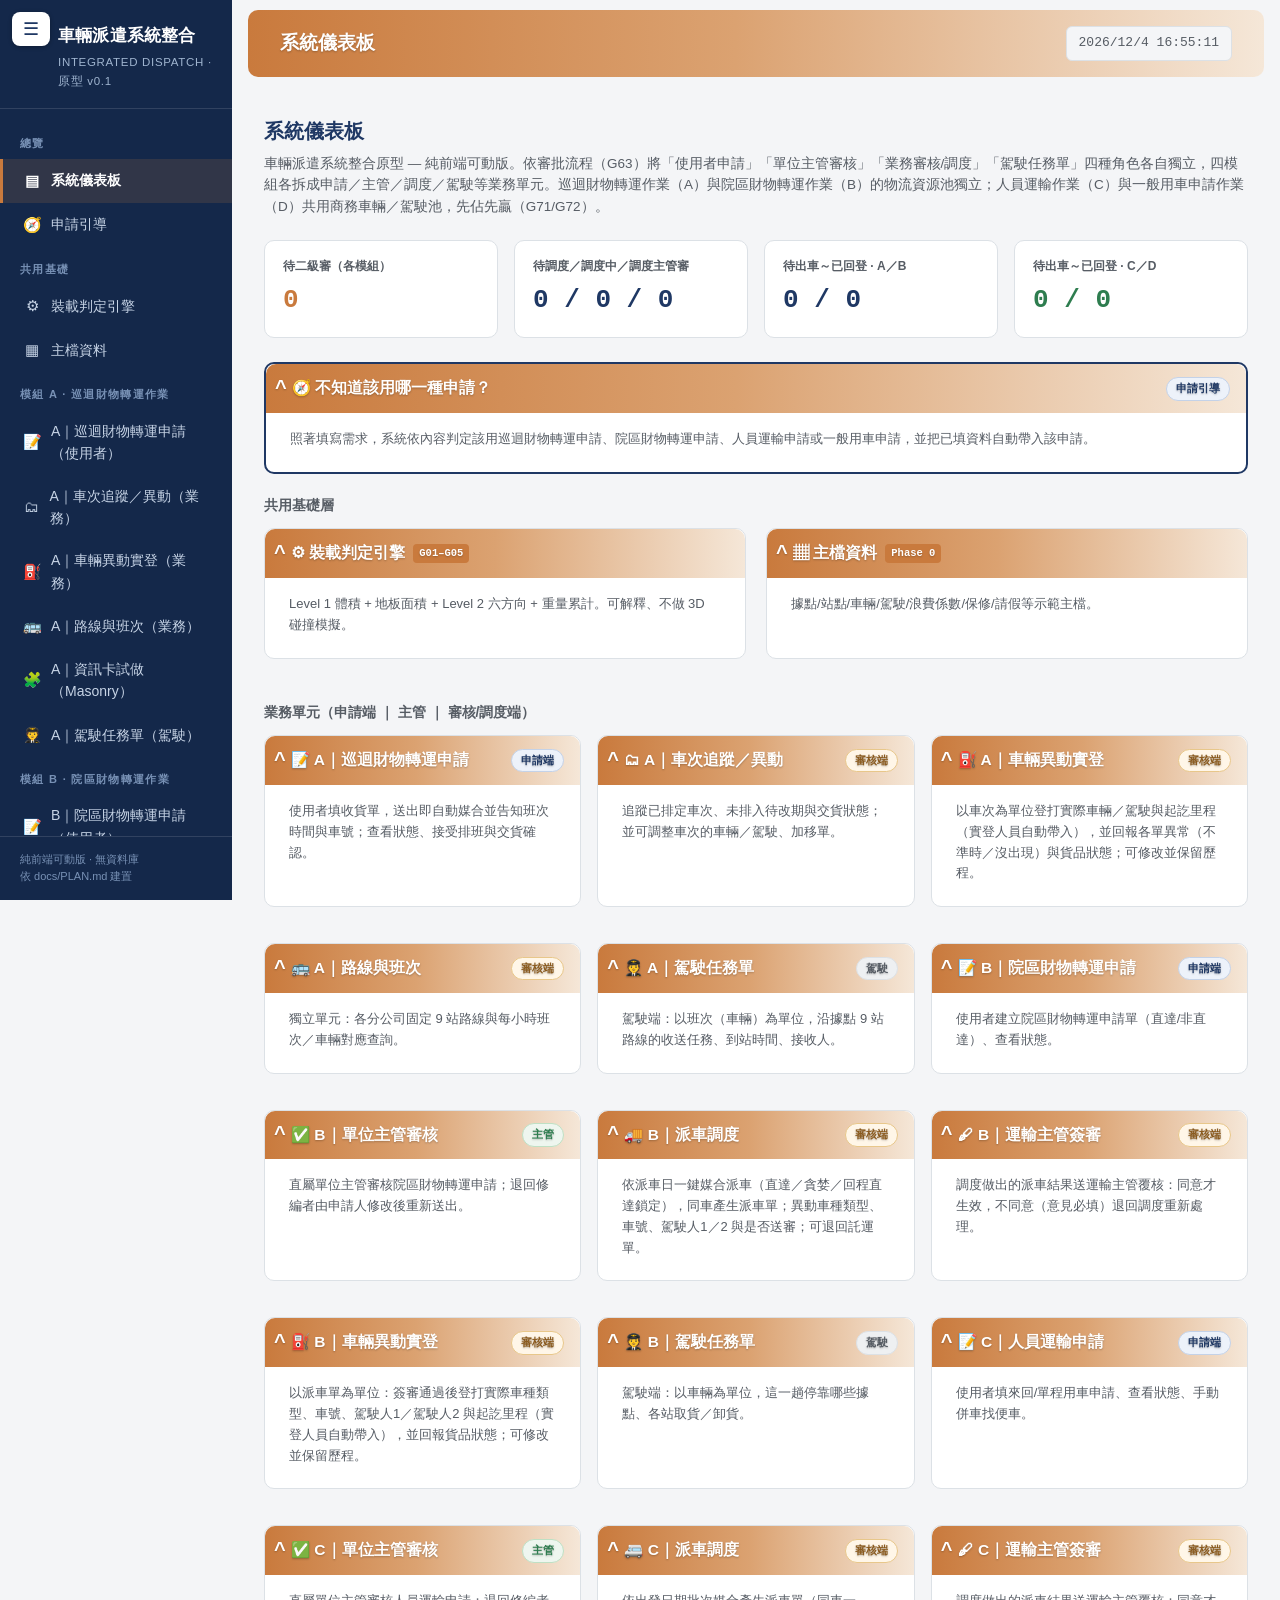
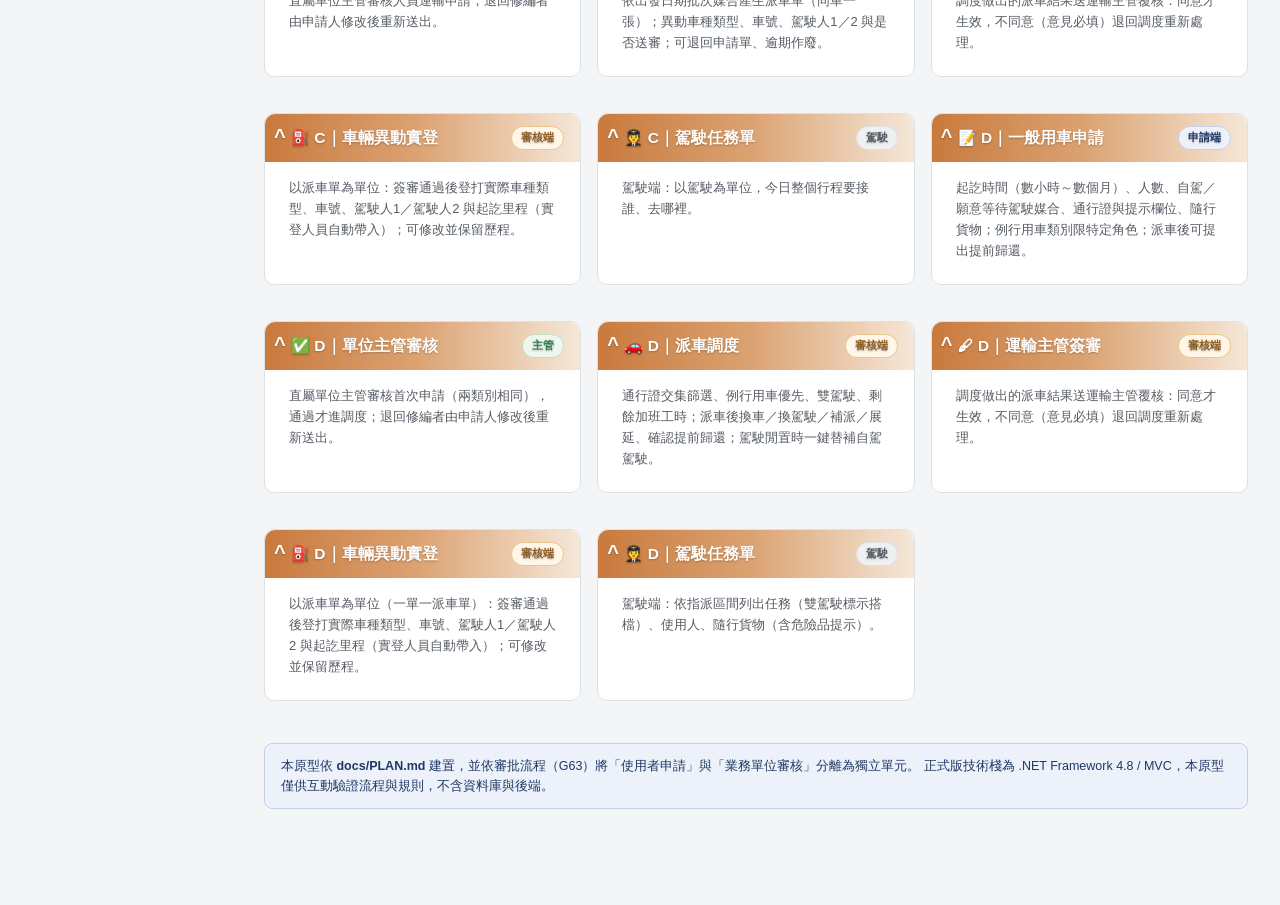
<file: index.html>
<!DOCTYPE html>
<html lang="zh-Hant">
<head>
<meta charset="UTF-8">
<meta name="viewport" content="width=device-width, initial-scale=1.0" id="viewport-meta">
<script>
  /* 手機（螢幕短邊 < 768px）：改用固定桌面寬度，讓整頁「等比縮放」塞進螢幕（像桌面版網站），
     避免固定側欄在窄直向把主內容壓成一行一字。平板／桌機維持原生 device-width 響應。 */
  (function () {
    var shortSide = Math.min(screen.width || 9999, screen.height || 9999);
    if (shortSide < 768) {
      var m = document.getElementById('viewport-meta');
      if (m) m.setAttribute('content', 'width=1100');
    }
  })();
</script>
<title>車輛派遣系統整合 — 原型</title>
<link rel="stylesheet" href="css/styles.css">
</head>
<body>

<!-- 漢堡鈕：固定於畫面左上角，點擊收合／展開左側功能選單 -->
<button id="menu-toggle" class="menu-toggle" aria-label="切換選單">☰</button>

<div class="app">
  <!-- 側邊導覽 -->
  <aside class="sidebar">
    <div class="brand">
      <div class="logo">車輛派遣系統整合</div>
      <div class="sub">INTEGRATED DISPATCH · 原型 v0.1</div>
    </div>
    <nav class="nav" id="nav"></nav>
    <div class="sidebar-foot">
      純前端可動版 · 無資料庫<br>依 docs/PLAN.md 建置
    </div>
  </aside>

  <!-- 主內容 -->
  <main class="main">
    <div class="topbar">
      <div>
        <h1 id="topbar-title">系統儀表板</h1>
        <div class="crumb" id="topbar-crumb"></div>
      </div>
      <div class="clock" id="clock"></div>
    </div>
    <div class="content">
      <div class="page active" id="page-dashboard"></div>
      <div class="page" id="page-guide"></div>
      <div class="page" id="page-engine"></div>
      <div class="page" id="page-master"></div>
      <div class="page" id="page-a_apply"></div>
      <div class="page" id="page-a_dispatch"></div>
      <div class="page" id="page-a_usage"></div>
      <div class="page" id="page-a_route"></div>
      <div class="page" id="page-a_masonry"></div>
      <div class="page" id="page-a_driver"></div>
      <div class="page" id="page-b_apply"></div>
      <div class="page" id="page-b_approve"></div>
      <div class="page" id="page-b_review"></div>
      <div class="page" id="page-b_sign"></div>
      <div class="page" id="page-b_usage"></div>
      <div class="page" id="page-b_driver"></div>
      <div class="page" id="page-c_apply"></div>
      <div class="page" id="page-c_approve"></div>
      <div class="page" id="page-c_review"></div>
      <div class="page" id="page-c_sign"></div>
      <div class="page" id="page-c_usage"></div>
      <div class="page" id="page-c_driver"></div>
      <div class="page" id="page-d_apply"></div>
      <div class="page" id="page-d_approve"></div>
      <div class="page" id="page-d_review"></div>
      <div class="page" id="page-d_sign"></div>
      <div class="page" id="page-d_usage"></div>
      <div class="page" id="page-d_driver"></div>
    </div>
  </main>
</div>

<!-- Toast -->
<div id="toast-wrap"></div>

<!-- Modal -->
<div class="modal-mask" id="modal-mask">
  <div class="modal">
    <button class="close-x" id="modal-close">✕</button>
    <h3 id="modal-title"></h3>
    <div id="modal-body"></div>
  </div>
</div>

<!-- SweetAlert 風格確認視窗（自製、無外部相依） -->
<div class="swal-mask" id="swal-mask">
  <div class="swal-box" role="alertdialog" aria-modal="true" aria-labelledby="swal-title">
    <div class="swal-icon">?</div>
    <h3 class="swal-title" id="swal-title"></h3>
    <div class="swal-text" id="swal-text"></div>
    <div class="swal-actions">
      <button class="btn btn-primary" id="swal-ok">確定</button>
      <button class="btn btn-ghost" id="swal-cancel">取消</button>
    </div>
  </div>
</div>

<!-- Masonry：表單資訊卡自適應排版（試做）。本地 vendor（v4.2.2），載入失敗時 RENDER 會退回一般 grid -->
<script src="js/vendor/masonry.pkgd.min.js"></script>
<script src="js/data.js"></script>
<script src="js/loadengine.js"></script>
<script src="js/signoff.js"></script>
<script src="js/flow.js"></script>
<script src="js/usage.js"></script>
<script src="js/moduleA.js"></script>
<script src="js/moduleB.js"></script>
<script src="js/moduleC.js"></script>
<script src="js/moduleD.js"></script>
<script src="js/guide.js"></script>
<script src="js/app.js"></script>
</body>
</html>
</file>
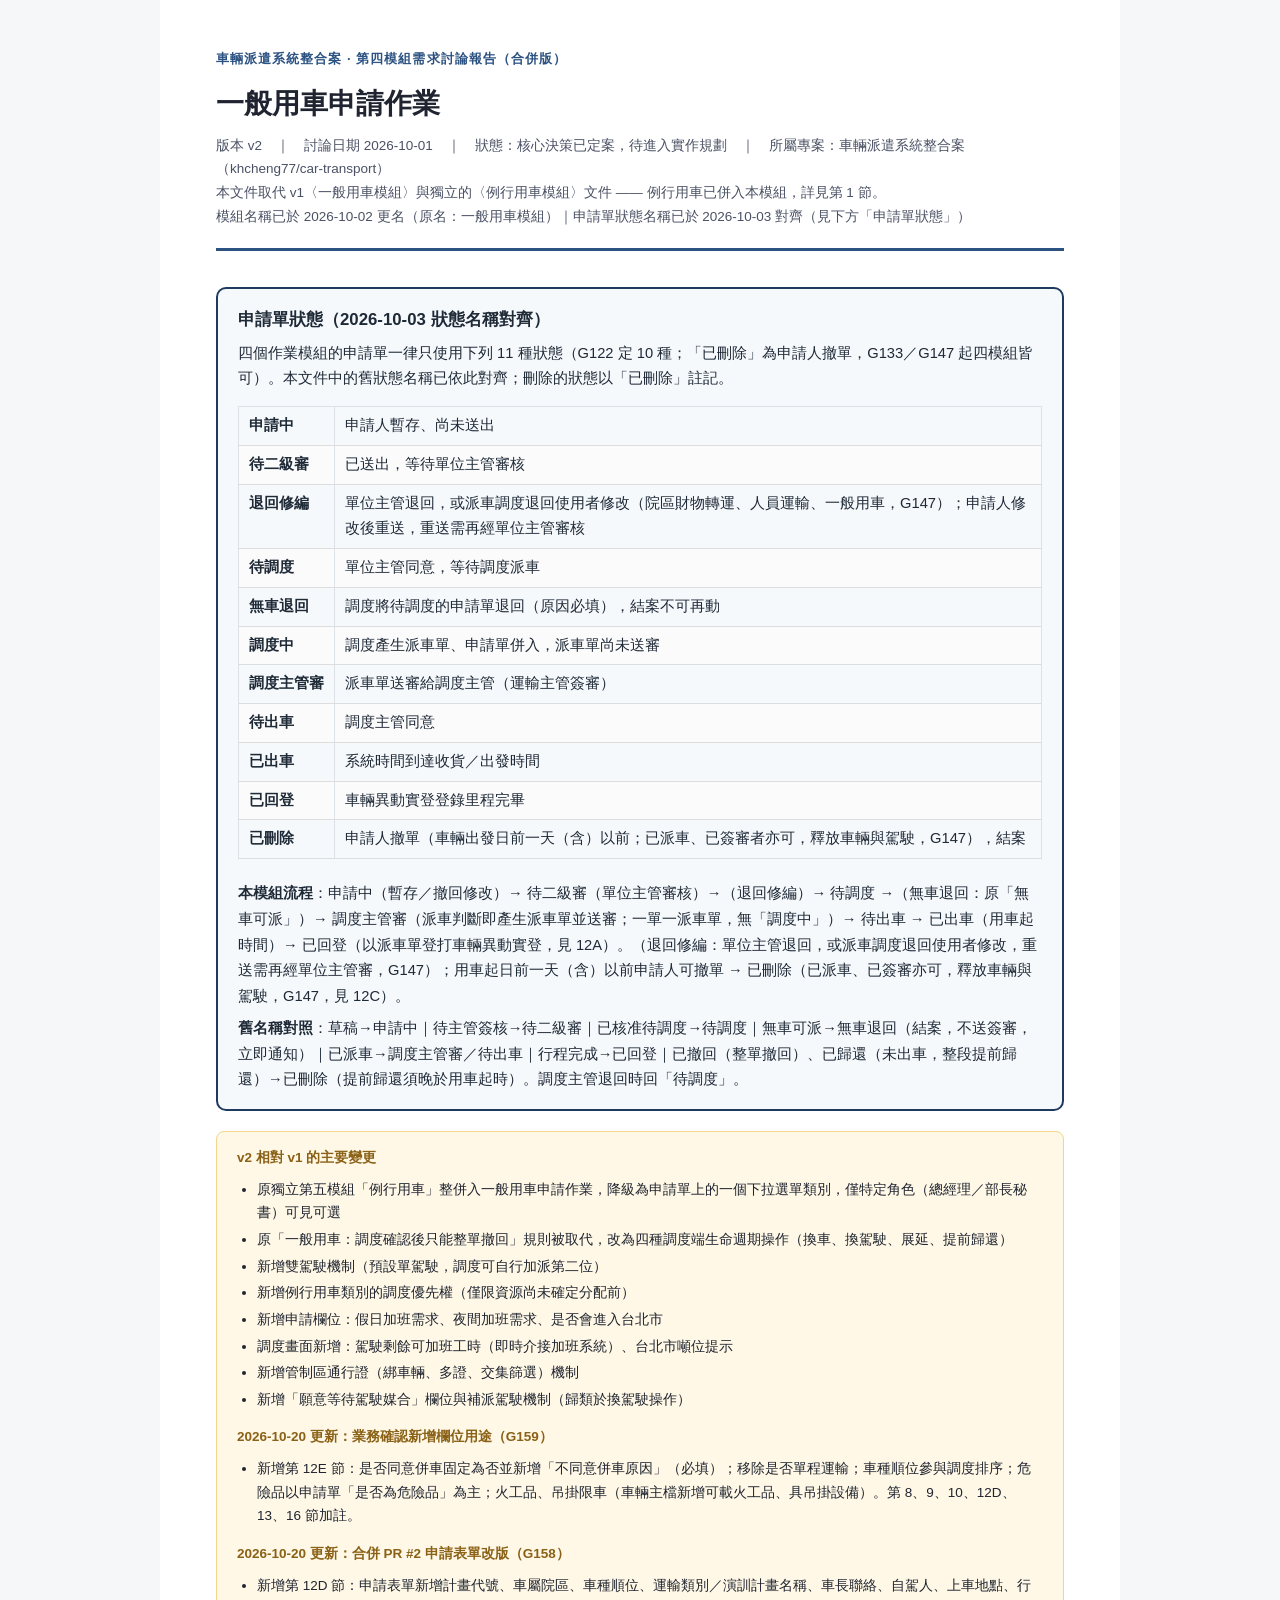
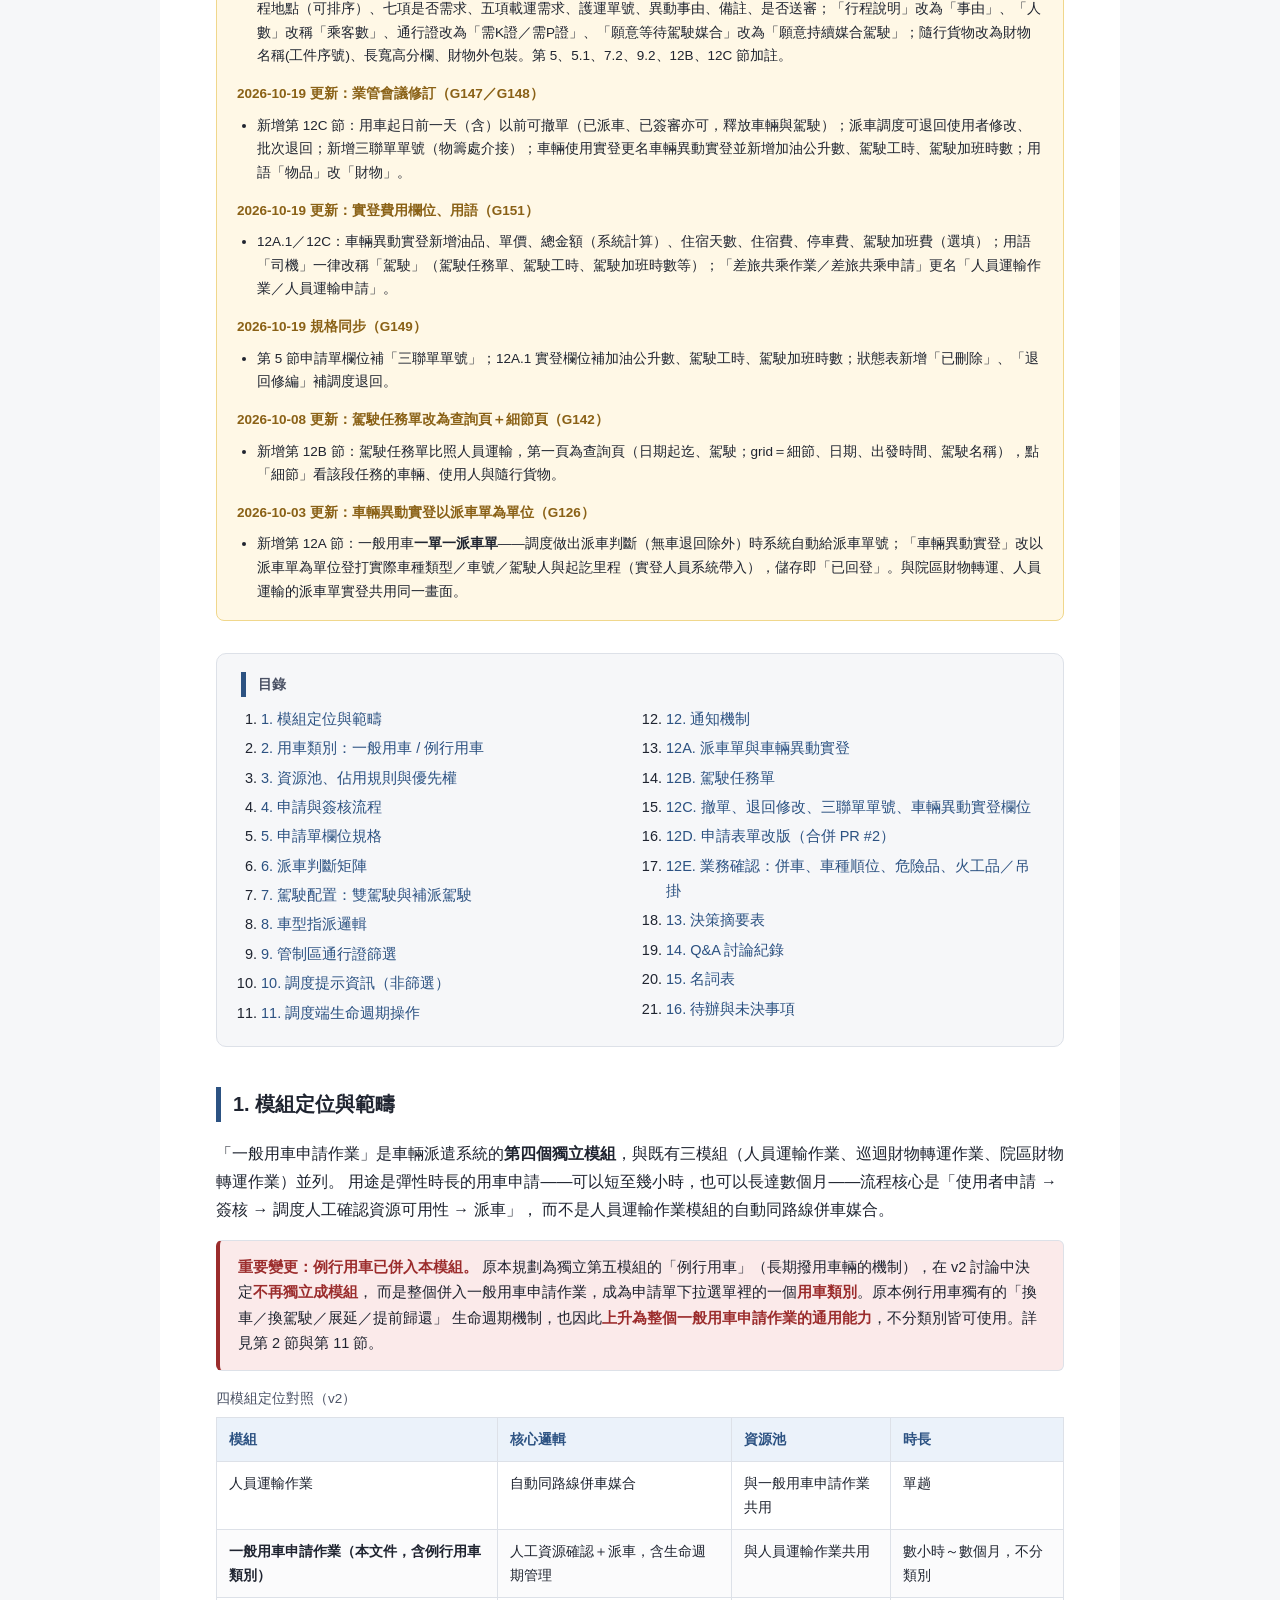
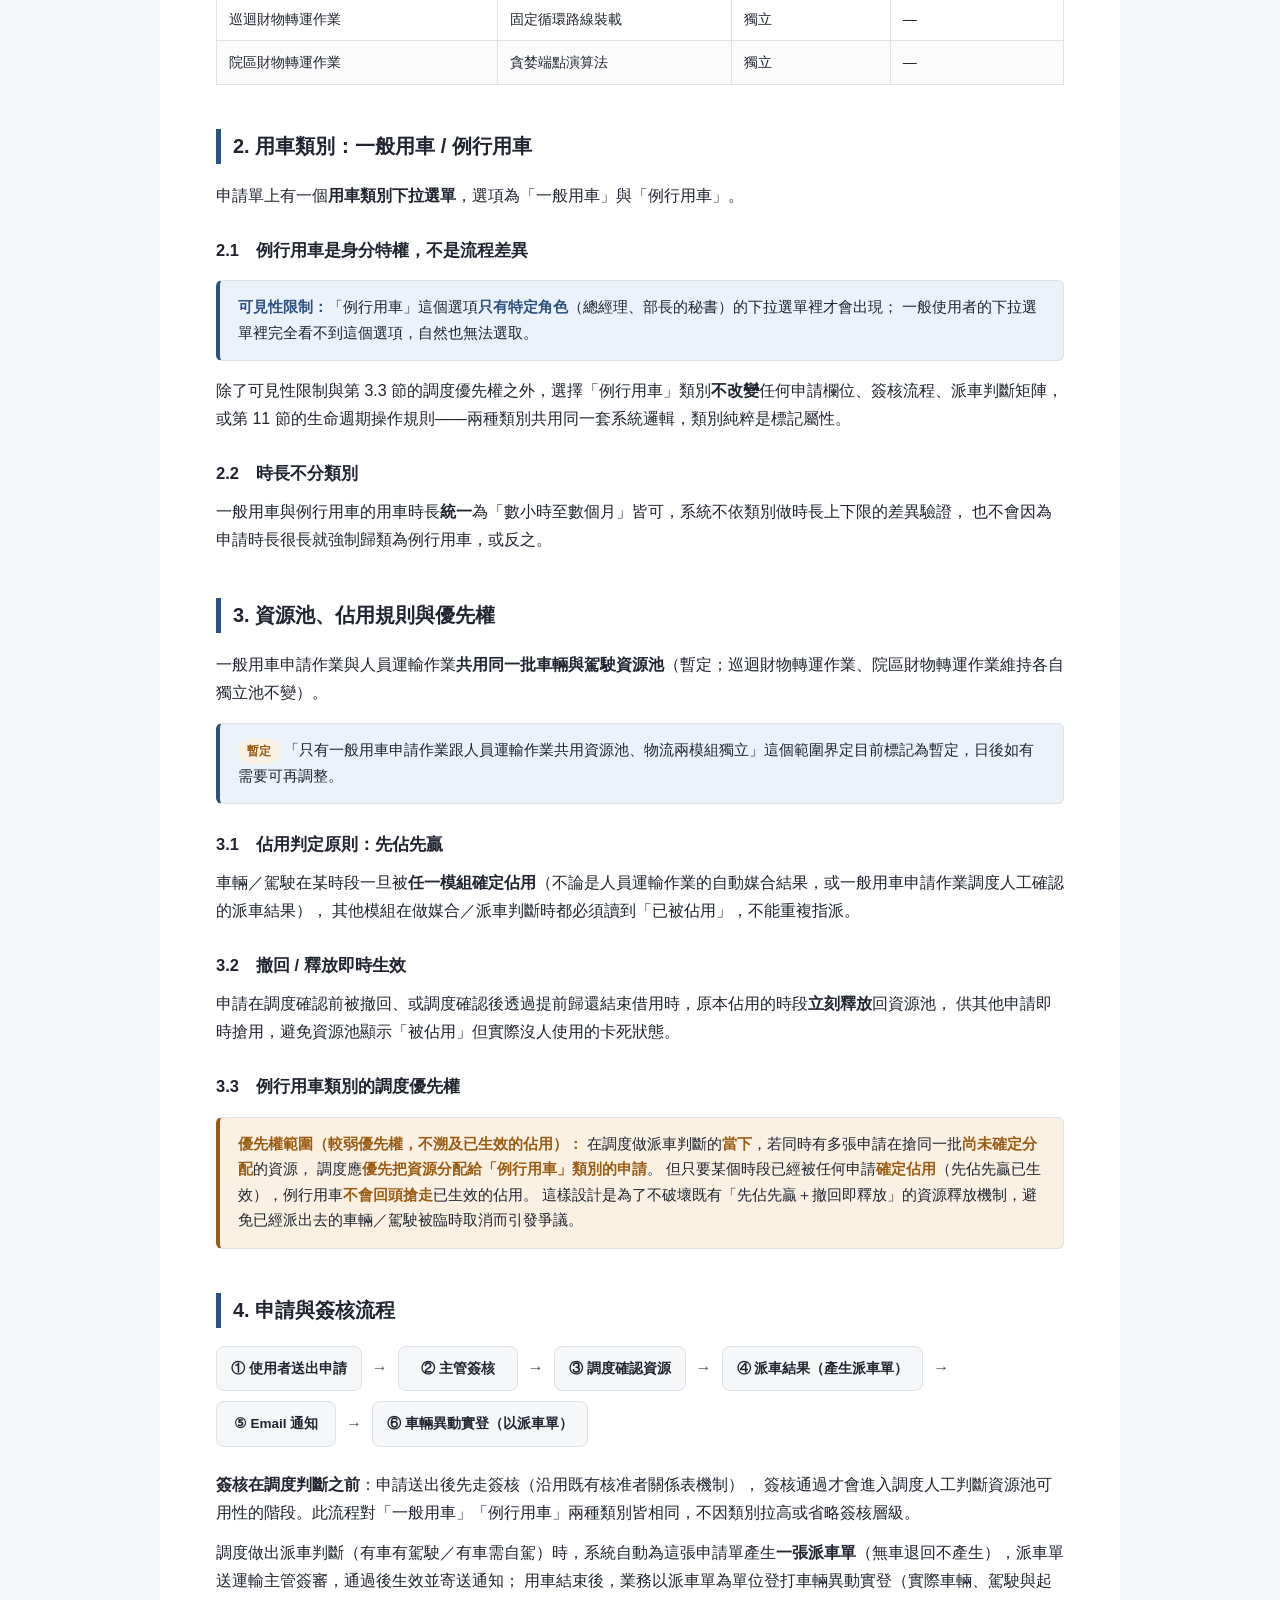
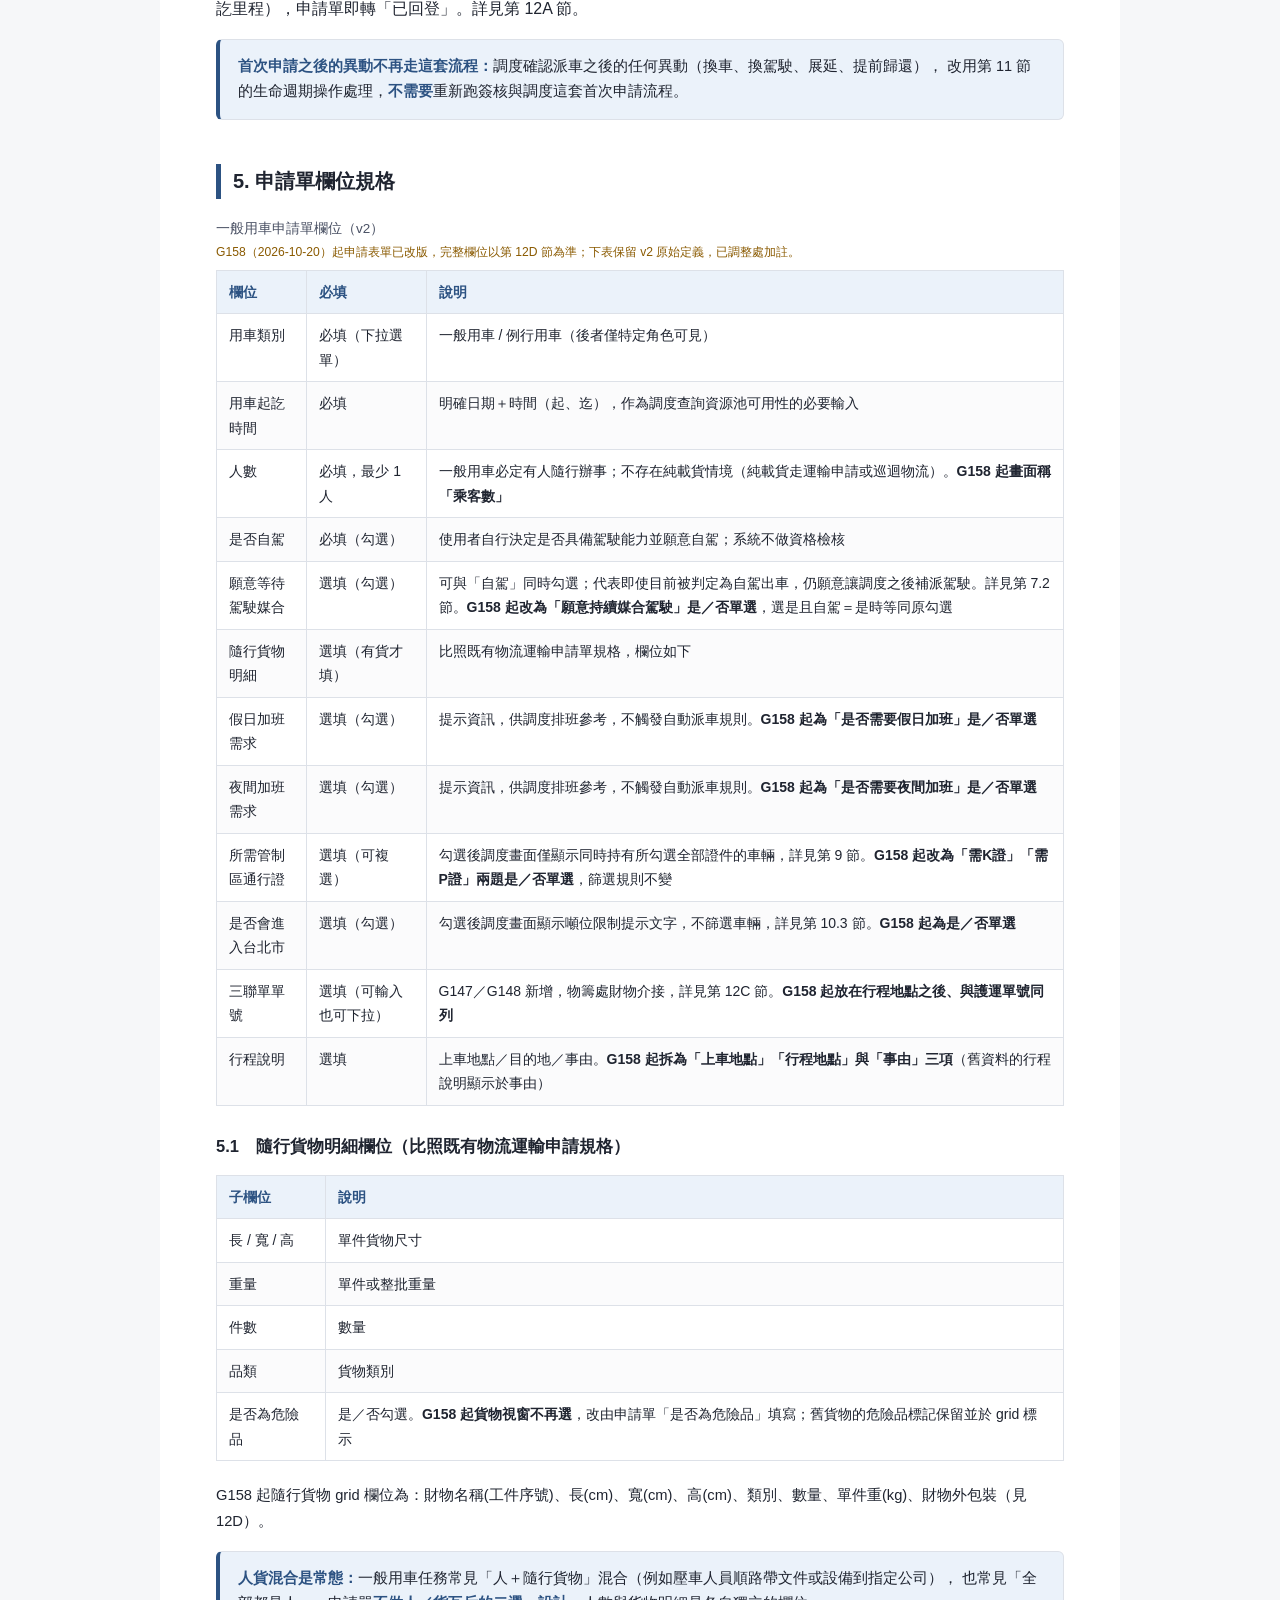
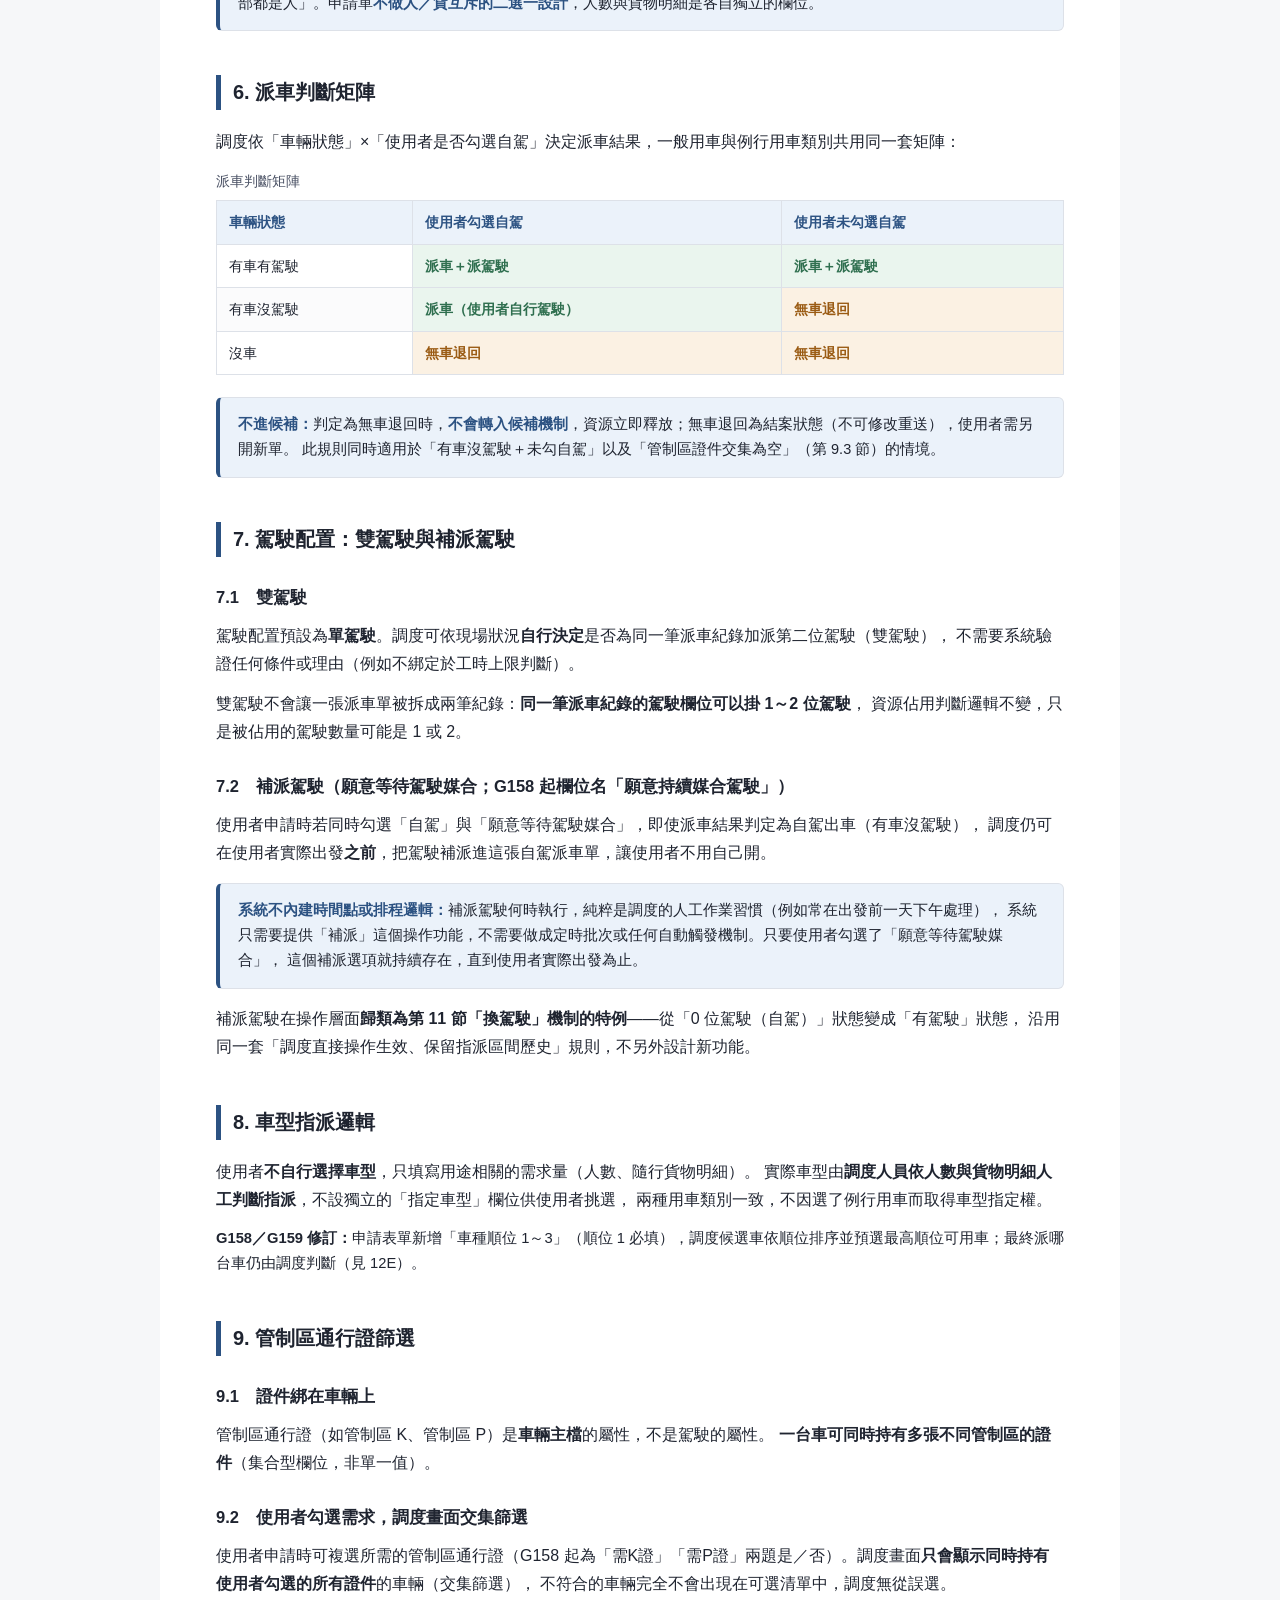
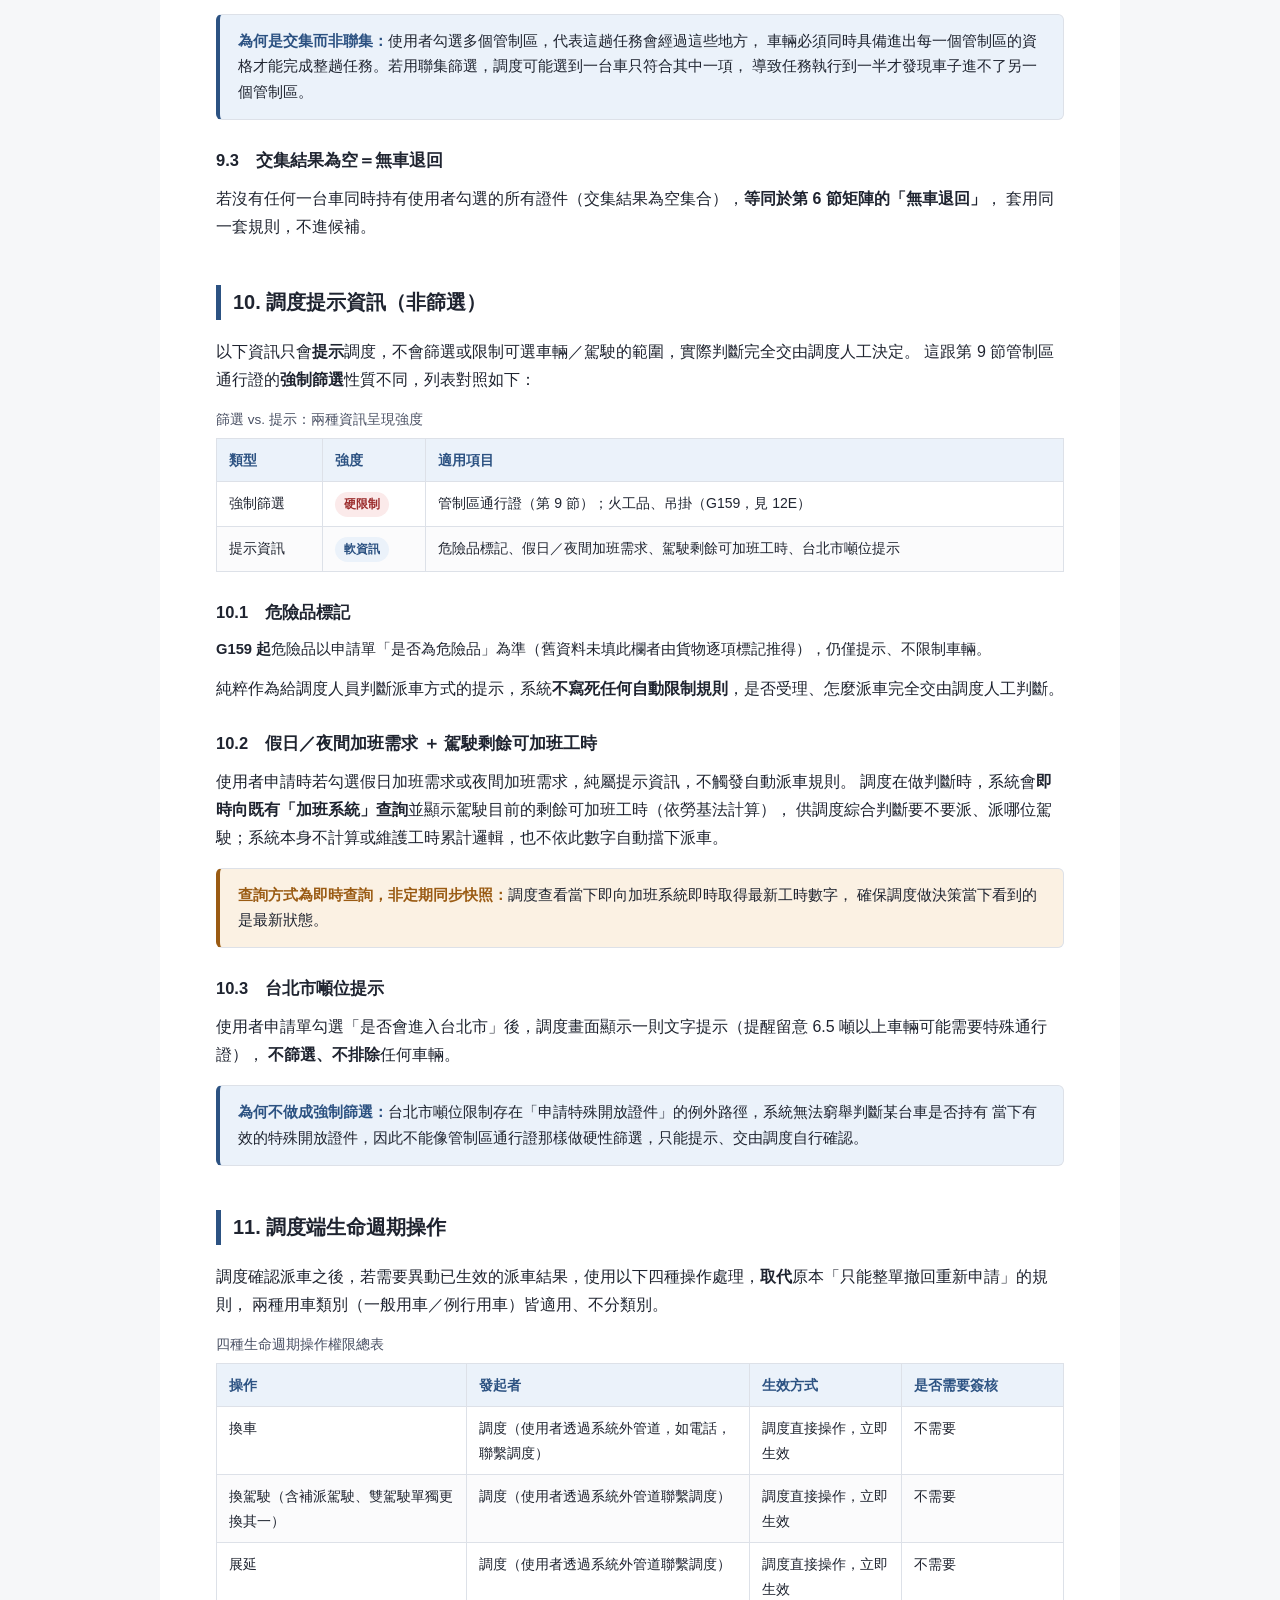
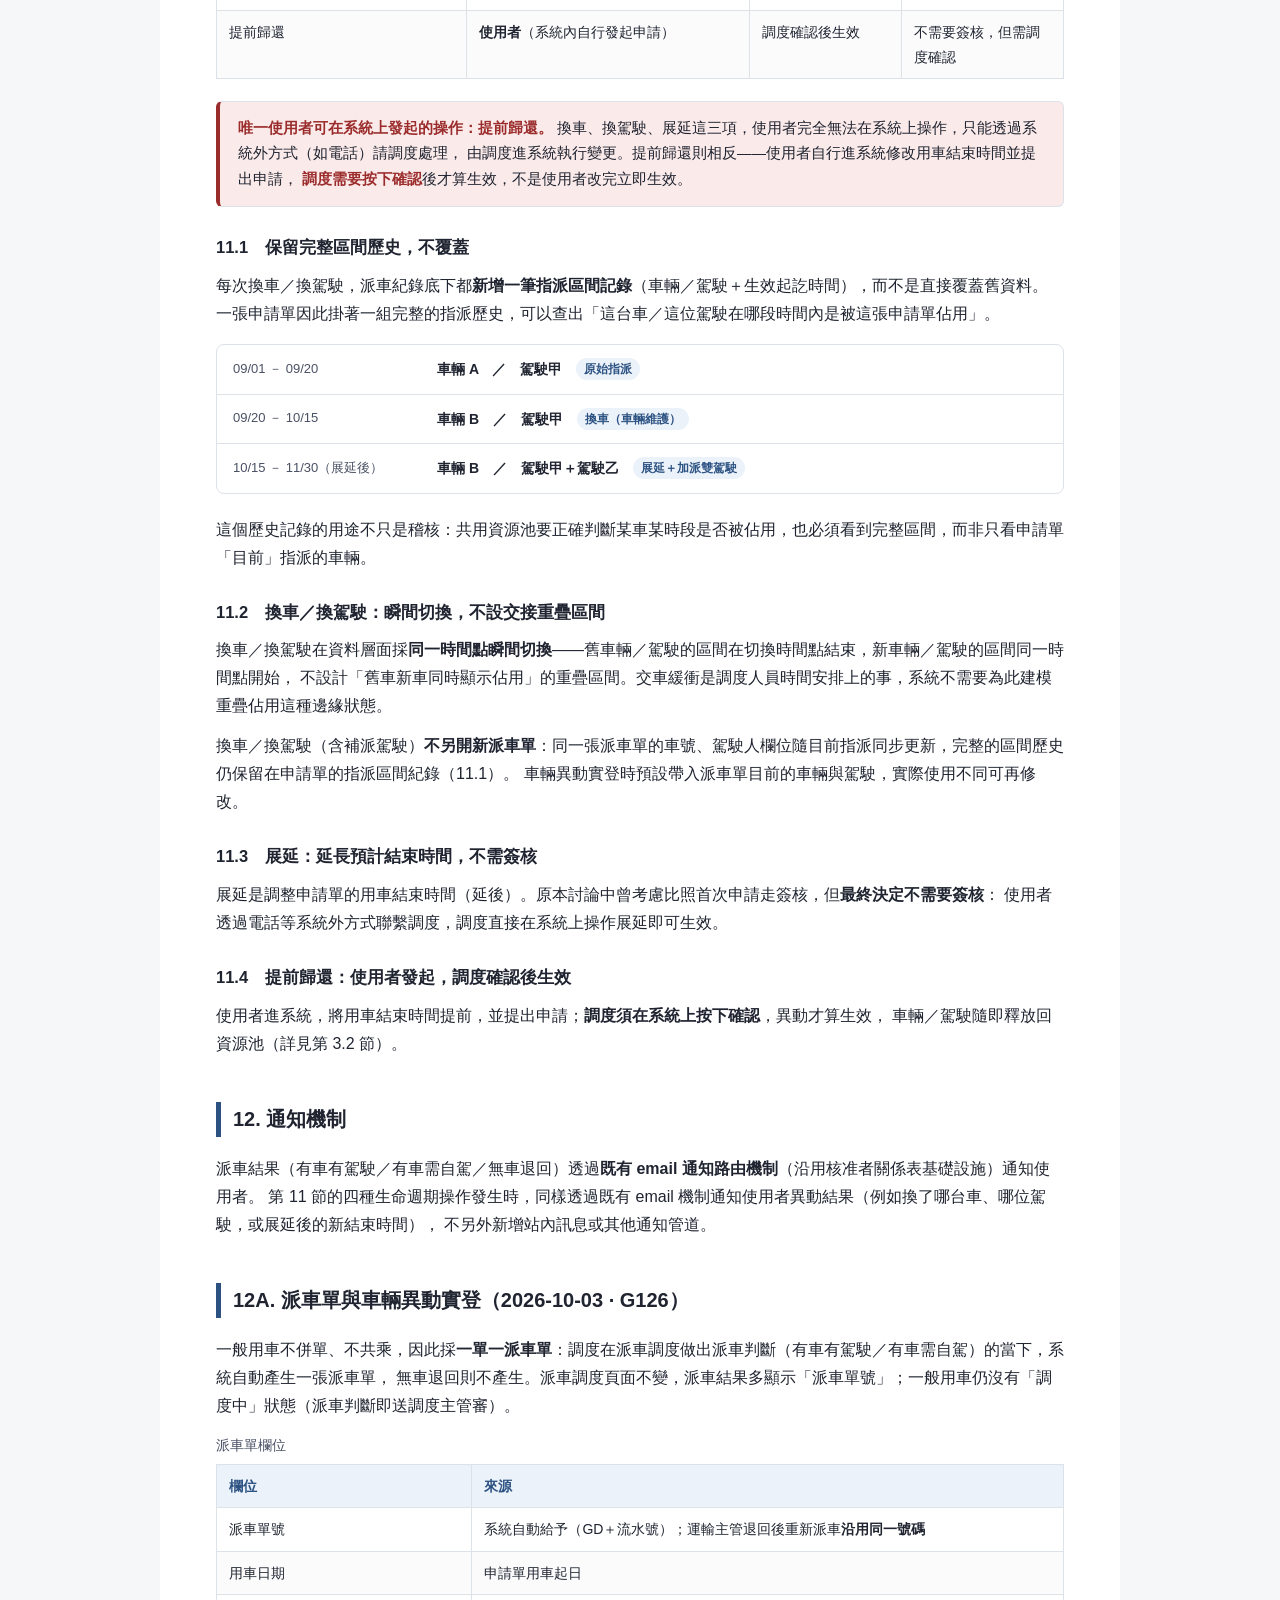
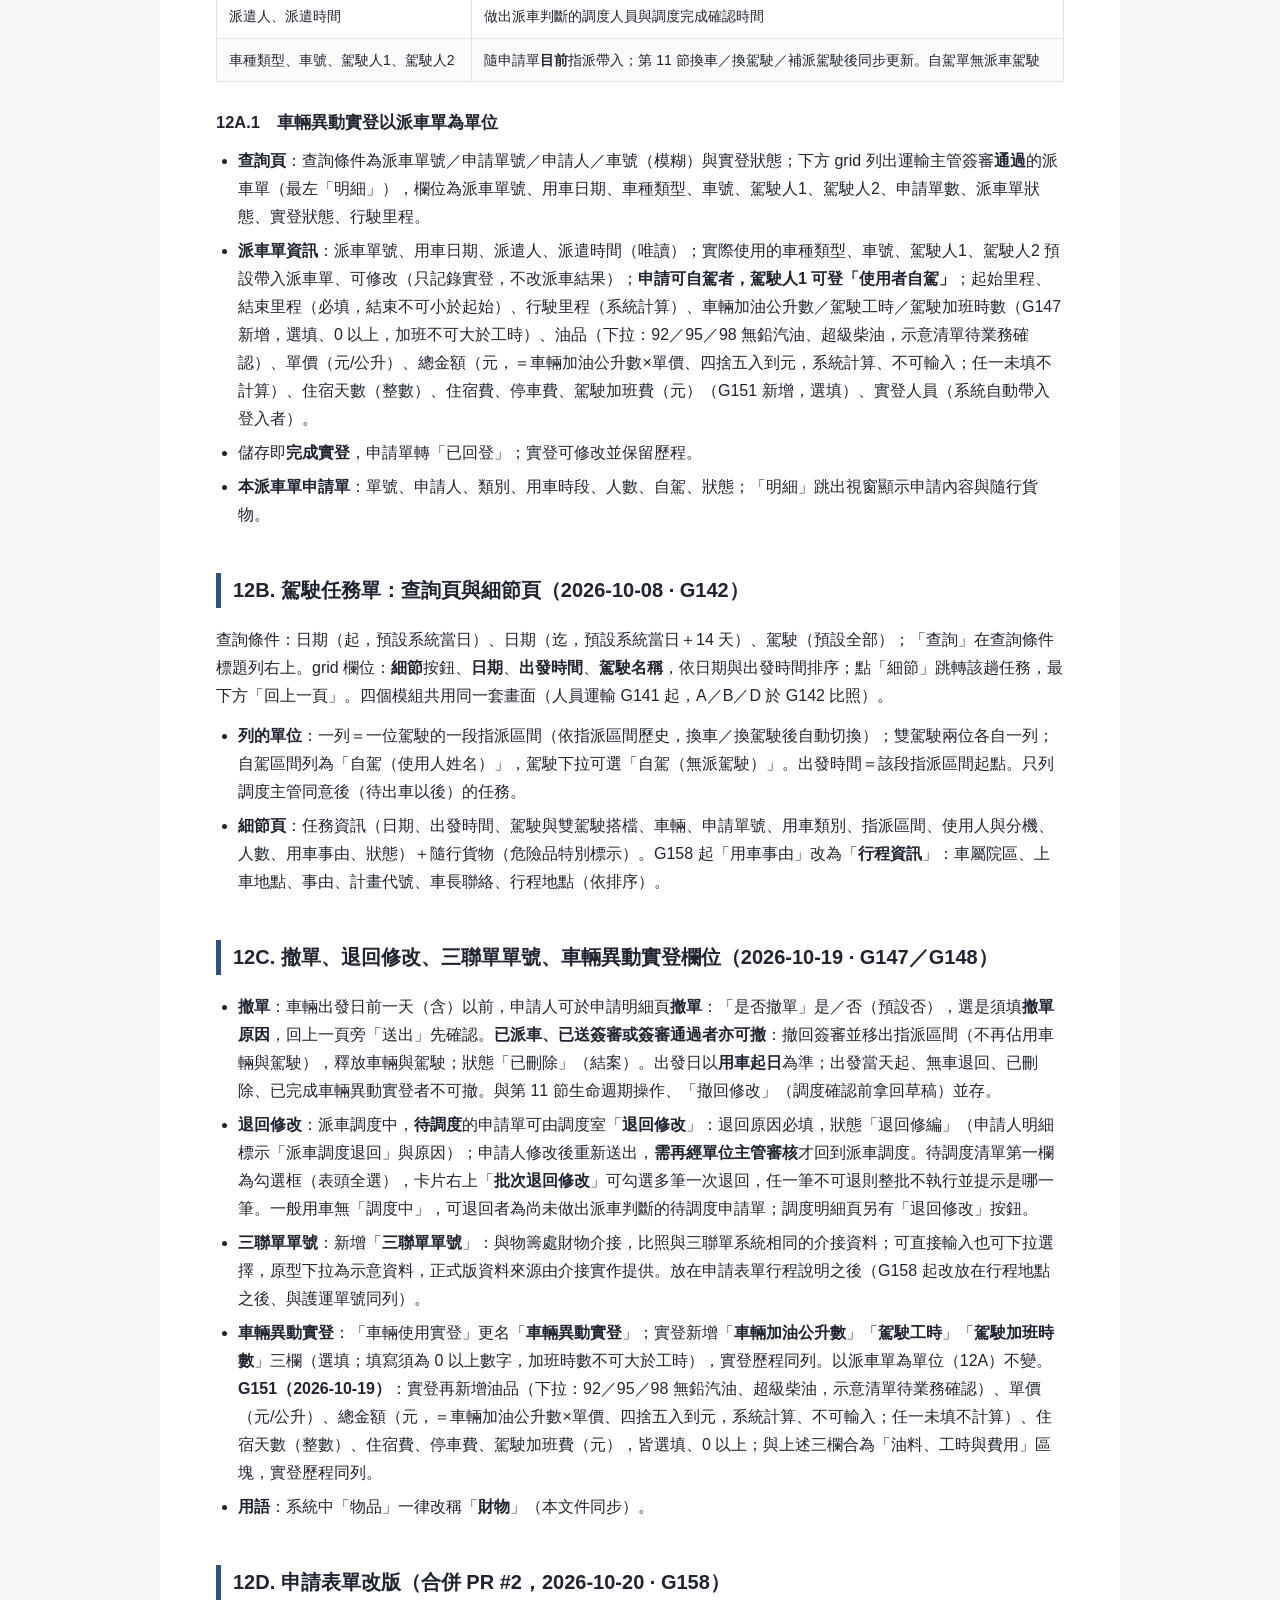
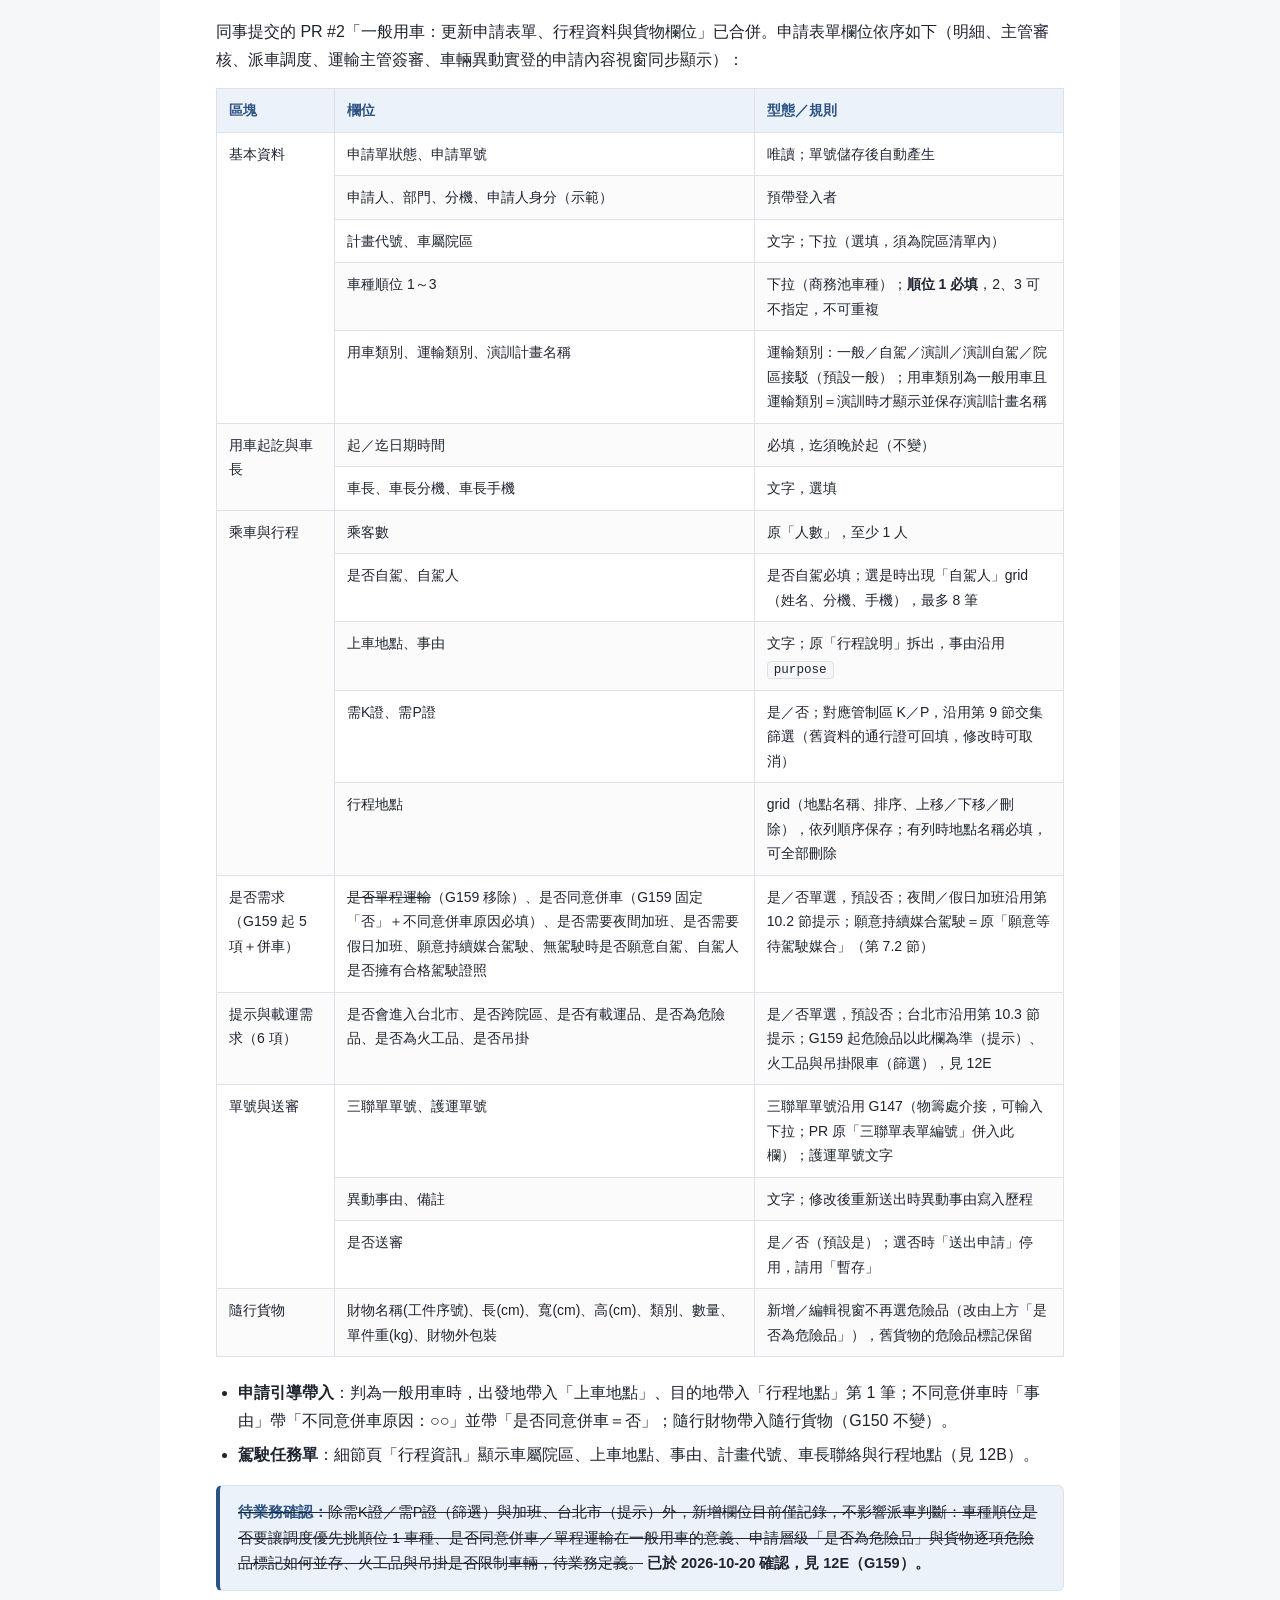
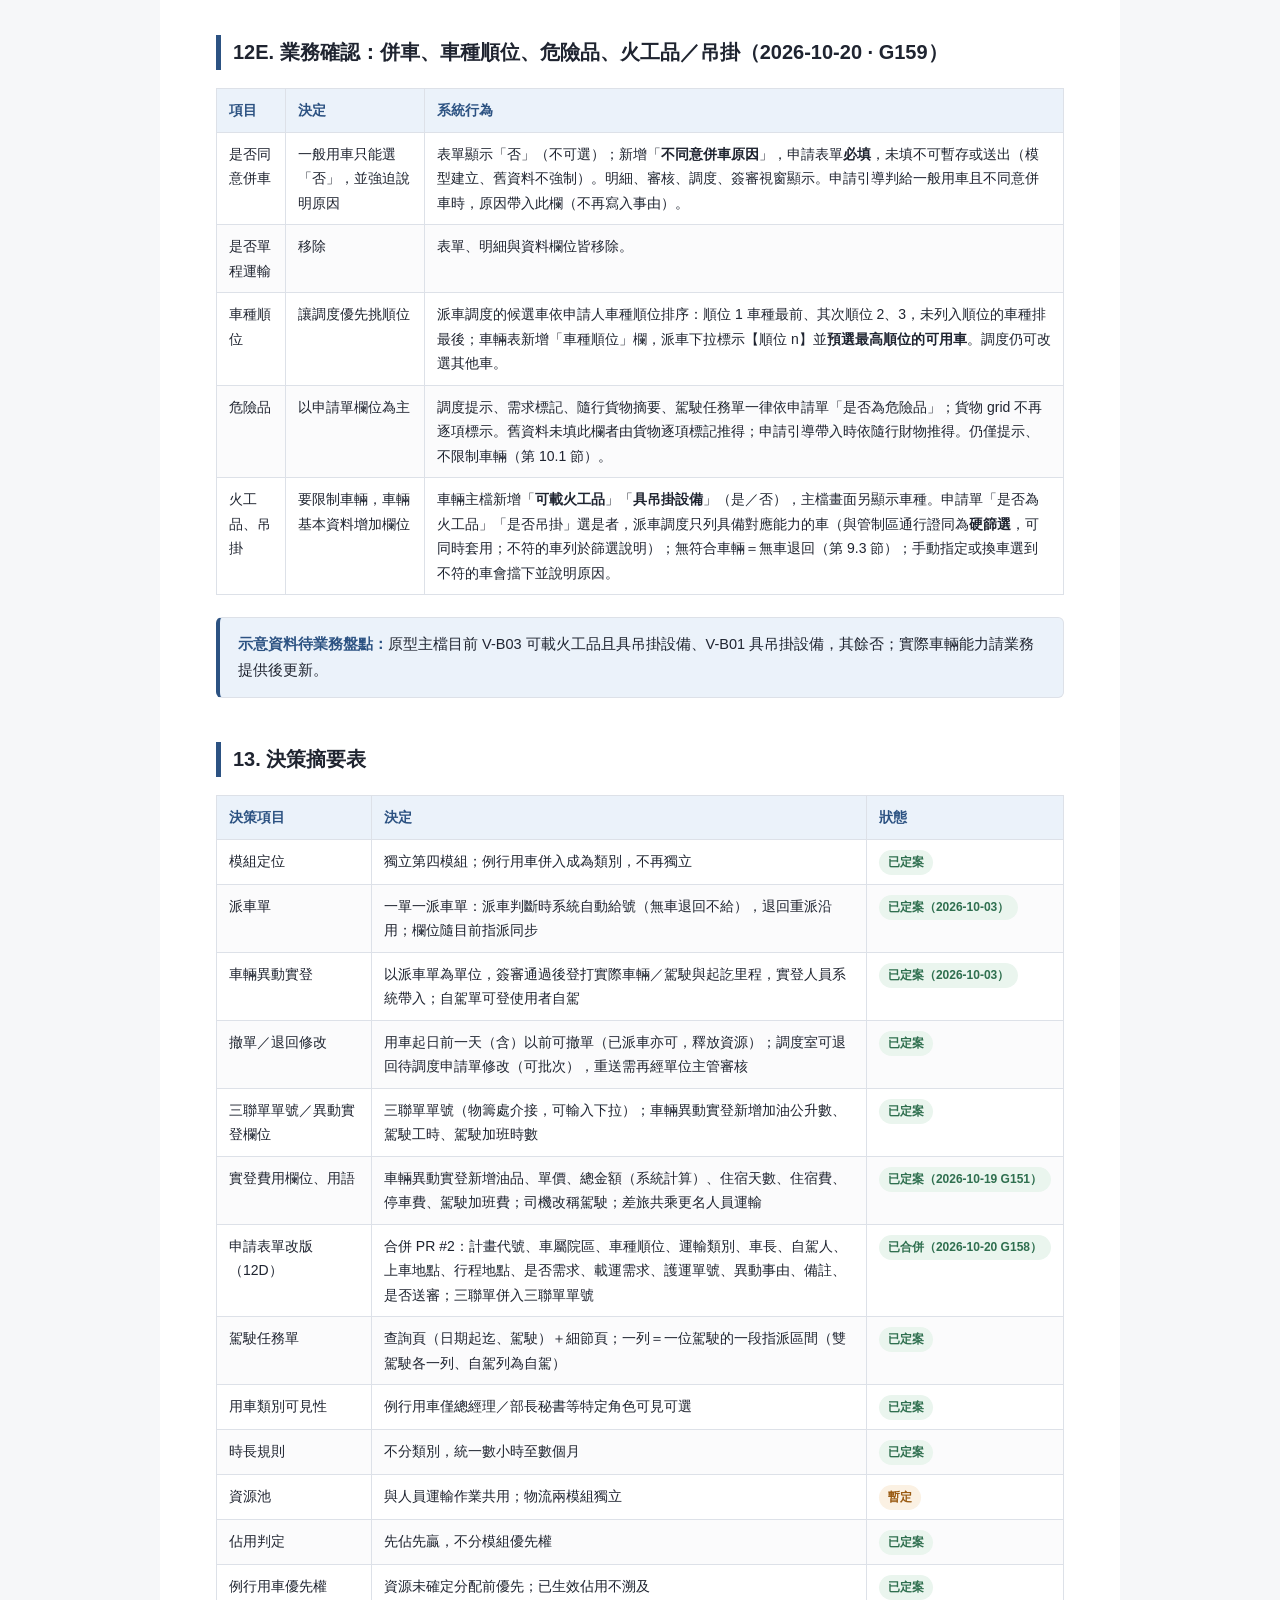
<file: docs/一般用車模組_v2.html>
<!DOCTYPE html>
<html lang="zh-Hant">
<head>
<meta charset="UTF-8">
<meta name="viewport" content="width=device-width, initial-scale=1.0">
<title>一般用車申請作業 — 需求討論報告 v2</title>
<style>
  :root {
    --ink: #1f2430;
    --ink-soft: #4a5164;
    --line: #dde1e8;
    --bg: #ffffff;
    --bg-alt: #f6f7f9;
    --accent: #2c5282;
    --accent-soft: #ebf2fa;
    --good: #2f6f4f;
    --good-bg: #eaf5ee;
    --warn: #9a5b13;
    --warn-bg: #fbf1e3;
    --crit: #9b2c2c;
    --crit-bg: #fbeaea;
  }
  * { box-sizing: border-box; }
  body {
    margin: 0;
    font-family: "Noto Sans TC", "PingFang TC", "Microsoft JhengHei", -apple-system, BlinkMacSystemFont, sans-serif;
    color: var(--ink);
    background: var(--bg-alt);
    line-height: 1.75;
  }
  .page {
    max-width: 960px;
    margin: 0 auto;
    background: var(--bg);
    padding: 48px 56px 80px;
    min-height: 100vh;
  }
  header.doc-header {
    border-bottom: 3px solid var(--accent);
    padding-bottom: 20px;
    margin-bottom: 36px;
  }
  header.doc-header .eyebrow {
    font-size: 13px;
    letter-spacing: 0.08em;
    color: var(--accent);
    font-weight: 700;
    text-transform: uppercase;
  }
  header.doc-header h1 {
    font-size: 28px;
    margin: 8px 0 6px;
  }
  header.doc-header .meta {
    font-size: 13.5px;
    color: var(--ink-soft);
  }
  .changelog {
    background: #fff8e6;
    border: 1px solid #f0d78c;
    border-radius: 8px;
    padding: 14px 20px;
    margin-bottom: 32px;
    font-size: 13.5px;
  }
  .changelog h3 { margin: 0 0 8px; font-size: 13.5px; color: #8a6116; }
  .changelog ul { margin: 0; padding-left: 20px; }
  .changelog li { margin-bottom: 3px; }

  nav.toc {
    background: var(--bg-alt);
    border: 1px solid var(--line);
    border-radius: 10px;
    padding: 18px 24px;
    margin-bottom: 40px;
    font-size: 14.5px;
  }
  nav.toc h2 {
    font-size: 14px;
    margin: 0 0 10px;
    color: var(--ink-soft);
    letter-spacing: 0.03em;
  }
  nav.toc ol {
    margin: 0;
    padding-left: 20px;
    columns: 2;
    column-gap: 32px;
  }
  nav.toc li { margin-bottom: 4px; break-inside: avoid; }
  nav.toc a { color: var(--accent); text-decoration: none; }
  nav.toc a:hover { text-decoration: underline; }

  section { margin-bottom: 44px; }
  h2 {
    font-size: 20px;
    border-left: 5px solid var(--accent);
    padding-left: 12px;
    margin: 0 0 18px;
  }
  h3 {
    font-size: 16.5px;
    margin: 26px 0 10px;
    color: var(--ink);
  }
  p { margin: 0 0 12px; }
  ul, ol { margin: 0 0 14px; padding-left: 22px; }
  li { margin-bottom: 6px; }

  table {
    width: 100%;
    border-collapse: collapse;
    font-size: 14px;
    margin: 14px 0 22px;
  }
  caption {
    text-align: left;
    font-size: 13.5px;
    color: var(--ink-soft);
    margin-bottom: 6px;
    caption-side: top;
  }
  th, td {
    border: 1px solid var(--line);
    padding: 9px 12px;
    text-align: left;
    vertical-align: top;
  }
  th {
    background: var(--accent-soft);
    font-weight: 700;
    color: var(--accent);
  }
  tr:nth-child(even) td { background: #fbfbfc; }

  .badge {
    display: inline-block;
    font-size: 12px;
    font-weight: 700;
    padding: 2px 9px;
    border-radius: 999px;
    white-space: nowrap;
  }
  .badge.decided { background: var(--good-bg); color: var(--good); }
  .badge.provisional { background: var(--warn-bg); color: var(--warn); }
  .badge.hard { background: var(--crit-bg); color: var(--crit); }
  .badge.soft { background: var(--accent-soft); color: var(--accent); }

  .callout {
    border: 1px solid var(--line);
    border-left: 4px solid var(--accent);
    background: var(--accent-soft);
    border-radius: 6px;
    padding: 14px 18px;
    font-size: 14.5px;
    margin: 16px 0;
  }
  .callout.warn {
    border-left-color: var(--warn);
    background: var(--warn-bg);
  }
  .callout.crit {
    border-left-color: var(--crit);
    background: var(--crit-bg);
  }
  .callout strong { color: var(--accent); }
  .callout.warn strong { color: var(--warn); }
  .callout.crit strong { color: var(--crit); }

  .flow {
    display: flex;
    flex-wrap: wrap;
    gap: 10px;
    align-items: center;
    margin: 18px 0 24px;
    font-size: 13.5px;
  }
  .flow .step {
    background: var(--bg-alt);
    border: 1px solid var(--line);
    border-radius: 8px;
    padding: 10px 14px;
    min-width: 120px;
    text-align: center;
    font-weight: 600;
  }
  .flow .arrow {
    color: var(--ink-soft);
    font-size: 16px;
  }

  .matrix-highlight-yes { background: var(--good-bg) !important; color: var(--good); font-weight: 700; }
  .matrix-highlight-no { background: var(--warn-bg) !important; color: var(--warn); font-weight: 700; }

  .timeline {
    border: 1px solid var(--line);
    border-radius: 8px;
    overflow: hidden;
    margin: 16px 0 22px;
  }
  .timeline .seg {
    display: flex;
    align-items: center;
    gap: 14px;
    padding: 12px 16px;
    border-bottom: 1px solid var(--line);
    font-size: 14px;
    flex-wrap: wrap;
  }
  .timeline .seg:last-child { border-bottom: none; }
  .timeline .seg .range {
    font-variant-numeric: tabular-nums;
    color: var(--ink-soft);
    font-size: 13px;
    min-width: 190px;
  }
  .timeline .seg .who { font-weight: 700; }
  .timeline .seg .tag {
    font-size: 11.5px;
    font-weight: 700;
    padding: 1px 8px;
    border-radius: 999px;
    background: var(--accent-soft);
    color: var(--accent);
  }

  .qa {
    border-bottom: 1px solid var(--line);
    padding: 14px 0;
  }
  .qa:last-child { border-bottom: none; }
  .qa .q { font-weight: 700; margin-bottom: 4px; }
  .qa .q::before { content: "Q： "; color: var(--accent); }
  .qa .a::before { content: "A： "; color: var(--ink-soft); font-weight: 700; }
  .qa .rationale {
    font-size: 13.5px;
    color: var(--ink-soft);
    margin-top: 4px;
    padding-left: 20px;
    border-left: 2px solid var(--line);
  }

  code {
    background: var(--bg-alt);
    border: 1px solid var(--line);
    border-radius: 4px;
    padding: 1px 6px;
    font-size: 0.9em;
  }

  footer {
    margin-top: 60px;
    padding-top: 20px;
    border-top: 1px solid var(--line);
    font-size: 12.5px;
    color: var(--ink-soft);
  }

  @media (max-width: 640px) {
    .page { padding: 28px 18px 60px; }
    nav.toc ol { columns: 1; }
    header.doc-header h1 { font-size: 22px; }
    .timeline .seg { flex-wrap: wrap; }
    .timeline .seg .range { min-width: 0; }
  }
</style>
</head>
<body>
<div class="page">

  <header class="doc-header">
    <div class="eyebrow">車輛派遣系統整合案 · 第四模組需求討論報告（合併版）</div>
    <h1>一般用車申請作業</h1>
    <div class="meta">
      版本 v2　｜　討論日期 2026-10-01　｜　狀態：核心決策已定案，待進入實作規劃　｜　所屬專案：車輛派遣系統整合案（khcheng77/car-transport）<br>
      本文件取代 v1〈一般用車模組〉與獨立的〈例行用車模組〉文件 —— 例行用車已併入本模組，詳見第 1 節。<br>
      模組名稱已於 2026-10-02 更名（原名：一般用車模組）｜申請單狀態名稱已於 2026-10-03 對齊（見下方「申請單狀態」）
    </div>
  </header>

<div style="border:2px solid #1f3a5f;border-radius:10px;padding:16px 20px;margin:20px 0;background:#f6f9fc;color:#1f2a37;">
  <div style="font-weight:700;font-size:1.05em;margin-bottom:6px;">申請單狀態（2026-10-03 狀態名稱對齊）</div>
  <div style="font-size:.92em;margin-bottom:10px;">四個作業模組的申請單一律只使用下列 11 種狀態（G122 定 10 種；「已刪除」為申請人撤單，G133／G147 起四模組皆可）。本文件中的舊狀態名稱已依此對齊；刪除的狀態以「已刪除」註記。</div>
  <table style="border-collapse:collapse;width:100%;font-size:.92em;"><tr><td style="padding:6px 10px;border-bottom:1px solid #ddd;white-space:nowrap;"><b>申請中</b></td><td style="padding:6px 10px;border-bottom:1px solid #ddd;">申請人暫存、尚未送出</td></tr><tr><td style="padding:6px 10px;border-bottom:1px solid #ddd;white-space:nowrap;"><b>待二級審</b></td><td style="padding:6px 10px;border-bottom:1px solid #ddd;">已送出，等待單位主管審核</td></tr><tr><td style="padding:6px 10px;border-bottom:1px solid #ddd;white-space:nowrap;"><b>退回修編</b></td><td style="padding:6px 10px;border-bottom:1px solid #ddd;">單位主管退回，或派車調度退回使用者修改（院區財物轉運、人員運輸、一般用車，G147）；申請人修改後重送，重送需再經單位主管審核</td></tr><tr><td style="padding:6px 10px;border-bottom:1px solid #ddd;white-space:nowrap;"><b>待調度</b></td><td style="padding:6px 10px;border-bottom:1px solid #ddd;">單位主管同意，等待調度派車</td></tr><tr><td style="padding:6px 10px;border-bottom:1px solid #ddd;white-space:nowrap;"><b>無車退回</b></td><td style="padding:6px 10px;border-bottom:1px solid #ddd;">調度將待調度的申請單退回（原因必填），結案不可再動</td></tr><tr><td style="padding:6px 10px;border-bottom:1px solid #ddd;white-space:nowrap;"><b>調度中</b></td><td style="padding:6px 10px;border-bottom:1px solid #ddd;">調度產生派車單、申請單併入，派車單尚未送審</td></tr><tr><td style="padding:6px 10px;border-bottom:1px solid #ddd;white-space:nowrap;"><b>調度主管審</b></td><td style="padding:6px 10px;border-bottom:1px solid #ddd;">派車單送審給調度主管（運輸主管簽審）</td></tr><tr><td style="padding:6px 10px;border-bottom:1px solid #ddd;white-space:nowrap;"><b>待出車</b></td><td style="padding:6px 10px;border-bottom:1px solid #ddd;">調度主管同意</td></tr><tr><td style="padding:6px 10px;border-bottom:1px solid #ddd;white-space:nowrap;"><b>已出車</b></td><td style="padding:6px 10px;border-bottom:1px solid #ddd;">系統時間到達收貨／出發時間</td></tr><tr><td style="padding:6px 10px;border-bottom:1px solid #ddd;white-space:nowrap;"><b>已回登</b></td><td style="padding:6px 10px;border-bottom:1px solid #ddd;">車輛異動實登登錄里程完畢</td></tr><tr><td style="padding:6px 10px;border-bottom:1px solid #ddd;white-space:nowrap;"><b>已刪除</b></td><td style="padding:6px 10px;border-bottom:1px solid #ddd;">申請人撤單（車輛出發日前一天（含）以前；已派車、已簽審者亦可，釋放車輛與駕駛，G147），結案</td></tr></table>
  <div style="font-size:.92em;margin-top:10px;"><b>本模組流程</b>：申請中（暫存／撤回修改）→ 待二級審（單位主管審核）→（退回修編）→ 待調度 →（無車退回：原「無車可派」）→ 調度主管審（派車判斷即產生派車單並送審；一單一派車單，無「調度中」）→ 待出車 → 已出車（用車起時間）→ 已回登（以派車單登打車輛異動實登，見 12A）。（退回修編：單位主管退回，或派車調度退回使用者修改，重送需再經單位主管審，G147）；用車起日前一天（含）以前申請人可撤單 → 已刪除（已派車、已簽審亦可，釋放車輛與駕駛，G147，見 12C）。</div>
  <div style="font-size:.92em;margin-top:6px;"><b>舊名稱對照</b>：草稿→申請中｜待主管簽核→待二級審｜已核准待調度→待調度｜無車可派→無車退回（結案，不送簽審，立即通知）｜已派車→調度主管審／待出車｜行程完成→已回登｜已撤回（整單撤回）、已歸還（未出車，整段提前歸還）→已刪除（提前歸還須晚於用車起時）。調度主管退回時回「待調度」。</div>
</div>


  <div class="changelog">
    <h3>v2 相對 v1 的主要變更</h3>
    <ul>
      <li>原獨立第五模組「例行用車」整併入一般用車申請作業，降級為申請單上的一個下拉選單類別，僅特定角色（總經理／部長秘書）可見可選</li>
      <li>原「一般用車：調度確認後只能整單撤回」規則被取代，改為四種調度端生命週期操作（換車、換駕駛、展延、提前歸還）</li>
      <li>新增雙駕駛機制（預設單駕駛，調度可自行加派第二位）</li>
      <li>新增例行用車類別的調度優先權（僅限資源尚未確定分配前）</li>
      <li>新增申請欄位：假日加班需求、夜間加班需求、是否會進入台北市</li>
      <li>調度畫面新增：駕駛剩餘可加班工時（即時介接加班系統）、台北市噸位提示</li>
      <li>新增管制區通行證（綁車輛、多證、交集篩選）機制</li>
      <li>新增「願意等待駕駛媒合」欄位與補派駕駛機制（歸類於換駕駛操作）</li>
    </ul>
    <h3 style="margin-top:14px;">2026-10-20 更新：業務確認新增欄位用途（G159）</h3>
    <ul>
      <li>新增第 12E 節：是否同意併車固定為否並新增「不同意併車原因」（必填）；移除是否單程運輸；車種順位參與調度排序；危險品以申請單「是否為危險品」為主；火工品、吊掛限車（車輛主檔新增可載火工品、具吊掛設備）。第 8、9、10、12D、13、16 節加註。</li>
    </ul>
    <h3 style="margin-top:14px;">2026-10-20 更新：合併 PR #2 申請表單改版（G158）</h3>
    <ul>
      <li>新增第 12D 節：申請表單新增計畫代號、車屬院區、車種順位、運輸類別／演訓計畫名稱、車長聯絡、自駕人、上車地點、行程地點（可排序）、七項是否需求、五項載運需求、護運單號、異動事由、備註、是否送審；「行程說明」改為「事由」、「人數」改稱「乘客數」、通行證改為「需K證／需P證」、「願意等待駕駛媒合」改為「願意持續媒合駕駛」；隨行貨物改為財物名稱(工件序號)、長寬高分欄、財物外包裝。第 5、5.1、7.2、9.2、12B、12C 節加註。</li>
    </ul>
    <h3 style="margin-top:14px;">2026-10-19 更新：業管會議修訂（G147／G148）</h3>
    <ul>
      <li>新增第 12C 節：用車起日前一天（含）以前可撤單（已派車、已簽審亦可，釋放車輛與駕駛）；派車調度可退回使用者修改、批次退回；新增三聯單單號（物籌處介接）；車輛使用實登更名車輛異動實登並新增加油公升數、駕駛工時、駕駛加班時數；用語「物品」改「財物」。</li>
    </ul>
    <h3 style="margin-top:14px;">2026-10-19 更新：實登費用欄位、用語（G151）</h3>
    <ul>
      <li>12A.1／12C：車輛異動實登新增油品、單價、總金額（系統計算）、住宿天數、住宿費、停車費、駕駛加班費（選填）；用語「司機」一律改稱「駕駛」（駕駛任務單、駕駛工時、駕駛加班時數等）；「差旅共乘作業／差旅共乘申請」更名「人員運輸作業／人員運輸申請」。</li>
    </ul>
    <h3 style="margin-top:14px;">2026-10-19 規格同步（G149）</h3>
    <ul>
      <li>第 5 節申請單欄位補「三聯單單號」；12A.1 實登欄位補加油公升數、駕駛工時、駕駛加班時數；狀態表新增「已刪除」、「退回修編」補調度退回。</li>
    </ul>
    <h3 style="margin-top:14px;">2026-10-08 更新：駕駛任務單改為查詢頁＋細節頁（G142）</h3>
    <ul>
      <li>新增第 12B 節：駕駛任務單比照人員運輸，第一頁為查詢頁（日期起迄、駕駛；grid＝細節、日期、出發時間、駕駛名稱），點「細節」看該段任務的車輛、使用人與隨行貨物。</li>
    </ul>
    <h3 style="margin-top:14px;">2026-10-03 更新：車輛異動實登以派車單為單位（G126）</h3>
    <ul>
      <li>新增第 12A 節：一般用車<b>一單一派車單</b>——調度做出派車判斷（無車退回除外）時系統自動給派車單號；「車輛異動實登」改以派車單為單位登打實際車種類型／車號／駕駛人與起訖里程（實登人員系統帶入），儲存即「已回登」。與院區財物轉運、人員運輸的派車單實登共用同一畫面。</li>
    </ul>
  </div>

  <nav class="toc">
    <h2>目錄</h2>
    <ol>
      <li><a href="#scope">1. 模組定位與範疇</a></li>
      <li><a href="#category">2. 用車類別：一般用車 / 例行用車</a></li>
      <li><a href="#resource">3. 資源池、佔用規則與優先權</a></li>
      <li><a href="#flow">4. 申請與簽核流程</a></li>
      <li><a href="#application">5. 申請單欄位規格</a></li>
      <li><a href="#matrix">6. 派車判斷矩陣</a></li>
      <li><a href="#driver">7. 駕駛配置：雙駕駛與補派駕駛</a></li>
      <li><a href="#vehicle">8. 車型指派邏輯</a></li>
      <li><a href="#permit">9. 管制區通行證篩選</a></li>
      <li><a href="#hints">10. 調度提示資訊（非篩選）</a></li>
      <li><a href="#lifecycle">11. 調度端生命週期操作</a></li>
      <li><a href="#notify">12. 通知機制</a></li>
      <li><a href="#usage">12A. 派車單與車輛異動實登</a></li>
      <li><a href="#driversheet">12B. 駕駛任務單</a></li>
      <li><a href="#g147">12C. 撤單、退回修改、三聯單單號、車輛異動實登欄位</a></li>
      <li><a href="#g158">12D. 申請表單改版（合併 PR #2）</a></li>
      <li><a href="#g159">12E. 業務確認：併車、車種順位、危險品、火工品／吊掛</a></li>
      <li><a href="#summary">13. 決策摘要表</a></li>
      <li><a href="#qa">14. Q&amp;A 討論紀錄</a></li>
      <li><a href="#glossary">15. 名詞表</a></li>
      <li><a href="#open">16. 待辦與未決事項</a></li>
    </ol>
  </nav>

  <section id="scope">
    <h2>1. 模組定位與範疇</h2>
    <p>
      「一般用車申請作業」是車輛派遣系統的<strong>第四個獨立模組</strong>，與既有三模組（人員運輸作業、巡迴財物轉運作業、院區財物轉運作業）並列。
      用途是彈性時長的用車申請——可以短至幾小時，也可以長達數個月——流程核心是「使用者申請 → 簽核 → 調度人工確認資源可用性 → 派車」，
      而不是人員運輸作業模組的自動同路線併車媒合。
    </p>
    <div class="callout crit">
      <strong>重要變更：例行用車已併入本模組。</strong>
      原本規劃為獨立第五模組的「例行用車」（長期撥用車輛的機制），在 v2 討論中決定<strong>不再獨立成模組</strong>，
      而是整個併入一般用車申請作業，成為申請單下拉選單裡的一個<strong>用車類別</strong>。原本例行用車獨有的「換車／換駕駛／展延／提前歸還」
      生命週期機制，也因此<strong>上升為整個一般用車申請作業的通用能力</strong>，不分類別皆可使用。詳見第 2 節與第 11 節。
    </div>
    <table>
      <caption>四模組定位對照（v2）</caption>
      <thead>
        <tr><th>模組</th><th>核心邏輯</th><th>資源池</th><th>時長</th></tr>
      </thead>
      <tbody>
        <tr><td>人員運輸作業</td><td>自動同路線併車媒合</td><td>與一般用車申請作業共用</td><td>單趟</td></tr>
        <tr><td><strong>一般用車申請作業（本文件，含例行用車類別）</strong></td><td>人工資源確認＋派車，含生命週期管理</td><td>與人員運輸作業共用</td><td>數小時～數個月，不分類別</td></tr>
        <tr><td>巡迴財物轉運作業</td><td>固定循環路線裝載</td><td>獨立</td><td>—</td></tr>
        <tr><td>院區財物轉運作業</td><td>貪婪端點演算法</td><td>獨立</td><td>—</td></tr>
      </tbody>
    </table>
  </section>

  <section id="category">
    <h2>2. 用車類別：一般用車 / 例行用車</h2>
    <p>
      申請單上有一個<strong>用車類別下拉選單</strong>，選項為「一般用車」與「例行用車」。
    </p>
    <h3>2.1　例行用車是身分特權，不是流程差異</h3>
    <div class="callout">
      <strong>可見性限制：</strong>「例行用車」這個選項<strong>只有特定角色</strong>（總經理、部長的秘書）的下拉選單裡才會出現；
      一般使用者的下拉選單裡完全看不到這個選項，自然也無法選取。
    </div>
    <p>
      除了可見性限制與第 3.3 節的調度優先權之外，選擇「例行用車」類別<strong>不改變</strong>任何申請欄位、簽核流程、派車判斷矩陣，
      或第 11 節的生命週期操作規則——兩種類別共用同一套系統邏輯，類別純粹是標記屬性。
    </p>
    <h3>2.2　時長不分類別</h3>
    <p>
      一般用車與例行用車的用車時長<strong>統一</strong>為「數小時至數個月」皆可，系統不依類別做時長上下限的差異驗證，
      也不會因為申請時長很長就強制歸類為例行用車，或反之。
    </p>
  </section>

  <section id="resource">
    <h2>3. 資源池、佔用規則與優先權</h2>
    <p>
      一般用車申請作業與人員運輸作業<strong>共用同一批車輛與駕駛資源池</strong>（暫定；巡迴財物轉運作業、院區財物轉運作業維持各自獨立池不變）。
    </p>
    <div class="callout">
      <span class="badge provisional">暫定</span>
      「只有一般用車申請作業跟人員運輸作業共用資源池、物流兩模組獨立」這個範圍界定目前標記為暫定，日後如有需要可再調整。
    </div>
    <h3>3.1　佔用判定原則：先佔先贏</h3>
    <p>
      車輛／駕駛在某時段一旦被<strong>任一模組確定佔用</strong>（不論是人員運輸作業的自動媒合結果，或一般用車申請作業調度人工確認的派車結果），
      其他模組在做媒合／派車判斷時都必須讀到「已被佔用」，不能重複指派。
    </p>
    <h3>3.2　撤回 / 釋放即時生效</h3>
    <p>
      申請在調度確認前被撤回、或調度確認後透過提前歸還結束借用時，原本佔用的時段<strong>立刻釋放</strong>回資源池，
      供其他申請即時搶用，避免資源池顯示「被佔用」但實際沒人使用的卡死狀態。
    </p>
    <h3>3.3　例行用車類別的調度優先權</h3>
    <div class="callout warn">
      <strong>優先權範圍（較弱優先權，不溯及已生效的佔用）：</strong>
      在調度做派車判斷的<strong>當下</strong>，若同時有多張申請在搶同一批<strong>尚未確定分配</strong>的資源，
      調度應<strong>優先把資源分配給「例行用車」類別的申請</strong>。
      但只要某個時段已經被任何申請<strong>確定佔用</strong>（先佔先贏已生效），例行用車<strong>不會回頭搶走</strong>已生效的佔用。
      這樣設計是為了不破壞既有「先佔先贏＋撤回即釋放」的資源釋放機制，避免已經派出去的車輛／駕駛被臨時取消而引發爭議。
    </div>
  </section>

  <section id="flow">
    <h2>4. 申請與簽核流程</h2>
    <div class="flow">
      <div class="step">① 使用者送出申請</div>
      <span class="arrow">→</span>
      <div class="step">② 主管簽核</div>
      <span class="arrow">→</span>
      <div class="step">③ 調度確認資源</div>
      <span class="arrow">→</span>
      <div class="step">④ 派車結果（產生派車單）</div>
      <span class="arrow">→</span>
      <div class="step">⑤ Email 通知</div>
      <span class="arrow">→</span>
      <div class="step">⑥ 車輛異動實登（以派車單）</div>
    </div>
    <p>
      <strong>簽核在調度判斷之前</strong>：申請送出後先走簽核（沿用既有核准者關係表機制），
      簽核通過才會進入調度人工判斷資源池可用性的階段。此流程對「一般用車」「例行用車」兩種類別皆相同，不因類別拉高或省略簽核層級。
    </p>
    <p>
      調度做出派車判斷（有車有駕駛／有車需自駕）時，系統自動為這張申請單產生<strong>一張派車單</strong>（無車退回不產生），派車單送運輸主管簽審，通過後生效並寄送通知；
      用車結束後，業務以派車單為單位登打車輛異動實登（實際車輛、駕駛與起訖里程），申請單即轉「已回登」。詳見第 12A 節。
    </p>
    <div class="callout">
      <strong>首次申請之後的異動不再走這套流程：</strong>調度確認派車之後的任何異動（換車、換駕駛、展延、提前歸還），
      改用第 11 節的生命週期操作處理，<strong>不需要</strong>重新跑簽核與調度這套首次申請流程。
    </div>
  </section>

  <section id="application">
    <h2>5. 申請單欄位規格</h2>
    <table>
      <caption>一般用車申請單欄位（v2）<br><span style="font-weight:normal;font-size:.9em;color:#8a5a00;">G158（2026-10-20）起申請表單已改版，完整欄位以第 12D 節為準；下表保留 v2 原始定義，已調整處加註。</span></caption>
      <thead>
        <tr><th>欄位</th><th>必填</th><th>說明</th></tr>
      </thead>
      <tbody>
        <tr><td>用車類別</td><td>必填（下拉選單）</td><td>一般用車 / 例行用車（後者僅特定角色可見）</td></tr>
        <tr><td>用車起訖時間</td><td>必填</td><td>明確日期＋時間（起、迄），作為調度查詢資源池可用性的必要輸入</td></tr>
        <tr><td>人數</td><td>必填，最少 1 人</td><td>一般用車必定有人隨行辦事；不存在純載貨情境（純載貨走運輸申請或巡迴物流）。<b>G158 起畫面稱「乘客數」</b></td></tr>
        <tr><td>是否自駕</td><td>必填（勾選）</td><td>使用者自行決定是否具備駕駛能力並願意自駕；系統不做資格檢核</td></tr>
        <tr><td>願意等待駕駛媒合</td><td>選填（勾選）</td><td>可與「自駕」同時勾選；代表即使目前被判定為自駕出車，仍願意讓調度之後補派駕駛。詳見第 7.2 節。<b>G158 起改為「願意持續媒合駕駛」是／否單選</b>，選是且自駕＝是時等同原勾選</td></tr>
        <tr><td>隨行貨物明細</td><td>選填（有貨才填）</td><td>比照既有物流運輸申請單規格，欄位如下</td></tr>
        <tr><td>假日加班需求</td><td>選填（勾選）</td><td>提示資訊，供調度排班參考，不觸發自動派車規則。<b>G158 起為「是否需要假日加班」是／否單選</b></td></tr>
        <tr><td>夜間加班需求</td><td>選填（勾選）</td><td>提示資訊，供調度排班參考，不觸發自動派車規則。<b>G158 起為「是否需要夜間加班」是／否單選</b></td></tr>
        <tr><td>所需管制區通行證</td><td>選填（可複選）</td><td>勾選後調度畫面僅顯示同時持有所勾選全部證件的車輛，詳見第 9 節。<b>G158 起改為「需K證」「需P證」兩題是／否單選</b>，篩選規則不變</td></tr>
        <tr><td>是否會進入台北市</td><td>選填（勾選）</td><td>勾選後調度畫面顯示噸位限制提示文字，不篩選車輛，詳見第 10.3 節。<b>G158 起為是／否單選</b></td></tr>
        <tr><td>三聯單單號</td><td>選填（可輸入也可下拉）</td><td>G147／G148 新增，物籌處財物介接，詳見第 12C 節。<b>G158 起放在行程地點之後、與護運單號同列</b></td></tr>
        <tr><td>行程說明</td><td>選填</td><td>上車地點／目的地／事由。<b>G158 起拆為「上車地點」「行程地點」與「事由」三項</b>（舊資料的行程說明顯示於事由）</td></tr>
      </tbody>
    </table>
    <h3>5.1　隨行貨物明細欄位（比照既有物流運輸申請規格）</h3>
    <table>
      <thead>
        <tr><th>子欄位</th><th>說明</th></tr>
      </thead>
      <tbody>
        <tr><td>長 / 寬 / 高</td><td>單件貨物尺寸</td></tr>
        <tr><td>重量</td><td>單件或整批重量</td></tr>
        <tr><td>件數</td><td>數量</td></tr>
        <tr><td>品類</td><td>貨物類別</td></tr>
        <tr><td>是否為危險品</td><td>是／否勾選。<b>G158 起貨物視窗不再選</b>，改由申請單「是否為危險品」填寫；舊貨物的危險品標記保留並於 grid 標示</td></tr>
      </tbody>
    </table>
    <p class="muted" style="font-size:.92em;">G158 起隨行貨物 grid 欄位為：財物名稱(工件序號)、長(cm)、寬(cm)、高(cm)、類別、數量、單件重(kg)、財物外包裝（見 12D）。</p>
    <div class="callout">
      <strong>人貨混合是常態：</strong>一般用車任務常見「人＋隨行貨物」混合（例如壓車人員順路帶文件或設備到指定公司），
      也常見「全部都是人」。申請單<strong>不做人／貨互斥的二選一設計</strong>，人數與貨物明細是各自獨立的欄位。
    </div>
  </section>

  <section id="matrix">
    <h2>6. 派車判斷矩陣</h2>
    <p>調度依「車輛狀態」×「使用者是否勾選自駕」決定派車結果，一般用車與例行用車類別共用同一套矩陣：</p>
    <table>
      <caption>派車判斷矩陣</caption>
      <thead>
        <tr><th>車輛狀態</th><th>使用者勾選自駕</th><th>使用者未勾選自駕</th></tr>
      </thead>
      <tbody>
        <tr>
          <td>有車有駕駛</td>
          <td class="matrix-highlight-yes">派車＋派駕駛</td>
          <td class="matrix-highlight-yes">派車＋派駕駛</td>
        </tr>
        <tr>
          <td>有車沒駕駛</td>
          <td class="matrix-highlight-yes">派車（使用者自行駕駛）</td>
          <td class="matrix-highlight-no">無車退回</td>
        </tr>
        <tr>
          <td>沒車</td>
          <td class="matrix-highlight-no">無車退回</td>
          <td class="matrix-highlight-no">無車退回</td>
        </tr>
      </tbody>
    </table>
    <div class="callout">
      <strong>不進候補：</strong>判定為無車退回時，<strong>不會轉入候補機制</strong>，資源立即釋放；無車退回為結案狀態（不可修改重送），使用者需另開新單。
      此規則同時適用於「有車沒駕駛＋未勾自駕」以及「管制區證件交集為空」（第 9.3 節）的情境。
    </div>
  </section>

  <section id="driver">
    <h2>7. 駕駛配置：雙駕駛與補派駕駛</h2>
    <h3>7.1　雙駕駛</h3>
    <p>
      駕駛配置預設為<strong>單駕駛</strong>。調度可依現場狀況<strong>自行決定</strong>是否為同一筆派車紀錄加派第二位駕駛（雙駕駛），
      不需要系統驗證任何條件或理由（例如不綁定於工時上限判斷）。
    </p>
    <p>
      雙駕駛不會讓一張派車單被拆成兩筆紀錄：<strong>同一筆派車紀錄的駕駛欄位可以掛 1～2 位駕駛</strong>，
      資源佔用判斷邏輯不變，只是被佔用的駕駛數量可能是 1 或 2。
    </p>
    <h3>7.2　補派駕駛（願意等待駕駛媒合；G158 起欄位名「願意持續媒合駕駛」）</h3>
    <p>
      使用者申請時若同時勾選「自駕」與「願意等待駕駛媒合」，即使派車結果判定為自駕出車（有車沒駕駛），
      調度仍可在使用者實際出發<strong>之前</strong>，把駕駛補派進這張自駕派車單，讓使用者不用自己開。
    </p>
    <div class="callout">
      <strong>系統不內建時間點或排程邏輯：</strong>補派駕駛何時執行，純粹是調度的人工作業習慣（例如常在出發前一天下午處理），
      系統只需要提供「補派」這個操作功能，不需要做成定時批次或任何自動觸發機制。只要使用者勾選了「願意等待駕駛媒合」，
      這個補派選項就持續存在，直到使用者實際出發為止。
    </div>
    <p>
      補派駕駛在操作層面<strong>歸類為第 11 節「換駕駛」機制的特例</strong>——從「0 位駕駛（自駕）」狀態變成「有駕駛」狀態，
      沿用同一套「調度直接操作生效、保留指派區間歷史」規則，不另外設計新功能。
    </p>
  </section>

  <section id="vehicle">
    <h2>8. 車型指派邏輯</h2>
    <p>
      使用者<strong>不自行選擇車型</strong>，只填寫用途相關的需求量（人數、隨行貨物明細）。
      實際車型由<strong>調度人員依人數與貨物明細人工判斷指派</strong>，不設獨立的「指定車型」欄位供使用者挑選，
      兩種用車類別一致，不因選了例行用車而取得車型指定權。
    </p>
    <p class="muted" style="font-size:.92em;"><b>G158／G159 修訂：</b>申請表單新增「車種順位 1～3」（順位 1 必填），調度候選車依順位排序並預選最高順位可用車；最終派哪台車仍由調度判斷（見 12E）。</p>
  </section>

  <section id="permit">
    <h2>9. 管制區通行證篩選</h2>
    <h3>9.1　證件綁在車輛上</h3>
    <p>
      管制區通行證（如管制區 K、管制區 P）是<strong>車輛主檔</strong>的屬性，不是駕駛的屬性。
      <strong>一台車可同時持有多張不同管制區的證件</strong>（集合型欄位，非單一值）。
    </p>
    <h3>9.2　使用者勾選需求，調度畫面交集篩選</h3>
    <p>
      使用者申請時可複選所需的管制區通行證（G158 起為「需K證」「需P證」兩題是／否）。調度畫面<strong>只會顯示同時持有使用者勾選的所有證件</strong>的車輛（交集篩選），
      不符合的車輛完全不會出現在可選清單中，調度無從誤選。
    </p>
    <div class="callout">
      <strong>為何是交集而非聯集：</strong>使用者勾選多個管制區，代表這趟任務會經過這些地方，
      車輛必須同時具備進出每一個管制區的資格才能完成整趟任務。若用聯集篩選，調度可能選到一台車只符合其中一項，
      導致任務執行到一半才發現車子進不了另一個管制區。
    </div>
    <h3>9.3　交集結果為空＝無車退回</h3>
    <p>
      若沒有任何一台車同時持有使用者勾選的所有證件（交集結果為空集合），<strong>等同於第 6 節矩陣的「無車退回」</strong>，
      套用同一套規則，不進候補。
    </p>
  </section>

  <section id="hints">
    <h2>10. 調度提示資訊（非篩選）</h2>
    <p>
      以下資訊只會<strong>提示</strong>調度，不會篩選或限制可選車輛／駕駛的範圍，實際判斷完全交由調度人工決定。
      這跟第 9 節管制區通行證的<strong>強制篩選</strong>性質不同，列表對照如下：
    </p>
    <table>
      <caption>篩選 vs. 提示：兩種資訊呈現強度</caption>
      <thead>
        <tr><th>類型</th><th>強度</th><th>適用項目</th></tr>
      </thead>
      <tbody>
        <tr><td>強制篩選</td><td><span class="badge hard">硬限制</span></td><td>管制區通行證（第 9 節）；火工品、吊掛（G159，見 12E）</td></tr>
        <tr><td>提示資訊</td><td><span class="badge soft">軟資訊</span></td><td>危險品標記、假日／夜間加班需求、駕駛剩餘可加班工時、台北市噸位提示</td></tr>
      </tbody>
    </table>
    <h3>10.1　危險品標記</h3>
    <p class="muted" style="font-size:.92em;"><b>G159 起</b>危險品以申請單「是否為危險品」為準（舊資料未填此欄者由貨物逐項標記推得），仍僅提示、不限制車輛。</p>
    <p>
      純粹作為給調度人員判斷派車方式的提示，系統<strong>不寫死任何自動限制規則</strong>，是否受理、怎麼派車完全交由調度人工判斷。
    </p>
    <h3>10.2　假日／夜間加班需求 ＋ 駕駛剩餘可加班工時</h3>
    <p>
      使用者申請時若勾選假日加班需求或夜間加班需求，純屬提示資訊，不觸發自動派車規則。
      調度在做判斷時，系統會<strong>即時向既有「加班系統」查詢</strong>並顯示駕駛目前的剩餘可加班工時（依勞基法計算），
      供調度綜合判斷要不要派、派哪位駕駛；系統本身不計算或維護工時累計邏輯，也不依此數字自動擋下派車。
    </p>
    <div class="callout warn">
      <strong>查詢方式為即時查詢，非定期同步快照：</strong>調度查看當下即向加班系統即時取得最新工時數字，
      確保調度做決策當下看到的是最新狀態。
    </div>
    <h3>10.3　台北市噸位提示</h3>
    <p>
      使用者申請單勾選「是否會進入台北市」後，調度畫面顯示一則文字提示（提醒留意 6.5 噸以上車輛可能需要特殊通行證），
      <strong>不篩選、不排除</strong>任何車輛。
    </p>
    <div class="callout">
      <strong>為何不做成強制篩選：</strong>台北市噸位限制存在「申請特殊開放證件」的例外路徑，系統無法窮舉判斷某台車是否持有
      當下有效的特殊開放證件，因此不能像管制區通行證那樣做硬性篩選，只能提示、交由調度自行確認。
    </div>
  </section>

  <section id="lifecycle">
    <h2>11. 調度端生命週期操作</h2>
    <p>
      調度確認派車之後，若需要異動已生效的派車結果，使用以下四種操作處理，<strong>取代</strong>原本「只能整單撤回重新申請」的規則，
      兩種用車類別（一般用車／例行用車）皆適用、不分類別。
    </p>
    <table>
      <caption>四種生命週期操作權限總表</caption>
      <thead>
        <tr><th>操作</th><th>發起者</th><th>生效方式</th><th>是否需要簽核</th></tr>
      </thead>
      <tbody>
        <tr>
          <td>換車</td>
          <td>調度（使用者透過系統外管道，如電話，聯繫調度）</td>
          <td>調度直接操作，立即生效</td>
          <td>不需要</td>
        </tr>
        <tr>
          <td>換駕駛（含補派駕駛、雙駕駛單獨更換其一）</td>
          <td>調度（使用者透過系統外管道聯繫調度）</td>
          <td>調度直接操作，立即生效</td>
          <td>不需要</td>
        </tr>
        <tr>
          <td>展延</td>
          <td>調度（使用者透過系統外管道聯繫調度）</td>
          <td>調度直接操作，立即生效</td>
          <td>不需要</td>
        </tr>
        <tr>
          <td>提前歸還</td>
          <td><strong>使用者</strong>（系統內自行發起申請）</td>
          <td>調度確認後生效</td>
          <td>不需要簽核，但需調度確認</td>
        </tr>
      </tbody>
    </table>
    <div class="callout crit">
      <strong>唯一使用者可在系統上發起的操作：提前歸還。</strong>
      換車、換駕駛、展延這三項，使用者完全無法在系統上操作，只能透過系統外方式（如電話）請調度處理，
      由調度進系統執行變更。提前歸還則相反——使用者自行進系統修改用車結束時間並提出申請，
      <strong>調度需要按下確認</strong>後才算生效，不是使用者改完立即生效。
    </div>
    <h3>11.1　保留完整區間歷史，不覆蓋</h3>
    <p>
      每次換車／換駕駛，派車紀錄底下都<strong>新增一筆指派區間記錄</strong>（車輛／駕駛＋生效起訖時間），而不是直接覆蓋舊資料。
      一張申請單因此掛著一組完整的指派歷史，可以查出「這台車／這位駕駛在哪段時間內是被這張申請單佔用」。
    </p>
    <div class="timeline">
      <div class="seg">
        <span class="range">09/01 － 09/20</span>
        <span class="who">車輛 A　／　駕駛甲</span>
        <span class="tag">原始指派</span>
      </div>
      <div class="seg">
        <span class="range">09/20 － 10/15</span>
        <span class="who">車輛 B　／　駕駛甲</span>
        <span class="tag">換車（車輛維護）</span>
      </div>
      <div class="seg">
        <span class="range">10/15 － 11/30（展延後）</span>
        <span class="who">車輛 B　／　駕駛甲＋駕駛乙</span>
        <span class="tag">展延＋加派雙駕駛</span>
      </div>
    </div>
    <p>
      這個歷史記錄的用途不只是稽核：共用資源池要正確判斷某車某時段是否被佔用，也必須看到完整區間，而非只看申請單「目前」指派的車輛。
    </p>
    <h3>11.2　換車／換駕駛：瞬間切換，不設交接重疊區間</h3>
    <p>
      換車／換駕駛在資料層面採<strong>同一時間點瞬間切換</strong>——舊車輛／駕駛的區間在切換時間點結束，新車輛／駕駛的區間同一時間點開始，
      不設計「舊車新車同時顯示佔用」的重疊區間。交車緩衝是調度人員時間安排上的事，系統不需要為此建模重疊佔用這種邊緣狀態。
    </p>
    <p>
      換車／換駕駛（含補派駕駛）<strong>不另開新派車單</strong>：同一張派車單的車號、駕駛人欄位隨目前指派同步更新，完整的區間歷史仍保留在申請單的指派區間紀錄（11.1）。
      車輛異動實登時預設帶入派車單目前的車輛與駕駛，實際使用不同可再修改。
    </p>
    <h3>11.3　展延：延長預計結束時間，不需簽核</h3>
    <p>
      展延是調整申請單的用車結束時間（延後）。原本討論中曾考慮比照首次申請走簽核，但<strong>最終決定不需要簽核</strong>：
      使用者透過電話等系統外方式聯繫調度，調度直接在系統上操作展延即可生效。
    </p>
    <h3>11.4　提前歸還：使用者發起，調度確認後生效</h3>
    <p>
      使用者進系統，將用車結束時間提前，並提出申請；<strong>調度須在系統上按下確認</strong>，異動才算生效，
      車輛／駕駛隨即釋放回資源池（詳見第 3.2 節）。
    </p>
  </section>

  <section id="notify">
    <h2>12. 通知機制</h2>
    <p>
      派車結果（有車有駕駛／有車需自駕／無車退回）透過<strong>既有 email 通知路由機制</strong>（沿用核准者關係表基礎設施）通知使用者。
      第 11 節的四種生命週期操作發生時，同樣透過既有 email 機制通知使用者異動結果（例如換了哪台車、哪位駕駛，或展延後的新結束時間），
      不另外新增站內訊息或其他通知管道。
    </p>
  </section>

  <section id="usage">
    <h2>12A. 派車單與車輛異動實登（2026-10-03 · G126）</h2>
    <p>
      一般用車不併單、不共乘，因此採<strong>一單一派車單</strong>：調度在派車調度做出派車判斷（有車有駕駛／有車需自駕）的當下，系統自動產生一張派車單，
      無車退回則不產生。派車調度頁面不變，派車結果多顯示「派車單號」；一般用車仍沒有「調度中」狀態（派車判斷即送調度主管審）。
    </p>
    <table>
      <caption>派車單欄位</caption>
      <thead><tr><th>欄位</th><th>來源</th></tr></thead>
      <tbody>
        <tr><td>派車單號</td><td>系統自動給予（GD＋流水號）；運輸主管退回後重新派車<strong>沿用同一號碼</strong></td></tr>
        <tr><td>用車日期</td><td>申請單用車起日</td></tr>
        <tr><td>派遣人、派遣時間</td><td>做出派車判斷的調度人員與調度完成確認時間</td></tr>
        <tr><td>車種類型、車號、駕駛人1、駕駛人2</td><td>隨申請單<strong>目前</strong>指派帶入；第 11 節換車／換駕駛／補派駕駛後同步更新。自駕單無派車駕駛</td></tr>
      </tbody>
    </table>
    <h3>12A.1　車輛異動實登以派車單為單位</h3>
    <ul>
      <li><strong>查詢頁</strong>：查詢條件為派車單號／申請單號／申請人／車號（模糊）與實登狀態；下方 grid 列出運輸主管簽審<strong>通過</strong>的派車單（最左「明細」），欄位為派車單號、用車日期、車種類型、車號、駕駛人1、駕駛人2、申請單數、派車單狀態、實登狀態、行駛里程。</li>
      <li><strong>派車單資訊</strong>：派車單號、用車日期、派遣人、派遣時間（唯讀）；實際使用的車種類型、車號、駕駛人1、駕駛人2 預設帶入派車單、可修改（只記錄實登，不改派車結果）；<strong>申請可自駕者，駕駛人1 可登「使用者自駕」</strong>；起始里程、結束里程（必填，結束不可小於起始）、行駛里程（系統計算）、車輛加油公升數／駕駛工時／駕駛加班時數（G147 新增，選填、0 以上，加班不可大於工時）、油品（下拉：92／95／98 無鉛汽油、超級柴油，示意清單待業務確認）、單價（元/公升）、總金額（元，＝車輛加油公升數×單價、四捨五入到元，系統計算、不可輸入；任一未填不計算）、住宿天數（整數）、住宿費、停車費、駕駛加班費（元）（G151 新增，選填）、實登人員（系統自動帶入登入者）。</li>
      <li>儲存即<strong>完成實登</strong>，申請單轉「已回登」；實登可修改並保留歷程。</li>
      <li><strong>本派車單申請單</strong>：單號、申請人、類別、用車時段、人數、自駕、狀態；「明細」跳出視窗顯示申請內容與隨行貨物。</li>
    </ul>
  </section>

  <section id="driversheet">
    <h2>12B. 駕駛任務單：查詢頁與細節頁（2026-10-08 · G142）</h2>
    <p>查詢條件：日期（起，預設系統當日）、日期（迄，預設系統當日＋14 天）、駕駛（預設全部）；「查詢」在查詢條件標題列右上。grid 欄位：<b>細節</b>按鈕、<b>日期</b>、<b>出發時間</b>、<b>駕駛名稱</b>，依日期與出發時間排序；點「細節」跳轉該趟任務，最下方「回上一頁」。四個模組共用同一套畫面（人員運輸 G141 起，A／B／D 於 G142 比照）。</p>
    <ul>
      <li><strong>列的單位</strong>：一列＝一位駕駛的一段指派區間（依指派區間歷史，換車／換駕駛後自動切換）；雙駕駛兩位各自一列；自駕區間列為「自駕（使用人姓名）」，駕駛下拉可選「自駕（無派駕駛）」。出發時間＝該段指派區間起點。只列調度主管同意後（待出車以後）的任務。</li>
      <li><strong>細節頁</strong>：任務資訊（日期、出發時間、駕駛與雙駕駛搭檔、車輛、申請單號、用車類別、指派區間、使用人與分機、人數、用車事由、狀態）＋隨行貨物（危險品特別標示）。G158 起「用車事由」改為「<b>行程資訊</b>」：車屬院區、上車地點、事由、計畫代號、車長聯絡、行程地點（依排序）。</li>
    </ul>
  </section>

  <section id="g147">
    <h2>12C. 撤單、退回修改、三聯單單號、車輛異動實登欄位（2026-10-19 · G147／G148）</h2>
    <ul>
      <li><strong>撤單</strong>：車輛出發日前一天（含）以前，申請人可於申請明細頁<b>撤單</b>：「是否撤單」是／否（預設否），選是須填<b>撤單原因</b>，回上一頁旁「送出」先確認。<b>已派車、已送簽審或簽審通過者亦可撤</b>：撤回簽審並移出指派區間（不再佔用車輛與駕駛），釋放車輛與駕駛；狀態「已刪除」（結案）。出發日以<b>用車起日</b>為準；出發當天起、無車退回、已刪除、已完成車輛異動實登者不可撤。與第 11 節生命週期操作、「撤回修改」（調度確認前拿回草稿）並存。</li>
      <li><strong>退回修改</strong>：派車調度中，<b>待調度</b>的申請單可由調度室「<b>退回修改</b>」：退回原因必填，狀態「退回修編」（申請人明細標示「派車調度退回」與原因）；申請人修改後重新送出，<b>需再經單位主管審核</b>才回到派車調度。待調度清單第一欄為勾選框（表頭全選），卡片右上「<b>批次退回修改</b>」可勾選多筆一次退回，任一筆不可退則整批不執行並提示是哪一筆。一般用車無「調度中」，可退回者為尚未做出派車判斷的待調度申請單；調度明細頁另有「退回修改」按鈕。</li>
      <li><strong>三聯單單號</strong>：新增「<b>三聯單單號</b>」：與物籌處財物介接，比照與三聯單系統相同的介接資料；可直接輸入也可下拉選擇，原型下拉為示意資料，正式版資料來源由介接實作提供。放在申請表單行程說明之後（G158 起改放在行程地點之後、與護運單號同列）。</li>
      <li><strong>車輛異動實登</strong>：「車輛使用實登」更名「<b>車輛異動實登</b>」；實登新增「<b>車輛加油公升數</b>」「<b>駕駛工時</b>」「<b>駕駛加班時數</b>」三欄（選填；填寫須為 0 以上數字，加班時數不可大於工時），實登歷程同列。以派車單為單位（12A）不變。<b>G151（2026-10-19）</b>：實登再新增油品（下拉：92／95／98 無鉛汽油、超級柴油，示意清單待業務確認）、單價（元/公升）、總金額（元，＝車輛加油公升數×單價、四捨五入到元，系統計算、不可輸入；任一未填不計算）、住宿天數（整數）、住宿費、停車費、駕駛加班費（元），皆選填、0 以上；與上述三欄合為「油料、工時與費用」區塊，實登歷程同列。</li>
      <li><strong>用語</strong>：系統中「物品」一律改稱「<b>財物</b>」（本文件同步）。</li>
    </ul>
  </section>

  <section id="g158">
    <h2>12D. 申請表單改版（合併 PR #2，2026-10-20 · G158）</h2>
    <p>同事提交的 PR #2「一般用車：更新申請表單、行程資料與貨物欄位」已合併。申請表單欄位依序如下（明細、主管審核、派車調度、運輸主管簽審、車輛異動實登的申請內容視窗同步顯示）：</p>
    <table>
      <thead><tr><th>區塊</th><th>欄位</th><th>型態／規則</th></tr></thead>
      <tbody>
        <tr><td rowspan="5">基本資料</td><td>申請單狀態、申請單號</td><td>唯讀；單號儲存後自動產生</td></tr>
        <tr><td>申請人、部門、分機、申請人身分（示範）</td><td>預帶登入者</td></tr>
        <tr><td>計畫代號、車屬院區</td><td>文字；下拉（選填，須為院區清單內）</td></tr>
        <tr><td>車種順位 1～3</td><td>下拉（商務池車種）；<b>順位 1 必填</b>，2、3 可不指定，不可重複</td></tr>
        <tr><td>用車類別、運輸類別、演訓計畫名稱</td><td>運輸類別：一般／自駕／演訓／演訓自駕／院區接駁（預設一般）；用車類別為一般用車且運輸類別＝演訓時才顯示並保存演訓計畫名稱</td></tr>
        <tr><td rowspan="2">用車起訖與車長</td><td>起／迄日期時間</td><td>必填，迄須晚於起（不變）</td></tr>
        <tr><td>車長、車長分機、車長手機</td><td>文字，選填</td></tr>
        <tr><td rowspan="5">乘車與行程</td><td>乘客數</td><td>原「人數」，至少 1 人</td></tr>
        <tr><td>是否自駕、自駕人</td><td>是否自駕必填；選是時出現「自駕人」grid（姓名、分機、手機），最多 8 筆</td></tr>
        <tr><td>上車地點、事由</td><td>文字；原「行程說明」拆出，事由沿用 <code>purpose</code></td></tr>
        <tr><td>需K證、需P證</td><td>是／否；對應管制區 K／P，沿用第 9 節交集篩選（舊資料的通行證可回填，修改時可取消）</td></tr>
        <tr><td>行程地點</td><td>grid（地點名稱、排序、上移／下移／刪除），依列順序保存；有列時地點名稱必填，可全部刪除</td></tr>
        <tr><td>是否需求（G159 起 5 項＋併車）</td><td><s>是否單程運輸</s>（G159 移除）、是否同意併車（G159 固定「否」＋不同意併車原因必填）、是否需要夜間加班、是否需要假日加班、願意持續媒合駕駛、無駕駛時是否願意自駕、自駕人是否擁有合格駕駛證照</td><td>是／否單選，預設否；夜間／假日加班沿用第 10.2 節提示；願意持續媒合駕駛＝原「願意等待駕駛媒合」（第 7.2 節）</td></tr>
        <tr><td>提示與載運需求（6 項）</td><td>是否會進入台北市、是否跨院區、是否有載運品、是否為危險品、是否為火工品、是否吊掛</td><td>是／否單選，預設否；台北市沿用第 10.3 節提示；G159 起危險品以此欄為準（提示）、火工品與吊掛限車（篩選），見 12E</td></tr>
        <tr><td rowspan="3">單號與送審</td><td>三聯單單號、護運單號</td><td>三聯單單號沿用 G147（物籌處介接，可輸入下拉；PR 原「三聯單表單編號」併入此欄）；護運單號文字</td></tr>
        <tr><td>異動事由、備註</td><td>文字；修改後重新送出時異動事由寫入歷程</td></tr>
        <tr><td>是否送審</td><td>是／否（預設是）；選否時「送出申請」停用，請用「暫存」</td></tr>
        <tr><td>隨行貨物</td><td>財物名稱(工件序號)、長(cm)、寬(cm)、高(cm)、類別、數量、單件重(kg)、財物外包裝</td><td>新增／編輯視窗不再選危險品（改由上方「是否為危險品」），舊貨物的危險品標記保留</td></tr>
      </tbody>
    </table>
    <ul>
      <li><strong>申請引導帶入</strong>：判為一般用車時，出發地帶入「上車地點」、目的地帶入「行程地點」第 1 筆；不同意併車時「事由」帶「不同意併車原因：○○」並帶「是否同意併車＝否」；隨行財物帶入隨行貨物（G150 不變）。</li>
      <li><strong>駕駛任務單</strong>：細節頁「行程資訊」顯示車屬院區、上車地點、事由、計畫代號、車長聯絡與行程地點（見 12B）。</li>
    </ul>
    <div class="callout"><s><strong>待業務確認：</strong>除需K證／需P證（篩選）與加班、台北市（提示）外，新增欄位目前僅記錄，不影響派車判斷：車種順位是否要讓調度優先挑順位 1 車種、是否同意併車／單程運輸在一般用車的意義、申請層級「是否為危險品」與貨物逐項危險品標記如何並存、火工品與吊掛是否限制車輛，待業務定義。</s> <b>已於 2026-10-20 確認，見 12E（G159）。</b></div>
  </section>

  <section id="g159">
    <h2>12E. 業務確認：併車、車種順位、危險品、火工品／吊掛（2026-10-20 · G159）</h2>
    <table>
      <thead><tr><th>項目</th><th>決定</th><th>系統行為</th></tr></thead>
      <tbody>
        <tr><td>是否同意併車</td><td>一般用車只能選「否」，並強迫說明原因</td><td>表單顯示「否」（不可選）；新增「<b>不同意併車原因</b>」，申請表單<b>必填</b>，未填不可暫存或送出（模型建立、舊資料不強制）。明細、審核、調度、簽審視窗顯示。申請引導判給一般用車且不同意併車時，原因帶入此欄（不再寫入事由）。</td></tr>
        <tr><td>是否單程運輸</td><td>移除</td><td>表單、明細與資料欄位皆移除。</td></tr>
        <tr><td>車種順位</td><td>讓調度優先挑順位</td><td>派車調度的候選車依申請人車種順位排序：順位 1 車種最前、其次順位 2、3，未列入順位的車種排最後；車輛表新增「車種順位」欄，派車下拉標示【順位 n】並<b>預選最高順位的可用車</b>。調度仍可改選其他車。</td></tr>
        <tr><td>危險品</td><td>以申請單欄位為主</td><td>調度提示、需求標記、隨行貨物摘要、駕駛任務單一律依申請單「是否為危險品」；貨物 grid 不再逐項標示。舊資料未填此欄者由貨物逐項標記推得；申請引導帶入時依隨行財物推得。仍僅提示、不限制車輛（第 10.1 節）。</td></tr>
        <tr><td>火工品、吊掛</td><td>要限制車輛，車輛基本資料增加欄位</td><td>車輛主檔新增「<b>可載火工品</b>」「<b>具吊掛設備</b>」（是／否），主檔畫面另顯示車種。申請單「是否為火工品」「是否吊掛」選是者，派車調度只列具備對應能力的車（與管制區通行證同為<b>硬篩選</b>，可同時套用；不符的車列於篩選說明）；無符合車輛＝無車退回（第 9.3 節）；手動指定或換車選到不符的車會擋下並說明原因。</td></tr>
      </tbody>
    </table>
    <div class="callout"><strong>示意資料待業務盤點：</strong>原型主檔目前 V-B03 可載火工品且具吊掛設備、V-B01 具吊掛設備，其餘否；實際車輛能力請業務提供後更新。</div>
  </section>

  <section id="summary">
    <h2>13. 決策摘要表</h2>
    <table>
      <thead>
        <tr><th>決策項目</th><th>決定</th><th>狀態</th></tr>
      </thead>
      <tbody>
        <tr><td>模組定位</td><td>獨立第四模組；例行用車併入成為類別，不再獨立</td><td><span class="badge decided">已定案</span></td></tr>
        <tr><td>派車單</td><td>一單一派車單：派車判斷時系統自動給號（無車退回不給），退回重派沿用；欄位隨目前指派同步</td><td><span class="badge decided">已定案（2026-10-03）</span></td></tr>
        <tr><td>車輛異動實登</td><td>以派車單為單位，簽審通過後登打實際車輛／駕駛與起訖里程，實登人員系統帶入；自駕單可登使用者自駕</td><td><span class="badge decided">已定案（2026-10-03）</span></td></tr>
        <tr><td>撤單／退回修改</td><td>用車起日前一天（含）以前可撤單（已派車亦可，釋放資源）；調度室可退回待調度申請單修改（可批次），重送需再經單位主管審核</td><td><span class="badge decided">已定案</span></td></tr>
        <tr><td>三聯單單號／異動實登欄位</td><td>三聯單單號（物籌處介接，可輸入下拉）；車輛異動實登新增加油公升數、駕駛工時、駕駛加班時數</td><td><span class="badge decided">已定案</span></td></tr>
        <tr><td>實登費用欄位、用語</td><td>車輛異動實登新增油品、單價、總金額（系統計算）、住宿天數、住宿費、停車費、駕駛加班費；司機改稱駕駛；差旅共乘更名人員運輸</td><td><span class="badge decided">已定案（2026-10-19 G151）</span></td></tr>
        <tr><td>申請表單改版（12D）</td><td>合併 PR #2：計畫代號、車屬院區、車種順位、運輸類別、車長、自駕人、上車地點、行程地點、是否需求、載運需求、護運單號、異動事由、備註、是否送審；三聯單併入三聯單單號</td><td><span class="badge decided">已合併（2026-10-20 G158）</span></td></tr>
        <tr><td>駕駛任務單</td><td>查詢頁（日期起迄、駕駛）＋細節頁；一列＝一位駕駛的一段指派區間（雙駕駛各一列、自駕列為自駕）</td><td><span class="badge decided">已定案</span></td></tr>
        <tr><td>用車類別可見性</td><td>例行用車僅總經理／部長秘書等特定角色可見可選</td><td><span class="badge decided">已定案</span></td></tr>
        <tr><td>時長規則</td><td>不分類別，統一數小時至數個月</td><td><span class="badge decided">已定案</span></td></tr>
        <tr><td>資源池</td><td>與人員運輸作業共用；物流兩模組獨立</td><td><span class="badge provisional">暫定</span></td></tr>
        <tr><td>佔用判定</td><td>先佔先贏，不分模組優先權</td><td><span class="badge decided">已定案</span></td></tr>
        <tr><td>例行用車優先權</td><td>資源未確定分配前優先；已生效佔用不溯及</td><td><span class="badge decided">已定案</span></td></tr>
        <tr><td>有車沒駕駛＋不自駕</td><td>不進候補，直接無車退回</td><td><span class="badge decided">已定案</span></td></tr>
        <tr><td>車型指派</td><td>調度依人數＋貨物明細人工指派，不分類別</td><td><span class="badge decided">已定案</span></td></tr>
        <tr><td>人貨欄位</td><td>人數必填（≥1）＋貨物選填，非互斥</td><td><span class="badge decided">已定案</span></td></tr>
        <tr><td>危險品規則</td><td>僅提示，不寫死自動派車規則；G159 起以申請單「是否為危險品」為準</td><td><span class="badge decided">已定案</span></td></tr>
        <tr><td>併車、車種順位、火工品／吊掛（12E）</td><td>併車固定否＋不同意併車原因必填；移除單程運輸；候選車依車種順位排序並預選；火工品／吊掛依車輛主檔硬篩選</td><td><span class="badge decided">已定案（2026-10-20 G159）</span></td></tr>
        <tr><td>自駕資格</td><td>不做系統檢核，使用者自行負責</td><td><span class="badge decided">已定案</span></td></tr>
        <tr><td>雙駕駛</td><td>預設單駕駛，調度可自由加派，同一筆紀錄掛 1～2 位駕駛</td><td><span class="badge decided">已定案</span></td></tr>
        <tr><td>補派駕駛</td><td>需使用者勾選「願意等待駕駛媒合」；歸類為換駕駛操作；系統不設時間點邏輯</td><td><span class="badge decided">已定案</span></td></tr>
        <tr><td>管制區通行證</td><td>綁車輛、可多證、交集篩選，空集合＝無車退回</td><td><span class="badge decided">已定案</span></td></tr>
        <tr><td>台北市噸位</td><td>僅文字提示，不篩選車輛（特殊開放證件例外）</td><td><span class="badge decided">已定案</span></td></tr>
        <tr><td>假日／夜間加班需求</td><td>僅提示欄位，不觸發自動規則</td><td><span class="badge decided">已定案</span></td></tr>
        <tr><td>駕駛剩餘加班工時</td><td>即時介接既有加班系統查詢，非定期快照</td><td><span class="badge decided">已定案</span></td></tr>
        <tr><td>簽核順序</td><td>先簽核，通過才進調度（僅限首次申請）</td><td><span class="badge decided">已定案</span></td></tr>
        <tr><td>調度確認後異動機制</td><td>改用換車／換駕駛／展延／提前歸還四操作，取代整單撤回規則</td><td><span class="badge decided">已定案</span></td></tr>
        <tr><td>換車／換駕駛發起權</td><td>僅調度，使用者系統外聯繫</td><td><span class="badge decided">已定案</span></td></tr>
        <tr><td>展延發起權與簽核</td><td>僅調度操作，不需簽核</td><td><span class="badge decided">已定案</span></td></tr>
        <tr><td>提前歸還發起權與生效</td><td>使用者系統內發起，調度確認後生效</td><td><span class="badge decided">已定案</span></td></tr>
        <tr><td>調度確認前撤回</td><td>使用者可自行撤回拿回修改</td><td><span class="badge decided">已定案</span></td></tr>
        <tr><td>換車／換駕駛記錄方式</td><td>保留完整區間歷史，不覆蓋</td><td><span class="badge decided">已定案</span></td></tr>
        <tr><td>換車／換駕駛切換方式</td><td>瞬間切換，不設交接重疊區間</td><td><span class="badge decided">已定案</span></td></tr>
        <tr><td>撤回／釋放後資源</td><td>立刻釋放回資源池</td><td><span class="badge decided">已定案</span></td></tr>
        <tr><td>通知機制</td><td>沿用既有 email 路由機制，涵蓋首次派車與四種生命週期操作</td><td><span class="badge decided">已定案</span></td></tr>
      </tbody>
    </table>
  </section>

  <section id="qa">
    <h2>14. Q&amp;A 討論紀錄</h2>

    <h3>14.1　v1 既有討論（一般用車基礎設計）</h3>

    <div class="qa">
      <div class="q">一般用車申請作業是獨立的第四模組，還是人員運輸作業底下的一種申請類型？</div>
      <div class="a">獨立的第四模組。</div>
      <div class="rationale">人員運輸作業核心是自動媒合併車，一般用車申請作業核心是人工資源確認派車，媒合邏輯不同，合併會讓人員運輸作業規則複雜化。</div>
    </div>

    <div class="qa">
      <div class="q">一般用車申請作業跟其他三模組共用同一個車輛／駕駛資源池嗎？</div>
      <div class="a">與人員運輸作業共用；物流兩模組維持獨立池（暫定）。</div>
      <div class="rationale">真實情況是一般用車申請作業一定會跟人員運輸作業搶同一批駕駛與車輛資源；物流車輛型態與調度邏輯不同，不需混用。</div>
    </div>

    <div class="qa">
      <div class="q">共用資源池的兩模組之間有沒有優先順序？</div>
      <div class="a">沒有，以派出／確認的時間先後決定佔用，先佔先贏。</div>
    </div>

    <div class="qa">
      <div class="q">「有車沒駕駛、使用者不自駕」時，是直接無車退回，還是轉入候補？</div>
      <div class="a">直接無車退回，不進候補。</div>
    </div>

    <div class="qa">
      <div class="q">使用者申請時是自填明確起訖時間，還是只填用途由調度決定時段？</div>
      <div class="a">使用者自填明確起訖日期時間。</div>
    </div>

    <div class="qa">
      <div class="q">車型是使用者自選，還是依用途由系統／調度判斷？</div>
      <div class="a">調度依人數與貨物需求量人工指派。</div>
    </div>

    <div class="qa">
      <div class="q">申請單上「載人」「載貨」是否為互斥選項？</div>
      <div class="a">不是。一般用車任務常見人貨混合，也常見全部都是人；純載貨走運輸申請或巡迴物流。</div>
    </div>

    <div class="qa">
      <div class="q">貨物欄位要多精細？危險品標記會不會影響自動指派？</div>
      <div class="a">比照既有物流運輸申請規格（長寬高、重量、件數、品類、危險品），危險品僅作提示，不寫死自動規則。</div>
    </div>

    <div class="qa">
      <div class="q">是否自駕需要系統做駕駛資格檢核？一般用車申請作業需不需要簽核？通知管道？</div>
      <div class="a">不做資格檢核；需要簽核（沿用核准者關係表）；通知用 email。</div>
    </div>

    <h3>14.2　例行用車整併討論</h3>

    <div class="qa">
      <div class="q">例行用車要整合進一般用車申請作業的哪一類？</div>
      <div class="a">變成一般用車申請單下拉選單裡的一個類別，不再是獨立模組；時長不再分類別，統一數小時到數個月皆可；僅特定角色（總經理、部長秘書）才能在下拉選單看到並選取這個類別。</div>
    </div>

    <div class="qa">
      <div class="q">原本例行用車獨有的換車／換駕駛／展延／提前歸還機制，合併後如何處置？</div>
      <div class="a">全數上升為整個一般用車申請作業的通用能力，一般用車與例行用車類別皆可使用，不分類別。這取代了原本「調度確認後只能整單撤回」的規則。</div>
    </div>

    <div class="qa">
      <div class="q">換車、換駕駛、展延、提前歸還，誰能發起？</div>
      <div class="a">換車、換駕駛、展延：只能由調度發起，使用者透過系統外管道（電話）聯繫調度。提前歸還：使用者可自己在系統上發起申請。</div>
    </div>

    <div class="qa">
      <div class="q">提前歸還需要簽核嗎？使用者改完時間就立即生效嗎？</div>
      <div class="a">不需要簽核，但需要調度按確認才算生效，不是使用者自己改完就立即生效。使用者進系統填寫提早回來的申請，會同步修改用車結束時間，但要等調度確認。</div>
    </div>

    <div class="qa">
      <div class="q">展延需要簽核嗎？</div>
      <div class="a">不需要。使用者打電話給調度，由調度進系統處理展延，不走簽核流程。</div>
    </div>

    <div class="qa">
      <div class="q">「例行用車」類別存在的意義，若流程規則都共用，還剩下什麼差異？</div>
      <div class="a">例行用車是一種特權身分限制——只有總經理或部長的秘書才能申請（選取這個類別），不是流程邏輯上的差異。</div>
    </div>

    <h3>14.3　資源優先權、雙駕駛</h3>

    <div class="qa">
      <div class="q">例行用車在調度安排上有優先權嗎？</div>
      <div class="a">有，絕對優先安排。</div>
    </div>

    <div class="qa">
      <div class="q">這個優先權是否可以搶走已經確定佔用的資源？</div>
      <div class="a">不行。優先權僅適用於調度判斷當下、資源尚未確定分配的情況；已確定佔用（先佔先贏生效）的資源不會被例行用車搶走，避免破壞既有資源釋放機制。</div>
    </div>

    <div class="qa">
      <div class="q">駕駛配置除了單駕駛，還有其他情況嗎？</div>
      <div class="a">有，雙駕駛，由調度安排，預設值都是一個駕駛。</div>
    </div>

    <div class="qa">
      <div class="q">雙駕駛會不會讓這張派車單被拆成兩筆紀錄？</div>
      <div class="a">不會，同一筆派車紀錄，駕駛欄位可以掛 1～2 位，資源佔用判斷邏輯不變。</div>
    </div>

    <div class="qa">
      <div class="q">雙駕駛情況下要換駕駛，是換掉其中一位嗎？</div>
      <div class="a">是，換駕駛操作支援單獨換掉其中一位、保留另一位，沿用同一套指派區間歷史機制。</div>
    </div>

    <h3>14.4　加班需求與管制區篩選</h3>

    <div class="qa">
      <div class="q">使用者申請時需要增加哪些跟加班相關的欄位？</div>
      <div class="a">假日加班需求、夜間加班需求兩個欄位。</div>
    </div>

    <div class="qa">
      <div class="q">這兩個欄位會不會影響自動派車判斷？</div>
      <div class="a">不會，先當作提示就好，不寫入自動派車判斷規則。</div>
    </div>

    <div class="qa">
      <div class="q">調度排班時需要看到什麼額外資訊？這個資訊從哪裡來？</div>
      <div class="a">駕駛目前剩餘可加班工時（依勞基法），由加班系統取得，可以串接資料。</div>
    </div>

    <div class="qa">
      <div class="q">這個工時資訊是即時查詢還是定期同步的快照？</div>
      <div class="a">即時查詢。</div>
    </div>

    <div class="qa">
      <div class="q">使用者勾選需要管制區 K、管制區 P 等證件時，系統要怎麼處理？證件是綁車輛還是駕駛？</div>
      <div class="a">目前確認是綁車。使用者勾選需要這些證件時，調度只能看到同時符合這些證件的車輛。</div>
    </div>

    <div class="qa">
      <div class="q">一台車可以同時持有多張證件嗎？多個勾選證件需求是交集還是聯集？</div>
      <div class="a">一台車可以有很多證。多個證件需求採交集——必須同時持有所有勾選的證件才會被篩選出來顯示給調度。</div>
    </div>

    <div class="qa">
      <div class="q">證件交集篩選後結果為空時怎麼處理？</div>
      <div class="a">等同於無車退回，套用同一套規則，不進候補。</div>
    </div>

    <div class="qa">
      <div class="q">進入台北市的車輛是否要限制噸位（例如只能選 6.5 噸以下）？</div>
      <div class="a">不管制，只提示就好。因為有時候會申請特殊開放證件，系統無法窮舉判斷，所以不做強制篩選，只在調度畫面顯示文字提示。</div>
    </div>

    <h3>14.5　補派駕駛（願意等待駕駛媒合）</h3>

    <div class="qa">
      <div class="q">使用者申請時勾選願意自駕、也願意等待駕駛媒合，後來真的派車沒駕駛，但出發前系統空出駕駛，調度可以怎麼做？</div>
      <div class="a">調度可以把駕駛加入已經被指派為自駕的派車單中，讓使用者不用自己開。</div>
    </div>

    <div class="qa">
      <div class="q">補派駕駛的時間界線怎麼定義？是否以用車起始時間為截止點，或由系統自動排程執行？</div>
      <div class="a">系統沒有時間點的問題，這是人類行為——都是調度在出發前一天下午執行補派駕駛的動作，純屬調度的人工作業習慣。</div>
    </div>

    <div class="qa">
      <div class="q">補派駕駛算不算獨立功能，還是歸類在既有「換駕駛」機制底下？</div>
      <div class="a">歸類在換駕駛機制底下，當作同一操作的特例（從 0 駕駛變成有駕駛），沿用同一套調度操作、直接生效、保留區間歷史規則。</div>
    </div>

  </section>

  <section id="glossary">
    <h2>15. 名詞表</h2>
    <table>
      <thead>
        <tr><th>名詞</th><th>定義</th></tr>
      </thead>
      <tbody>
        <tr>
          <td>一般用車申請作業</td>
          <td>派車系統第四個獨立模組，處理彈性時長的用車申請，流程為「申請→簽核→調度人工確認資源→派車」。v2 起涵蓋「一般用車」與「例行用車」兩種類別。</td>
        </tr>
        <tr>
          <td>例行用車（類別）</td>
          <td>一般用車申請作業下拉選單中的一個用車類別，僅總經理、部長秘書等特定角色可見可選，享有調度優先權（限資源未確定分配前）；其餘流程規則與一般用車類別完全相同。</td>
        </tr>
        <tr>
          <td>自駕</td>
          <td>使用者申請時勾選的意願，代表若只有車沒有駕駛時，使用者願意自己開車。系統不做駕駛資格檢核，由使用者自行負責是否具備開車能力。</td>
        </tr>
        <tr>
          <td>願意等待駕駛媒合</td>
          <td>可與「自駕」同時勾選的欄位，代表使用者即使被判定為自駕出車，仍願意讓調度之後補派駕駛。</td>
        </tr>
        <tr>
          <td>有車沒駕駛</td>
          <td>調度確認車輛可用但無可派駕駛的狀態；使用者若已勾自駕則派車給他，未勾則無車退回（不進候補）。</td>
        </tr>
        <tr>
          <td>雙駕駛</td>
          <td>調度自行決定為同一筆派車紀錄加派第二位駕駛的配置，預設為單駕駛，不需系統驗證條件或理由。</td>
        </tr>
        <tr>
          <td>補派駕駛</td>
          <td>調度在使用者出發前，為已判定自駕（0 位駕駛）的派車單追加指派駕駛的操作，歸類為換駕駛機制的特例。</td>
        </tr>
        <tr>
          <td>隨行貨物</td>
          <td>一般用車中附帶的貨物（一定伴隨至少 1 人出行，不會是純載貨），欄位比照既有物流運輸申請填寫：長、寬、高、重量、件數、品類、是否為危險品。</td>
        </tr>
        <tr>
          <td>管制區通行證</td>
          <td>車輛主檔的屬性，標示該車輛持有哪些管制區的通行資格。一台車可同時持有多張證件。使用者申請時勾選所需證件，調度畫面僅顯示同時符合所有勾選證件的車輛（交集篩選）。</td>
        </tr>
        <tr>
          <td>換車／換駕駛</td>
          <td>調度確認派車後，因車輛維護、駕駛請假等原因，將原指派的車輛或駕駛更換為其他資源的操作。只能由調度發起，瞬間切換，不設交接重疊區間，保留完整指派區間歷史。</td>
        </tr>
        <tr>
          <td>展延</td>
          <td>調度確認派車後，延長用車結束時間的操作。僅能由調度發起（使用者系統外聯繫），不需簽核。</td>
        </tr>
        <tr>
          <td>提前歸還</td>
          <td>使用者在系統上自行發起的申請，將用車結束時間提前；需調度在系統上按下確認後才算生效，車輛／駕駛隨即釋放回資源池。</td>
        </tr>
        <tr>
          <td>指派區間</td>
          <td>申請單底下的一筆記錄，代表某一段時間內實際指派的車輛／駕駛。每次換車換駕駛新增一筆，構成完整的指派歷史，不覆蓋舊資料。</td>
        </tr>
        <tr>
          <td>派車單</td>
          <td>調度做出派車判斷（無車退回除外）時系統自動產生，一張申請單對應一張；車輛異動實登以派車單為單位登打。</td>
        </tr>
        <tr>
          <td>調度完成確認</td>
          <td>調度做出任一種最終派車判斷（有車有駕駛／有車無駕駛自駕／無車退回）的當下，是撤回權限切換、以及第 11 節生命週期操作開始可用的判定點。</td>
        </tr>
      </tbody>
    </table>
  </section>

  <section id="open">
    <h2>16. 待辦與未決事項</h2>
    <ul>
      <li>
        <span class="badge provisional">暫定</span>
        「一般用車申請作業與人員運輸作業共用資源池、物流兩模組獨立」的範圍界定目前為暫定狀態，尚未最終拍板，日後可能調整。
      </li>
      <li>後續實作規劃階段需確認：共用資源池的資料結構如何同時支援人員運輸作業自動媒合查詢、一般用車申請作業調度人工查詢，以及雙駕駛、指派區間歷史的資料模型設計。</li>
      <li>貨物明細欄位的具體規格（長寬高單位、品類清單內容）需與既有物流運輸申請單的實際欄位定義做逐一核對，確保一致。</li>
      <li>與加班系統介接的 API 規格（即時查詢的介面、逾時與異常處理）尚待與加班系統負責單位確認。</li>
      <li><s>G158 新增欄位（車種順位、是否同意併車、單程運輸、申請層級危險品、火工品、吊掛等）是否參與派車判斷，見 12D 待業務確認。</s> 已確認（12E）；尚待業務提供各車「可載火工品」「具吊掛設備」實際資料。</li>
      <li>管制區通行證資料如何維護（車輛主檔新增證件欄位的管理介面、證件效期管理）尚未細節定案。</li>
      <li>換車／換駕駛／展延／提前歸還的通知內容格式（異動原因是否需說明、或僅通知結果）尚未細節定案。</li>
    </ul>
  </section>

  <footer>
    本文件依「需求釐清模式」討論產出，記錄一般用車申請作業（含原例行用車模組整併後）的核心決策與討論脈絡。
    與車輛派遣系統整合案其他模組文件（人員運輸作業、巡迴財物轉運作業、院區財物轉運作業）交叉參照時，請以 Project Knowledge 中的既有名詞定義為準。
    本文件（v2）取代先前獨立產出的〈一般用車模組 v1〉與〈例行用車模組 v1〉兩份文件。
  </footer>

</div>
</body>
</html>
</file>
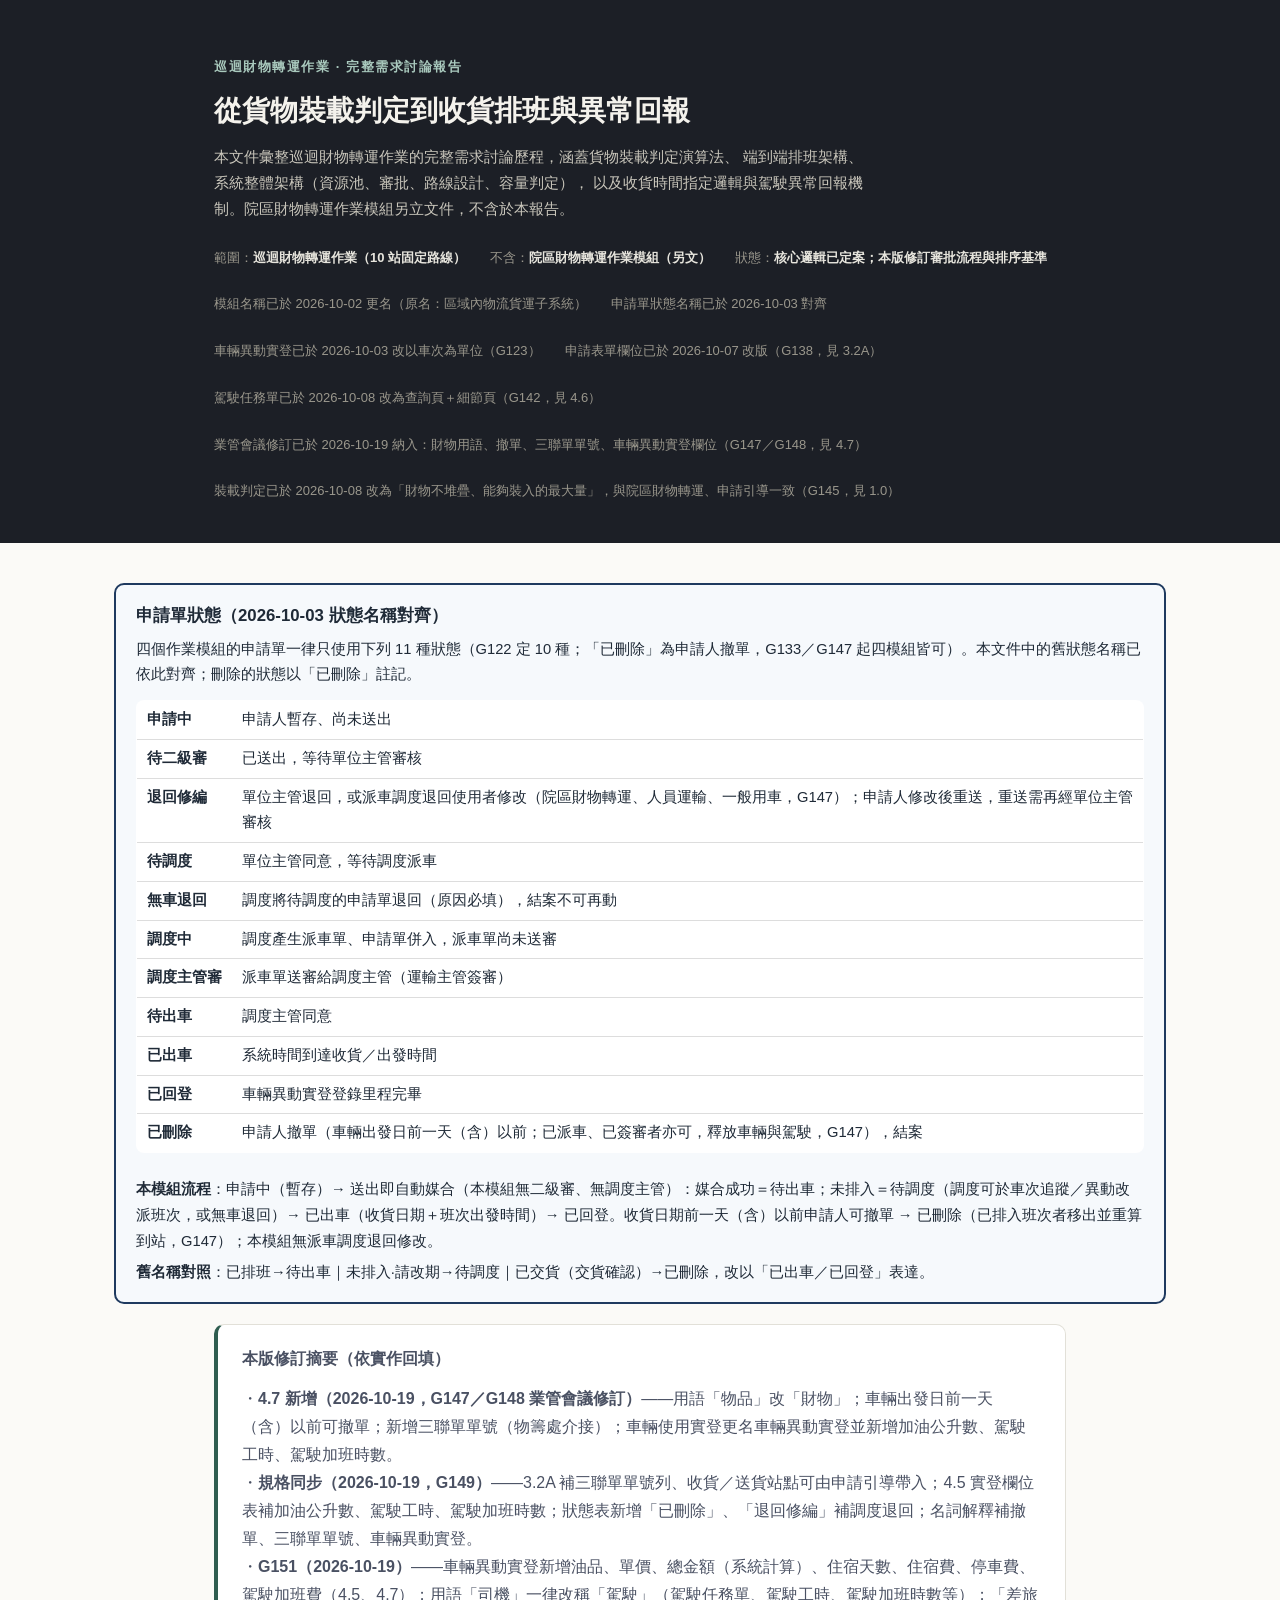
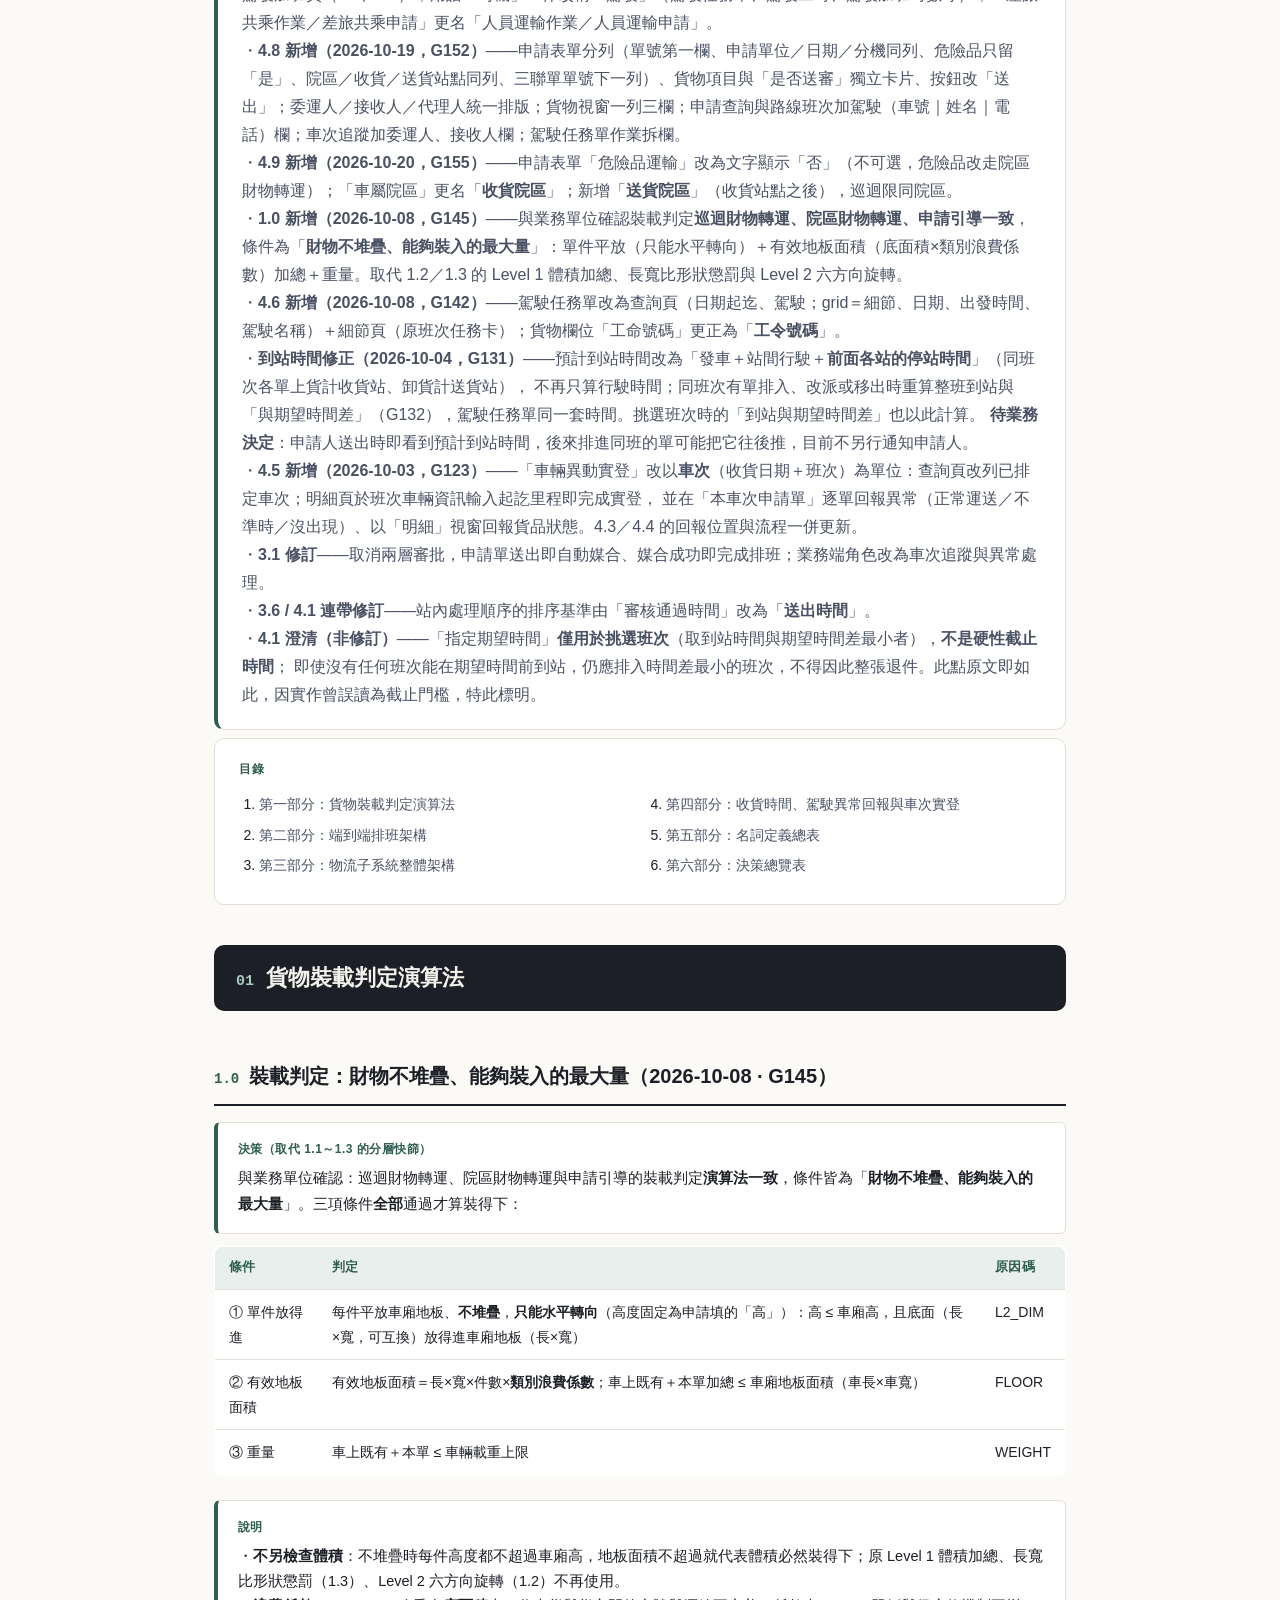
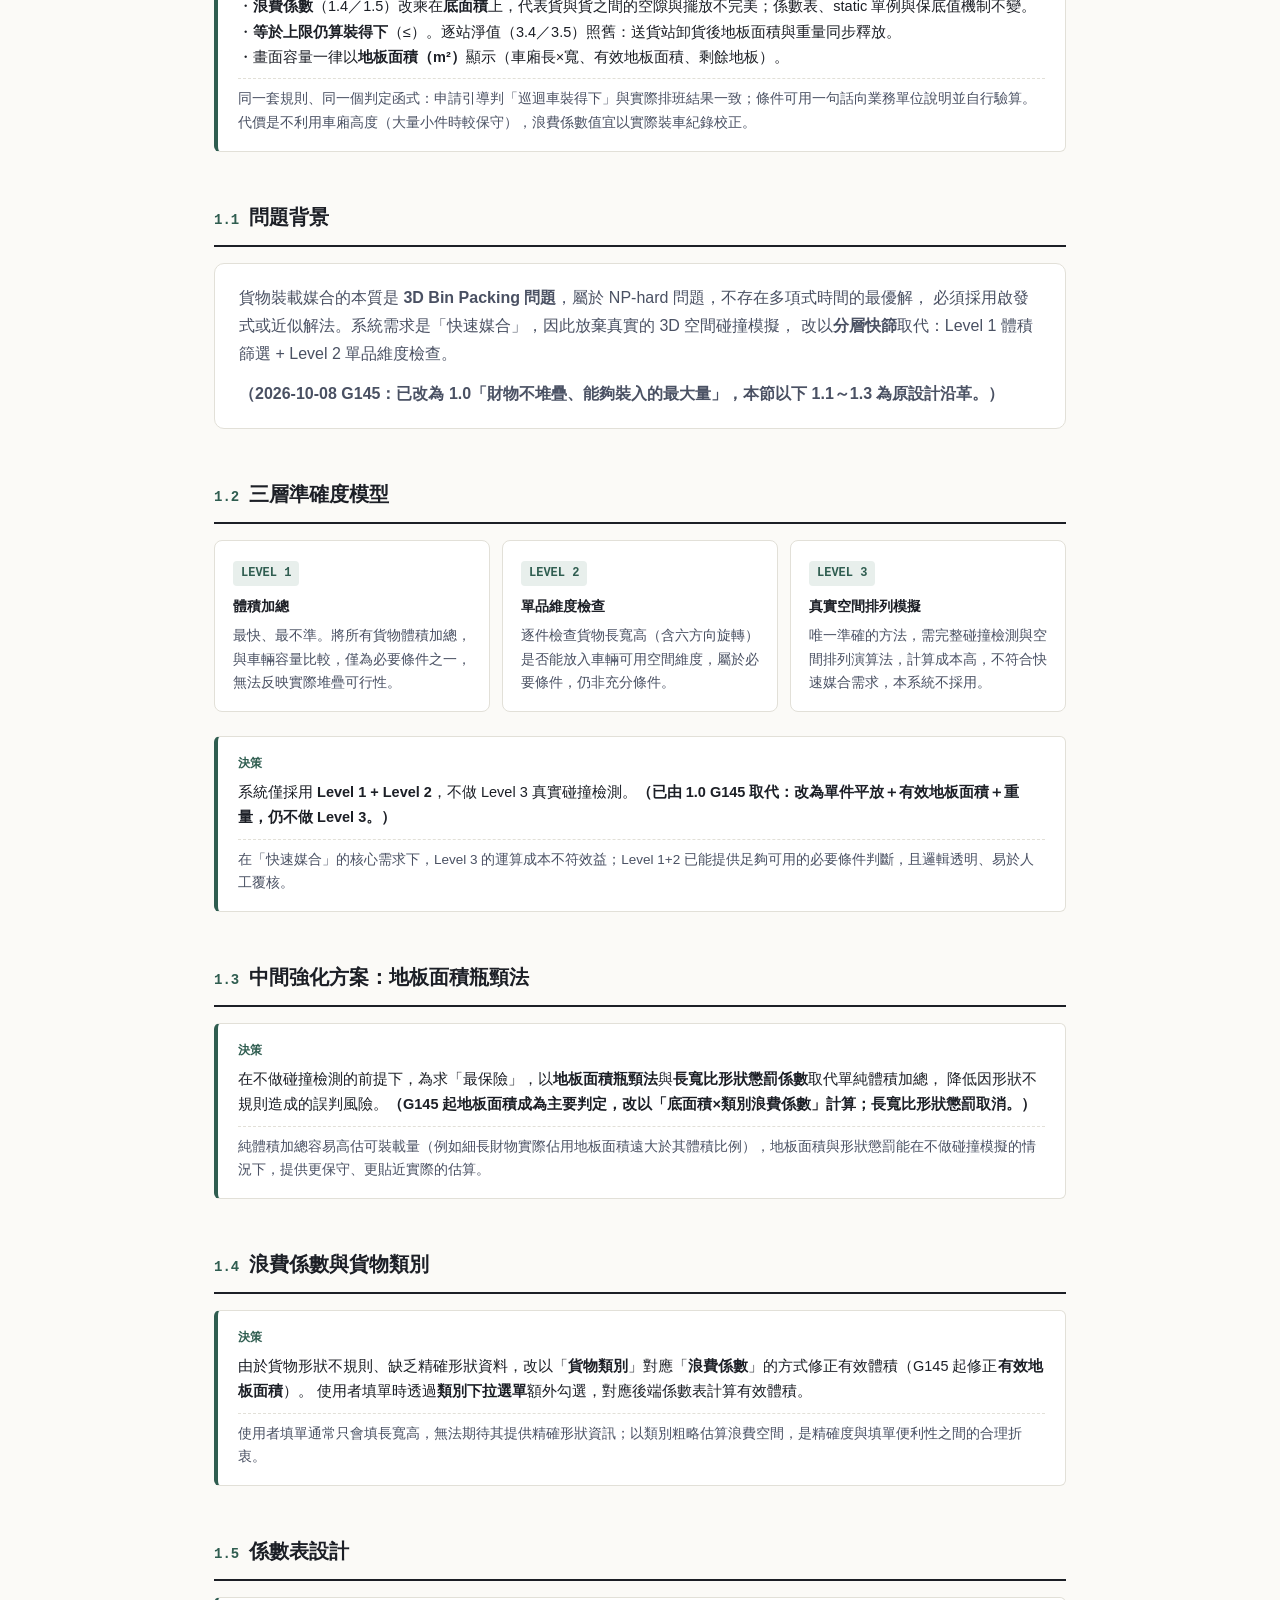
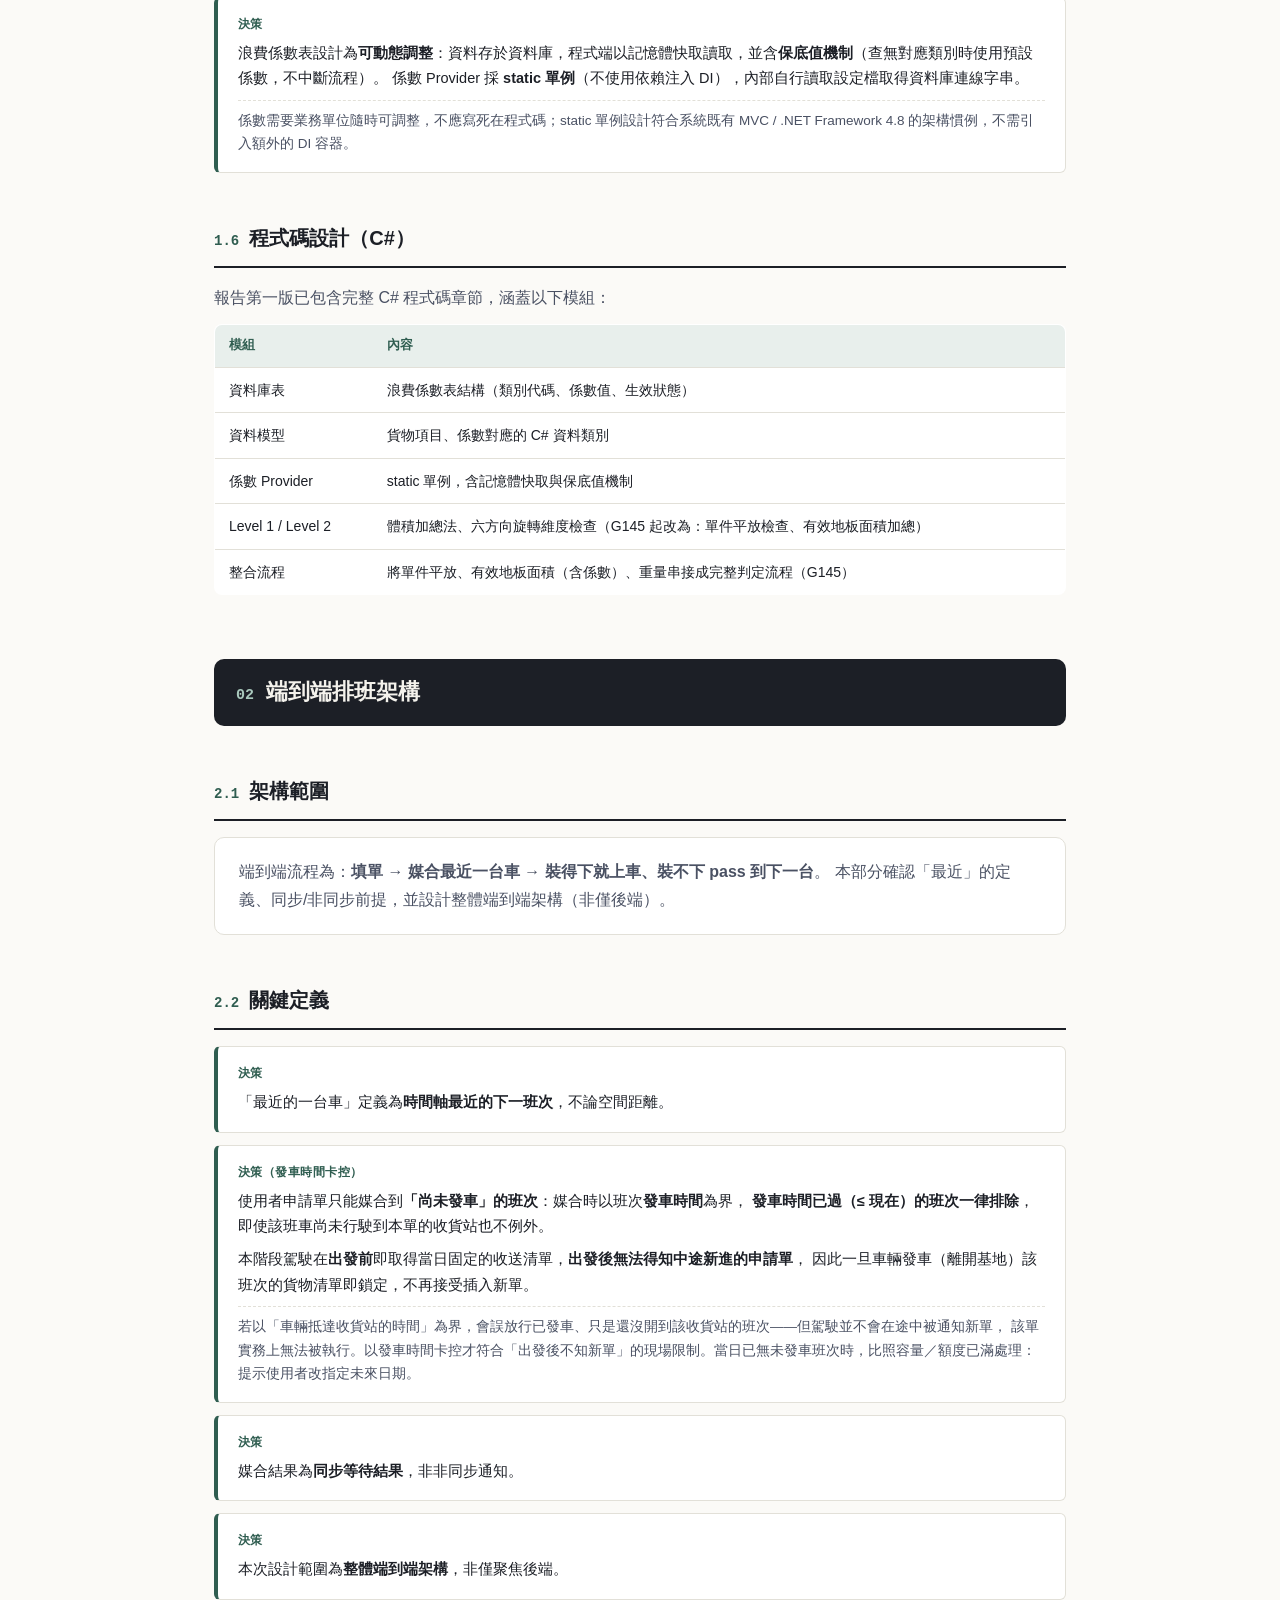
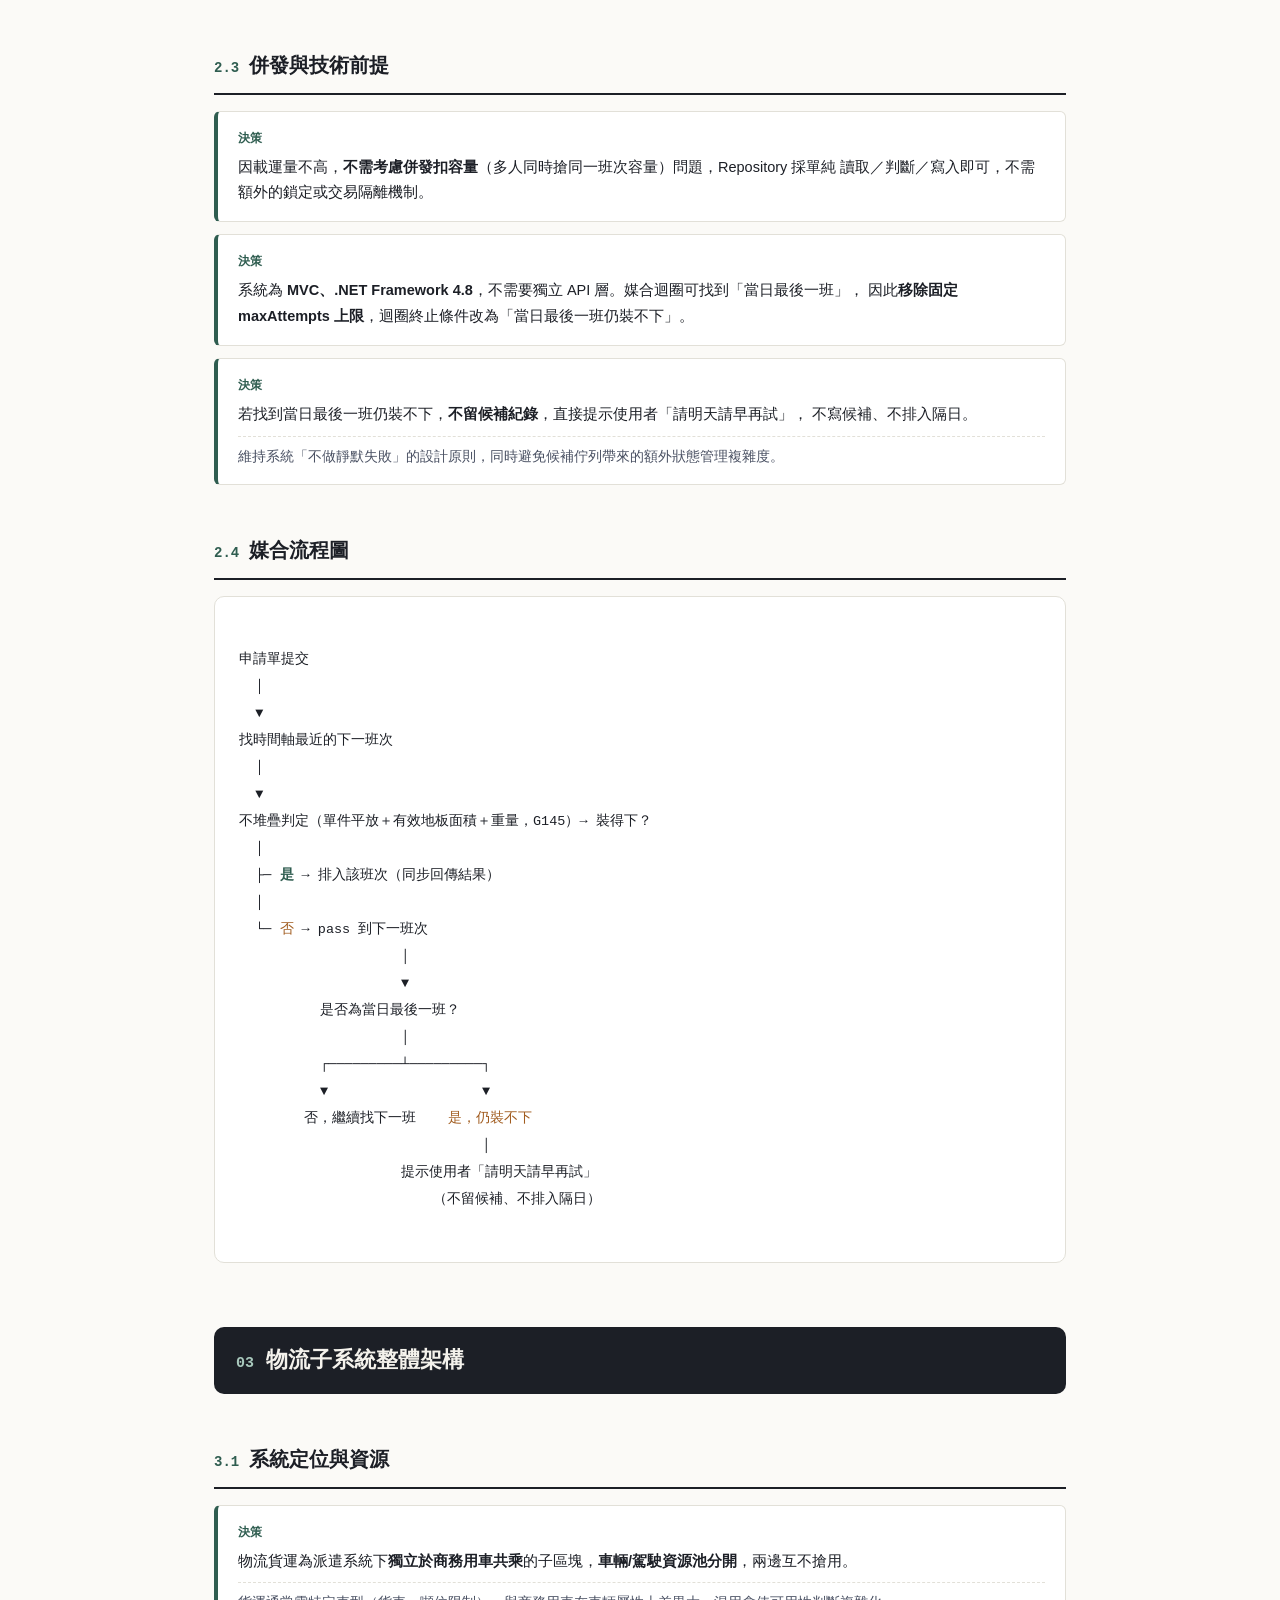
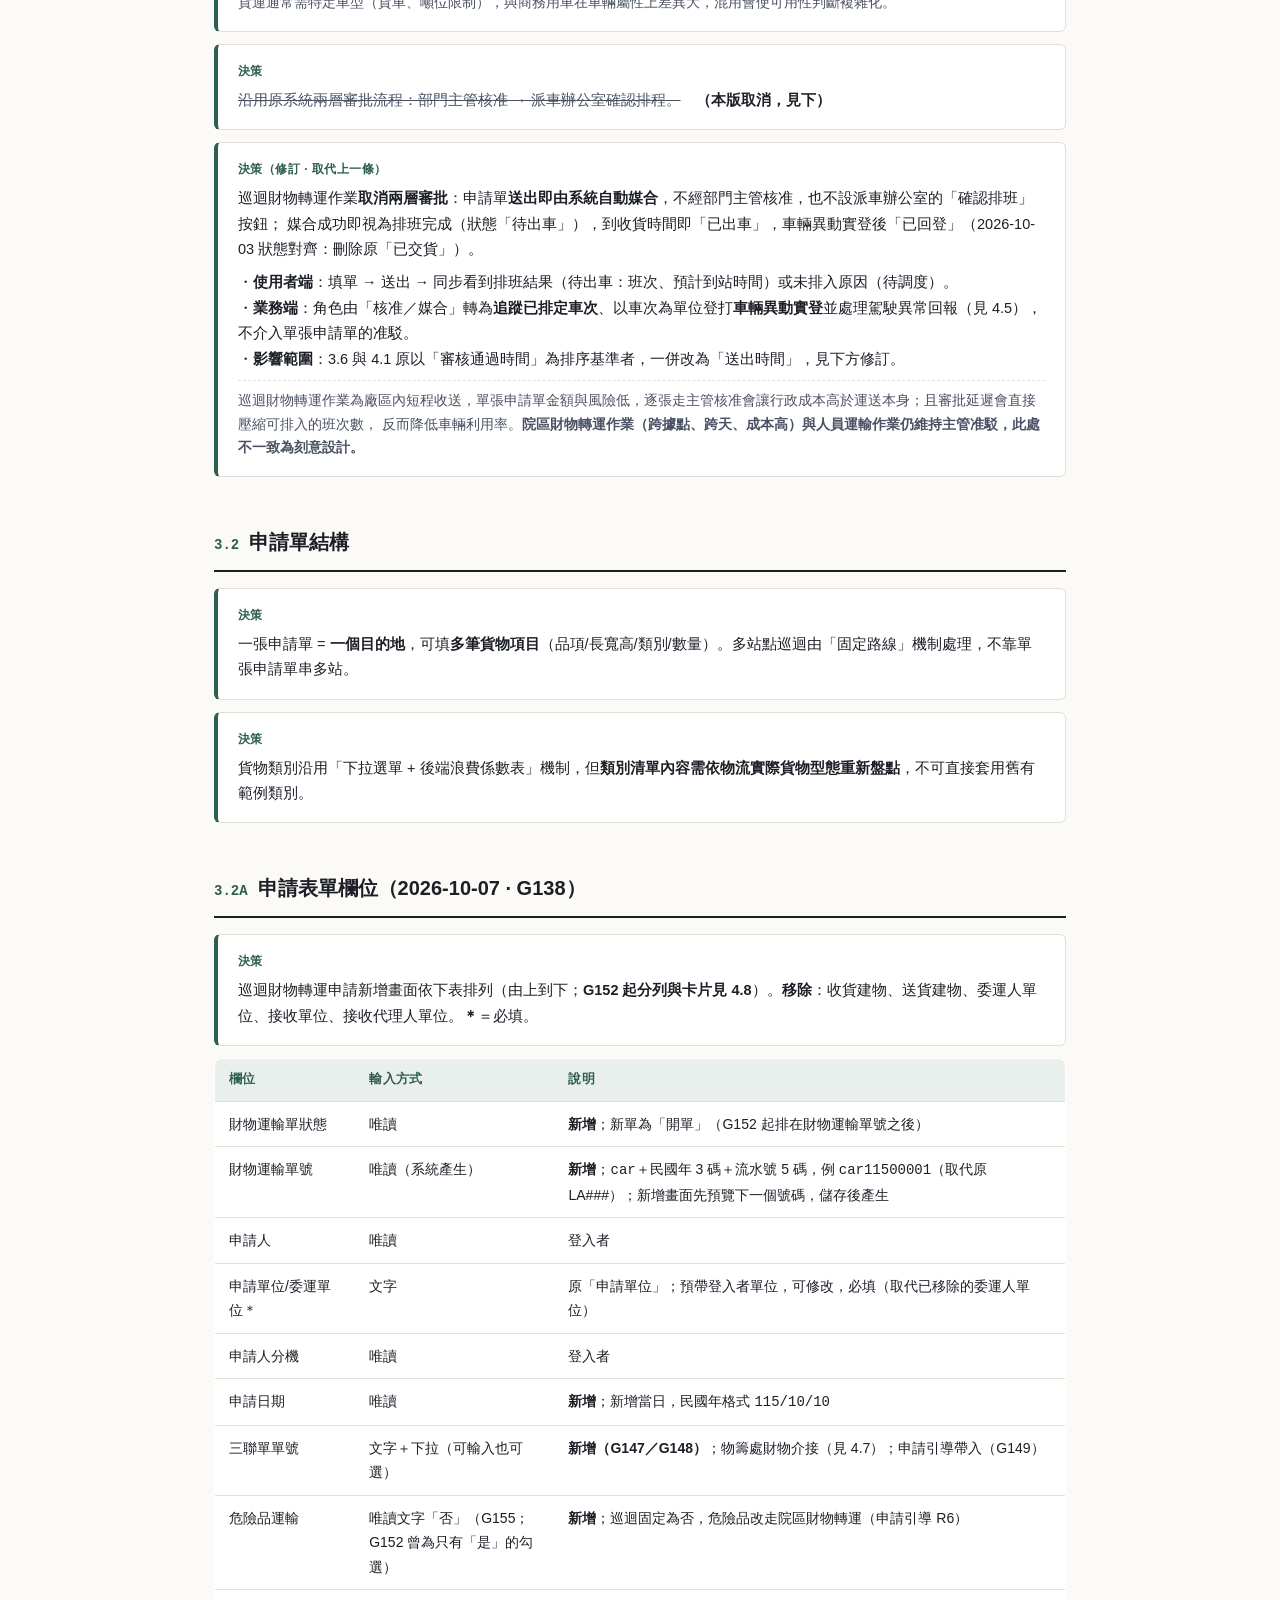
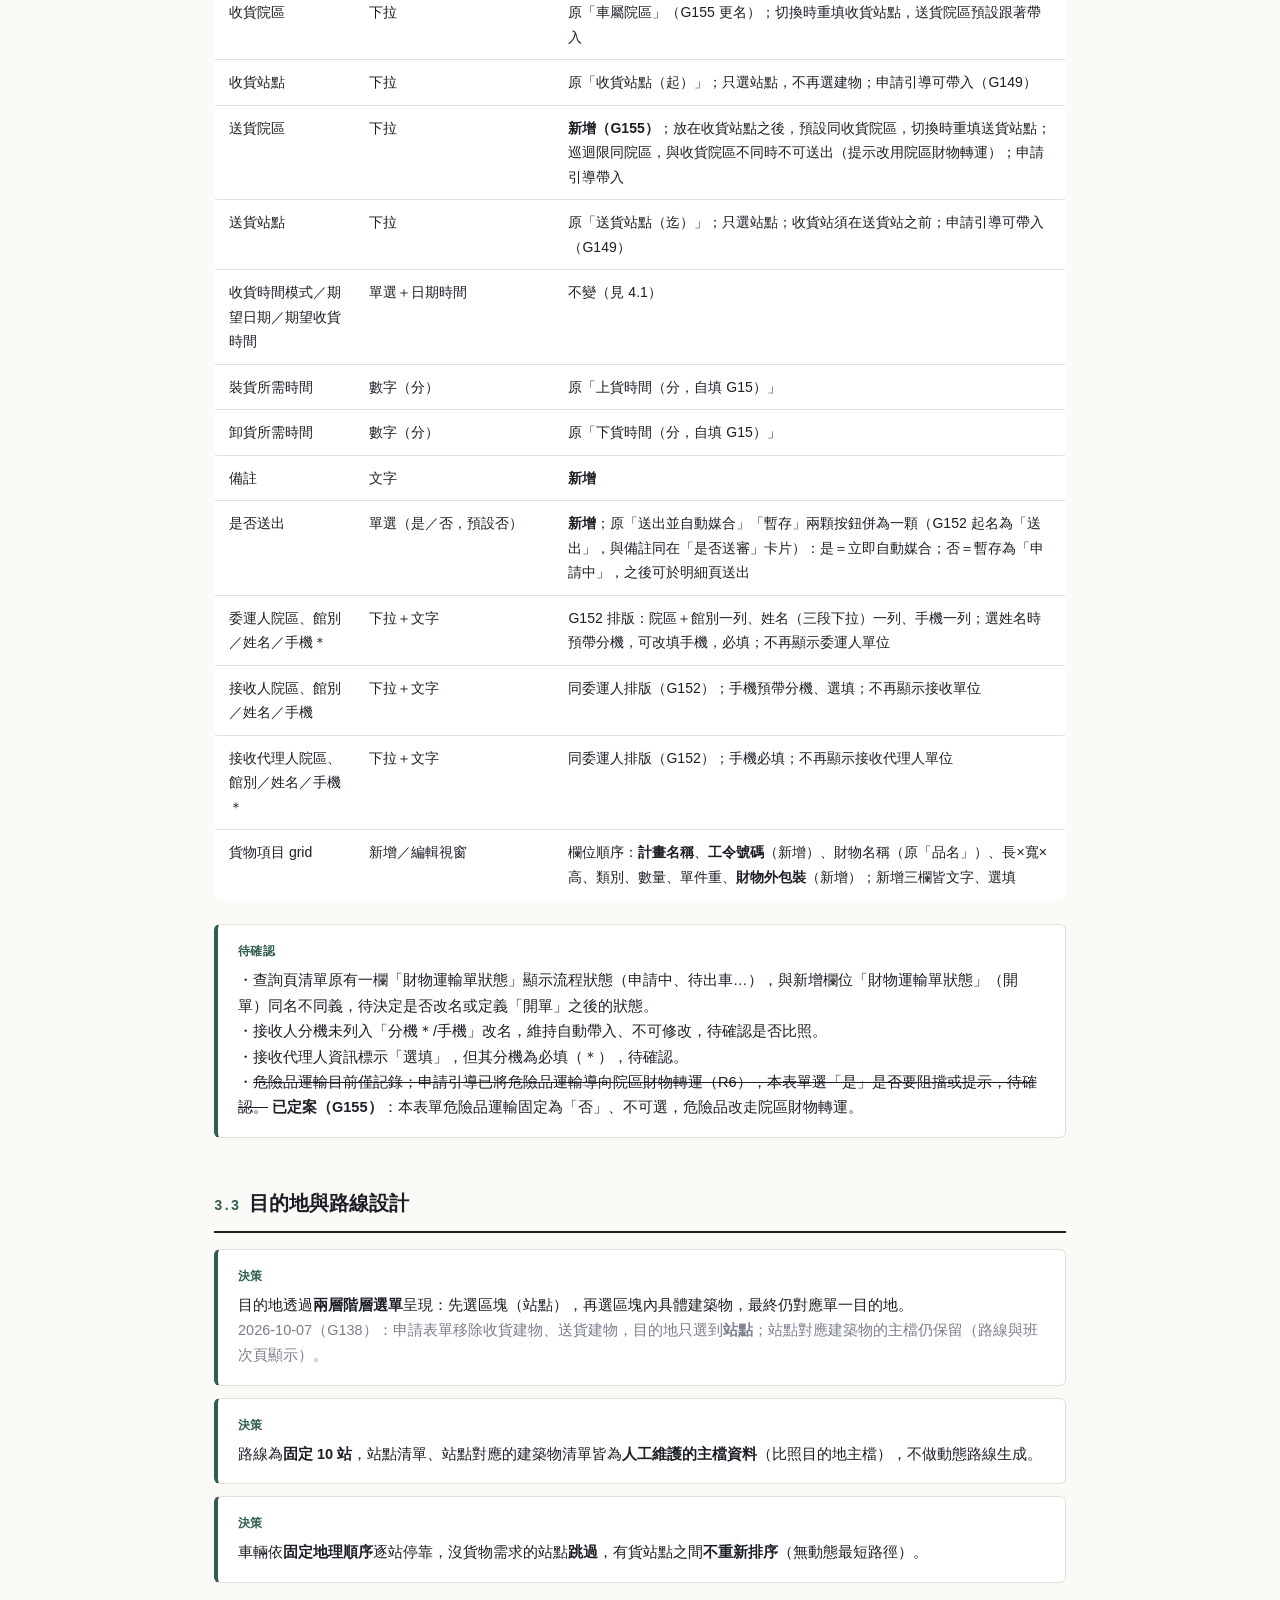
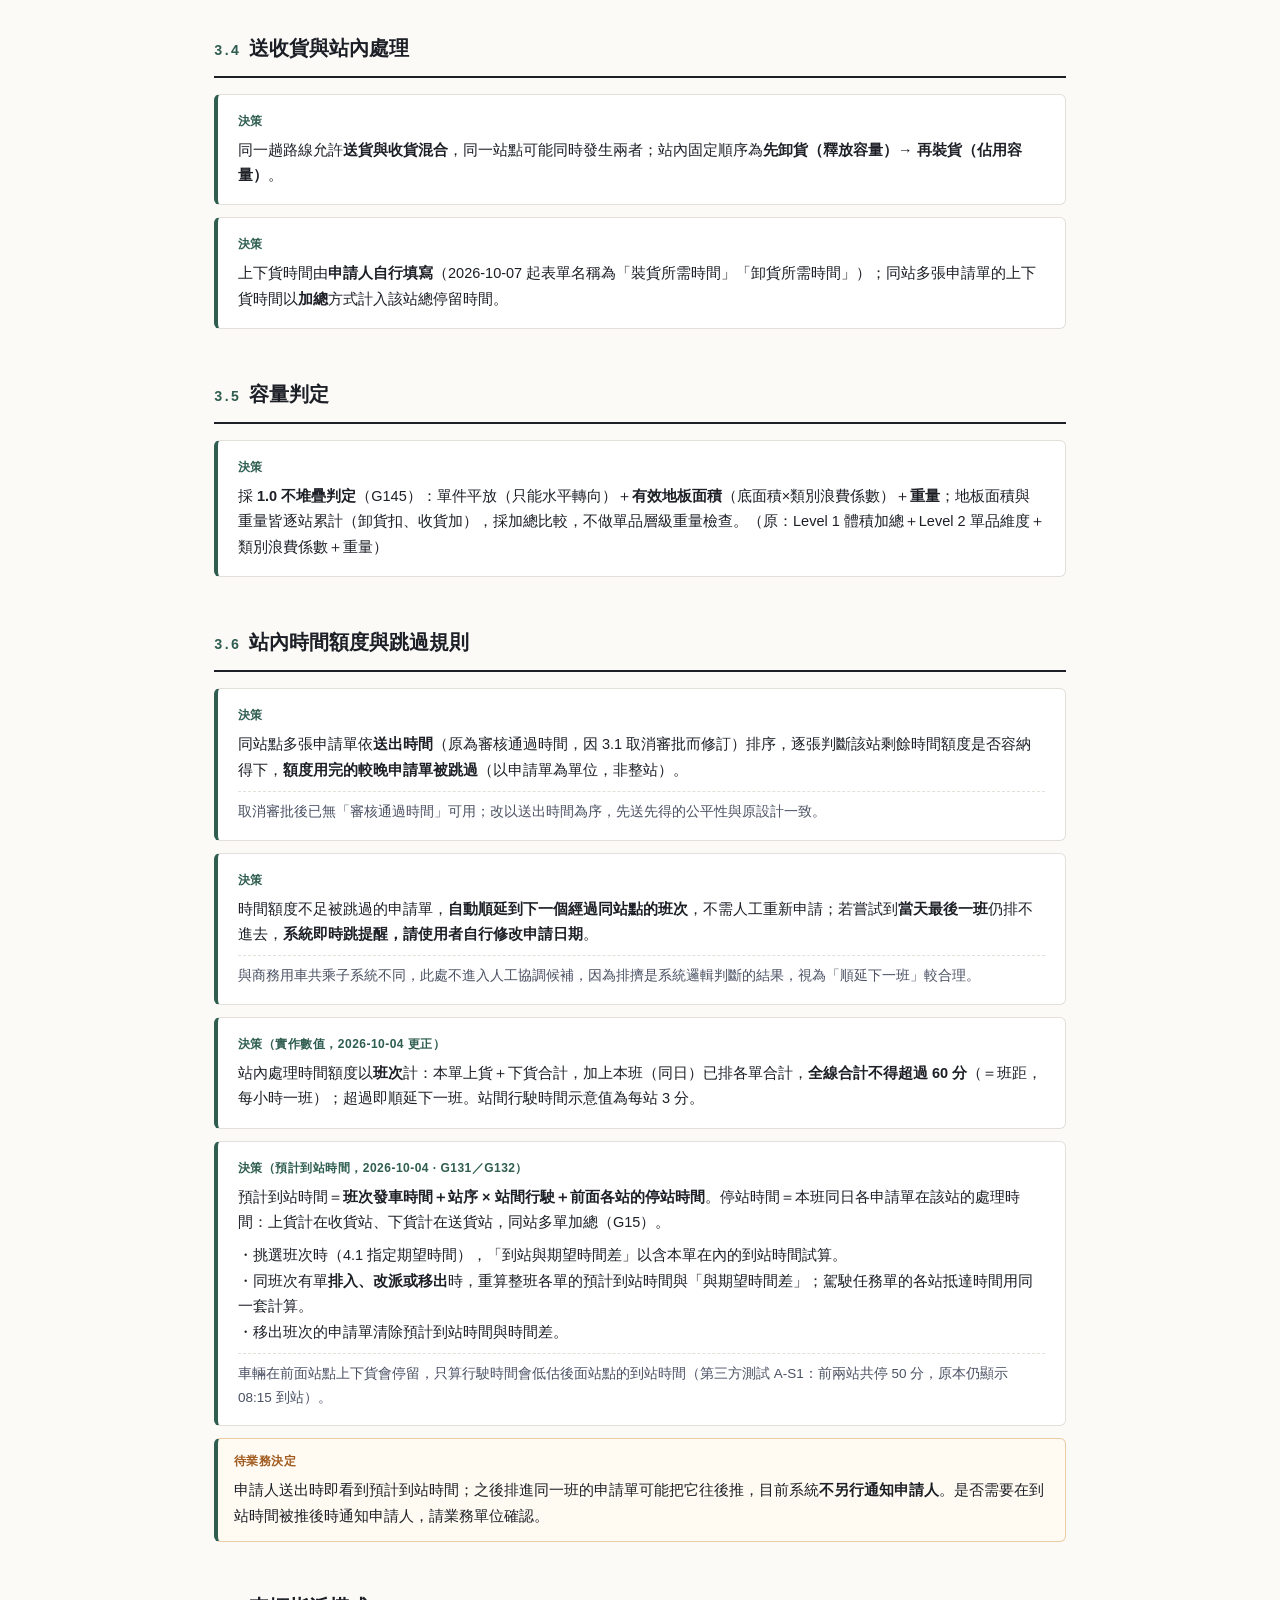
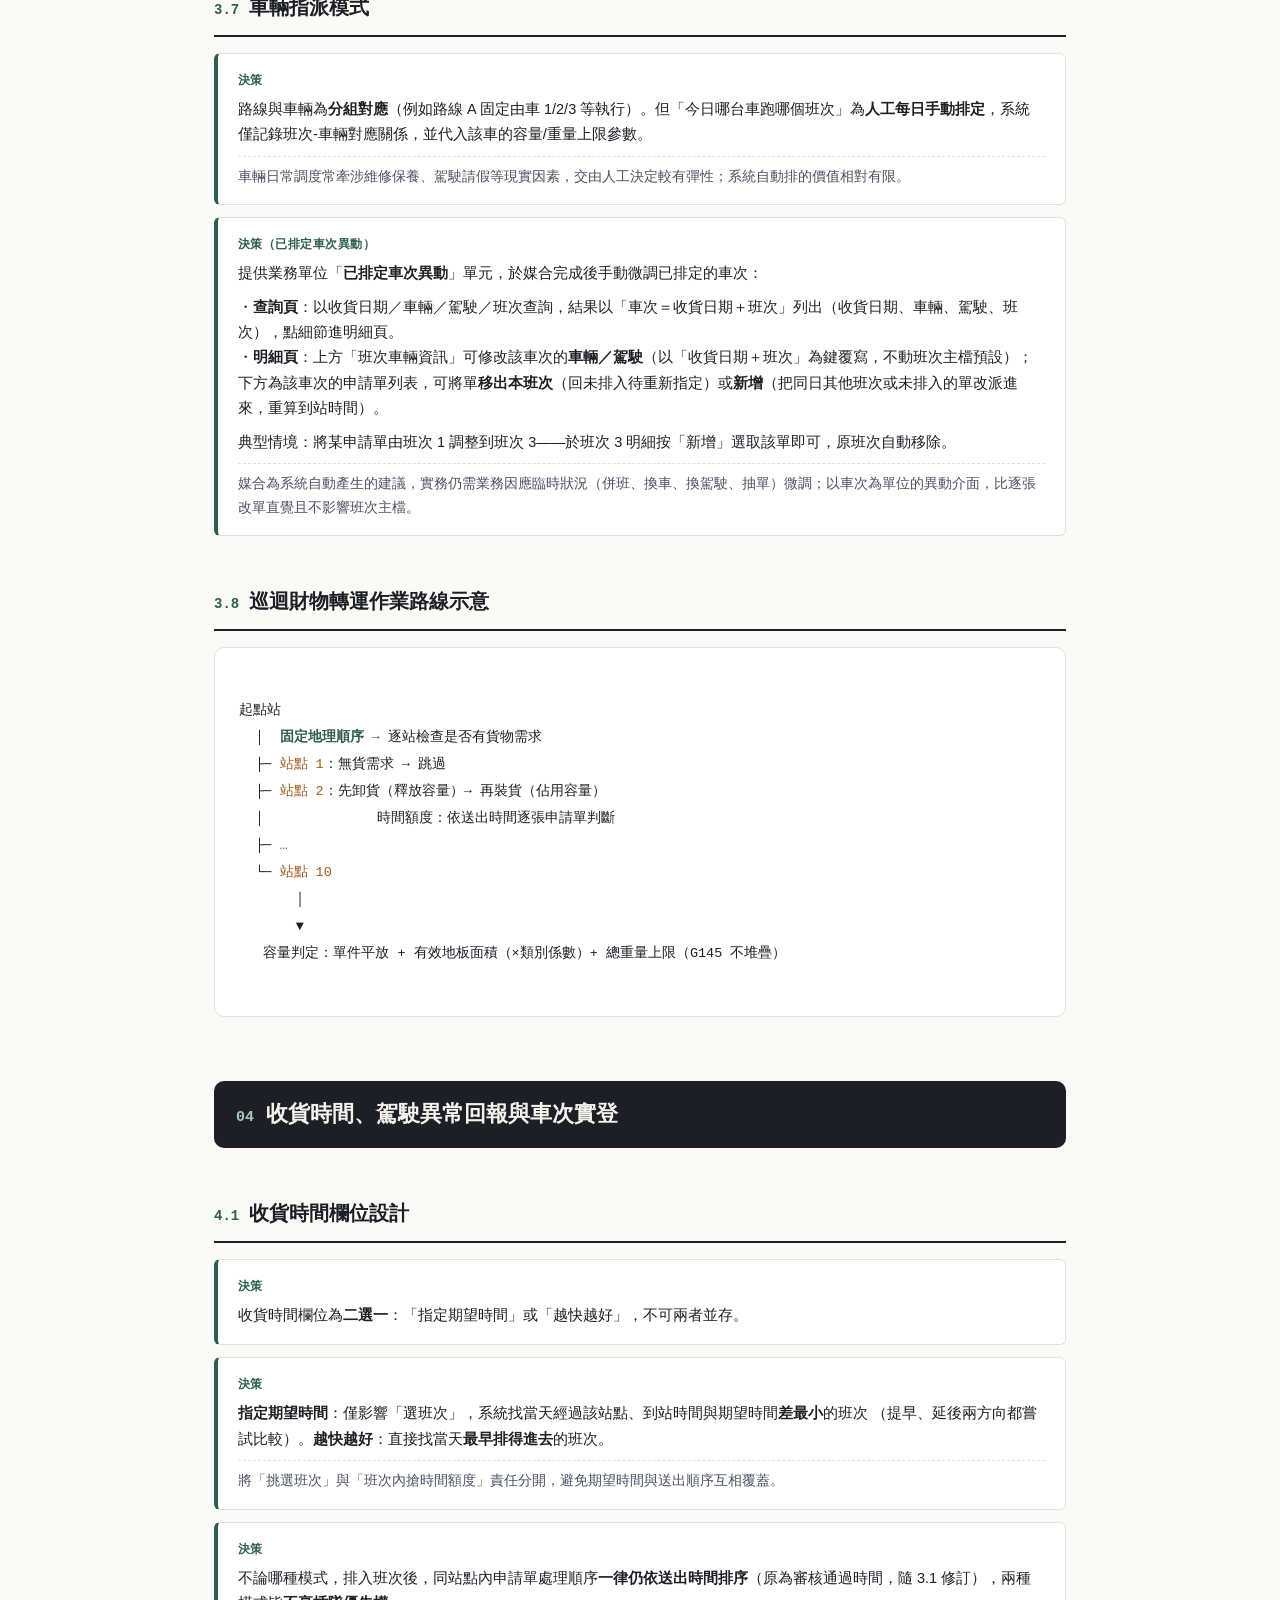
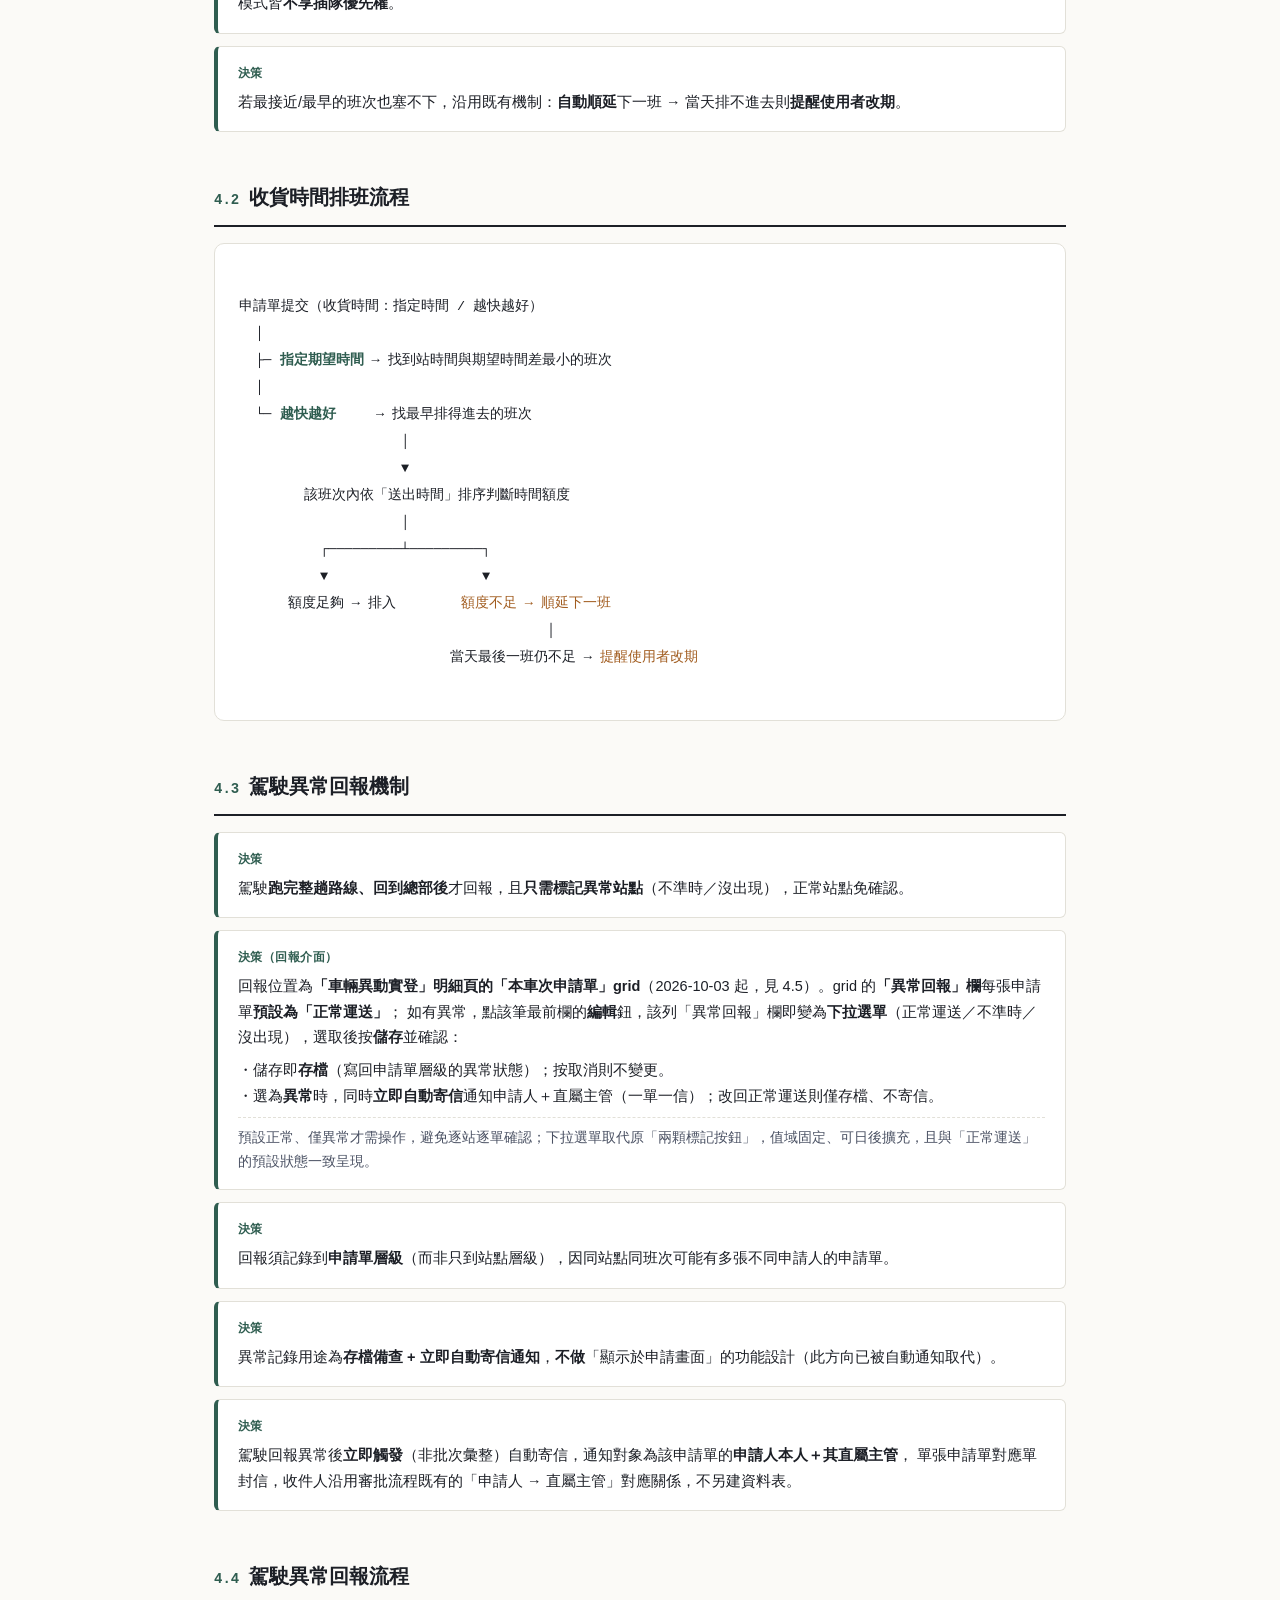
<file: docs/區域內物流貨運子系統.html>
<!DOCTYPE html>
<html lang="zh-Hant">
<head>
<meta charset="UTF-8">
<meta name="viewport" content="width=device-width, initial-scale=1.0">
<title>巡迴財物轉運作業 — 完整需求討論報告</title>
<style>
  :root {
    --ink: #1c1f26;
    --ink-soft: #4a5163;
    --paper: #fbfaf7;
    --panel: #ffffff;
    --line: #e2e0d8;
    --accent: #2f5d50;
    --accent-soft: #e8efec;
    --warn: #a15c1f;
    --warn-soft: #faf1e4;
    --warn-line: #e8cda3;
    --mono: "SFMono-Regular", Consolas, "Liberation Mono", Menlo, monospace;
  }
  * { box-sizing: border-box; }
  body {
    margin: 0;
    background: var(--paper);
    color: var(--ink);
    font-family: "Noto Sans TC", "PingFang TC", "Microsoft JhengHei", -apple-system, BlinkMacSystemFont, sans-serif;
    line-height: 1.75;
    padding: 0 0 64px 0;
  }
  .wrap { max-width: 900px; margin: 0 auto; padding: 0 24px; }

  header.hero {
    background: var(--ink);
    color: #f4f2ec;
    padding: 56px 24px 40px;
    margin-bottom: 40px;
  }
  header.hero .wrap { padding: 0 24px; }
  .eyebrow {
    font-size: 13px;
    letter-spacing: 0.12em;
    text-transform: uppercase;
    color: #a9c9bd;
    margin-bottom: 12px;
    font-weight: 600;
  }
  h1 {
    font-size: 28px;
    margin: 0 0 14px 0;
    line-height: 1.4;
    font-weight: 700;
  }
  .hero-sub {
    color: #c9c6bb;
    font-size: 15px;
    max-width: 660px;
  }
  .hero-meta {
    display: flex;
    gap: 24px;
    margin-top: 24px;
    flex-wrap: wrap;
    font-size: 13px;
    color: #9a978c;
  }
  .hero-meta span b { color: #e7e5dd; font-weight: 600; }

  nav.toc {
    background: var(--panel);
    border: 1px solid var(--line);
    border-radius: 10px;
    padding: 20px 24px;
    margin-bottom: 40px;
  }
  nav.toc .toc-title {
    font-size: 12px;
    font-weight: 700;
    color: var(--accent);
    letter-spacing: 0.08em;
    text-transform: uppercase;
    margin-bottom: 12px;
  }
  nav.toc ol {
    margin: 0;
    padding-left: 20px;
    columns: 2;
    -webkit-columns: 2;
    column-gap: 32px;
  }
  @media (max-width: 600px) {
    nav.toc ol { columns: 1; }
  }
  nav.toc li { margin-bottom: 6px; font-size: 14px; }
  nav.toc a { color: var(--ink-soft); text-decoration: none; }
  nav.toc a:hover { color: var(--accent); }

  h2 {
    font-size: 20px;
    margin: 48px 0 16px;
    padding-bottom: 10px;
    border-bottom: 2px solid var(--ink);
    display: flex;
    align-items: baseline;
    gap: 10px;
  }
  h2 .num {
    font-family: var(--mono);
    font-size: 14px;
    color: var(--accent);
    font-weight: 700;
  }
  h1.part {
    font-size: 22px;
    margin: 64px 0 4px;
    padding: 18px 22px;
    background: var(--ink);
    color: #f4f2ec;
    border-radius: 10px;
    display: flex;
    align-items: baseline;
    gap: 12px;
  }
  h1.part .part-num {
    font-family: var(--mono);
    font-size: 15px;
    color: #a9c9bd;
    font-weight: 700;
  }
  h1.part:first-of-type { margin-top: 8px; }
  h3 {
    font-size: 16px;
    margin: 28px 0 10px;
    color: var(--ink);
  }
  p { color: var(--ink-soft); margin: 0 0 12px; }

  .lead-box {
    background: var(--panel);
    border: 1px solid var(--line);
    border-radius: 10px;
    padding: 20px 24px;
    margin-bottom: 8px;
  }
  .lead-box p:last-child { margin-bottom: 0; }

  .flow {
    background: var(--panel);
    border: 1px solid var(--line);
    border-radius: 10px;
    padding: 22px 24px;
    font-family: var(--mono);
    font-size: 13.5px;
    color: var(--ink);
    line-height: 2;
    overflow-x: auto;
    white-space: pre;
  }
  .flow .dir { color: var(--accent); font-weight: 700; }
  .flow .stop { color: var(--warn); }

  pre.code {
    background: #1c1f26;
    color: #e7e5dd;
    border-radius: 10px;
    padding: 20px 22px;
    font-family: var(--mono);
    font-size: 12.5px;
    line-height: 1.7;
    overflow-x: auto;
    margin: 12px 0 24px;
  }
  pre.code .cm { color: #8a9a8f; }
  pre.code .kw { color: #a9c9bd; }
  pre.code .tp { color: #d8c9a3; }

  .decision-card {
    background: var(--panel);
    border: 1px solid var(--line);
    border-left: 4px solid var(--accent);
    border-radius: 6px;
    padding: 16px 20px;
    margin-bottom: 12px;
  }
  .decision-card .label {
    font-size: 12px;
    font-weight: 700;
    color: var(--accent);
    letter-spacing: 0.04em;
    margin-bottom: 6px;
    text-transform: uppercase;
  }
  .decision-card .content { color: var(--ink); font-size: 14.5px; }
  .decision-card .why {
    margin-top: 8px;
    font-size: 13.5px;
    color: var(--ink-soft);
    padding-top: 8px;
    border-top: 1px dashed var(--line);
  }

  .pending-card {
    background: var(--warn-soft);
    border: 1px solid var(--warn-line);
    border-left: 4px solid var(--warn);
    border-radius: 6px;
    padding: 16px 20px;
    margin-bottom: 12px;
  }
  .pending-card .label {
    font-size: 12px;
    font-weight: 700;
    color: var(--warn);
    letter-spacing: 0.04em;
    margin-bottom: 6px;
    text-transform: uppercase;
  }
  .pending-card .content { color: var(--ink); font-size: 14.5px; }

  table {
    width: 100%;
    border-collapse: collapse;
    margin: 12px 0 24px;
    font-size: 14px;
    background: var(--panel);
    border: 1px solid var(--line);
    border-radius: 8px;
    overflow: hidden;
  }
  th, td {
    text-align: left;
    padding: 10px 14px;
    border-bottom: 1px solid var(--line);
    vertical-align: top;
  }
  th {
    background: var(--accent-soft);
    color: var(--accent);
    font-size: 12.5px;
    letter-spacing: 0.03em;
    text-transform: uppercase;
  }
  tr:last-child td { border-bottom: none; }

  .badge {
    display: inline-block;
    font-size: 11px;
    font-weight: 700;
    padding: 2px 8px;
    border-radius: 20px;
    letter-spacing: 0.02em;
  }
  .badge.done { background: var(--accent-soft); color: var(--accent); }
  .badge.pending { background: var(--warn-soft); color: var(--warn); border: 1px solid var(--warn-line); }

  .scope-grid {
    display: grid;
    grid-template-columns: 1fr 1fr;
    gap: 12px;
    margin: 16px 0;
  }
  @media (max-width: 600px) {
    .scope-grid { grid-template-columns: 1fr; }
  }
  .scope-box {
    border-radius: 8px;
    padding: 16px 18px;
    font-size: 14px;
  }
  .scope-box.in {
    background: var(--accent-soft);
    border: 1px solid #c7dcd3;
  }
  .scope-box.out {
    background: #f2f1ec;
    border: 1px solid var(--line);
    color: var(--ink-soft);
  }
  .scope-box .title {
    font-weight: 700;
    font-size: 13px;
    margin-bottom: 8px;
  }
  .scope-box.in .title { color: var(--accent); }
  .scope-box.out .title { color: #7a7669; }
  .scope-box ul { margin: 0; padding-left: 18px; }
  .scope-box li { margin-bottom: 4px; }

  .term-list dt {
    font-weight: 700;
    color: var(--ink);
    font-size: 14.5px;
    margin-top: 14px;
  }
  .term-list dd {
    margin: 4px 0 0 0;
    color: var(--ink-soft);
    font-size: 14px;
  }

  .level-grid {
    display: grid;
    grid-template-columns: repeat(3, 1fr);
    gap: 12px;
    margin: 16px 0 24px;
  }
  @media (max-width: 700px) {
    .level-grid { grid-template-columns: 1fr; }
  }
  .level-box {
    background: var(--panel);
    border: 1px solid var(--line);
    border-radius: 8px;
    padding: 16px 18px;
  }
  .level-box .lv-tag {
    display: inline-block;
    font-family: var(--mono);
    font-size: 12px;
    font-weight: 700;
    color: var(--accent);
    background: var(--accent-soft);
    padding: 2px 8px;
    border-radius: 4px;
    margin-bottom: 8px;
  }
  .level-box .lv-title { font-weight: 700; font-size: 14px; margin-bottom: 6px; }
  .level-box p { font-size: 13.5px; margin-bottom: 0; }

  footer {
    margin-top: 56px;
    padding-top: 20px;
    border-top: 1px solid var(--line);
    font-size: 12.5px;
    color: #9a978c;
  }
</style>
</head>
<body>

<header class="hero">
  <div class="wrap">
    <div class="eyebrow">巡迴財物轉運作業 · 完整需求討論報告</div>
    <h1>從貨物裝載判定到收貨排班與異常回報</h1>
    <p class="hero-sub">
      本文件彙整巡迴財物轉運作業的完整需求討論歷程，涵蓋貨物裝載判定演算法、
      端到端排班架構、系統整體架構（資源池、審批、路線設計、容量判定），
      以及收貨時間指定邏輯與駕駛異常回報機制。院區財物轉運作業模組另立文件，不含於本報告。
    </p>
    <div class="hero-meta">
      <span>範圍：<b>巡迴財物轉運作業（10 站固定路線）</b></span>
      <span>不含：<b>院區財物轉運作業模組（另文）</b></span>
      <span>狀態：<b>核心邏輯已定案；本版修訂審批流程與排序基準</b></span>
      <span>模組名稱已於 2026-10-02 更名（原名：區域內物流貨運子系統）</span>
      <span>申請單狀態名稱已於 2026-10-03 對齊</span>
      <span>車輛異動實登已於 2026-10-03 改以車次為單位（G123）</span>
      <span>申請表單欄位已於 2026-10-07 改版（G138，見 3.2A）</span>
      <span>駕駛任務單已於 2026-10-08 改為查詢頁＋細節頁（G142，見 4.6）</span>
      <span>業管會議修訂已於 2026-10-19 納入：財物用語、撤單、三聯單單號、車輛異動實登欄位（G147／G148，見 4.7）</span>
      <span>裝載判定已於 2026-10-08 改為「財物不堆疊、能夠裝入的最大量」，與院區財物轉運、申請引導一致（G145，見 1.0）</span>
    </div>
  </div>
</header>
<div style="max-width:1100px;margin:0 auto;padding:0 24px;">
<div style="border:2px solid #1f3a5f;border-radius:10px;padding:16px 20px;margin:20px 0;background:#f6f9fc;color:#1f2a37;">
  <div style="font-weight:700;font-size:1.05em;margin-bottom:6px;">申請單狀態（2026-10-03 狀態名稱對齊）</div>
  <div style="font-size:.92em;margin-bottom:10px;">四個作業模組的申請單一律只使用下列 11 種狀態（G122 定 10 種；「已刪除」為申請人撤單，G133／G147 起四模組皆可）。本文件中的舊狀態名稱已依此對齊；刪除的狀態以「已刪除」註記。</div>
  <table style="border-collapse:collapse;width:100%;font-size:.92em;"><tr><td style="padding:6px 10px;border-bottom:1px solid #ddd;white-space:nowrap;"><b>申請中</b></td><td style="padding:6px 10px;border-bottom:1px solid #ddd;">申請人暫存、尚未送出</td></tr><tr><td style="padding:6px 10px;border-bottom:1px solid #ddd;white-space:nowrap;"><b>待二級審</b></td><td style="padding:6px 10px;border-bottom:1px solid #ddd;">已送出，等待單位主管審核</td></tr><tr><td style="padding:6px 10px;border-bottom:1px solid #ddd;white-space:nowrap;"><b>退回修編</b></td><td style="padding:6px 10px;border-bottom:1px solid #ddd;">單位主管退回，或派車調度退回使用者修改（院區財物轉運、人員運輸、一般用車，G147）；申請人修改後重送，重送需再經單位主管審核</td></tr><tr><td style="padding:6px 10px;border-bottom:1px solid #ddd;white-space:nowrap;"><b>待調度</b></td><td style="padding:6px 10px;border-bottom:1px solid #ddd;">單位主管同意，等待調度派車</td></tr><tr><td style="padding:6px 10px;border-bottom:1px solid #ddd;white-space:nowrap;"><b>無車退回</b></td><td style="padding:6px 10px;border-bottom:1px solid #ddd;">調度將待調度的申請單退回（原因必填），結案不可再動</td></tr><tr><td style="padding:6px 10px;border-bottom:1px solid #ddd;white-space:nowrap;"><b>調度中</b></td><td style="padding:6px 10px;border-bottom:1px solid #ddd;">調度產生派車單、申請單併入，派車單尚未送審</td></tr><tr><td style="padding:6px 10px;border-bottom:1px solid #ddd;white-space:nowrap;"><b>調度主管審</b></td><td style="padding:6px 10px;border-bottom:1px solid #ddd;">派車單送審給調度主管（運輸主管簽審）</td></tr><tr><td style="padding:6px 10px;border-bottom:1px solid #ddd;white-space:nowrap;"><b>待出車</b></td><td style="padding:6px 10px;border-bottom:1px solid #ddd;">調度主管同意</td></tr><tr><td style="padding:6px 10px;border-bottom:1px solid #ddd;white-space:nowrap;"><b>已出車</b></td><td style="padding:6px 10px;border-bottom:1px solid #ddd;">系統時間到達收貨／出發時間</td></tr><tr><td style="padding:6px 10px;border-bottom:1px solid #ddd;white-space:nowrap;"><b>已回登</b></td><td style="padding:6px 10px;border-bottom:1px solid #ddd;">車輛異動實登登錄里程完畢</td></tr><tr><td style="padding:6px 10px;border-bottom:1px solid #ddd;white-space:nowrap;"><b>已刪除</b></td><td style="padding:6px 10px;border-bottom:1px solid #ddd;">申請人撤單（車輛出發日前一天（含）以前；已派車、已簽審者亦可，釋放車輛與駕駛，G147），結案</td></tr></table>
  <div style="font-size:.92em;margin-top:10px;"><b>本模組流程</b>：申請中（暫存）→ 送出即自動媒合（本模組無二級審、無調度主管）：媒合成功＝待出車；未排入＝待調度（調度可於車次追蹤／異動改派班次，或無車退回）→ 已出車（收貨日期＋班次出發時間）→ 已回登。收貨日期前一天（含）以前申請人可撤單 → 已刪除（已排入班次者移出並重算到站，G147）；本模組無派車調度退回修改。</div>
  <div style="font-size:.92em;margin-top:6px;"><b>舊名稱對照</b>：已排班→待出車｜未排入·請改期→待調度｜已交貨（交貨確認）→已刪除，改以「已出車／已回登」表達。</div>
</div>
</div>

<div class="wrap">

  <div class="lead-box" style="margin-top:8px;border-left:4px solid var(--accent)">
    <p><b>本版修訂摘要（依實作回填）</b></p>
    <p>
      ・<b>4.7 新增（2026-10-19，G147／G148 業管會議修訂）</b>——用語「物品」改「財物」；車輛出發日前一天（含）以前可撤單；新增三聯單單號（物籌處介接）；車輛使用實登更名車輛異動實登並新增加油公升數、駕駛工時、駕駛加班時數。<br>
      ・<b>規格同步（2026-10-19，G149）</b>——3.2A 補三聯單單號列、收貨／送貨站點可由申請引導帶入；4.5 實登欄位表補加油公升數、駕駛工時、駕駛加班時數；狀態表新增「已刪除」、「退回修編」補調度退回；名詞解釋補撤單、三聯單單號、車輛異動實登。<br>
      ・<b>G151（2026-10-19）</b>——車輛異動實登新增油品、單價、總金額（系統計算）、住宿天數、住宿費、停車費、駕駛加班費（4.5、4.7）；用語「司機」一律改稱「駕駛」（駕駛任務單、駕駛工時、駕駛加班時數等）；「差旅共乘作業／差旅共乘申請」更名「人員運輸作業／人員運輸申請」。<br>
      ・<b>4.8 新增（2026-10-19，G152）</b>——申請表單分列（單號第一欄、申請單位／日期／分機同列、危險品只留「是」、院區／收貨／送貨站點同列、三聯單單號下一列）、貨物項目與「是否送審」獨立卡片、按鈕改「送出」；委運人／接收人／代理人統一排版；貨物視窗一列三欄；申請查詢與路線班次加駕駛（車號｜姓名｜電話）欄；車次追蹤加委運人、接收人欄；駕駛任務單作業拆欄。<br>
      ・<b>4.9 新增（2026-10-20，G155）</b>——申請表單「危險品運輸」改為文字顯示「否」（不可選，危險品改走院區財物轉運）；「車屬院區」更名「<b>收貨院區</b>」；新增「<b>送貨院區</b>」（收貨站點之後），巡迴限同院區。<br>
      ・<b>1.0 新增（2026-10-08，G145）</b>——與業務單位確認裝載判定<b>巡迴財物轉運、院區財物轉運、申請引導一致</b>，條件為「<b>財物不堆疊、能夠裝入的最大量</b>」：單件平放（只能水平轉向）＋有效地板面積（底面積×類別浪費係數）加總＋重量。取代 1.2／1.3 的 Level 1 體積加總、長寬比形狀懲罰與 Level 2 六方向旋轉。<br>
      ・<b>4.6 新增（2026-10-08，G142）</b>——駕駛任務單改為查詢頁（日期起迄、駕駛；grid＝細節、日期、出發時間、駕駛名稱）＋細節頁（原班次任務卡）；貨物欄位「工命號碼」更正為「<b>工令號碼</b>」。<br>
      ・<b>到站時間修正（2026-10-04，G131）</b>——預計到站時間改為「發車＋站間行駛＋<b>前面各站的停站時間</b>」（同班次各單上貨計收貨站、卸貨計送貨站），
      不再只算行駛時間；同班次有單排入、改派或移出時重算整班到站與「與期望時間差」（G132），駕駛任務單同一套時間。挑選班次時的「到站與期望時間差」也以此計算。
      <b>待業務決定</b>：申請人送出時即看到預計到站時間，後來排進同班的單可能把它往後推，目前不另行通知申請人。<br>
      ・<b>4.5 新增（2026-10-03，G123）</b>——「車輛異動實登」改以<b>車次</b>（收貨日期＋班次）為單位：查詢頁改列已排定車次；明細頁於班次車輛資訊輸入起訖里程即完成實登，
      並在「本車次申請單」逐單回報異常（正常運送／不準時／沒出現）、以「明細」視窗回報貨品狀態。4.3／4.4 的回報位置與流程一併更新。<br>
      ・<b>3.1 修訂</b>——取消兩層審批，申請單送出即自動媒合、媒合成功即完成排班；業務端角色改為車次追蹤與異常處理。<br>
      ・<b>3.6 / 4.1 連帶修訂</b>——站內處理順序的排序基準由「審核通過時間」改為「<b>送出時間</b>」。<br>
      ・<b>4.1 澄清（非修訂）</b>——「指定期望時間」<b>僅用於挑選班次</b>（取到站時間與期望時間差最小者），<b>不是硬性截止時間</b>；
      即使沒有任何班次能在期望時間前到站，仍應排入時間差最小的班次，不得因此整張退件。此點原文即如此，因實作曾誤讀為截止門檻，特此標明。
    </p>
  </div>

  <nav class="toc">
    <div class="toc-title">目錄</div>
    <ol>
      <li><a href="#part1">第一部分：貨物裝載判定演算法</a></li>
      <li><a href="#part2">第二部分：端到端排班架構</a></li>
      <li><a href="#part3">第三部分：物流子系統整體架構</a></li>
      <li><a href="#part4">第四部分：收貨時間、駕駛異常回報與車次實登</a></li>
      <li><a href="#part5">第五部分：名詞定義總表</a></li>
      <li><a href="#part6">第六部分：決策總覽表</a></li>
    </ol>
  </nav>

  <!-- ============ PART 1 ============ -->
  <h1 class="part" id="part1"><span class="part-num">01</span> 貨物裝載判定演算法</h1>

  <h2><span class="num">1.0</span> 裝載判定：財物不堆疊、能夠裝入的最大量（2026-10-08 · G145）</h2>
  <div class="decision-card">
    <div class="label">決策（取代 1.1～1.3 的分層快篩）</div>
    <div class="content">
      與業務單位確認：巡迴財物轉運、院區財物轉運與申請引導的裝載判定<b>演算法一致</b>，條件皆為「<b>財物不堆疊、能夠裝入的最大量</b>」。三項條件<b>全部</b>通過才算裝得下：
    </div>
  </div>
  <table>
    <thead><tr><th>條件</th><th>判定</th><th>原因碼</th></tr></thead>
    <tbody>
      <tr><td>① 單件放得進</td><td>每件平放車廂地板、<b>不堆疊</b>，<b>只能水平轉向</b>（高度固定為申請填的「高」）：高 ≤ 車廂高，且底面（長×寬，可互換）放得進車廂地板（長×寬）</td><td>L2_DIM</td></tr>
      <tr><td>② 有效地板面積</td><td>有效地板面積＝長×寬×件數×<b>類別浪費係數</b>；車上既有＋本單加總 ≤ 車廂地板面積（車長×車寬）</td><td>FLOOR</td></tr>
      <tr><td>③ 重量</td><td>車上既有＋本單 ≤ 車輛載重上限</td><td>WEIGHT</td></tr>
    </tbody>
  </table>
  <div class="decision-card">
    <div class="label">說明</div>
    <div class="content">
      ・<b>不另檢查體積</b>：不堆疊時每件高度都不超過車廂高，地板面積不超過就代表體積必然裝得下；原 Level 1 體積加總、長寬比形狀懲罰（1.3）、Level 2 六方向旋轉（1.2）不再使用。<br>
      ・<b>浪費係數</b>（1.4／1.5）改乘在<b>底面積</b>上，代表貨與貨之間的空隙與擺放不完美；係數表、static 單例與保底值機制不變。<br>
      ・<b>等於上限仍算裝得下</b>（≤）。逐站淨值（3.4／3.5）照舊：送貨站卸貨後地板面積與重量同步釋放。<br>
      ・畫面容量一律以<b>地板面積（m²）</b>顯示（車廂長×寬、有效地板面積、剩餘地板）。
    </div>
    <div class="why">同一套規則、同一個判定函式：申請引導判「巡迴車裝得下」與實際排班結果一致；條件可用一句話向業務單位說明並自行驗算。代價是不利用車廂高度（大量小件時較保守），浪費係數值宜以實際裝車紀錄校正。</div>
  </div>

  <h2><span class="num">1.1</span> 問題背景</h2>
  <div class="lead-box">
    <p>
      貨物裝載媒合的本質是 <b>3D Bin Packing 問題</b>，屬於 NP-hard 問題，不存在多項式時間的最優解，
      必須採用啟發式或近似解法。系統需求是「快速媒合」，因此放棄真實的 3D 空間碰撞模擬，
      改以<b>分層快篩</b>取代：Level 1 體積篩選 + Level 2 單品維度檢查。
    </p>
    <p><b>（2026-10-08 G145：已改為 1.0「財物不堆疊、能夠裝入的最大量」，本節以下 1.1～1.3 為原設計沿革。）</b></p>
  </div>

  <h2><span class="num">1.2</span> 三層準確度模型</h2>
  <div class="level-grid">
    <div class="level-box">
      <div class="lv-tag">LEVEL 1</div>
      <div class="lv-title">體積加總</div>
      <p>最快、最不準。將所有貨物體積加總，與車輛容量比較，僅為必要條件之一，無法反映實際堆疊可行性。</p>
    </div>
    <div class="level-box">
      <div class="lv-tag">LEVEL 2</div>
      <div class="lv-title">單品維度檢查</div>
      <p>逐件檢查貨物長寬高（含六方向旋轉）是否能放入車輛可用空間維度，屬於必要條件，仍非充分條件。</p>
    </div>
    <div class="level-box">
      <div class="lv-tag">LEVEL 3</div>
      <div class="lv-title">真實空間排列模擬</div>
      <p>唯一準確的方法，需完整碰撞檢測與空間排列演算法，計算成本高，不符合快速媒合需求，本系統不採用。</p>
    </div>
  </div>
  <div class="decision-card">
    <div class="label">決策</div>
    <div class="content">系統僅採用 <b>Level 1 + Level 2</b>，不做 Level 3 真實碰撞檢測。<b>（已由 1.0 G145 取代：改為單件平放＋有效地板面積＋重量，仍不做 Level 3。）</b></div>
    <div class="why">在「快速媒合」的核心需求下，Level 3 的運算成本不符效益；Level 1+2 已能提供足夠可用的必要條件判斷，且邏輯透明、易於人工覆核。</div>
  </div>

  <h2><span class="num">1.3</span> 中間強化方案：地板面積瓶頸法</h2>
  <div class="decision-card">
    <div class="label">決策</div>
    <div class="content">
      在不做碰撞檢測的前提下，為求「最保險」，以<b>地板面積瓶頸法</b>與<b>長寬比形狀懲罰係數</b>取代單純體積加總，
      降低因形狀不規則造成的誤判風險。<b>（G145 起地板面積成為主要判定，改以「底面積×類別浪費係數」計算；長寬比形狀懲罰取消。）</b>
    </div>
    <div class="why">純體積加總容易高估可裝載量（例如細長財物實際佔用地板面積遠大於其體積比例），地板面積與形狀懲罰能在不做碰撞模擬的情況下，提供更保守、更貼近實際的估算。</div>
  </div>

  <h2><span class="num">1.4</span> 浪費係數與貨物類別</h2>
  <div class="decision-card">
    <div class="label">決策</div>
    <div class="content">
      由於貨物形狀不規則、缺乏精確形狀資料，改以「<b>貨物類別</b>」對應「<b>浪費係數</b>」的方式修正有效體積（G145 起修正<b>有效地板面積</b>）。
      使用者填單時透過<b>類別下拉選單</b>額外勾選，對應後端係數表計算有效體積。
    </div>
    <div class="why">使用者填單通常只會填長寬高，無法期待其提供精確形狀資訊；以類別粗略估算浪費空間，是精確度與填單便利性之間的合理折衷。</div>
  </div>

  <h2><span class="num">1.5</span> 係數表設計</h2>
  <div class="decision-card">
    <div class="label">決策</div>
    <div class="content">
      浪費係數表設計為<b>可動態調整</b>：資料存於資料庫，程式端以記憶體快取讀取，並含<b>保底值機制</b>（查無對應類別時使用預設係數，不中斷流程）。
      係數 Provider 採 <b>static 單例</b>（不使用依賴注入 DI），內部自行讀取設定檔取得資料庫連線字串。
    </div>
    <div class="why">係數需要業務單位隨時可調整，不應寫死在程式碼；static 單例設計符合系統既有 MVC / .NET Framework 4.8 的架構慣例，不需引入額外的 DI 容器。</div>
  </div>

  <h2><span class="num">1.6</span> 程式碼設計（C#）</h2>
  <p>報告第一版已包含完整 C# 程式碼章節，涵蓋以下模組：</p>
  <table>
    <thead><tr><th>模組</th><th>內容</th></tr></thead>
    <tbody>
      <tr><td>資料庫表</td><td>浪費係數表結構（類別代碼、係數值、生效狀態）</td></tr>
      <tr><td>資料模型</td><td>貨物項目、係數對應的 C# 資料類別</td></tr>
      <tr><td>係數 Provider</td><td>static 單例，含記憶體快取與保底值機制</td></tr>
      <tr><td>Level 1 / Level 2</td><td>體積加總法、六方向旋轉維度檢查（G145 起改為：單件平放檢查、有效地板面積加總）</td></tr>
      <tr><td>整合流程</td><td>將單件平放、有效地板面積（含係數）、重量串接成完整判定流程（G145）</td></tr>
    </tbody>
  </table>

  <!-- ============ PART 2 ============ -->
  <h1 class="part" id="part2"><span class="part-num">02</span> 端到端排班架構</h1>

  <h2><span class="num">2.1</span> 架構範圍</h2>
  <div class="lead-box">
    <p>
      端到端流程為：<b>填單 → 媒合最近一台車 → 裝得下就上車、裝不下 pass 到下一台</b>。
      本部分確認「最近」的定義、同步/非同步前提，並設計整體端到端架構（非僅後端）。
    </p>
  </div>

  <h2><span class="num">2.2</span> 關鍵定義</h2>
  <div class="decision-card">
    <div class="label">決策</div>
    <div class="content">「最近的一台車」定義為<b>時間軸最近的下一班次</b>，不論空間距離。</div>
  </div>
  <div class="decision-card">
    <div class="label">決策（發車時間卡控）</div>
    <div class="content">
      使用者申請單只能媒合到<b>「尚未發車」的班次</b>：媒合時以班次<b>發車時間</b>為界，
      <b>發車時間已過（≤ 現在）的班次一律排除</b>，即使該班車尚未行駛到本單的收貨站也不例外。
      <div style="margin-top:8px">
        本階段駕駛在<b>出發前</b>即取得當日固定的收送清單，<b>出發後無法得知中途新進的申請單</b>，
        因此一旦車輛發車（離開基地）該班次的貨物清單即鎖定，不再接受插入新單。
      </div>
    </div>
    <div class="why">
      若以「車輛抵達收貨站的時間」為界，會誤放行已發車、只是還沒開到該收貨站的班次——但駕駛並不會在途中被通知新單，
      該單實務上無法被執行。以發車時間卡控才符合「出發後不知新單」的現場限制。當日已無未發車班次時，比照容量／額度已滿處理：提示使用者改指定未來日期。
    </div>
  </div>
  <div class="decision-card">
    <div class="label">決策</div>
    <div class="content">媒合結果為<b>同步等待結果</b>，非非同步通知。</div>
  </div>
  <div class="decision-card">
    <div class="label">決策</div>
    <div class="content">本次設計範圍為<b>整體端到端架構</b>，非僅聚焦後端。</div>
  </div>

  <h2><span class="num">2.3</span> 併發與技術前提</h2>
  <div class="decision-card">
    <div class="label">決策</div>
    <div class="content">
      因載運量不高，<b>不需考慮併發扣容量</b>（多人同時搶同一班次容量）問題，Repository 採單純
      讀取／判斷／寫入即可，不需額外的鎖定或交易隔離機制。
    </div>
  </div>
  <div class="decision-card">
    <div class="label">決策</div>
    <div class="content">
      系統為 <b>MVC、.NET Framework 4.8</b>，不需要獨立 API 層。媒合迴圈可找到「當日最後一班」，
      因此<b>移除固定 maxAttempts 上限</b>，迴圈終止條件改為「當日最後一班仍裝不下」。
    </div>
  </div>
  <div class="decision-card">
    <div class="label">決策</div>
    <div class="content">
      若找到當日最後一班仍裝不下，<b>不留候補紀錄</b>，直接提示使用者「請明天請早再試」，
      不寫候補、不排入隔日。
    </div>
    <div class="why">維持系統「不做靜默失敗」的設計原則，同時避免候補佇列帶來的額外狀態管理複雜度。</div>
  </div>

  <h2><span class="num">2.4</span> 媒合流程圖</h2>
  <div class="flow">
申請單提交
  │
  ▼
找時間軸最近的下一班次
  │
  ▼
不堆疊判定（單件平放＋有效地板面積＋重量，G145）→ 裝得下？
  │
  ├─ <span class="dir">是</span> → 排入該班次（同步回傳結果）
  │
  └─ <span class="stop">否</span> → pass 到下一班次
                    │
                    ▼
          是否為當日最後一班？
                    │
          ┌─────────┴─────────┐
          ▼                   ▼
        否，繼續找下一班    <span class="stop">是，仍裝不下</span>
                              │
                    提示使用者「請明天請早再試」
                        （不留候補、不排入隔日）
  </div>

  <!-- ============ PART 3 ============ -->
  <h1 class="part" id="part3"><span class="part-num">03</span> 物流子系統整體架構</h1>

  <h2><span class="num">3.1</span> 系統定位與資源</h2>
  <div class="decision-card">
    <div class="label">決策</div>
    <div class="content">物流貨運為派遣系統下<b>獨立於商務用車共乘</b>的子區塊，<b>車輛/駕駛資源池分開</b>，兩邊互不搶用。</div>
    <div class="why">貨運通常需特定車型（貨車、噸位限制），與商務用車在車輛屬性上差異大，混用會使可用性判斷複雜化。</div>
  </div>
  <div class="decision-card">
    <div class="label">決策</div>
    <div class="content"><s style="color:var(--ink-soft)">沿用原系統兩層審批流程：部門主管核准 → 派車辦公室確認排程。</s>　<b>（本版取消，見下）</b></div>
  </div>
  <div class="decision-card">
    <div class="label">決策（修訂 · 取代上一條）</div>
    <div class="content">
      巡迴財物轉運作業<b>取消兩層審批</b>：申請單<b>送出即由系統自動媒合</b>，不經部門主管核准，也不設派車辦公室的「確認排班」按鈕；
      媒合成功即視為排班完成（狀態「待出車」），到收貨時間即「已出車」，車輛異動實登後「已回登」（2026-10-03 狀態對齊：刪除原「已交貨」）。
      <div style="margin-top:8px">・<b>使用者端</b>：填單 → 送出 → 同步看到排班結果（待出車：班次、預計到站時間）或未排入原因（待調度）。</div>
      <div>・<b>業務端</b>：角色由「核准／媒合」轉為<b>追蹤已排定車次</b>、以車次為單位登打<b>車輛異動實登</b>並處理駕駛異常回報（見 4.5），不介入單張申請單的准駁。</div>
      <div>・<b>影響範圍</b>：3.6 與 4.1 原以「審核通過時間」為排序基準者，一併改為「送出時間」，見下方修訂。</div>
    </div>
    <div class="why">
      巡迴財物轉運作業為廠區內短程收送，單張申請單金額與風險低，逐張走主管核准會讓行政成本高於運送本身；且審批延遲會直接壓縮可排入的班次數，
      反而降低車輛利用率。<b>院區財物轉運作業（跨據點、跨天、成本高）與人員運輸作業仍維持主管准駁，此處不一致為刻意設計。</b>
    </div>
  </div>

  <h2><span class="num">3.2</span> 申請單結構</h2>
  <div class="decision-card">
    <div class="label">決策</div>
    <div class="content">一張申請單 = <b>一個目的地</b>，可填<b>多筆貨物項目</b>（品項/長寬高/類別/數量）。多站點巡迴由「固定路線」機制處理，不靠單張申請單串多站。</div>
  </div>
  <div class="decision-card">
    <div class="label">決策</div>
    <div class="content">貨物類別沿用「下拉選單 + 後端浪費係數表」機制，但<b>類別清單內容需依物流實際貨物型態重新盤點</b>，不可直接套用舊有範例類別。</div>
  </div>

  <h2><span class="num">3.2A</span> 申請表單欄位（2026-10-07 · G138）</h2>
  <div class="decision-card">
    <div class="label">決策</div>
    <div class="content">巡迴財物轉運申請新增畫面依下表排列（由上到下；<b>G152 起分列與卡片見 4.8</b>）。<b>移除</b>：收貨建物、送貨建物、委運人單位、接收單位、接收代理人單位。<b>＊</b>＝必填。</div>
  </div>
  <table>
    <thead><tr><th>欄位</th><th>輸入方式</th><th>說明</th></tr></thead>
    <tbody>
      <tr><td>財物運輸單狀態</td><td>唯讀</td><td><b>新增</b>；新單為「開單」（G152 起排在財物運輸單號之後）</td></tr>
      <tr><td>財物運輸單號</td><td>唯讀（系統產生）</td><td><b>新增</b>；<code>car</code>＋民國年 3 碼＋流水號 5 碼，例 <code>car11500001</code>（取代原 LA###）；新增畫面先預覽下一個號碼，儲存後產生</td></tr>
      <tr><td>申請人</td><td>唯讀</td><td>登入者</td></tr>
      <tr><td>申請單位/委運單位＊</td><td>文字</td><td>原「申請單位」；預帶登入者單位，可修改，必填（取代已移除的委運人單位）</td></tr>
      <tr><td>申請人分機</td><td>唯讀</td><td>登入者</td></tr>
      <tr><td>申請日期</td><td>唯讀</td><td><b>新增</b>；新增當日，民國年格式 <code>115/10/10</code></td></tr>
      <tr><td>三聯單單號</td><td>文字＋下拉（可輸入也可選）</td><td><b>新增（G147／G148）</b>；物籌處財物介接（見 4.7）；申請引導帶入（G149）</td></tr>
      <tr><td>危險品運輸</td><td>唯讀文字「否」（G155；G152 曾為只有「是」的勾選）</td><td><b>新增</b>；巡迴固定為否，危險品改走院區財物轉運（申請引導 R6）</td></tr>
      <tr><td>收貨院區</td><td>下拉</td><td>原「車屬院區」（G155 更名）；切換時重填收貨站點，送貨院區預設跟著帶入</td></tr>
      <tr><td>收貨站點</td><td>下拉</td><td>原「收貨站點（起）」；只選站點，不再選建物；申請引導可帶入（G149）</td></tr>
      <tr><td>送貨院區</td><td>下拉</td><td><b>新增（G155）</b>；放在收貨站點之後，預設同收貨院區，切換時重填送貨站點；巡迴限同院區，與收貨院區不同時不可送出（提示改用院區財物轉運）；申請引導帶入</td></tr>
      <tr><td>送貨站點</td><td>下拉</td><td>原「送貨站點（迄）」；只選站點；收貨站須在送貨站之前；申請引導可帶入（G149）</td></tr>
      <tr><td>收貨時間模式／期望日期／期望收貨時間</td><td>單選＋日期時間</td><td>不變（見 4.1）</td></tr>
      <tr><td>裝貨所需時間</td><td>數字（分）</td><td>原「上貨時間（分，自填 G15）」</td></tr>
      <tr><td>卸貨所需時間</td><td>數字（分）</td><td>原「下貨時間（分，自填 G15）」</td></tr>
      <tr><td>備註</td><td>文字</td><td><b>新增</b></td></tr>
      <tr><td>是否送出</td><td>單選（是／否，預設否）</td><td><b>新增</b>；原「送出並自動媒合」「暫存」兩顆按鈕併為一顆（G152 起名為「送出」，與備註同在「是否送審」卡片）：是＝立即自動媒合；否＝暫存為「申請中」，之後可於明細頁送出</td></tr>
      <tr><td>委運人院區、館別／姓名／手機＊</td><td>下拉＋文字</td><td>G152 排版：院區＋館別一列、姓名（三段下拉）一列、手機一列；選姓名時預帶分機，可改填手機，必填；不再顯示委運人單位</td></tr>
      <tr><td>接收人院區、館別／姓名／手機</td><td>下拉＋文字</td><td>同委運人排版（G152）；手機預帶分機、選填；不再顯示接收單位</td></tr>
      <tr><td>接收代理人院區、館別／姓名／手機＊</td><td>下拉＋文字</td><td>同委運人排版（G152）；手機必填；不再顯示接收代理人單位</td></tr>
      <tr><td>貨物項目 grid</td><td>新增／編輯視窗</td><td>欄位順序：<b>計畫名稱</b>、<b>工令號碼</b>（新增）、財物名稱（原「品名」）、長×寬×高、類別、數量、單件重、<b>財物外包裝</b>（新增）；新增三欄皆文字、選填</td></tr>
    </tbody>
  </table>
  <div class="decision-card">
    <div class="label">待確認</div>
    <div class="content">
      ・查詢頁清單原有一欄「財物運輸單狀態」顯示流程狀態（申請中、待出車…），與新增欄位「財物運輸單狀態」（開單）同名不同義，待決定是否改名或定義「開單」之後的狀態。<br>
      ・接收人分機未列入「分機＊/手機」改名，維持自動帶入、不可修改，待確認是否比照。<br>
      ・接收代理人資訊標示「選填」，但其分機為必填（＊），待確認。<br>
      ・<s>危險品運輸目前僅記錄；申請引導已將危險品運輸導向院區財物轉運（R6），本表單選「是」是否要阻擋或提示，待確認。</s> <b>已定案（G155）</b>：本表單危險品運輸固定為「否」、不可選，危險品改走院區財物轉運。
    </div>
  </div>

  <h2><span class="num">3.3</span> 目的地與路線設計</h2>
  <div class="decision-card">
    <div class="label">決策</div>
    <div class="content">目的地透過<b>兩層階層選單</b>呈現：先選區塊（站點），再選區塊內具體建築物，最終仍對應單一目的地。<br><span style="color:#7a7f8c">2026-10-07（G138）：申請表單移除收貨建物、送貨建物，目的地只選到<b>站點</b>；站點對應建築物的主檔仍保留（路線與班次頁顯示）。</span></div>
  </div>
  <div class="decision-card">
    <div class="label">決策</div>
    <div class="content">路線為<b>固定 10 站</b>，站點清單、站點對應的建築物清單皆為<b>人工維護的主檔資料</b>（比照目的地主檔），不做動態路線生成。</div>
  </div>
  <div class="decision-card">
    <div class="label">決策</div>
    <div class="content">車輛依<b>固定地理順序</b>逐站停靠，沒貨物需求的站點<b>跳過</b>，有貨站點之間<b>不重新排序</b>（無動態最短路徑）。</div>
  </div>

  <h2><span class="num">3.4</span> 送收貨與站內處理</h2>
  <div class="decision-card">
    <div class="label">決策</div>
    <div class="content">同一趟路線允許<b>送貨與收貨混合</b>，同一站點可能同時發生兩者；站內固定順序為<b>先卸貨（釋放容量）→ 再裝貨（佔用容量）</b>。</div>
  </div>
  <div class="decision-card">
    <div class="label">決策</div>
    <div class="content">上下貨時間由<b>申請人自行填寫</b>（2026-10-07 起表單名稱為「裝貨所需時間」「卸貨所需時間」）；同站多張申請單的上下貨時間以<b>加總</b>方式計入該站總停留時間。</div>
  </div>

  <h2><span class="num">3.5</span> 容量判定</h2>
  <div class="decision-card">
    <div class="label">決策</div>
    <div class="content">採 <b>1.0 不堆疊判定</b>（G145）：單件平放（只能水平轉向）＋<b>有效地板面積</b>（底面積×類別浪費係數）＋<b>重量</b>；地板面積與重量皆逐站累計（卸貨扣、收貨加），採加總比較，不做單品層級重量檢查。<span class="hint">（原：Level 1 體積加總＋Level 2 單品維度＋類別浪費係數＋重量）</span></div>
  </div>

  <h2><span class="num">3.6</span> 站內時間額度與跳過規則</h2>
  <div class="decision-card">
    <div class="label">決策</div>
    <div class="content">同站點多張申請單依<b>送出時間</b>（原為審核通過時間，因 3.1 取消審批而修訂）排序，逐張判斷該站剩餘時間額度是否容納得下，<b>額度用完的較晚申請單被跳過</b>（以申請單為單位，非整站）。</div>
    <div class="why">取消審批後已無「審核通過時間」可用；改以送出時間為序，先送先得的公平性與原設計一致。</div>
  </div>
  <div class="decision-card">
    <div class="label">決策</div>
    <div class="content">時間額度不足被跳過的申請單，<b>自動順延到下一個經過同站點的班次</b>，不需人工重新申請；若嘗試到<b>當天最後一班</b>仍排不進去，<b>系統即時跳提醒，請使用者自行修改申請日期</b>。</div>
    <div class="why">與商務用車共乘子系統不同，此處不進入人工協調候補，因為排擠是系統邏輯判斷的結果，視為「順延下一班」較合理。</div>
  </div>
  <div class="decision-card">
    <div class="label">決策（實作數值，2026-10-04 更正）</div>
    <div class="content">站內處理時間額度以<b>班次</b>計：本單上貨＋下貨合計，加上本班（同日）已排各單合計，<b>全線合計不得超過 60 分</b>（＝班距，每小時一班）；超過即順延下一班。站間行駛時間示意值為每站 3 分。</div>
  </div>
  <div class="decision-card">
    <div class="label">決策（預計到站時間，2026-10-04 · G131／G132）</div>
    <div class="content">
      預計到站時間＝<b>班次發車時間＋站序 × 站間行駛＋前面各站的停站時間</b>。停站時間＝本班同日各申請單在該站的處理時間：上貨計在收貨站、下貨計在送貨站，同站多單加總（G15）。
      <div style="margin-top:8px">・挑選班次時（4.1 指定期望時間），「到站與期望時間差」以含本單在內的到站時間試算。</div>
      <div>・同班次有單<b>排入、改派或移出</b>時，重算整班各單的預計到站時間與「與期望時間差」；駕駛任務單的各站抵達時間用同一套計算。</div>
      <div>・移出班次的申請單清除預計到站時間與時間差。</div>
    </div>
    <div class="why">車輛在前面站點上下貨會停留，只算行駛時間會低估後面站點的到站時間（第三方測試 A-S1：前兩站共停 50 分，原本仍顯示 08:15 到站）。</div>
  </div>
  <div class="pending-card" style="border-left:4px solid var(--accent);padding:12px 16px;margin:12px 0;background:#fffaf2;">
    <div class="label"><b>待業務決定</b></div>
    <div class="content">申請人送出時即看到預計到站時間；之後排進同一班的申請單可能把它往後推，目前系統<b>不另行通知申請人</b>。是否需要在到站時間被推後時通知申請人，請業務單位確認。</div>
  </div>

  <h2><span class="num">3.7</span> 車輛指派模式</h2>
  <div class="decision-card">
    <div class="label">決策</div>
    <div class="content">路線與車輛為<b>分組對應</b>（例如路線 A 固定由車 1/2/3 等執行）。但「今日哪台車跑哪個班次」為<b>人工每日手動排定</b>，系統僅記錄班次-車輛對應關係，並代入該車的容量/重量上限參數。</div>
    <div class="why">車輛日常調度常牽涉維修保養、駕駛請假等現實因素，交由人工決定較有彈性；系統自動排的價值相對有限。</div>
  </div>
  <div class="decision-card">
    <div class="label">決策（已排定車次異動）</div>
    <div class="content">
      提供業務單位「<b>已排定車次異動</b>」單元，於媒合完成後手動微調已排定的車次：
      <div style="margin-top:8px">・<b>查詢頁</b>：以收貨日期／車輛／駕駛／班次查詢，結果以「車次＝收貨日期＋班次」列出（收貨日期、車輛、駕駛、班次），點細節進明細頁。</div>
      <div>・<b>明細頁</b>：上方「班次車輛資訊」可修改該車次的<b>車輛／駕駛</b>（以「收貨日期＋班次」為鍵覆寫，不動班次主檔預設）；下方為該車次的申請單列表，可將單<b>移出本班次</b>（回未排入待重新指定）或<b>新增</b>（把同日其他班次或未排入的單改派進來，重算到站時間）。</div>
      <div style="margin-top:8px">典型情境：將某申請單由班次 1 調整到班次 3——於班次 3 明細按「新增」選取該單即可，原班次自動移除。</div>
    </div>
    <div class="why">媒合為系統自動產生的建議，實務仍需業務因應臨時狀況（併班、換車、換駕駛、抽單）微調；以車次為單位的異動介面，比逐張改單直覺且不影響班次主檔。</div>
  </div>

  <h2><span class="num">3.8</span> 巡迴財物轉運作業路線示意</h2>
  <div class="flow">
起點站
  │  <span class="dir">固定地理順序 →</span> 逐站檢查是否有貨物需求
  ├─ <span class="stop">站點 1</span>：無貨需求 → 跳過
  ├─ <span class="stop">站點 2</span>：先卸貨（釋放容量）→ 再裝貨（佔用容量）
  │              時間額度：依送出時間逐張申請單判斷
  ├─ <span class="stop">…</span>
  └─ <span class="stop">站點 10</span>
       │
       ▼
   容量判定：單件平放 + 有效地板面積（×類別係數）+ 總重量上限（G145 不堆疊）
  </div>

  <!-- ============ PART 4 ============ -->
  <h1 class="part" id="part4"><span class="part-num">04</span> 收貨時間、駕駛異常回報與車次實登</h1>

  <h2><span class="num">4.1</span> 收貨時間欄位設計</h2>
  <div class="decision-card">
    <div class="label">決策</div>
    <div class="content">收貨時間欄位為<b>二選一</b>：「指定期望時間」或「越快越好」，不可兩者並存。</div>
  </div>
  <div class="decision-card">
    <div class="label">決策</div>
    <div class="content">
      <b>指定期望時間</b>：僅影響「選班次」，系統找當天經過該站點、到站時間與期望時間<b>差最小</b>的班次
      （提早、延後兩方向都嘗試比較）。<b>越快越好</b>：直接找當天<b>最早排得進去</b>的班次。
    </div>
    <div class="why">將「挑選班次」與「班次內搶時間額度」責任分開，避免期望時間與送出順序互相覆蓋。</div>
  </div>
  <div class="decision-card">
    <div class="label">決策</div>
    <div class="content">不論哪種模式，排入班次後，同站點內申請單處理順序<b>一律仍依送出時間排序</b>（原為審核通過時間，隨 3.1 修訂），兩種模式皆<b>不享插隊優先權</b>。</div>
  </div>
  <div class="decision-card">
    <div class="label">決策</div>
    <div class="content">若最接近/最早的班次也塞不下，沿用既有機制：<b>自動順延</b>下一班 → 當天排不進去則<b>提醒使用者改期</b>。</div>
  </div>

  <h2><span class="num">4.2</span> 收貨時間排班流程</h2>
  <div class="flow">
申請單提交（收貨時間：指定時間 / 越快越好）
  │
  ├─ <span class="dir">指定期望時間</span> → 找到站時間與期望時間差最小的班次
  │
  └─ <span class="dir">越快越好</span>     → 找最早排得進去的班次
                    │
                    ▼
        該班次內依「送出時間」排序判斷時間額度
                    │
          ┌─────────┴─────────┐
          ▼                   ▼
      額度足夠 → 排入        <span class="stop">額度不足 → 順延下一班</span>
                                      │
                          當天最後一班仍不足 → <span class="stop">提醒使用者改期</span>
  </div>

  <h2><span class="num">4.3</span> 駕駛異常回報機制</h2>
  <div class="decision-card">
    <div class="label">決策</div>
    <div class="content">駕駛<b>跑完整趟路線、回到總部後</b>才回報，且<b>只需標記異常站點</b>（不準時／沒出現），正常站點免確認。</div>
  </div>
  <div class="decision-card">
    <div class="label">決策（回報介面）</div>
    <div class="content">
      回報位置為<b>「車輛異動實登」明細頁的「本車次申請單」grid</b>（2026-10-03 起，見 4.5）。grid 的<b>「異常回報」欄</b>每張申請單<b>預設為「正常運送」</b>；
      如有異常，點該筆最前欄的<b>編輯</b>鈕，該列「異常回報」欄即變為<b>下拉選單</b>（正常運送／不準時／沒出現），選取後按<b>儲存</b>並確認：
      <div style="margin-top:8px">・儲存即<b>存檔</b>（寫回申請單層級的異常狀態）；按取消則不變更。</div>
      <div>・選為<b>異常</b>時，同時<b>立即自動寄信</b>通知申請人＋直屬主管（一單一信）；改回正常運送則僅存檔、不寄信。</div>
    </div>
    <div class="why">預設正常、僅異常才需操作，避免逐站逐單確認；下拉選單取代原「兩顆標記按鈕」，值域固定、可日後擴充，且與「正常運送」的預設狀態一致呈現。</div>
  </div>
  <div class="decision-card">
    <div class="label">決策</div>
    <div class="content">回報須記錄到<b>申請單層級</b>（而非只到站點層級），因同站點同班次可能有多張不同申請人的申請單。</div>
  </div>
  <div class="decision-card">
    <div class="label">決策</div>
    <div class="content">異常記錄用途為<b>存檔備查 + 立即自動寄信通知</b>，<b>不做</b>「顯示於申請畫面」的功能設計（此方向已被自動通知取代）。</div>
  </div>
  <div class="decision-card">
    <div class="label">決策</div>
    <div class="content">
      駕駛回報異常後<b>立即觸發</b>（非批次彙整）自動寄信，通知對象為該申請單的<b>申請人本人＋其直屬主管</b>，
      單張申請單對應單封信，收件人沿用審批流程既有的「申請人 → 直屬主管」對應關係，不另建資料表。
    </div>
  </div>

  <h2><span class="num">4.4</span> 駕駛異常回報流程</h2>
  <div class="flow">
駕駛完成整趟路線 → 回到總部
  │
  ▼
業務開啟「車輛異動實登」→ 已排定車次 → 該車次「明細」
  │
  ▼
「本車次申請單」grid 列出本車次每張申請單（異常回報預設：正常運送）
  │
  └─ <span class="stop">出狀況的申請單</span> → 編輯 → 下拉選單選「不準時」或「沒出現」→ 儲存
                    │
          ┌─────────┴─────────┐
          ▼                   ▼
      存檔備查         立即自動寄信（申請人 + 直屬主管）
  </div>

  <h2><span class="num">4.5</span> 車輛異動實登（以車次為單位）</h2>
  <div class="decision-card">
    <div class="label">決策（2026-10-03 · G123）</div>
    <div class="content">
      巡迴財物轉運的「車輛異動實登」以<b>車次</b>（收貨日期＋班次）為單位登打，而非逐張申請單登打。
      同一車次的申請單共用同一台車、同一位駕駛、同一段里程，逐單登打只會重複輸入相同數字。
      「車次追蹤／異動」單元<b>維持不變</b>，仍負責改派班次、修改車次車輛／駕駛、新增／移出申請單。
    </div>
  </div>
  <div class="decision-card">
    <div class="label">決策（查詢頁 index）</div>
    <div class="content">
      上方查詢條件：<b>單號／申請人／車號（模糊）</b>（比對車次內任一申請單的單號、申請人，或車次車號／實登車號）、<b>實登狀態</b>（全部／待實登／已實登）。<br>
      下方 grid 為<b>「已排定車次」</b>（與「車次追蹤／異動」查詢頁的已排定車次相同）：最左<b>明細</b>鈕，欄位為收貨日期、車輛、駕駛、班次、單數、車次狀態（待出車／已出車／已回登）。
      取代原「歷史實登紀錄」（逐單）grid。
    </div>
  </div>
  <div class="decision-card">
    <div class="label">決策（明細頁 · 班次車輛資訊）</div>
    <div class="content">
      沿用「車次追蹤／異動」明細頁的<b>班次車輛資訊</b>區塊，並新增實登欄位：
      <table style="margin-top:8px">
        <thead><tr><th>欄位</th><th>說明</th></tr></thead>
        <tbody>
          <tr><td>車屬院區、班次、收貨日期</td><td>唯讀，來自車次</td></tr>
          <tr><td>車輛、駕駛</td><td>預設帶入本車次的車輛／駕駛；實際使用不同時可直接修改。<b>只記錄實登，不改車次安排</b>（車次異動仍在車次追蹤／異動）；與車次安排不同時於區塊上方提示</td></tr>
          <tr><td>起始里程（km）*、結束里程（km）*</td><td>必填，0 以上數字；結束里程不可小於起始里程</td></tr>
          <tr><td>行駛里程</td><td>系統計算＝結束－起始，輸入時即時顯示</td></tr>
          <tr><td>車輛加油公升數、駕駛工時、駕駛加班時數</td><td><b>G147 新增</b>，選填；填寫須為 0 以上數字，駕駛加班時數不可大於駕駛工時；同列於實登歷程</td></tr>
          <tr><td>油品、單價、總金額、住宿天數、住宿費、停車費、駕駛加班費</td><td><b>G151 新增</b>，選填；油品（下拉：92／95／98 無鉛汽油、超級柴油，示意清單待業務確認）、單價（元/公升）、總金額（元，＝車輛加油公升數×單價、四捨五入到元，系統計算、不可輸入；任一未填不計算）、住宿天數（整數）、住宿費、停車費、駕駛加班費（元）；數字須為 0 以上。與 G147 三欄合為「油料、工時與費用」區塊，同列於實登歷程</td></tr>
          <tr><td>實登人員</td><td><b>系統自動帶入</b>登入者（不可輸入）；已實登者顯示實登人員與時間</td></tr>
        </tbody>
      </table>
      輸入起始、結束里程並<b>儲存</b>（確認視窗）後即<b>完成實登</b>：車次內每張申請單狀態轉為「已回登」。
      實登可修改（按鈕改為「儲存修改」），每次儲存保留於<b>實登歷程</b>（時間、動作、實登人員、車輛、駕駛、起訖里程、行駛里程，以及「油料、工時與費用」各欄），不覆蓋前次紀錄。
    </div>
  </div>
  <div class="decision-card">
    <div class="label">決策（明細頁 · 本車次申請單）</div>
    <div class="content">
      沿用「車次追蹤／異動」明細頁的<b>本車次申請單</b> grid（財物運輸單號、申請人、收貨站點（起）、送貨站點（迄）、貨物），差異如下：
      <div style="margin-top:8px">・新增<b>異常回報</b>欄，預設「正常運送」。</div>
      <div>・最前欄的<b>刪除</b>鈕改為<b>編輯</b>鈕（實登頁不移出申請單）；點編輯後該列異常回報欄變為下拉選單（正常運送／不準時／沒出現），儲存規則見 4.3。</div>
      <div>・新增<b>明細</b>鈕：點擊後跳出視窗，顯示該申請單的<b>貨物清單</b>（品名、長×寬×高、類別、數量、單件重、回報狀態）。
        每項貨品回報狀態預設「正常運送」，點該列<b>編輯</b>可改為不運送或不接收（G121），修改保留回報紀錄。</div>
    </div>
  </div>
  <div class="decision-card">
    <div class="label">決策（移除區塊）</div>
    <div class="content">明細頁移除原「派車基本資料」（改為班次車輛資訊）、「派車結果」、「實登內容」（併入班次車輛資訊）、「駕駛異常回報」（改為本車次申請單的異常回報欄）四個區塊。</div>
    <div class="why">一頁只呈現一個車次：上方登打這台車實際跑了多少里程，下方逐單處理異常與貨品狀態，業務回總部後在同一頁完成整趟的回報。</div>
  </div>
  <div class="flow">
車輛異動實登（查詢頁）── 已排定車次 grid ──▶ 明細
  │
  ├─ 班次車輛資訊：確認車輛／駕駛 → 輸入起始／結束里程 → 儲存 ──▶ 車次內各單「已回登」
  │
  └─ 本車次申請單
        ├─ 編輯 → 異常回報（正常運送／不準時／沒出現）→ 儲存 ──▶ 異常時寄信
        └─ 明細 → 貨物清單視窗 → 編輯 → 貨品回報狀態（正常運送／不運送／不接收）
  </div>

  <!-- ============ PART 5 ============ -->
  <h2><span class="num">4.6</span> 駕駛任務單：查詢頁與細節頁（2026-10-08 · G142）</h2>
  <div class="decision-card">
    <div class="label">決策</div>
    <div class="content">
      查詢條件：日期（起，預設系統當日）、日期（迄，預設系統當日＋14 天）、駕駛（預設全部）；「查詢」在查詢條件標題列右上。grid 欄位：<b>細節</b>按鈕、<b>日期</b>、<b>出發時間</b>、<b>駕駛名稱</b>，依日期與出發時間排序；點「細節」跳轉該趟任務，最下方「回上一頁」。四個模組共用同一套畫面（人員運輸 G141 起，A／B／D 於 G142 比照）。
      <div style="margin-top:8px">・<b>列的單位</b>：一列＝一個日期＋班次（車輛）；出發時間＝班次發車時間；駕駛依車輛推定（班次尚未指定駕駛，原型以車輛對應物流駕駛示意）。只列已排定（媒合成功）的申請單。</div>
      <div>・<b>細節頁</b>：沿用原班次任務卡——據點、日期、班次、車輛與駕駛；沿固定 9 站路線一次通過的停靠站表（順序、停靠站、抵達時間、各站卸貨／取貨的單號、地點、接收人與貨物）。</div>
    </div>
  </div>

  <h2><span class="num">4.7</span> 業管會議修訂：撤單、三聯單單號、車輛異動實登欄位（2026-10-19 · G147／G148）</h2>
  <div class="decision-card">
    <div class="label">決策</div>
    <div class="content">
      ・<b>用語</b>：系統中「物品」一律改稱「<b>財物</b>」（本文件同步）。<br>
      ・<b>撤單</b>：車輛出發日前一天（含）以前，申請人可於申請明細頁<b>撤單</b>：「是否撤單」是／否（預設否），選是須填<b>撤單原因</b>，回上一頁旁「送出」先確認。<b>已派車、已送簽審或簽審通過者亦可撤</b>：撤回簽審並移出已排定的班次（該班次各站到站時間重算），釋放車輛與駕駛；狀態「已刪除」（結案）。出發日以<b>收貨日期</b>為準；出發當天起、無車退回、已刪除、已完成車輛異動實登者不可撤。<br>
      ・<b>三聯單單號</b>：新增「<b>三聯單單號</b>」：與物籌處財物介接，比照與三聯單系統相同的介接資料；可直接輸入也可下拉選擇，原型下拉為示意資料，正式版資料來源由介接實作提供。放在申請表單基本資訊（申請日期之後），明細頁顯示。<br>
      ・<b>車輛異動實登</b>：「車輛使用實登」更名「<b>車輛異動實登</b>」；實登新增「<b>車輛加油公升數</b>」「<b>駕駛工時</b>」「<b>駕駛加班時數</b>」三欄（選填；填寫須為 0 以上數字，加班時數不可大於工時），實登歷程同列。（以車次為單位，見 4.5）<b>G151（2026-10-19）</b>：實登再新增油品（下拉：92／95／98 無鉛汽油、超級柴油，示意清單待業務確認）、單價（元/公升）、總金額（元，＝車輛加油公升數×單價、四捨五入到元，系統計算、不可輸入；任一未填不計算）、住宿天數（整數）、住宿費、停車費、駕駛加班費（元），皆選填、0 以上；與上述三欄合為「油料、工時與費用」區塊，實登歷程同列。<br>
      ・<b>用語（G151）</b>：用語「司機」一律改稱「駕駛」（駕駛任務單、駕駛工時、駕駛加班時數等）；「差旅共乘作業／差旅共乘申請」更名「人員運輸作業／人員運輸申請」。<br>
      ・<b>申請引導（G149）</b>：引導「財物寄送」新增收貨／送貨站點與三聯單單號（收貨院區與送貨院區不同時必填）；判定為巡迴財物轉運時，收貨站點、送貨站點、三聯單單號帶入本表單（收貨站須在送貨站之前，引導端同樣檢核）。<br>
      ・<b>退回修改</b>：本模組送出即自動排班、沒有派車調度單元，調度室退回修改（B／C／D）不適用；未排入者仍可由車次追蹤／異動處理或無車退回。
    </div>
  </div>

  <h2><span class="num">4.8</span> 畫面調整：申請表單分列、人員欄位、貨物視窗、查詢與任務單欄位（2026-10-19 · G152）</h2>
  <div class="decision-card">
    <div class="label">決策（新增申請表單版面）</div>
    <div class="content">
      ・<b>第一張卡片「填寫巡迴財物轉運申請單」</b>由上到下分列：①財物運輸單號（移到第一欄）、財物運輸單狀態、申請人；②申請單位/委運單位＊、申請日期、申請人分機；③危險品運輸（只有「是」一個勾選項，未勾＝否），自成一列<span class="hint">（G155 改為文字顯示「否」，見 4.9）</span>；④車屬院區、收貨站點、送貨站點<span class="hint">（G155 改為「收貨院區、收貨站點」「送貨院區、送貨站點」兩列，見 4.9）</span>；⑤三聯單單號；⑥收貨時間模式（期望日期／時間）；⑦裝貨／卸貨所需時間；其下為委運人、接收人、接收代理人資訊。<br>
      ・<b>委運人、接收人、接收代理人同一排版</b>（欄位名稱前加角色名稱）：院區（下拉）＋館別（下拉）一列；姓名一列（事業部→組別→姓名三段下拉，方便篩選）；手機一列（選姓名時預帶人事資料分機，可改填手機）。委運人、接收代理人手機必填，接收人選填（同 G138）。<br>
      ・<b>貨物項目</b>獨立成一張卡片（右上「＋ 新增」）。<br>
      ・<b>是否送審</b>：備註與是否送出移到貨物項目下方的獨立卡片「是否送審」，按鈕由「儲存」改為「<b>送出</b>」（是否送出＝是：立即自動媒合；否：暫存為申請中）。<br>
      ・申請明細頁採相同分列與人員排版。
    </div>
  </div>
  <div class="decision-card">
    <div class="label">決策（貨物編輯視窗）</div>
    <div class="content">新增／編輯貨物視窗改為欄位名稱在上、<b>一列三欄依序排列</b>（計畫名稱、工令號碼、財物名稱／長、寬、高／類別（浪費係數）、數量、單件重／財物外包裝），視窗加寬，類別下拉文字完整顯示。院區財物轉運、一般用車共用同一視窗，一併套用。</div>
  </div>
  <div class="decision-card">
    <div class="label">決策（查詢與任務單欄位）</div>
    <div class="content">
      ・<b>巡迴財物轉運申請查詢 grid</b>、<b>路線與班次</b>的班次表：新增一欄「<b>駕駛（車號｜姓名｜電話）</b>」，依該日車次安排（含車次覆寫）顯示，例「V-L01｜陳大文｜0912-345-101」；尚未排班者顯示「—」。駕駛主檔新增電話（原型為示意資料）。<br>
      ・<b>車次追蹤／異動</b> grid（車輛異動實登查詢頁共用）：新增「委運人」「接收人」兩欄，列出車次內各單的姓名與手機（同名去重）。<br>
      ・<b>駕駛任務單細節</b>：一列一項作業，拆成「作業（取貨／卸貨）、財物運輸單號、地點、財物、聯絡人（委運人／接收人）、電話、狀態」各欄；停靠站的順序、站點、抵達時間以合併儲存格呈現。
    </div>
  </div>

  <h2><span class="num">4.9</span> 申請表單：危險品運輸固定否、收貨院區／送貨院區（2026-10-20 · G155）</h2>
  <div class="decision-card">
    <div class="label">決策</div>
    <div class="content">
      ・<b>危險品運輸</b>：移除勾選，改為文字顯示「<b>否</b>」；送出時一律記為否。危險品運輸由申請引導判給院區財物轉運（R6），取代 4.8 ③「只留是一個選項」與 3.2A 待確認「選是是否阻擋或提示」。<br>
      ・<b>收貨院區</b>：原「車屬院區」更名（新增頁、查詢條件、申請明細）；切換時重填收貨站點，並把送貨院區帶成相同院區。<br>
      ・<b>送貨院區</b>（新增，下拉）：放在收貨站點之後。版面改為「<b>收貨院區、收貨站點</b>」一列、「<b>送貨院區、送貨站點</b>」一列，三聯單單號在下一列。送貨站點選單依送貨院區。巡迴班次只在同一院區內行駛，<b>送貨院區須與收貨院區相同</b>，不同時不可送出，提示改用院區財物轉運。資料新增 <code>destBranch</code>，舊資料視同收貨院區。<br>
      ・<b>申請引導</b>：判為巡迴財物轉運時，帶入收貨院區與送貨院區（兩者相同）。<br>
      ・路線與班次、車輛異動實登等以車輛為主體的「車屬院區」不更名。
    </div>
  </div>

  <h1 class="part" id="part5"><span class="part-num">05</span> 名詞定義總表</h1>
  <dl class="term-list">
    <dt>不堆疊裝載判定（G145）</dt>
    <dd>「財物不堆疊、能夠裝入的最大量」：每件平放車廂地板、只能水平轉向（高 ≤ 車廂高、底面放得進地板），有效地板面積（底面積×件數×類別浪費係數）加總 ≤ 車廂地板面積，重量 ≤ 載重上限。巡迴財物轉運、院區財物轉運、申請引導共用。</dd>
    <dt>有效地板面積</dt>
    <dd>貨物底面積（長×寬）×件數×類別浪費係數，與車廂地板面積（車長×車寬）比較。</dd>
    <dt>Level 1（體積加總）</dt>
    <dd>將貨物體積加總與車輛容量比較，判定裝載可行性的最快、最不準方法，僅為必要條件。</dd>
    <dt>Level 2（單品維度檢查）</dt>
    <dd>逐件檢查貨物長寬高（含六方向旋轉）能否放入車輛可用空間維度，屬必要條件。</dd>
    <dt>Level 3（真實空間排列模擬）</dt>
    <dd>唯一準確的裝載判定方法，需完整碰撞檢測，運算成本高，本系統不採用。</dd>
    <dt>浪費係數</dt>
    <dd>依貨物類別修正有效地板面積（G145 前為有效體積）的係數，用於彌補缺乏精確形狀資料與擺放空隙造成的裝載判定誤差。</dd>
    <dt>係數 Provider</dt>
    <dd>以 static 單例實作的浪費係數讀取機制，含記憶體快取與保底值，內部自行讀取設定檔連線字串，不使用依賴注入。</dd>
    <dt>時間軸最近班次</dt>
    <dd>媒合演算法中「最近的一台車」的定義，指時間軸上最近的下一班次，不考慮空間距離。</dd>
    <dt>物流貨運子系統</dt>
    <dd>派遣系統下獨立於商務用車共乘的子區塊，擁有獨立車輛/駕駛資源池。</dd>
    <dt>站點/區塊</dt>
    <dd>固定 10 站路線中的一站，每站對應一個地理區塊，區塊內含多棟可選建築物。</dd>
    <dt>目的地階層選單</dt>
    <dd>使用者填單時先選區塊（站點），再選區塊內具體建築物，最終仍對應單一目的地。</dd>
    <dt>站內處理順序</dt>
    <dd>同一站點固定「先卸貨（釋放容量）→ 再裝貨（佔用容量）」。</dd>
    <dt>車輛總重量上限</dt>
    <dd>車輛容量限制的第二維度，與有效地板面積並列，逐站累計加總比較。</dd>
    <dt>期望收貨時間</dt>
    <dd>申請人在填單時指定的期望收貨時間點，用於影響系統選擇該申請單應排入哪一個班次。</dd>
    <dt>越快越好模式</dt>
    <dd>收貨時間欄位的另一種選項（與「指定期望時間」二選一），代表不指定確切時間，系統直接嘗試安排最早可行班次。</dd>
    <dt>駕駛異常回報</dt>
    <dd>駕駛完成整趟路線、回到總部後，針對本趟路線中「使用者不準時」或「使用者沒出現」的申請單所做的回報，記錄到申請單層級；於車輛異動實登明細頁「本車次申請單」的異常回報欄操作。</dd>
    <dt>車次</dt>
    <dd>同一收貨日期、同一班次的出車，由一台車、一位駕駛跑完整條路線；車次內可含多張申請單。</dd>
    <dt>撤單（G147）</dt>
    <dd>申請人於收貨日期前一天（含）以前，在申請明細頁撤回申請（撤單原因必填）；已排入班次者自班次移出並重算到站時間，狀態「已刪除」結案。</dd>
    <dt>三聯單單號（G147／G148）</dt>
    <dd>與物籌處財物介接的單號（比照三聯單系統介接資料），可輸入也可下拉選擇；申請引導於收貨院區與送貨院區不同時必填並帶入（G149）。</dd>
    <dt>車輛異動實登</dt>
    <dd>原「車輛使用實登」（G147 更名）；本模組以車次為單位登打，見「車次實登」。實登另可填車輛加油公升數、駕駛工時、駕駛加班時數（G147），以及油品、單價、總金額、住宿天數、住宿費、停車費、駕駛加班費（G151），皆選填。</dd>
    <dt>車次實登</dt>
    <dd>以車次為單位登打實際使用的車輛、駕駛與起訖里程，實登人員由系統帶入；儲存後車次內每張申請單轉為「已回登」。</dd>
    <dt>貨品回報狀態</dt>
    <dd>申請單貨物清單逐項回報的狀態，值為正常運送（預設）／不運送／不接收。</dd>
  </dl>

  <!-- ============ PART 6 ============ -->
  <h1 class="part" id="part6"><span class="part-num">06</span> 決策總覽表</h1>

  <h3>貨物裝載判定演算法</h3>
  <table>
    <thead><tr><th>項目</th><th>決策內容</th><th>狀態</th></tr></thead>
    <tbody>
      <tr><td>判定方法</td><td><b>財物不堆疊、能夠裝入的最大量</b>：單件平放（只能水平轉向）＋有效地板面積（底面積×類別係數）＋重量；巡迴、院區、申請引導一致；不做 Level 3 碰撞檢測</td><td><span class="badge done">已定案（2026-10-08 G145）</span></td></tr>
      <tr><td>保險強化方案</td><td><s>地板面積瓶頸法 + 長寬比形狀懲罰係數</s> → 由不堆疊判定取代（地板面積成為主判定、形狀懲罰取消）</td><td><span class="badge done">已取代（G145）</span></td></tr>
      <tr><td>浪費係數</td><td>依貨物類別對應係數表，使用者填單時勾選類別</td><td><span class="badge done">已定案</span></td></tr>
      <tr><td>係數表儲存</td><td>資料庫存值 + 程式端記憶體快取 + 保底值機制</td><td><span class="badge done">已定案</span></td></tr>
      <tr><td>係數 Provider 架構</td><td>static 單例，不使用 DI，自行讀取設定檔連線字串</td><td><span class="badge done">已定案</span></td></tr>
    </tbody>
  </table>

  <h3>端到端排班架構</h3>
  <table>
    <thead><tr><th>項目</th><th>決策內容</th><th>狀態</th></tr></thead>
    <tbody>
      <tr><td>「最近」定義</td><td>時間軸最近的下一班次，非空間距離</td><td><span class="badge done">已定案</span></td></tr>
      <tr><td>發車時間卡控</td><td>只媒合尚未發車的班次；發車時間已過即排除（出發後不知中途新單）</td><td><span class="badge done">已定案</span></td></tr>
      <tr><td>媒合結果</td><td>同步等待結果</td><td><span class="badge done">已定案</span></td></tr>
      <tr><td>併發處理</td><td>載運量不高，不需併發扣容量機制</td><td><span class="badge done">已定案</span></td></tr>
      <tr><td>迴圈終止條件</td><td>找到當日最後一班仍裝不下即終止，無固定 maxAttempts</td><td><span class="badge done">已定案</span></td></tr>
      <tr><td>當日排不進去</td><td>不留候補，提示「請明天請早再試」</td><td><span class="badge done">已定案</span></td></tr>
    </tbody>
  </table>

  <h3>物流子系統整體架構</h3>
  <table>
    <thead><tr><th>項目</th><th>決策內容</th><th>狀態</th></tr></thead>
    <tbody>
      <tr><td>資源池</td><td>與商務用車共乘分開，各自獨立車輛/駕駛池</td><td><span class="badge done">已定案</span></td></tr>
      <tr><td>審批流程</td><td><b>取消兩層審批</b>，送出即自動媒合、即完成排班（幹線與共乘仍保留准駁）</td><td><span class="badge done">已定案（本版修訂）</span></td></tr>
      <tr><td>申請單結構</td><td>一單一目的地，可填多筆貨物項目</td><td><span class="badge done">已定案</span></td></tr>
      <tr><td>目的地選單</td><td>兩層階層：區塊 → 建築物</td><td><span class="badge done">已定案</span></td></tr>
      <tr><td>路線設計</td><td>固定 10 站、固定地理順序、無貨跳過、不重排</td><td><span class="badge done">已定案</span></td></tr>
      <tr><td>送收貨方向</td><td>同站可能同時送貨與收貨，先卸後裝</td><td><span class="badge done">已定案</span></td></tr>
      <tr><td>上下貨時間</td><td>申請人自填，同站多單加總計算</td><td><span class="badge done">已定案</span></td></tr>
      <tr><td>容量判定</td><td>不堆疊判定：單件平放＋有效地板面積＋總重量上限（逐站加總比較）</td><td><span class="badge done">已定案（2026-10-08 G145）</span></td></tr>
      <tr><td>浪費係數校正</td><td>不堆疊時係數同時代表貨間空隙與擺放不完美，建議以實際裝車紀錄回測校正；如有可堆疊類別，另議於係數表加「可堆疊層數」</td><td><span class="badge pending">待業務決定</span></td></tr>
      <tr><td>撤單</td><td>收貨日期前一天（含）以前可撤，已排入班次者移出並重算到站；狀態已刪除</td><td><span class="badge done">已定案（2026-10-19 G147）</span></td></tr>
      <tr><td>三聯單單號</td><td>物籌處財物介接，可輸入也可下拉；資料來源待介接實作</td><td><span class="badge done">已定案（2026-10-19 G147／G148）</span></td></tr>
      <tr><td>車輛異動實登欄位</td><td>更名車輛異動實登；新增加油公升數、駕駛工時、駕駛加班時數（選填）</td><td><span class="badge done">已定案（2026-10-19 G147）</span></td></tr>
      <tr><td>車輛異動實登費用欄位、用語</td><td>新增油品、單價、總金額（系統計算）、住宿天數、住宿費、停車費、駕駛加班費（選填）；司機改稱駕駛；差旅共乘更名人員運輸</td><td><span class="badge done">已定案（2026-10-19 G151）</span></td></tr>
      <tr><td>畫面調整（4.8）</td><td>申請表單分列與卡片、人員欄位統一排版、貨物視窗一列三欄、駕駛車號姓名電話欄、車次追蹤委運人接收人欄、駕駛任務單作業拆欄</td><td><span class="badge done">已定案（2026-10-19 G152）</span></td></tr>
      <tr><td>危險品運輸、收貨／送貨院區（4.9）</td><td>危險品運輸固定否（文字顯示）；車屬院區更名收貨院區；新增送貨院區，限同收貨院區</td><td><span class="badge done">已定案（2026-10-20 G155）</span></td></tr>
      <tr><td>站內時間額度</td><td>依<b>送出時間</b>逐張判斷，額度用完的較晚申請單跳過</td><td><span class="badge done">已定案（本版修訂）</span></td></tr>
      <tr><td>跳過後處理</td><td>自動順延下一班，當天排不進去則提醒改期</td><td><span class="badge done">已定案</span></td></tr>
      <tr><td>車輛指派</td><td>路線固定分組車輛，每日由人工手動排班次</td><td><span class="badge done">已定案</span></td></tr>
      <tr><td>路線/站點主檔</td><td>人工維護主檔資料，不做動態路線生成</td><td><span class="badge done">已定案</span></td></tr>
    </tbody>
  </table>

  <h3>收貨時間、駕駛異常回報與車次實登</h3>
  <table>
    <thead><tr><th>項目</th><th>決策內容</th><th>狀態</th></tr></thead>
    <tbody>
      <tr><td>收貨時間欄位</td><td>二選一：指定期望時間 / 越快越好</td><td><span class="badge done">已定案</span></td></tr>
      <tr><td>期望時間作用範圍</td><td>僅影響選班次，不影響班次內排序</td><td><span class="badge done">已定案</span></td></tr>
      <tr><td>越快越好邏輯</td><td>找當天最早排得進去的班次</td><td><span class="badge done">已定案</span></td></tr>
      <tr><td>班次內排序</td><td>一律依<b>送出時間</b>，兩種模式皆不享優先權</td><td><span class="badge done">已定案（本版修訂）</span></td></tr>
      <tr><td>異常回報時機</td><td>駕駛回總部後，僅回報異常站點</td><td><span class="badge done">已定案</span></td></tr>
      <tr><td>異常回報精細度</td><td>記錄到申請單層級</td><td><span class="badge done">已定案</span></td></tr>
      <tr><td>異常記錄用途</td><td>存檔備查 + 立即自動寄信通知</td><td><span class="badge done">已定案</span></td></tr>
      <tr><td>通知收件人</td><td>申請人本人 + 直屬主管（沿用既有審批對應關係）</td><td><span class="badge done">已定案</span></td></tr>
      <tr><td>通知信具體格式</td><td>單張申請單對應單封信，內容含站點/原因/日期</td><td><span class="badge pending">待後續設計</span></td></tr>
      <tr><td>異常回報位置</td><td>車輛異動實登明細頁「本車次申請單」異常回報欄（編輯→下拉選單：正常運送／不準時／沒出現）</td><td><span class="badge done">已定案（2026-10-03）</span></td></tr>
      <tr><td>實登單位</td><td>以車次（收貨日期＋班次）為單位，儲存起訖里程即完成，車次內各單已回登</td><td><span class="badge done">已定案（2026-10-03）</span></td></tr>
      <tr><td>實登車輛／駕駛</td><td>預設帶入車次，可改為實際使用；只記錄實登，不改車次安排</td><td><span class="badge done">已定案（2026-10-03）</span></td></tr>
      <tr><td>實登人員</td><td>系統自動帶入登入者</td><td><span class="badge done">已定案（2026-10-03）</span></td></tr>
      <tr><td>預計到站時間</td><td>發車＋站間行駛＋前面各站停站時間；班次組成異動時重算到站與期望時間差</td><td><span class="badge done">已定案（2026-10-04）</span></td></tr>
      <tr><td>到站推後通知</td><td>到站時間被後排的單推後時是否通知申請人</td><td><span class="badge pending">待業務決定</span></td></tr>
      <tr><td>貨物清單回報</td><td>本車次申請單「明細」視窗，逐項回報正常運送／不運送／不接收</td><td><span class="badge done">已定案（2026-10-03）</span></td></tr>
      <tr><td>財物運輸單號</td><td>car＋民國年 3 碼＋流水號 5 碼（例 car11500001），取代 LA###</td><td><span class="badge done">已定案（2026-10-07）</span></td></tr>
      <tr><td>申請表單欄位</td><td>移除建物與單位欄；新增單狀態、單號、申請日期、危險品運輸、備註、是否送出；貨物 grid 新增計畫名稱、工令號碼、財物外包裝（見 3.2A）</td><td><span class="badge done">已定案（2026-10-07）</span></td></tr>
      <tr><td>財物運輸單狀態名稱</td><td>清單欄位與表單欄位同名不同義</td><td><span class="badge pending">待業務決定</span></td></tr>
      <tr><td>駕駛任務單</td><td>查詢頁（日期起迄、駕駛）＋細節頁；一列＝一個日期＋班次，出發時間＝班次發車時間，駕駛依車輛推定</td><td><span class="badge done">已定案（2026-10-08）</span></td></tr>
    </tbody>
  </table>

  <footer>
    巡迴財物轉運作業 · 完整需求討論報告 · 內部文件，供業務單位確認用 · 不含院區財物轉運作業模組
  </footer>

</div>
</body>
</html>
</file>
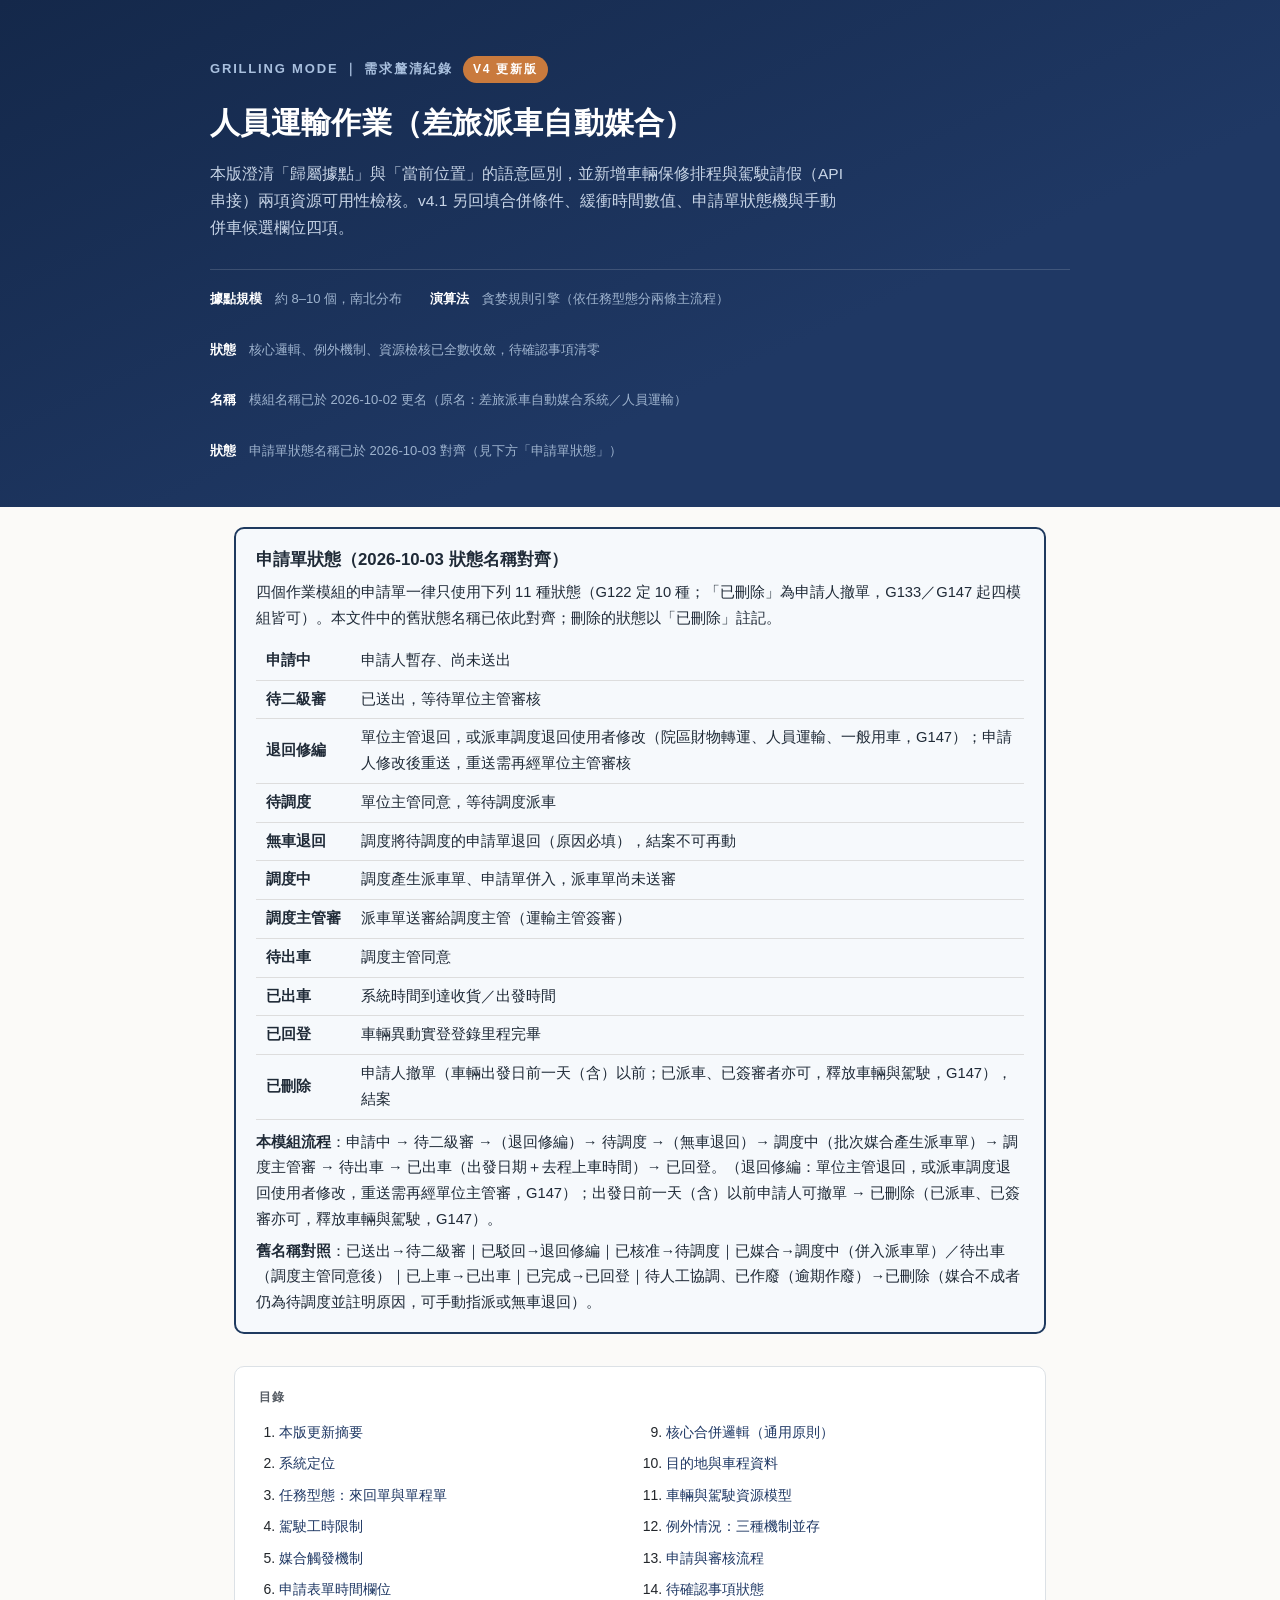
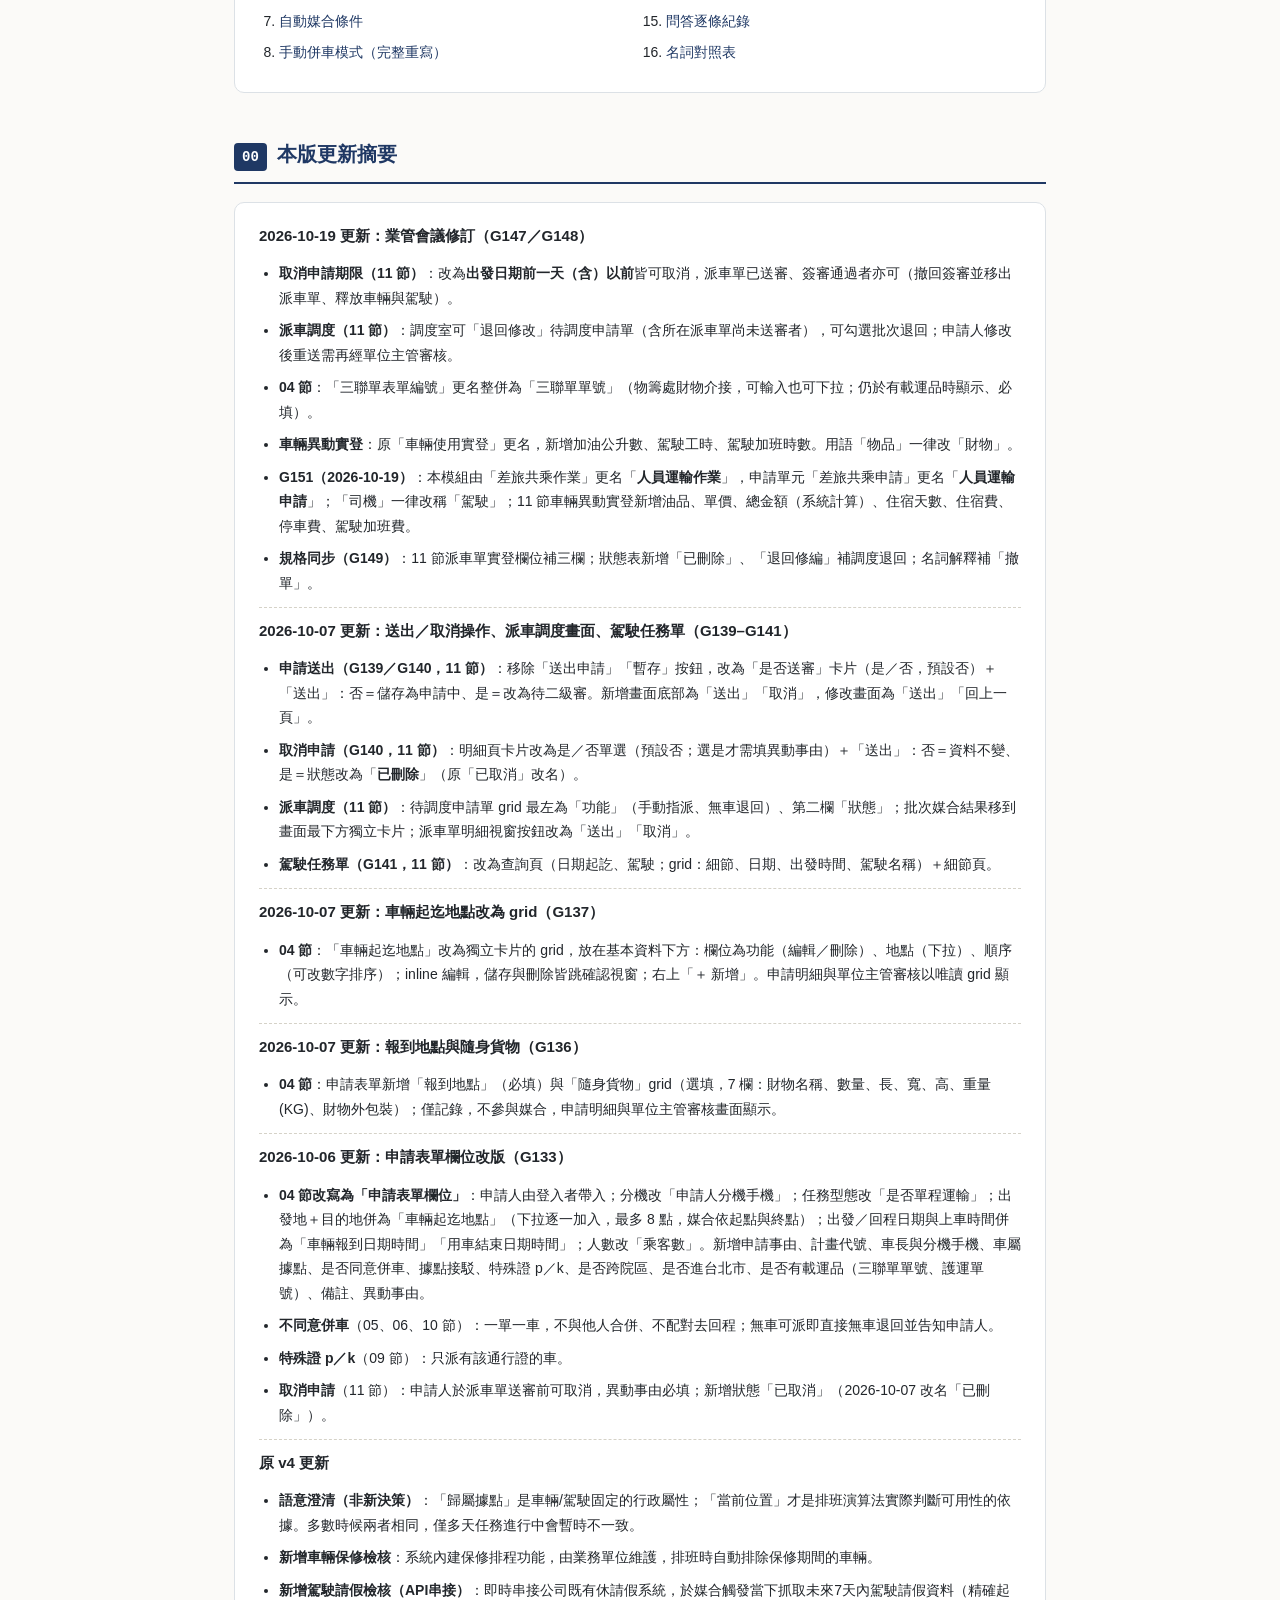
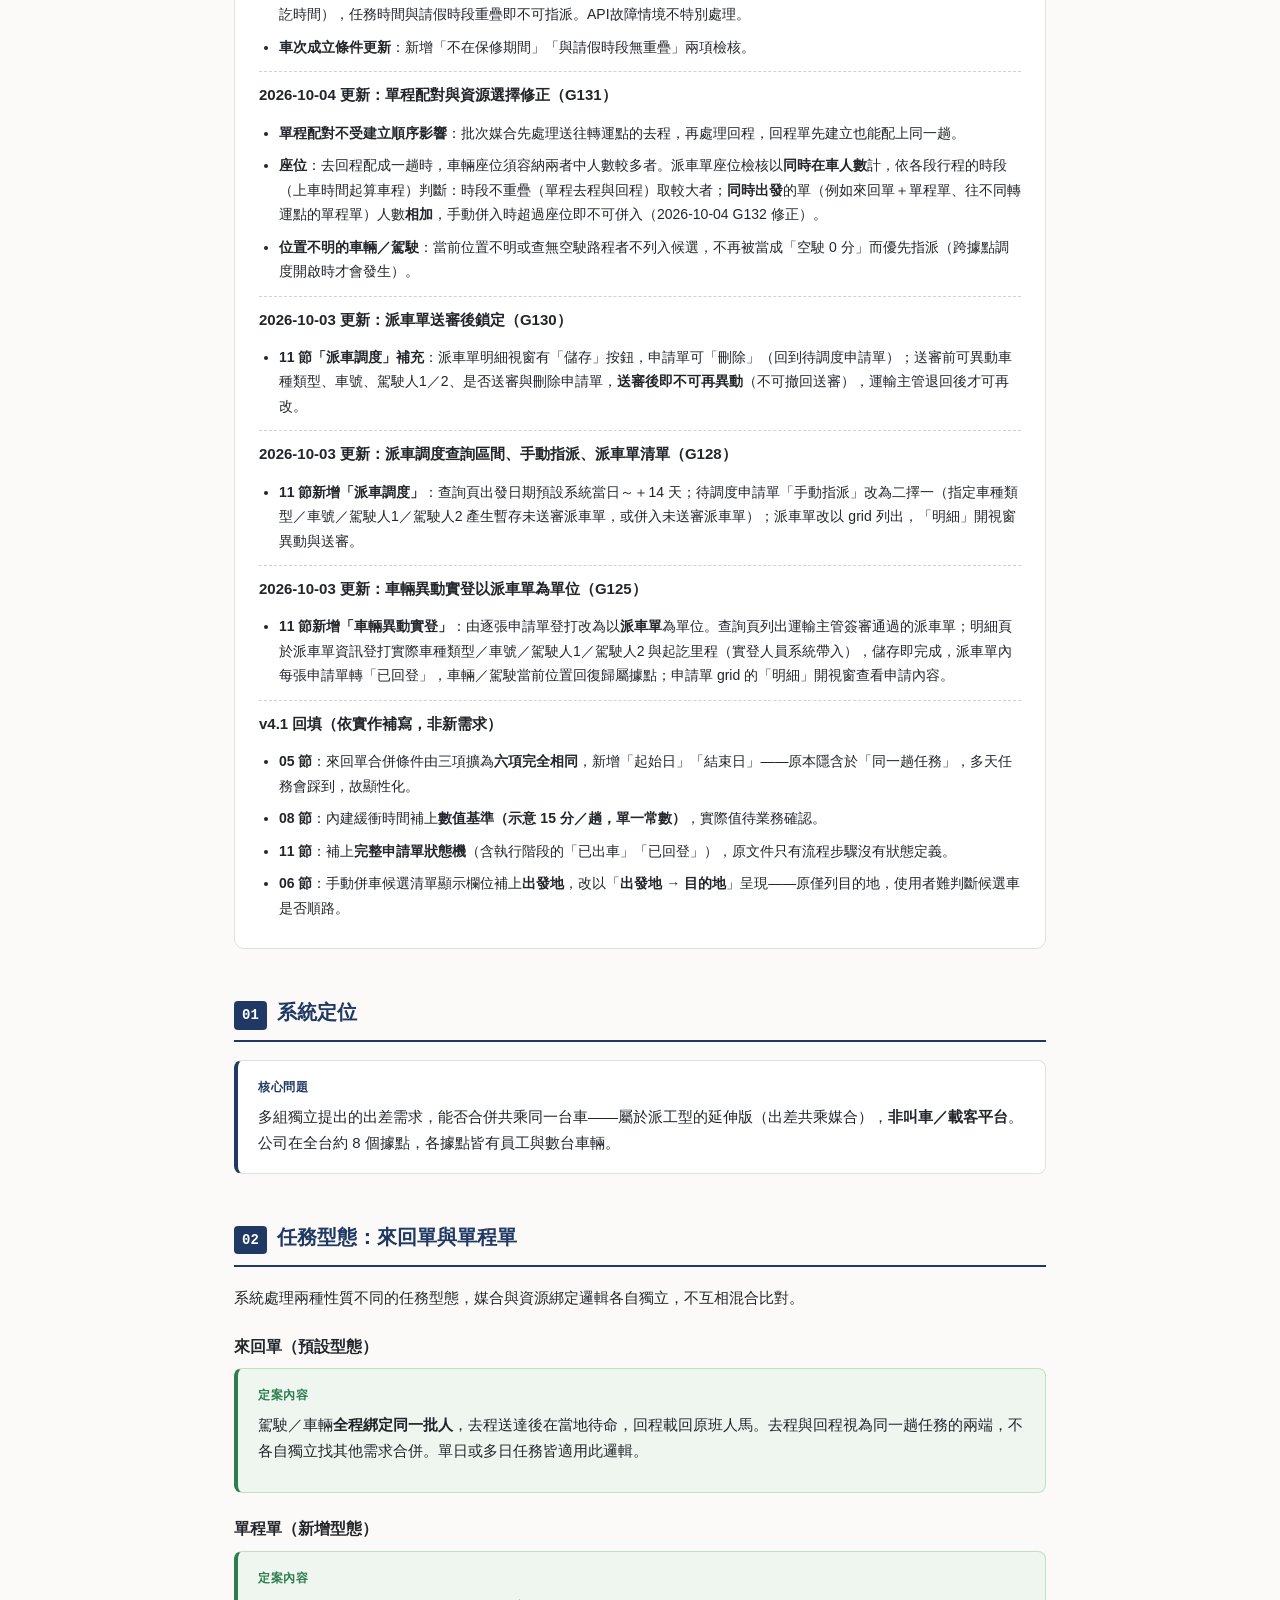
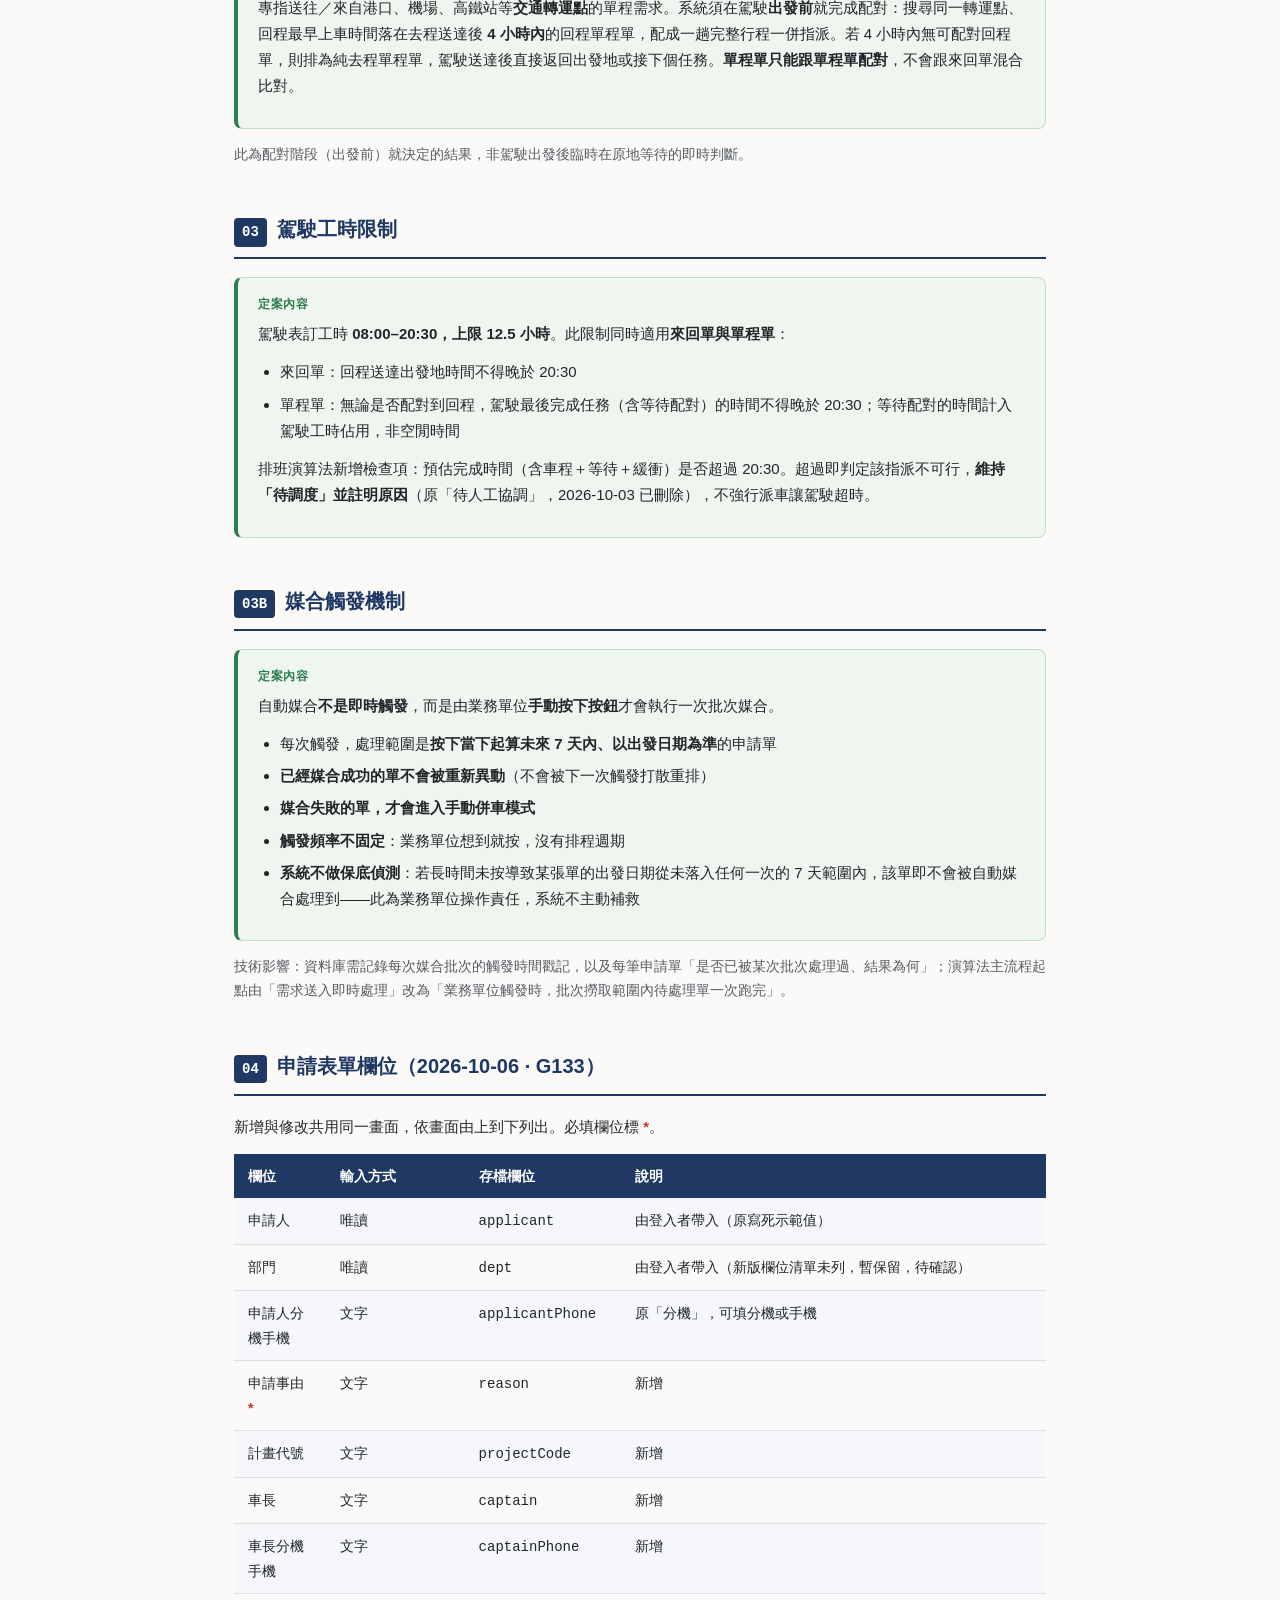
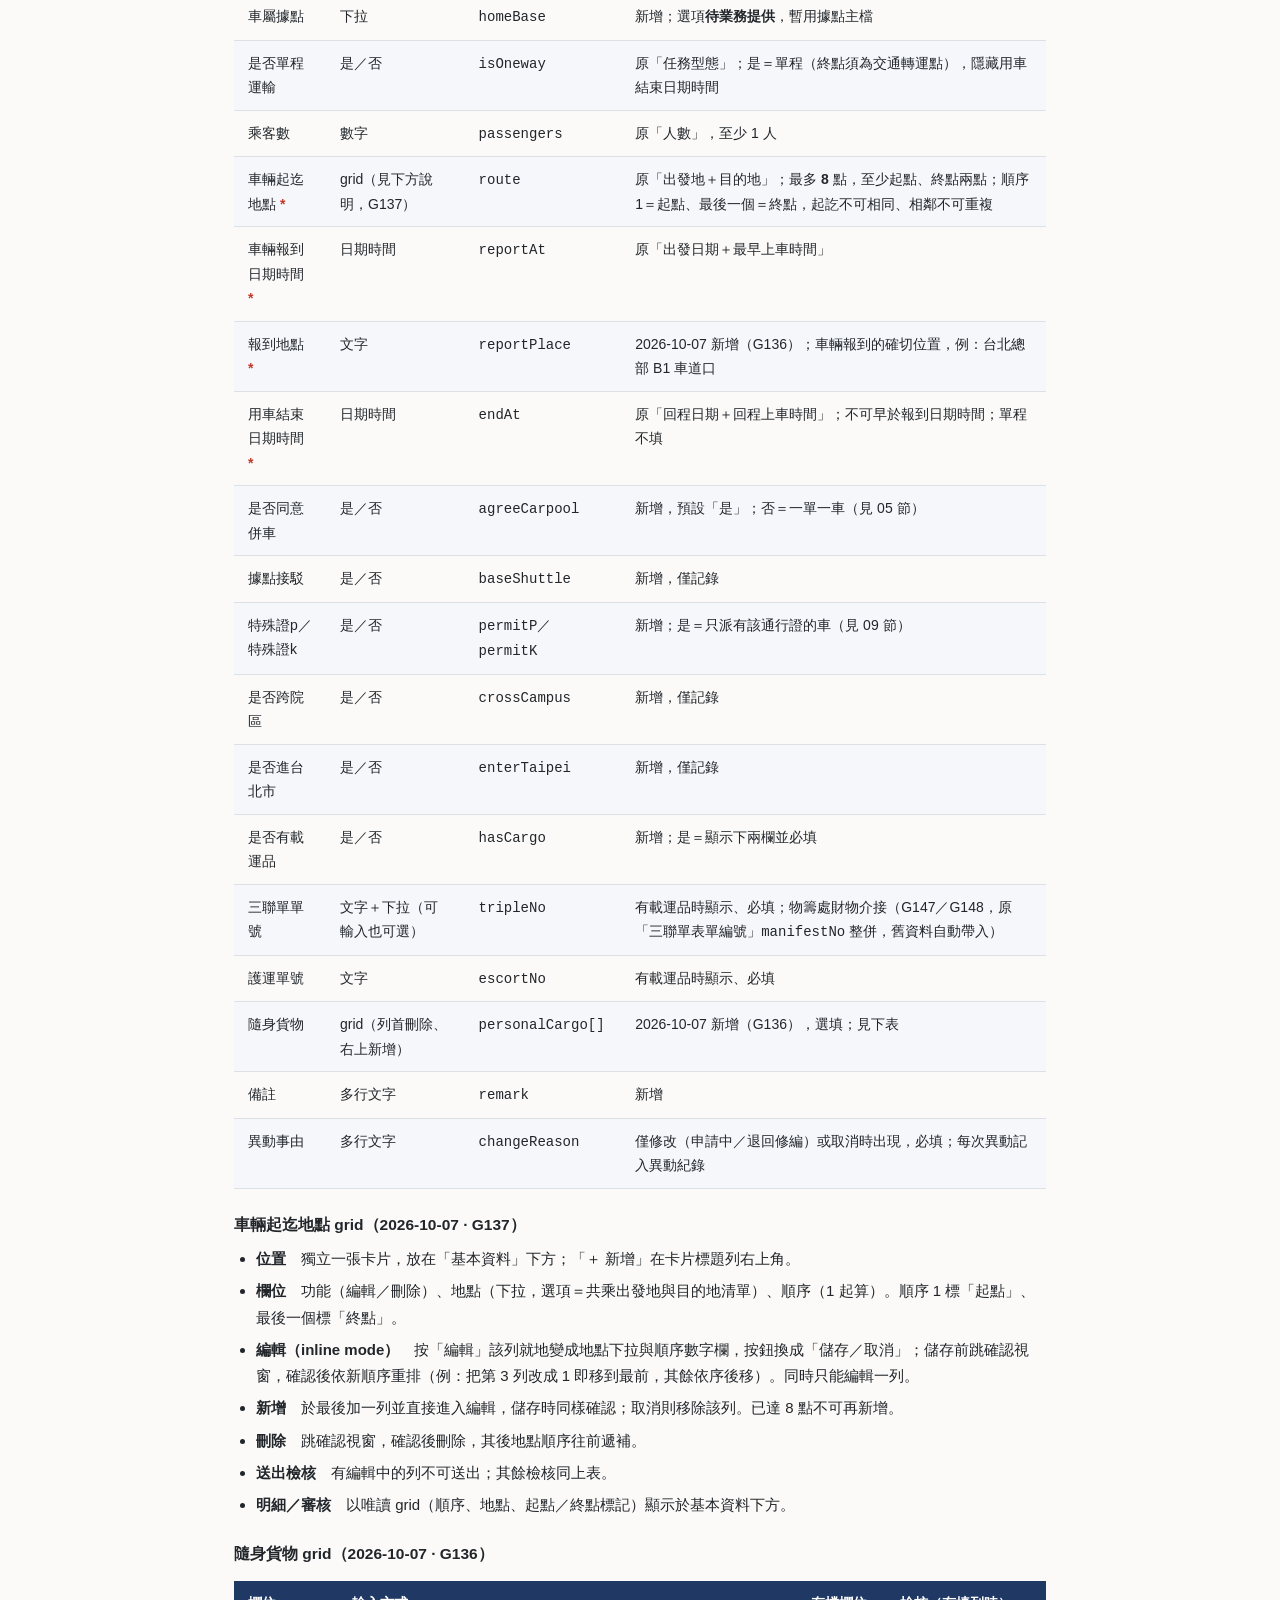
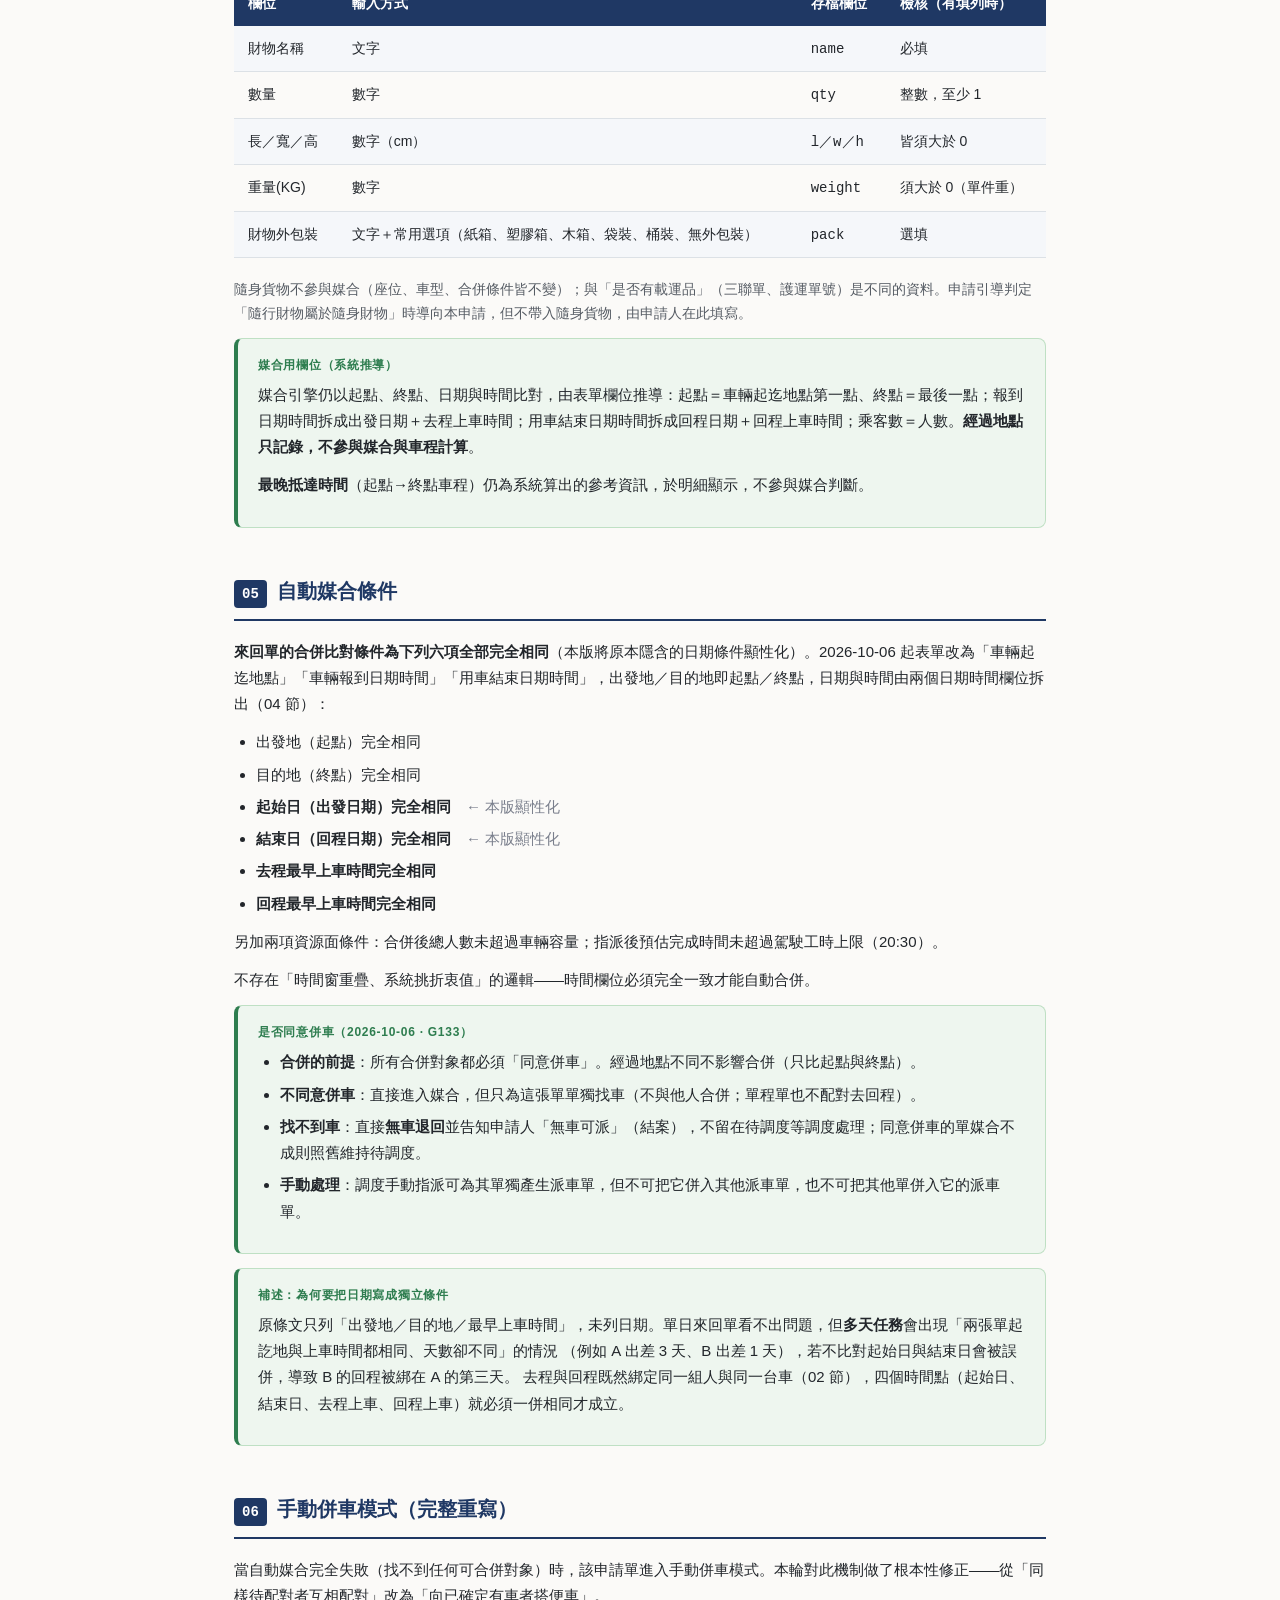
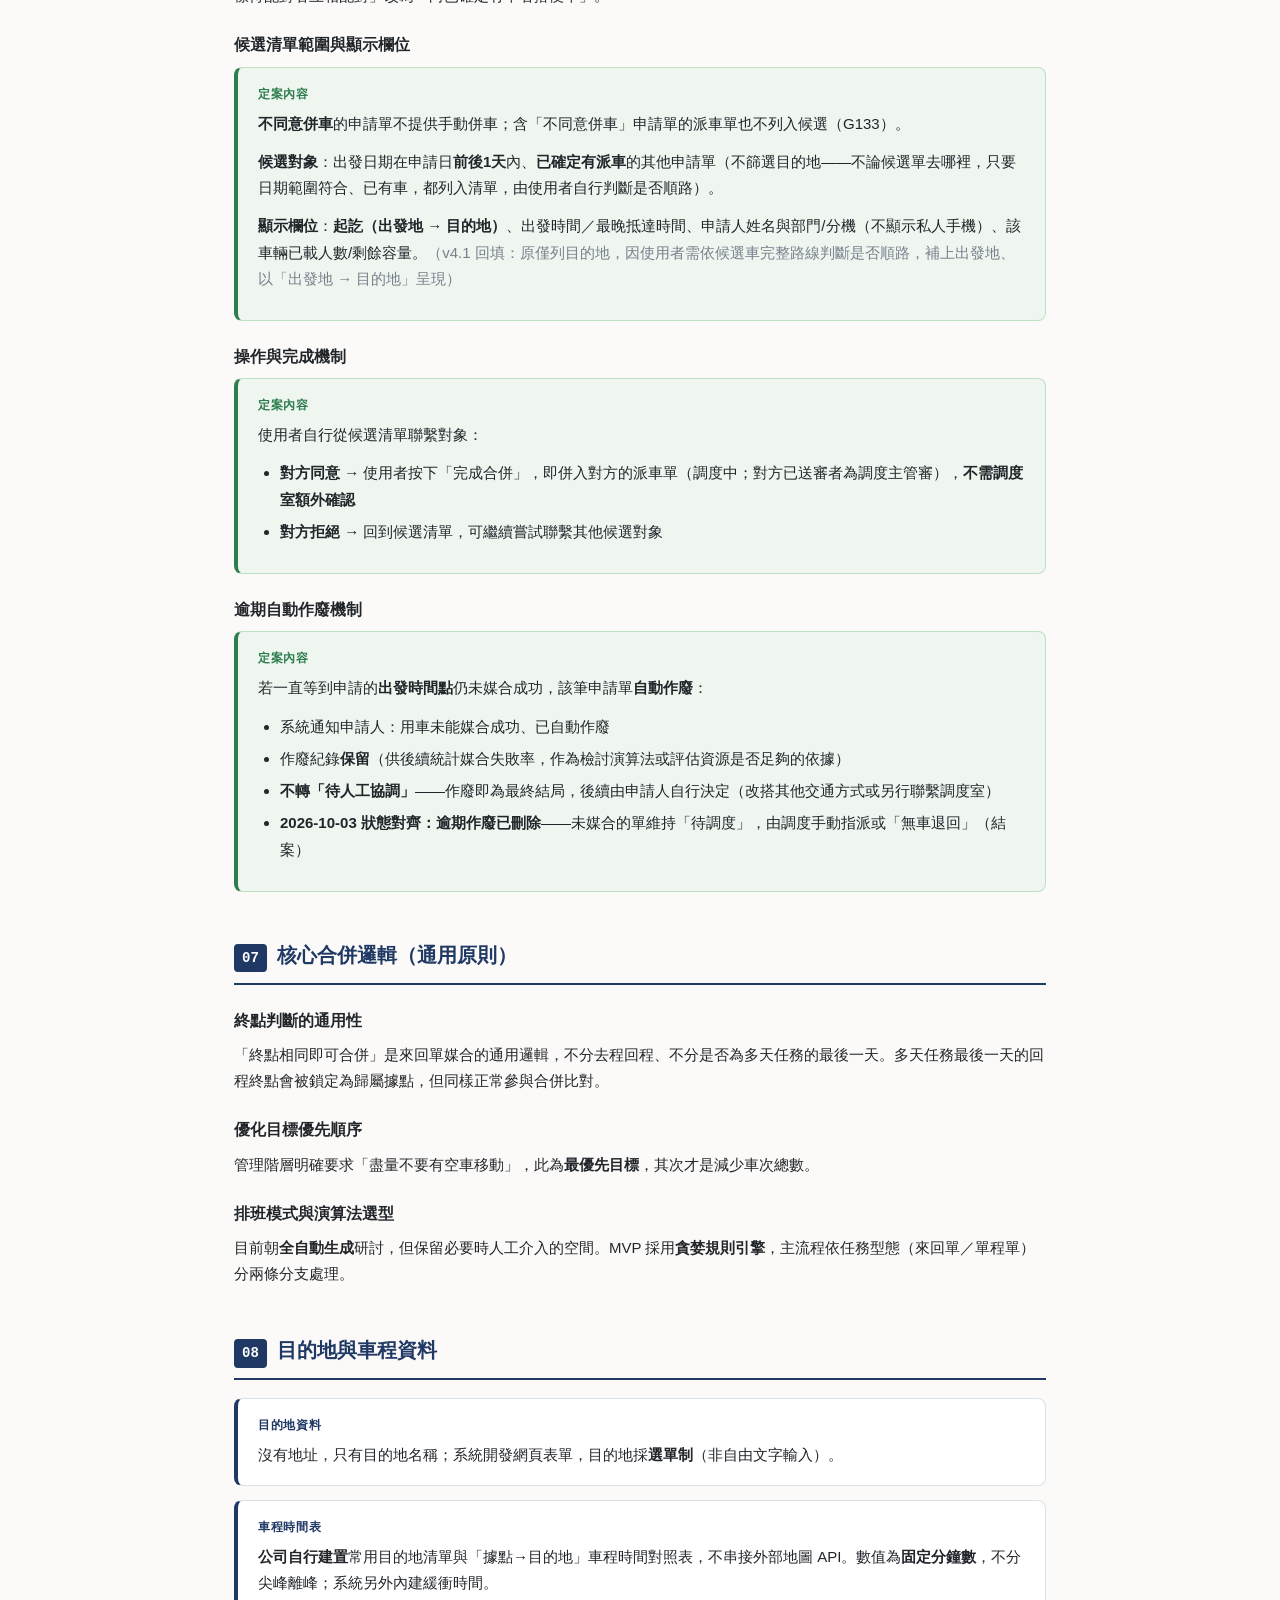
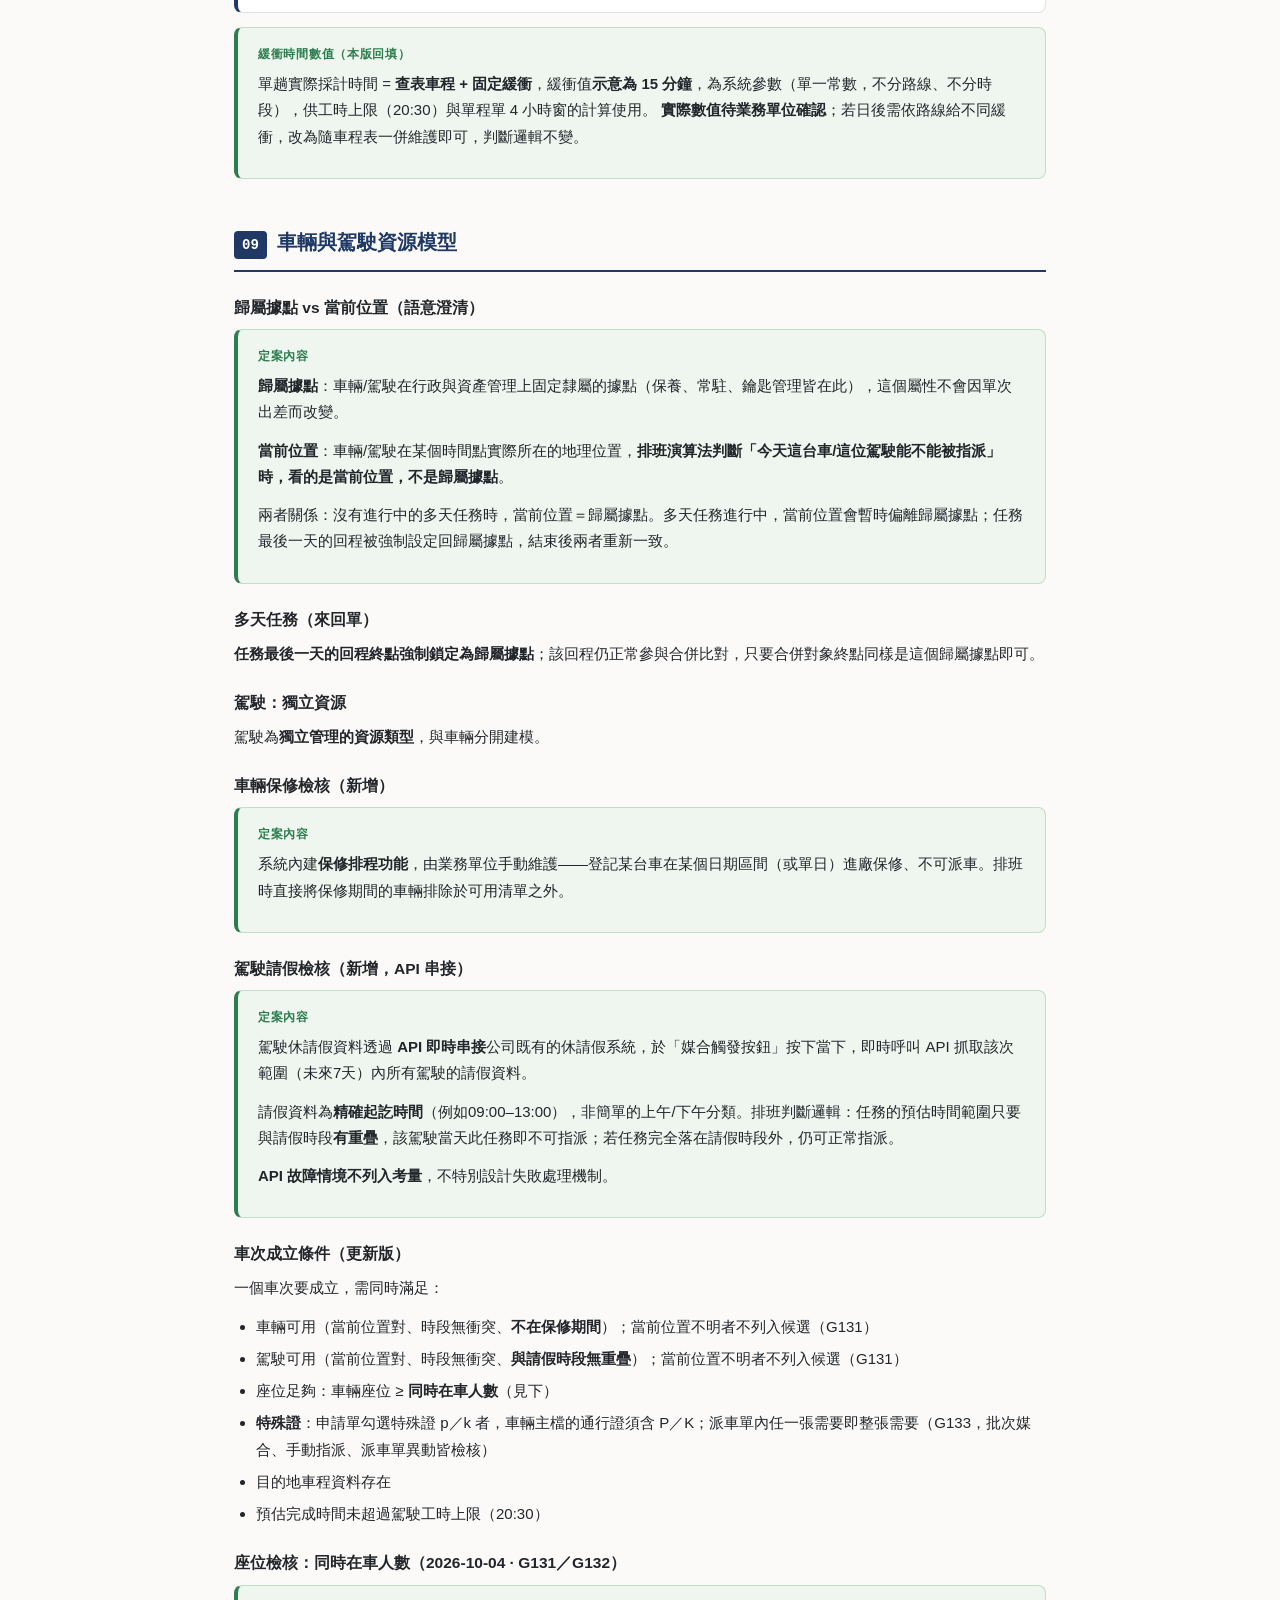
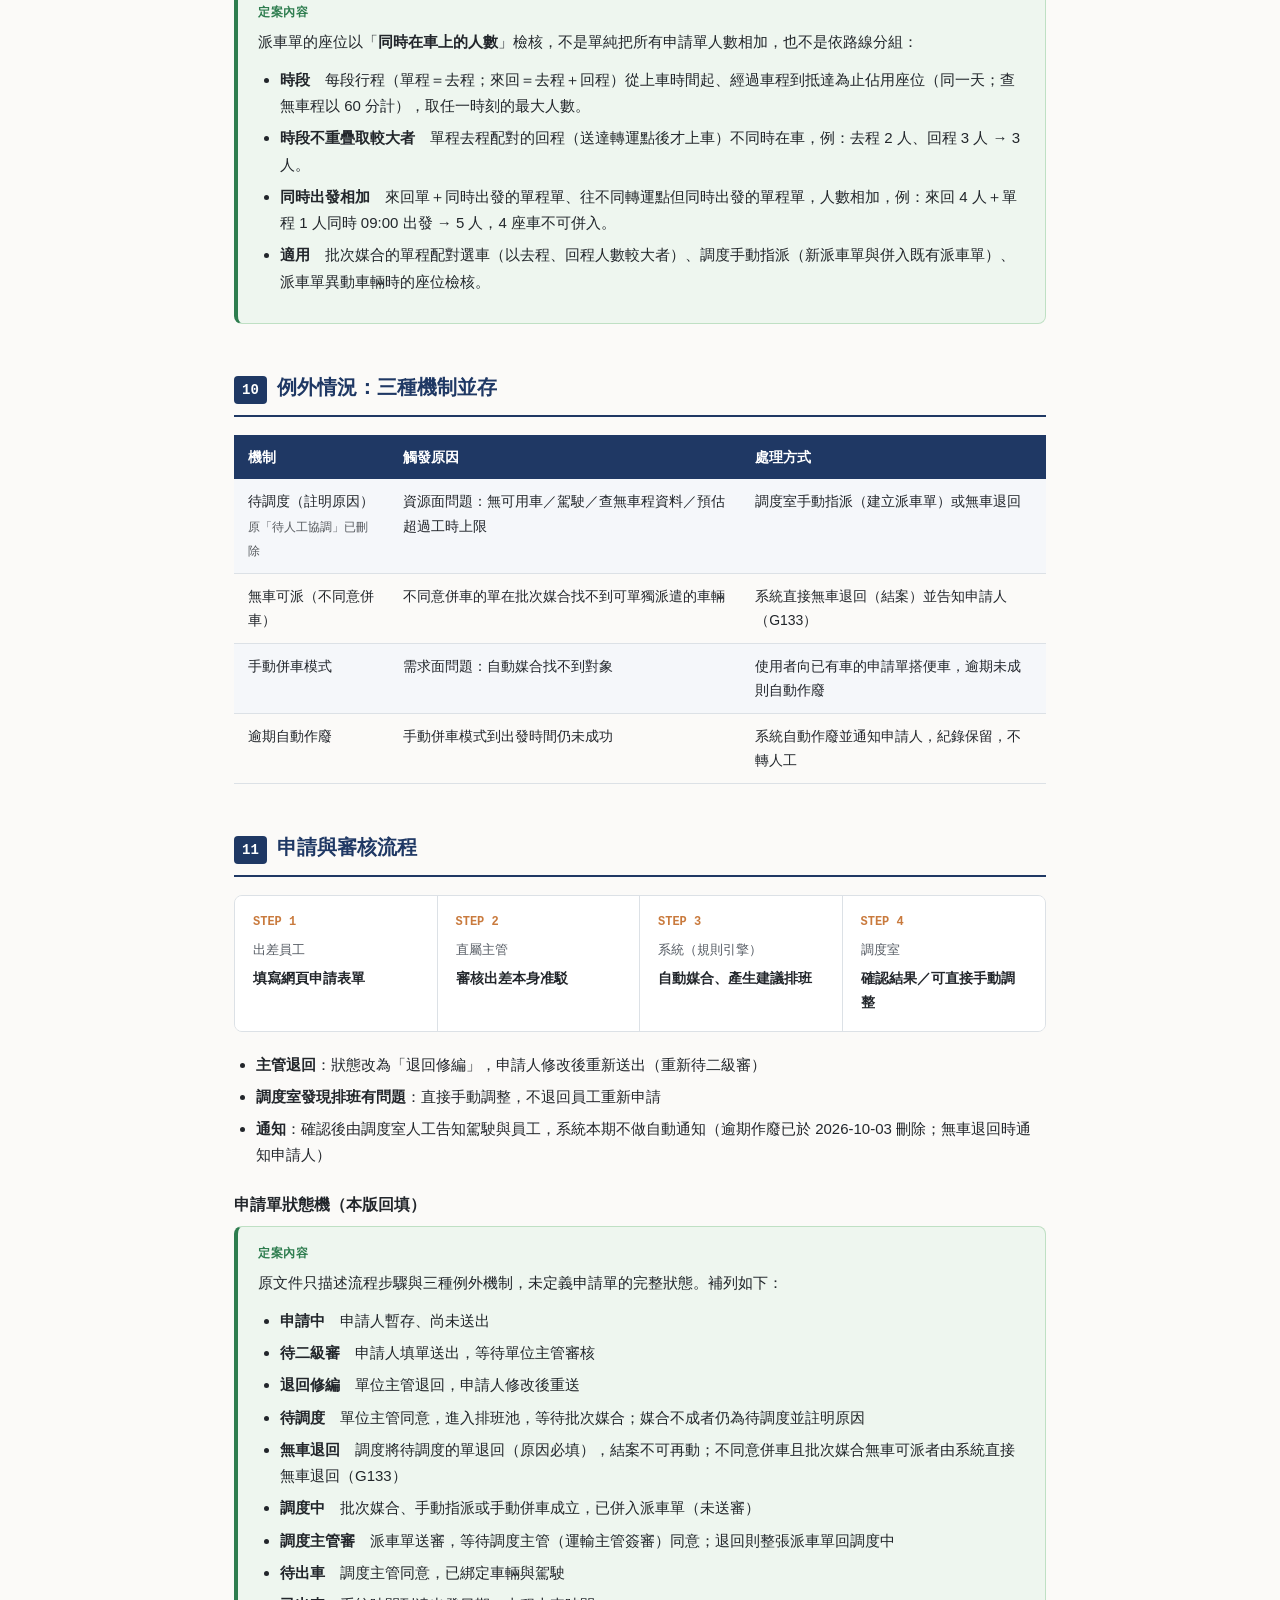
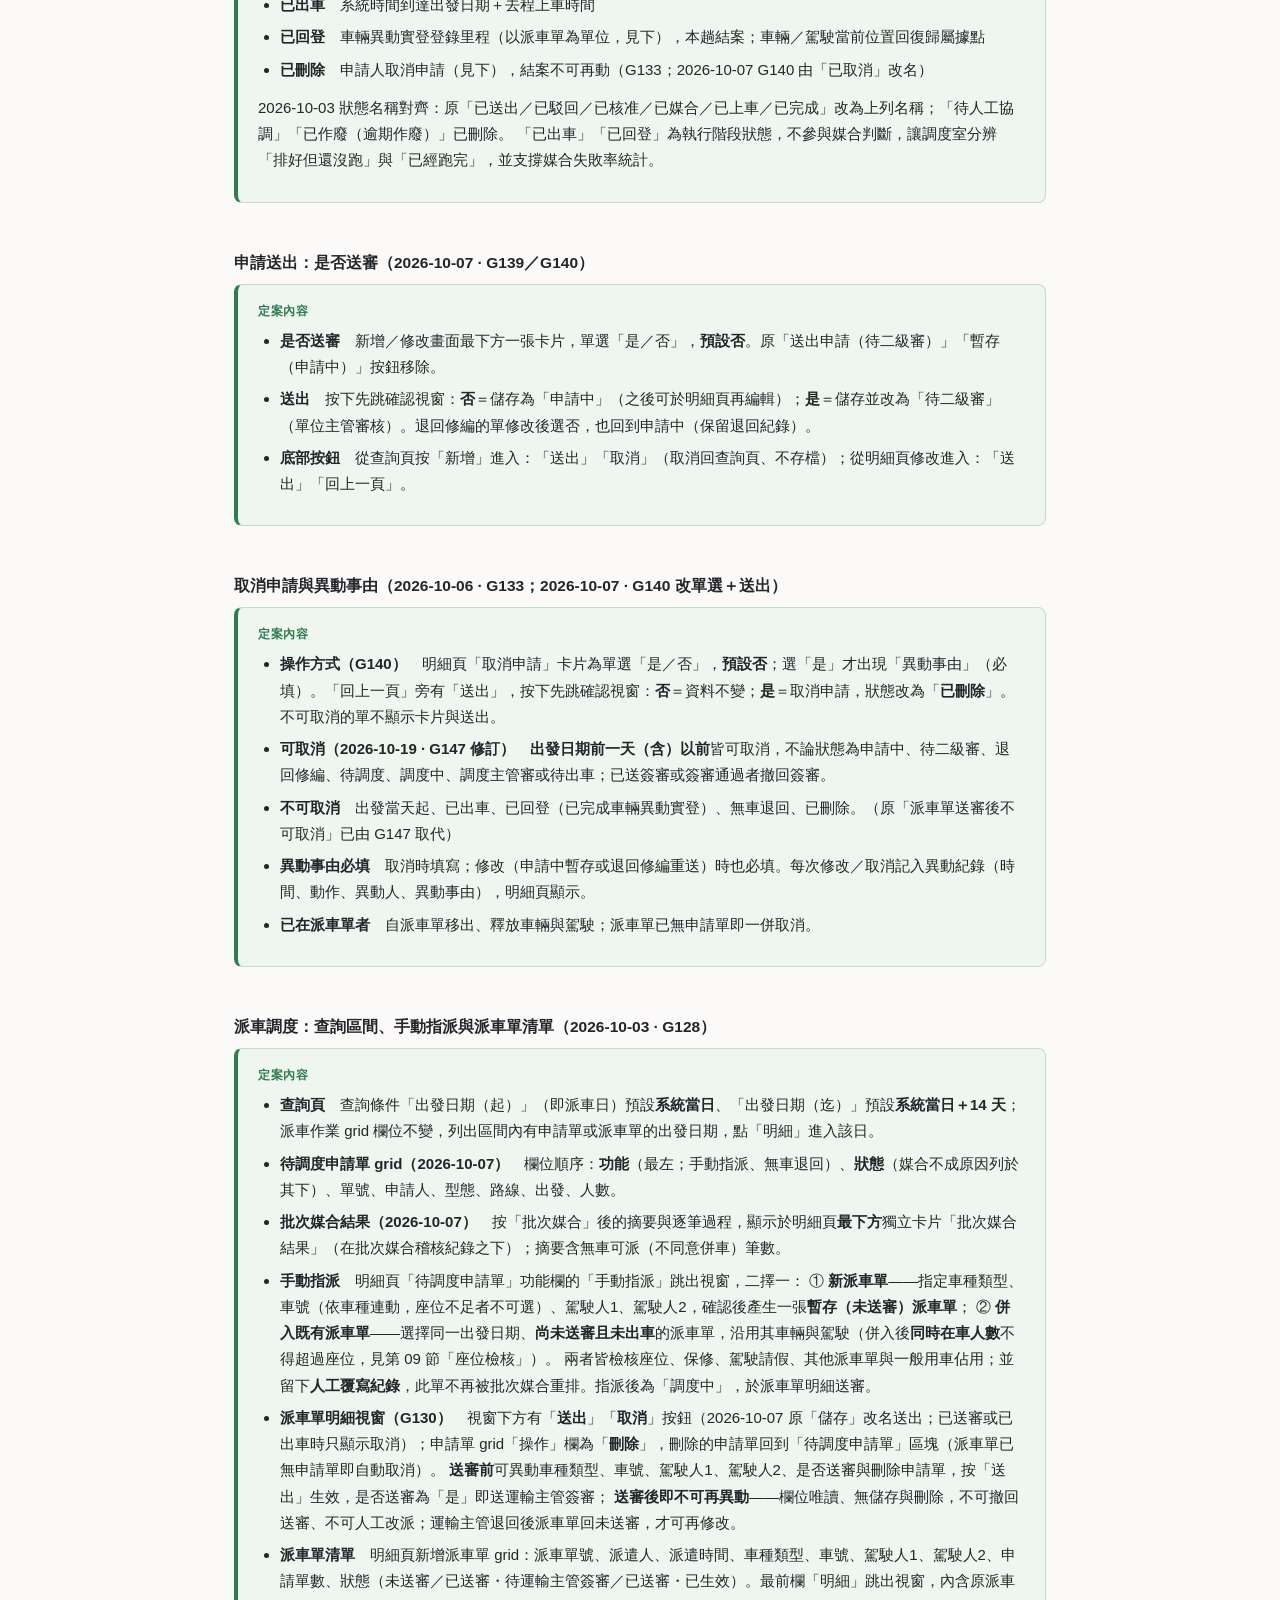
<file: docs/差旅派車自動媒合系統_v4.html>
<!DOCTYPE html>
<html lang="zh-Hant">
<head>
<meta charset="UTF-8">
<meta name="viewport" content="width=device-width, initial-scale=1.0">
<title>人員運輸作業（差旅派車自動媒合）｜討論彙整 v4</title>
<style>
  :root {
    --navy: #1F3864; --navy-deep: #14284A; --accent: #C97A3D; --ink: #22262B;
    --ink-soft: #565C64; --line: #DCE1E6; --paper: #FBFAF8; --card: #FFFFFF;
    --amber-bg: #FFF6E8; --amber-line: #E8C78A; --strike-bg: #F3F1EC;
    --green-bg: #EEF6EF; --green-line: #BFE0C4;
    --mono: 'SFMono-Regular', Consolas, 'Liberation Mono', Menlo, monospace;
  }
  * { box-sizing: border-box; }
  body { margin:0; background:var(--paper); color:var(--ink);
    font-family:-apple-system,"PingFang TC","Microsoft JhengHei","Noto Sans TC",sans-serif;
    line-height:1.75; -webkit-font-smoothing:antialiased; }
  .wrap { max-width:860px; margin:0 auto; padding:0 24px 100px; }
  header.hero { background:linear-gradient(155deg,var(--navy-deep),var(--navy) 65%); color:#fff;
    padding:56px 24px 44px; margin-bottom:8px; }
  header.hero .inner { max-width:860px; margin:0 auto; }
  .eyebrow { font-size:13px; letter-spacing:.14em; color:#A9C0DE; text-transform:uppercase;
    margin-bottom:14px; font-weight:600; }
  h1.title { font-size:30px; margin:0 0 10px; font-weight:700; letter-spacing:.01em; }
  .subtitle { font-size:15.5px; color:#C7D4E6; max-width:640px; }
  .meta-row { margin-top:28px; display:flex; gap:28px; flex-wrap:wrap; font-size:13px; color:#9FB4CF;
    border-top:1px solid rgba(255,255,255,.15); padding-top:18px; }
  .meta-row b { color:#fff; font-weight:600; }
  .version-badge { display:inline-block; background:var(--accent); color:#fff; font-size:12px;
    font-weight:700; padding:3px 10px; border-radius:20px; margin-left:10px; vertical-align:middle; }
  nav.toc { background:var(--card); border:1px solid var(--line); border-radius:10px;
    padding:20px 24px; margin:32px 0 44px; }
  nav.toc .toc-label { font-size:12px; letter-spacing:.1em; text-transform:uppercase;
    color:var(--ink-soft); font-weight:700; margin-bottom:12px; }
  nav.toc ol { margin:0; padding-left:20px; columns:2; column-gap:32px; }
  nav.toc li { font-size:14px; margin-bottom:7px; break-inside:avoid; }
  nav.toc a { color:var(--navy); text-decoration:none; }
  nav.toc a:hover { text-decoration:underline; }
  section.block { margin-bottom:46px; scroll-margin-top:20px; }
  h2.sec-title { font-size:20px; color:var(--navy); border-bottom:2px solid var(--navy);
    padding-bottom:10px; margin:0 0 18px; font-weight:700; display:flex; align-items:baseline; gap:10px; }
  h2.sec-title .num { font-family:var(--mono); font-size:14px; color:#fff; background:var(--navy);
    padding:2px 8px; border-radius:4px; }
  h3.sub { font-size:15.5px; color:var(--ink); font-weight:700; margin:22px 0 8px; }
  p { margin:0 0 12px; font-size:15px; color:var(--ink); }
  ul.plain { margin:0 0 12px; padding-left:22px; }
  ul.plain li { margin-bottom:6px; font-size:15px; }
  .decision-card { background:var(--card); border:1px solid var(--line); border-left:4px solid var(--navy);
    border-radius:8px; padding:16px 20px; margin-bottom:14px; }
  .decision-card .d-label { font-size:12px; font-weight:700; letter-spacing:.06em; color:var(--navy);
    text-transform:uppercase; margin-bottom:6px; }
  .decision-card p:last-child { margin-bottom:0; }
  .final-card { background:var(--green-bg); border:1px solid var(--green-line); border-left:4px solid #2E7D4F;
    border-radius:8px; padding:16px 20px; margin-bottom:14px; }
  .final-card .d-label { font-size:12px; font-weight:700; letter-spacing:.06em; color:#2E7D4F;
    text-transform:uppercase; margin-bottom:6px; }
  .qa { border:1px solid var(--line); border-radius:8px; margin-bottom:12px; overflow:hidden; }
  .qa .q { background:#F0F4F8; padding:12px 18px; font-size:14px; font-weight:700; color:var(--navy-deep); }
  .qa .a { padding:12px 18px; font-size:14.5px; background:var(--card); }
  .qa .a::before { content:"→ "; color:var(--accent); font-weight:700; }
  .qa.superseded .q { background:var(--strike-bg); color:#9A9488; }
  .qa.superseded .a { color:#9A9488; }
  .flow { display:flex; flex-wrap:wrap; gap:0; margin:18px 0 20px; border:1px solid var(--line);
    border-radius:8px; overflow:hidden; }
  .flow-step { flex:1 1 200px; padding:16px 18px; border-right:1px solid var(--line); background:var(--card); }
  .flow-step:last-child { border-right:none; }
  .flow-step .fs-num { font-family:var(--mono); font-size:12px; color:var(--accent); font-weight:700; margin-bottom:6px; }
  .flow-step .fs-role { font-size:13px; color:var(--ink-soft); margin-bottom:4px; }
  .flow-step .fs-action { font-size:14px; font-weight:600; color:var(--ink); }
  table.dtable { width:100%; border-collapse:collapse; margin:14px 0 20px; font-size:14px; }
  table.dtable th { background:var(--navy); color:#fff; text-align:left; padding:10px 14px; font-weight:600; }
  table.dtable td { padding:10px 14px; border-bottom:1px solid var(--line); vertical-align:top; }
  table.dtable tr:nth-child(even) td { background:#F5F7FA; }
  pre.algo { background:#1B2430; color:#DCE6F1; padding:20px 22px; border-radius:8px;
    font-family:var(--mono); font-size:12.6px; line-height:1.7; overflow-x:auto; margin:14px 0 20px; }
  pre.algo .cmt { color:#7A8CA3; }
  .open-issue { background:var(--amber-bg); border:1px solid var(--amber-line); border-radius:10px;
    padding:20px 24px; margin-bottom:18px; }
  .open-issue .oi-tag { display:inline-block; font-size:11.5px; font-weight:700; letter-spacing:.06em;
    color:#8A5A1E; background:#F3DCA9; padding:3px 10px; border-radius:20px; margin-bottom:10px; }
  .open-issue h4 { margin:0 0 10px; font-size:15.5px; color:#6B4415; }
  .open-issue .oi-desc { font-size:13.5px; margin-bottom:14px; color:#6B4415; }
  .resolved-banner { background:var(--green-bg); border:1px solid var(--green-line); border-radius:10px;
    padding:18px 24px; margin-bottom:20px; text-align:center; }
  .resolved-banner b { color:#2E7D4F; font-size:15px; }
  .glossary-grid { display:grid; grid-template-columns:1fr; gap:10px; }
  .term { display:grid; grid-template-columns:150px 1fr; gap:14px; padding:12px 0;
    border-bottom:1px solid var(--line); font-size:14px; }
  .term .t-name { font-weight:700; color:var(--navy); }
  .term .t-def { color:var(--ink); }
  .changelog { background:var(--card); border:1px solid var(--line); border-radius:10px;
    padding:20px 24px; margin-bottom:20px; }
  .changelog ul { margin:0; padding-left:20px; }
  .changelog li { font-size:14px; margin-bottom:8px; }
  footer { margin-top:60px; padding-top:20px; border-top:1px solid var(--line); font-size:12.5px;
    color:var(--ink-soft); text-align:center; }
  @media (max-width:600px) {
    nav.toc ol { columns:1; } .flow { flex-direction:column; }
    .flow-step { border-right:none; border-bottom:1px solid var(--line); } .term { grid-template-columns:1fr; }
  }
</style>
</head>
<body>

<header class="hero">
  <div class="inner">
    <div class="eyebrow">Grilling Mode ｜ 需求釐清紀錄<span class="version-badge">v4 更新版</span></div>
    <h1 class="title">人員運輸作業（差旅派車自動媒合）</h1>
    <div class="subtitle">本版澄清「歸屬據點」與「當前位置」的語意區別，並新增車輛保修排程與駕駛請假（API串接）兩項資源可用性檢核。v4.1 另回填合併條件、緩衝時間數值、申請單狀態機與手動併車候選欄位四項。</div>
    <div class="meta-row">
      <div><b>據點規模</b>　約 8–10 個，南北分布</div>
      <div><b>演算法</b>　貪婪規則引擎（依任務型態分兩條主流程）</div>
      <div><b>狀態</b>　核心邏輯、例外機制、資源檢核已全數收斂，待確認事項清零</div>
      <div><b>名稱</b>　模組名稱已於 2026-10-02 更名（原名：差旅派車自動媒合系統／人員運輸）</div>
      <div><b>狀態</b>　申請單狀態名稱已於 2026-10-03 對齊（見下方「申請單狀態」）</div>
    </div>
  </div>
</header>

<div class="wrap">
<div style="border:2px solid #1f3a5f;border-radius:10px;padding:16px 20px;margin:20px 0;background:#f6f9fc;color:#1f2a37;">
  <div style="font-weight:700;font-size:1.05em;margin-bottom:6px;">申請單狀態（2026-10-03 狀態名稱對齊）</div>
  <div style="font-size:.92em;margin-bottom:10px;">四個作業模組的申請單一律只使用下列 11 種狀態（G122 定 10 種；「已刪除」為申請人撤單，G133／G147 起四模組皆可）。本文件中的舊狀態名稱已依此對齊；刪除的狀態以「已刪除」註記。</div>
  <table style="border-collapse:collapse;width:100%;font-size:.92em;"><tr><td style="padding:6px 10px;border-bottom:1px solid #ddd;white-space:nowrap;"><b>申請中</b></td><td style="padding:6px 10px;border-bottom:1px solid #ddd;">申請人暫存、尚未送出</td></tr><tr><td style="padding:6px 10px;border-bottom:1px solid #ddd;white-space:nowrap;"><b>待二級審</b></td><td style="padding:6px 10px;border-bottom:1px solid #ddd;">已送出，等待單位主管審核</td></tr><tr><td style="padding:6px 10px;border-bottom:1px solid #ddd;white-space:nowrap;"><b>退回修編</b></td><td style="padding:6px 10px;border-bottom:1px solid #ddd;">單位主管退回，或派車調度退回使用者修改（院區財物轉運、人員運輸、一般用車，G147）；申請人修改後重送，重送需再經單位主管審核</td></tr><tr><td style="padding:6px 10px;border-bottom:1px solid #ddd;white-space:nowrap;"><b>待調度</b></td><td style="padding:6px 10px;border-bottom:1px solid #ddd;">單位主管同意，等待調度派車</td></tr><tr><td style="padding:6px 10px;border-bottom:1px solid #ddd;white-space:nowrap;"><b>無車退回</b></td><td style="padding:6px 10px;border-bottom:1px solid #ddd;">調度將待調度的申請單退回（原因必填），結案不可再動</td></tr><tr><td style="padding:6px 10px;border-bottom:1px solid #ddd;white-space:nowrap;"><b>調度中</b></td><td style="padding:6px 10px;border-bottom:1px solid #ddd;">調度產生派車單、申請單併入，派車單尚未送審</td></tr><tr><td style="padding:6px 10px;border-bottom:1px solid #ddd;white-space:nowrap;"><b>調度主管審</b></td><td style="padding:6px 10px;border-bottom:1px solid #ddd;">派車單送審給調度主管（運輸主管簽審）</td></tr><tr><td style="padding:6px 10px;border-bottom:1px solid #ddd;white-space:nowrap;"><b>待出車</b></td><td style="padding:6px 10px;border-bottom:1px solid #ddd;">調度主管同意</td></tr><tr><td style="padding:6px 10px;border-bottom:1px solid #ddd;white-space:nowrap;"><b>已出車</b></td><td style="padding:6px 10px;border-bottom:1px solid #ddd;">系統時間到達收貨／出發時間</td></tr><tr><td style="padding:6px 10px;border-bottom:1px solid #ddd;white-space:nowrap;"><b>已回登</b></td><td style="padding:6px 10px;border-bottom:1px solid #ddd;">車輛異動實登登錄里程完畢</td></tr><tr><td style="padding:6px 10px;border-bottom:1px solid #ddd;white-space:nowrap;"><b>已刪除</b></td><td style="padding:6px 10px;border-bottom:1px solid #ddd;">申請人撤單（車輛出發日前一天（含）以前；已派車、已簽審者亦可，釋放車輛與駕駛，G147），結案</td></tr></table>
  <div style="font-size:.92em;margin-top:10px;"><b>本模組流程</b>：申請中 → 待二級審 →（退回修編）→ 待調度 →（無車退回）→ 調度中（批次媒合產生派車單）→ 調度主管審 → 待出車 → 已出車（出發日期＋去程上車時間）→ 已回登。（退回修編：單位主管退回，或派車調度退回使用者修改，重送需再經單位主管審，G147）；出發日前一天（含）以前申請人可撤單 → 已刪除（已派車、已簽審亦可，釋放車輛與駕駛，G147）。</div>
  <div style="font-size:.92em;margin-top:6px;"><b>舊名稱對照</b>：已送出→待二級審｜已駁回→退回修編｜已核准→待調度｜已媒合→調度中（併入派車單）／待出車（調度主管同意後）｜已上車→已出車｜已完成→已回登｜待人工協調、已作廢（逾期作廢）→已刪除（媒合不成者仍為待調度並註明原因，可手動指派或無車退回）。</div>
</div>

  <nav class="toc">
    <div class="toc-label">目錄</div>
    <ol>
      <li><a href="#s0">本版更新摘要</a></li>
      <li><a href="#s1">系統定位</a></li>
      <li><a href="#s2">任務型態：來回單與單程單</a></li>
      <li><a href="#s3">駕駛工時限制</a></li>
      <li><a href="#s3b">媒合觸發機制</a></li>
      <li><a href="#s4">申請表單時間欄位</a></li>
      <li><a href="#s5">自動媒合條件</a></li>
      <li><a href="#s6">手動併車模式（完整重寫）</a></li>
      <li><a href="#s7">核心合併邏輯（通用原則）</a></li>
      <li><a href="#s8">目的地與車程資料</a></li>
      <li><a href="#s9">車輛與駕駛資源模型</a></li>
      <li><a href="#s10">例外情況：三種機制並存</a></li>
      <li><a href="#s11">申請與審核流程</a></li>
      <li><a href="#s12">待確認事項狀態</a></li>
      <li><a href="#s13">問答逐條紀錄</a></li>
      <li><a href="#s14">名詞對照表</a></li>
    </ol>
  </nav>

  <section class="block" id="s0">
    <h2 class="sec-title"><span class="num">00</span>本版更新摘要</h2>
    <div class="changelog">
      <p><b>2026-10-19 更新：業管會議修訂（G147／G148）</b></p>
      <ul>
        <li><b>取消申請期限（11 節）</b>：改為<b>出發日期前一天（含）以前</b>皆可取消，派車單已送審、簽審通過者亦可（撤回簽審並移出派車單、釋放車輛與駕駛）。</li>
        <li><b>派車調度（11 節）</b>：調度室可「退回修改」待調度申請單（含所在派車單尚未送審者），可勾選批次退回；申請人修改後重送需再經單位主管審核。</li>
        <li><b>04 節</b>：「三聯單表單編號」更名整併為「三聯單單號」（物籌處財物介接，可輸入也可下拉；仍於有載運品時顯示、必填）。</li>
        <li><b>車輛異動實登</b>：原「車輛使用實登」更名，新增加油公升數、駕駛工時、駕駛加班時數。用語「物品」一律改「財物」。</li>
        <li><b>G151（2026-10-19）</b>：本模組由「差旅共乘作業」更名「<b>人員運輸作業</b>」，申請單元「差旅共乘申請」更名「<b>人員運輸申請</b>」；「司機」一律改稱「駕駛」；11 節車輛異動實登新增油品、單價、總金額（系統計算）、住宿天數、住宿費、停車費、駕駛加班費。</li>
        <li><b>規格同步（G149）</b>：11 節派車單實登欄位補三欄；狀態表新增「已刪除」、「退回修編」補調度退回；名詞解釋補「撤單」。</li>
      </ul>
      <p style="margin-top:12px;padding-top:10px;border-top:1px dashed #d5d2c8"><b>2026-10-07 更新：送出／取消操作、派車調度畫面、駕駛任務單（G139–G141）</b></p>
      <ul>
        <li><b>申請送出（G139／G140，11 節）</b>：移除「送出申請」「暫存」按鈕，改為「是否送審」卡片（是／否，預設否）＋「送出」：否＝儲存為申請中、是＝改為待二級審。新增畫面底部為「送出」「取消」，修改畫面為「送出」「回上一頁」。</li>
        <li><b>取消申請（G140，11 節）</b>：明細頁卡片改為是／否單選（預設否；選是才需填異動事由）＋「送出」：否＝資料不變、是＝狀態改為「<b>已刪除</b>」（原「已取消」改名）。</li>
        <li><b>派車調度（11 節）</b>：待調度申請單 grid 最左為「功能」（手動指派、無車退回）、第二欄「狀態」；批次媒合結果移到畫面最下方獨立卡片；派車單明細視窗按鈕改為「送出」「取消」。</li>
        <li><b>駕駛任務單（G141，11 節）</b>：改為查詢頁（日期起訖、駕駛；grid：細節、日期、出發時間、駕駛名稱）＋細節頁。</li>
      </ul>
      <p style="margin-top:12px;padding-top:10px;border-top:1px dashed #d5d2c8"><b>2026-10-07 更新：車輛起迄地點改為 grid（G137）</b></p>
      <ul>
        <li><b>04 節</b>：「車輛起迄地點」改為獨立卡片的 grid，放在基本資料下方：欄位為功能（編輯／刪除）、地點（下拉）、順序（可改數字排序）；inline 編輯，儲存與刪除皆跳確認視窗；右上「＋ 新增」。申請明細與單位主管審核以唯讀 grid 顯示。</li>
      </ul>
      <p style="margin-top:12px;padding-top:10px;border-top:1px dashed #d5d2c8"><b>2026-10-07 更新：報到地點與隨身貨物（G136）</b></p>
      <ul>
        <li><b>04 節</b>：申請表單新增「報到地點」（必填）與「隨身貨物」grid（選填，7 欄：財物名稱、數量、長、寬、高、重量(KG)、財物外包裝）；僅記錄，不參與媒合，申請明細與單位主管審核畫面顯示。</li>
      </ul>
      <p style="margin-top:12px;padding-top:10px;border-top:1px dashed #d5d2c8"><b>2026-10-06 更新：申請表單欄位改版（G133）</b></p>
      <ul>
        <li><b>04 節改寫為「申請表單欄位」</b>：申請人由登入者帶入；分機改「申請人分機手機」；任務型態改「是否單程運輸」；出發地＋目的地併為「車輛起迄地點」（下拉逐一加入，最多 8 點，媒合依起點與終點）；出發／回程日期與上車時間併為「車輛報到日期時間」「用車結束日期時間」；人數改「乘客數」。新增申請事由、計畫代號、車長與分機手機、車屬據點、是否同意併車、據點接駁、特殊證 p／k、是否跨院區、是否進台北市、是否有載運品（三聯單單號、護運單號）、備註、異動事由。</li>
        <li><b>不同意併車</b>（05、06、10 節）：一單一車，不與他人合併、不配對去回程；無車可派即直接無車退回並告知申請人。</li>
        <li><b>特殊證 p／k</b>（09 節）：只派有該通行證的車。</li>
        <li><b>取消申請</b>（11 節）：申請人於派車單送審前可取消，異動事由必填；新增狀態「已取消」（2026-10-07 改名「已刪除」）。</li>
      </ul>
      <p style="margin-top:12px;padding-top:10px;border-top:1px dashed #d5d2c8"><b>原 v4 更新</b></p>
      <ul>
        <li><b>語意澄清（非新決策）</b>：「歸屬據點」是車輛/駕駛固定的行政屬性；「當前位置」才是排班演算法實際判斷可用性的依據。多數時候兩者相同，僅多天任務進行中會暫時不一致。</li>
        <li><b>新增車輛保修檢核</b>：系統內建保修排程功能，由業務單位維護，排班時自動排除保修期間的車輛。</li>
        <li><b>新增駕駛請假檢核（API串接）</b>：即時串接公司既有休請假系統，於媒合觸發當下抓取未來7天內駕駛請假資料（精確起訖時間），任務時間與請假時段重疊即不可指派。API故障情境不特別處理。</li>
        <li><b>車次成立條件更新</b>：新增「不在保修期間」「與請假時段無重疊」兩項檢核。</li>
      </ul>
      <p style="margin-top:12px;padding-top:10px;border-top:1px dashed #d5d2c8"><b>2026-10-04 更新：單程配對與資源選擇修正（G131）</b></p>
      <ul>
        <li><b>單程配對不受建立順序影響</b>：批次媒合先處理送往轉運點的去程，再處理回程，回程單先建立也能配上同一趟。</li>
        <li><b>座位</b>：去回程配成一趟時，車輛座位須容納兩者中人數較多者。派車單座位檢核以<b>同時在車人數</b>計，依各段行程的時段（上車時間起算車程）判斷：時段不重疊（單程去程與回程）取較大者；<b>同時出發</b>的單（例如來回單＋單程單、往不同轉運點的單程單）人數<b>相加</b>，手動併入時超過座位即不可併入（2026-10-04 G132 修正）。</li>
        <li><b>位置不明的車輛／駕駛</b>：當前位置不明或查無空駛路程者不列入候選，不再被當成「空駛 0 分」而優先指派（跨據點調度開啟時才會發生）。</li>
      </ul>
      <p style="margin-top:12px;padding-top:10px;border-top:1px dashed #d5d2c8"><b>2026-10-03 更新：派車單送審後鎖定（G130）</b></p>
      <ul>
        <li><b>11 節「派車調度」補充</b>：派車單明細視窗有「儲存」按鈕，申請單可「刪除」（回到待調度申請單）；送審前可異動車種類型、車號、駕駛人1／2、是否送審與刪除申請單，<b>送審後即不可再異動</b>（不可撤回送審），運輸主管退回後才可再改。</li>
      </ul>
      <p style="margin-top:12px;padding-top:10px;border-top:1px dashed #d5d2c8"><b>2026-10-03 更新：派車調度查詢區間、手動指派、派車單清單（G128）</b></p>
      <ul>
        <li><b>11 節新增「派車調度」</b>：查詢頁出發日期預設系統當日～＋14 天；待調度申請單「手動指派」改為二擇一（指定車種類型／車號／駕駛人1／駕駛人2 產生暫存未送審派車單，或併入未送審派車單）；派車單改以 grid 列出，「明細」開視窗異動與送審。</li>
      </ul>
      <p style="margin-top:12px;padding-top:10px;border-top:1px dashed #d5d2c8"><b>2026-10-03 更新：車輛異動實登以派車單為單位（G125）</b></p>
      <ul>
        <li><b>11 節新增「車輛異動實登」</b>：由逐張申請單登打改為以<b>派車單</b>為單位。查詢頁列出運輸主管簽審通過的派車單；明細頁於派車單資訊登打實際車種類型／車號／駕駛人1／駕駛人2 與起訖里程（實登人員系統帶入），儲存即完成，派車單內每張申請單轉「已回登」，車輛／駕駛當前位置回復歸屬據點；申請單 grid 的「明細」開視窗查看申請內容。</li>
      </ul>
      <p style="margin-top:12px;padding-top:10px;border-top:1px dashed #d5d2c8"><b>v4.1 回填（依實作補寫，非新需求）</b></p>
      <ul>
        <li><b>05 節</b>：來回單合併條件由三項擴為<b>六項完全相同</b>，新增「起始日」「結束日」——原本隱含於「同一趟任務」，多天任務會踩到，故顯性化。</li>
        <li><b>08 節</b>：內建緩衝時間補上<b>數值基準（示意 15 分／趟，單一常數）</b>，實際值待業務確認。</li>
        <li><b>11 節</b>：補上<b>完整申請單狀態機</b>（含執行階段的「已出車」「已回登」），原文件只有流程步驟沒有狀態定義。</li>
        <li><b>06 節</b>：手動併車候選清單顯示欄位補上<b>出發地</b>，改以「<b>出發地 → 目的地</b>」呈現——原僅列目的地，使用者難判斷候選車是否順路。</li>
      </ul>
    </div>
  </section>

  <section class="block" id="s1">
    <h2 class="sec-title"><span class="num">01</span>系統定位</h2>
    <div class="decision-card">
      <div class="d-label">核心問題</div>
      <p>多組獨立提出的出差需求，能否合併共乘同一台車——屬於派工型的延伸版（出差共乘媒合），<b>非叫車／載客平台</b>。公司在全台約 8 個據點，各據點皆有員工與數台車輛。</p>
    </div>
  </section>

  <section class="block" id="s2">
    <h2 class="sec-title"><span class="num">02</span>任務型態：來回單與單程單</h2>
    <p>系統處理兩種性質不同的任務型態，媒合與資源綁定邏輯各自獨立，不互相混合比對。</p>

    <h3 class="sub">來回單（預設型態）</h3>
    <div class="final-card">
      <div class="d-label">定案內容</div>
      <p>駕駛／車輛<b>全程綁定同一批人</b>，去程送達後在當地待命，回程載回原班人馬。去程與回程視為同一趟任務的兩端，不各自獨立找其他需求合併。單日或多日任務皆適用此邏輯。</p>
    </div>

    <h3 class="sub">單程單（新增型態）</h3>
    <div class="final-card">
      <div class="d-label">定案內容</div>
      <p>專指送往／來自港口、機場、高鐵站等<b>交通轉運點</b>的單程需求。系統須在駕駛<b>出發前</b>就完成配對：搜尋同一轉運點、回程最早上車時間落在去程送達後 <b>4 小時內</b>的回程單程單，配成一趟完整行程一併指派。若 4 小時內無可配對回程單，則排為純去程單程單，駕駛送達後直接返回出發地或接下個任務。<b>單程單只能跟單程單配對</b>，不會跟來回單混合比對。</p>
    </div>
    <p style="font-size:13.5px;color:var(--ink-soft);">此為配對階段（出發前）就決定的結果，非駕駛出發後臨時在原地等待的即時判斷。</p>
  </section>

  <section class="block" id="s3">
    <h2 class="sec-title"><span class="num">03</span>駕駛工時限制</h2>
    <div class="final-card">
      <div class="d-label">定案內容</div>
      <p>駕駛表訂工時 <b>08:00–20:30，上限 12.5 小時</b>。此限制同時適用<b>來回單與單程單</b>：</p>
      <ul class="plain" style="margin-top:8px;">
        <li>來回單：回程送達出發地時間不得晚於 20:30</li>
        <li>單程單：無論是否配對到回程，駕駛最後完成任務（含等待配對）的時間不得晚於 20:30；等待配對的時間計入駕駛工時佔用，非空閒時間</li>
      </ul>
      <p style="margin-top:8px;">排班演算法新增檢查項：預估完成時間（含車程＋等待＋緩衝）是否超過 20:30。超過即判定該指派不可行，<b>維持「待調度」並註明原因</b>（原「待人工協調」，2026-10-03 已刪除），不強行派車讓駕駛超時。</p>
    </div>
  </section>

  <section class="block" id="s3b">
    <h2 class="sec-title"><span class="num">03B</span>媒合觸發機制</h2>
    <div class="final-card">
      <div class="d-label">定案內容</div>
      <p>自動媒合<b>不是即時觸發</b>，而是由業務單位<b>手動按下按鈕</b>才會執行一次批次媒合。</p>
      <ul class="plain" style="margin-top:8px;">
        <li>每次觸發，處理範圍是<b>按下當下起算未來 7 天內、以出發日期為準</b>的申請單</li>
        <li><b>已經媒合成功的單不會被重新異動</b>（不會被下一次觸發打散重排）</li>
        <li><b>媒合失敗的單，才會進入手動併車模式</b></li>
        <li><b>觸發頻率不固定</b>：業務單位想到就按，沒有排程週期</li>
        <li><b>系統不做保底偵測</b>：若長時間未按導致某張單的出發日期從未落入任何一次的 7 天範圍內，該單即不會被自動媒合處理到——此為業務單位操作責任，系統不主動補救</li>
      </ul>
    </div>
    <p style="font-size:13.5px;color:var(--ink-soft);">技術影響：資料庫需記錄每次媒合批次的觸發時間戳記，以及每筆申請單「是否已被某次批次處理過、結果為何」；演算法主流程起點由「需求送入即時處理」改為「業務單位觸發時，批次撈取範圍內待處理單一次跑完」。</p>
  </section>

  <section class="block" id="s4">
    <h2 class="sec-title"><span class="num">04</span>申請表單欄位（2026-10-06 · G133）</h2>
    <p>新增與修改共用同一畫面，依畫面由上到下列出。必填欄位標 <b style="color:#c0392b">*</b>。</p>
    <table class="dtable">
      <tr><th>欄位</th><th>輸入方式</th><th>存檔欄位</th><th>說明</th></tr>
      <tr><td>申請人</td><td>唯讀</td><td><code>applicant</code></td><td>由登入者帶入（原寫死示範值）</td></tr>
      <tr><td>部門</td><td>唯讀</td><td><code>dept</code></td><td>由登入者帶入（新版欄位清單未列，暫保留，待確認）</td></tr>
      <tr><td>申請人分機手機</td><td>文字</td><td><code>applicantPhone</code></td><td>原「分機」，可填分機或手機</td></tr>
      <tr><td>申請事由 <b style="color:#c0392b">*</b></td><td>文字</td><td><code>reason</code></td><td>新增</td></tr>
      <tr><td>計畫代號</td><td>文字</td><td><code>projectCode</code></td><td>新增</td></tr>
      <tr><td>車長</td><td>文字</td><td><code>captain</code></td><td>新增</td></tr>
      <tr><td>車長分機手機</td><td>文字</td><td><code>captainPhone</code></td><td>新增</td></tr>
      <tr><td>車屬據點</td><td>下拉</td><td><code>homeBase</code></td><td>新增；選項<b>待業務提供</b>，暫用據點主檔</td></tr>
      <tr><td>是否單程運輸</td><td>是／否</td><td><code>isOneway</code></td><td>原「任務型態」；是＝單程（終點須為交通轉運點），隱藏用車結束日期時間</td></tr>
      <tr><td>乘客數</td><td>數字</td><td><code>passengers</code></td><td>原「人數」，至少 1 人</td></tr>
      <tr><td>車輛起迄地點 <b style="color:#c0392b">*</b></td><td>grid（見下方說明，G137）</td><td><code>route</code></td><td>原「出發地＋目的地」；最多 <b>8</b> 點，至少起點、終點兩點；順序 1＝起點、最後一個＝終點，起訖不可相同、相鄰不可重複</td></tr>
      <tr><td>車輛報到日期時間 <b style="color:#c0392b">*</b></td><td>日期時間</td><td><code>reportAt</code></td><td>原「出發日期＋最早上車時間」</td></tr>
      <tr><td>報到地點 <b style="color:#c0392b">*</b></td><td>文字</td><td><code>reportPlace</code></td><td>2026-10-07 新增（G136）；車輛報到的確切位置，例：台北總部 B1 車道口</td></tr>
      <tr><td>用車結束日期時間 <b style="color:#c0392b">*</b></td><td>日期時間</td><td><code>endAt</code></td><td>原「回程日期＋回程上車時間」；不可早於報到日期時間；單程不填</td></tr>
      <tr><td>是否同意併車</td><td>是／否</td><td><code>agreeCarpool</code></td><td>新增，預設「是」；否＝一單一車（見 05 節）</td></tr>
      <tr><td>據點接駁</td><td>是／否</td><td><code>baseShuttle</code></td><td>新增，僅記錄</td></tr>
      <tr><td>特殊證p／特殊證k</td><td>是／否</td><td><code>permitP</code>／<code>permitK</code></td><td>新增；是＝只派有該通行證的車（見 09 節）</td></tr>
      <tr><td>是否跨院區</td><td>是／否</td><td><code>crossCampus</code></td><td>新增，僅記錄</td></tr>
      <tr><td>是否進台北市</td><td>是／否</td><td><code>enterTaipei</code></td><td>新增，僅記錄</td></tr>
      <tr><td>是否有載運品</td><td>是／否</td><td><code>hasCargo</code></td><td>新增；是＝顯示下兩欄並必填</td></tr>
      <tr><td>三聯單單號</td><td>文字＋下拉（可輸入也可選）</td><td><code>tripleNo</code></td><td>有載運品時顯示、必填；物籌處財物介接（G147／G148，原「三聯單表單編號」<code>manifestNo</code> 整併，舊資料自動帶入）</td></tr>
      <tr><td>護運單號</td><td>文字</td><td><code>escortNo</code></td><td>有載運品時顯示、必填</td></tr>
      <tr><td>隨身貨物</td><td>grid（列首刪除、右上新增）</td><td><code>personalCargo[]</code></td><td>2026-10-07 新增（G136），選填；見下表</td></tr>
      <tr><td>備註</td><td>多行文字</td><td><code>remark</code></td><td>新增</td></tr>
      <tr><td>異動事由</td><td>多行文字</td><td><code>changeReason</code></td><td>僅修改（申請中／退回修編）或取消時出現，必填；每次異動記入異動紀錄</td></tr>
    </table>
    <h3 class="sub">車輛起迄地點 grid（2026-10-07 · G137）</h3>
    <ul class="plain">
      <li><b>位置</b>　獨立一張卡片，放在「基本資料」下方；「＋ 新增」在卡片標題列右上角。</li>
      <li><b>欄位</b>　功能（編輯／刪除）、地點（下拉，選項＝共乘出發地與目的地清單）、順序（1 起算）。順序 1 標「起點」、最後一個標「終點」。</li>
      <li><b>編輯（inline mode）</b>　按「編輯」該列就地變成地點下拉與順序數字欄，按鈕換成「儲存／取消」；儲存前跳確認視窗，確認後依新順序重排（例：把第 3 列改成 1 即移到最前，其餘依序後移）。同時只能編輯一列。</li>
      <li><b>新增</b>　於最後加一列並直接進入編輯，儲存時同樣確認；取消則移除該列。已達 8 點不可再新增。</li>
      <li><b>刪除</b>　跳確認視窗，確認後刪除，其後地點順序往前遞補。</li>
      <li><b>送出檢核</b>　有編輯中的列不可送出；其餘檢核同上表。</li>
      <li><b>明細／審核</b>　以唯讀 grid（順序、地點、起點／終點標記）顯示於基本資料下方。</li>
    </ul>
    <h3 class="sub">隨身貨物 grid（2026-10-07 · G136）</h3>
    <table class="dtable">
      <tr><th>欄位</th><th>輸入方式</th><th>存檔欄位</th><th>檢核（有填列時）</th></tr>
      <tr><td>財物名稱</td><td>文字</td><td><code>name</code></td><td>必填</td></tr>
      <tr><td>數量</td><td>數字</td><td><code>qty</code></td><td>整數，至少 1</td></tr>
      <tr><td>長／寬／高</td><td>數字（cm）</td><td><code>l</code>／<code>w</code>／<code>h</code></td><td>皆須大於 0</td></tr>
      <tr><td>重量(KG)</td><td>數字</td><td><code>weight</code></td><td>須大於 0（單件重）</td></tr>
      <tr><td>財物外包裝</td><td>文字＋常用選項（紙箱、塑膠箱、木箱、袋裝、桶裝、無外包裝）</td><td><code>pack</code></td><td>選填</td></tr>
    </table>
    <p style="font-size:13.5px;color:var(--ink-soft);margin-top:6px;">隨身貨物不參與媒合（座位、車型、合併條件皆不變）；與「是否有載運品」（三聯單、護運單號）是不同的資料。申請引導判定「隨行財物屬於隨身財物」時導向本申請，但不帶入隨身貨物，由申請人在此填寫。</p>
    <div class="final-card" style="margin-top:12px;">
      <div class="d-label">媒合用欄位（系統推導）</div>
      <p>媒合引擎仍以起點、終點、日期與時間比對，由表單欄位推導：起點＝車輛起迄地點第一點、終點＝最後一點；報到日期時間拆成出發日期＋去程上車時間；用車結束日期時間拆成回程日期＋回程上車時間；乘客數＝人數。<b>經過地點只記錄，不參與媒合與車程計算</b>。</p>
      <p style="margin-top:8px;"><b>最晚抵達時間</b>（起點→終點車程）仍為系統算出的參考資訊，於明細顯示，不參與媒合判斷。</p>
    </div>
  </section>

  <section class="block" id="s5">
    <h2 class="sec-title"><span class="num">05</span>自動媒合條件</h2>
    <p><b>來回單的合併比對條件為下列六項全部完全相同</b>（本版將原本隱含的日期條件顯性化）。2026-10-06 起表單改為「車輛起迄地點」「車輛報到日期時間」「用車結束日期時間」，出發地／目的地即起點／終點，日期與時間由兩個日期時間欄位拆出（04 節）：</p>
    <ul class="plain">
      <li>出發地（起點）完全相同</li>
      <li>目的地（終點）完全相同</li>
      <li><b>起始日（出發日期）完全相同</b>　<span style="color:#7a7f8c">← 本版顯性化</span></li>
      <li><b>結束日（回程日期）完全相同</b>　<span style="color:#7a7f8c">← 本版顯性化</span></li>
      <li><b>去程最早上車時間完全相同</b></li>
      <li><b>回程最早上車時間完全相同</b></li>
    </ul>
    <p>另加兩項資源面條件：合併後總人數未超過車輛容量；指派後預估完成時間未超過駕駛工時上限（20:30）。</p>
    <p>不存在「時間窗重疊、系統挑折衷值」的邏輯——時間欄位必須完全一致才能自動合併。</p>
    <div class="final-card">
      <div class="d-label">是否同意併車（2026-10-06 · G133）</div>
      <ul class="plain">
        <li><b>合併的前提</b>：所有合併對象都必須「同意併車」。經過地點不同不影響合併（只比起點與終點）。</li>
        <li><b>不同意併車</b>：直接進入媒合，但只為這張單單獨找車（不與他人合併；單程單也不配對去回程）。</li>
        <li><b>找不到車</b>：直接<b>無車退回</b>並告知申請人「無車可派」（結案），不留在待調度等調度處理；同意併車的單媒合不成則照舊維持待調度。</li>
        <li><b>手動處理</b>：調度手動指派可為其單獨產生派車單，但不可把它併入其他派車單，也不可把其他單併入它的派車單。</li>
      </ul>
    </div>
    <div class="final-card">
      <div class="d-label">補述：為何要把日期寫成獨立條件</div>
      <p>
        原條文只列「出發地／目的地／最早上車時間」，未列日期。單日來回單看不出問題，但<b>多天任務</b>會出現「兩張單起訖地與上車時間都相同、天數卻不同」的情況
        （例如 A 出差 3 天、B 出差 1 天），若不比對起始日與結束日會被誤併，導致 B 的回程被綁在 A 的第三天。
        去程與回程既然綁定同一組人與同一台車（02 節），四個時間點（起始日、結束日、去程上車、回程上車）就必須一併相同才成立。
      </p>
    </div>
  </section>

  <section class="block" id="s6">
    <h2 class="sec-title"><span class="num">06</span>手動併車模式（完整重寫）</h2>
    <p>當自動媒合完全失敗（找不到任何可合併對象）時，該申請單進入手動併車模式。本輪對此機制做了根本性修正——從「同樣待配對者互相配對」改為「向已確定有車者搭便車」。</p>

    <h3 class="sub">候選清單範圍與顯示欄位</h3>
    <div class="final-card">
      <div class="d-label">定案內容</div>
      <p><b>不同意併車</b>的申請單不提供手動併車；含「不同意併車」申請單的派車單也不列入候選（G133）。</p>
      <p style="margin-top:8px;"><b>候選對象</b>：出發日期在申請日<b>前後1天</b>內、<b>已確定有派車</b>的其他申請單（不篩選目的地——不論候選單去哪裡，只要日期範圍符合、已有車，都列入清單，由使用者自行判斷是否順路）。</p>
      <p style="margin-top:8px;"><b>顯示欄位</b>：<b>起訖（出發地 → 目的地）</b>、出發時間／最晚抵達時間、申請人姓名與部門/分機（不顯示私人手機）、該車輛已載人數/剩餘容量。<span style="color:#7a7f8c">（v4.1 回填：原僅列目的地，因使用者需依候選車完整路線判斷是否順路，補上出發地、以「出發地 → 目的地」呈現）</span></p>
    </div>

    <h3 class="sub">操作與完成機制</h3>
    <div class="final-card">
      <div class="d-label">定案內容</div>
      <p>使用者自行從候選清單聯繫對象：</p>
      <ul class="plain" style="margin-top:8px;">
        <li><b>對方同意</b> → 使用者按下「完成合併」，即併入對方的派車單（調度中；對方已送審者為調度主管審），<b>不需調度室額外確認</b></li>
        <li><b>對方拒絕</b> → 回到候選清單，可繼續嘗試聯繫其他候選對象</li>
      </ul>
    </div>

    <h3 class="sub">逾期自動作廢機制</h3>
    <div class="final-card">
      <div class="d-label">定案內容</div>
      <p>若一直等到申請的<b>出發時間點</b>仍未媒合成功，該筆申請單<b>自動作廢</b>：</p>
      <ul class="plain" style="margin-top:8px;">
        <li>系統通知申請人：用車未能媒合成功、已自動作廢</li>
        <li>作廢紀錄<b>保留</b>（供後續統計媒合失敗率，作為檢討演算法或評估資源是否足夠的依據）</li>
        <li><b>不轉「待人工協調」</b>——作廢即為最終結局，後續由申請人自行決定（改搭其他交通方式或另行聯繫調度室）</li>
        <li><b>2026-10-03 狀態對齊：逾期作廢已刪除</b>——未媒合的單維持「待調度」，由調度手動指派或「無車退回」（結案）</li>
      </ul>
    </div>
  </section>

  <section class="block" id="s7">
    <h2 class="sec-title"><span class="num">07</span>核心合併邏輯（通用原則）</h2>
    <h3 class="sub">終點判斷的通用性</h3>
    <p>「終點相同即可合併」是來回單媒合的通用邏輯，不分去程回程、不分是否為多天任務的最後一天。多天任務最後一天的回程終點會被鎖定為歸屬據點，但同樣正常參與合併比對。</p>
    <h3 class="sub">優化目標優先順序</h3>
    <p>管理階層明確要求「盡量不要有空車移動」，此為<b>最優先目標</b>，其次才是減少車次總數。</p>
    <h3 class="sub">排班模式與演算法選型</h3>
    <p>目前朝<b>全自動生成</b>研討，但保留必要時人工介入的空間。MVP 採用<b>貪婪規則引擎</b>，主流程依任務型態（來回單／單程單）分兩條分支處理。</p>
  </section>

  <section class="block" id="s8">
    <h2 class="sec-title"><span class="num">08</span>目的地與車程資料</h2>
    <div class="decision-card">
      <div class="d-label">目的地資料</div>
      <p>沒有地址，只有目的地名稱；系統開發網頁表單，目的地採<b>選單制</b>（非自由文字輸入）。</p>
    </div>
    <div class="decision-card">
      <div class="d-label">車程時間表</div>
      <p><b>公司自行建置</b>常用目的地清單與「據點→目的地」車程時間對照表，不串接外部地圖 API。數值為<b>固定分鐘數</b>，不分尖峰離峰；系統另外內建緩衝時間。</p>
    </div>
    <div class="final-card">
      <div class="d-label">緩衝時間數值（本版回填）</div>
      <p>
        單趟實際採計時間 = <b>查表車程 + 固定緩衝</b>，緩衝值<b>示意為 15 分鐘</b>，為系統參數（單一常數，不分路線、不分時段），供工時上限（20:30）與單程單 4 小時窗的計算使用。
        <b>實際數值待業務單位確認</b>；若日後需依路線給不同緩衝，改為隨車程表一併維護即可，判斷邏輯不變。
      </p>
    </div>
  </section>

  <section class="block" id="s9">
    <h2 class="sec-title"><span class="num">09</span>車輛與駕駛資源模型</h2>
    <h3 class="sub">歸屬據點 vs 當前位置（語意澄清）</h3>
    <div class="final-card">
      <div class="d-label">定案內容</div>
      <p><b>歸屬據點</b>：車輛/駕駛在行政與資產管理上固定隸屬的據點（保養、常駐、鑰匙管理皆在此），這個屬性不會因單次出差而改變。</p>
      <p style="margin-top:8px;"><b>當前位置</b>：車輛/駕駛在某個時間點實際所在的地理位置，<b>排班演算法判斷「今天這台車/這位駕駛能不能被指派」時，看的是當前位置，不是歸屬據點</b>。</p>
      <p style="margin-top:8px;">兩者關係：沒有進行中的多天任務時，當前位置＝歸屬據點。多天任務進行中，當前位置會暫時偏離歸屬據點；任務最後一天的回程被強制設定回歸屬據點，結束後兩者重新一致。</p>
    </div>

    <h3 class="sub">多天任務（來回單）</h3>
    <p><b>任務最後一天的回程終點強制鎖定為歸屬據點</b>；該回程仍正常參與合併比對，只要合併對象終點同樣是這個歸屬據點即可。</p>

    <h3 class="sub">駕駛：獨立資源</h3>
    <p>駕駛為<b>獨立管理的資源類型</b>，與車輛分開建模。</p>

    <h3 class="sub">車輛保修檢核（新增）</h3>
    <div class="final-card">
      <div class="d-label">定案內容</div>
      <p>系統內建<b>保修排程功能</b>，由業務單位手動維護——登記某台車在某個日期區間（或單日）進廠保修、不可派車。排班時直接將保修期間的車輛排除於可用清單之外。</p>
    </div>

    <h3 class="sub">駕駛請假檢核（新增，API 串接）</h3>
    <div class="final-card">
      <div class="d-label">定案內容</div>
      <p>駕駛休請假資料透過 <b>API 即時串接</b>公司既有的休請假系統，於「媒合觸發按鈕」按下當下，即時呼叫 API 抓取該次範圍（未來7天）內所有駕駛的請假資料。</p>
      <p style="margin-top:8px;">請假資料為<b>精確起訖時間</b>（例如09:00–13:00），非簡單的上午/下午分類。排班判斷邏輯：任務的預估時間範圍只要與請假時段<b>有重疊</b>，該駕駛當天此任務即不可指派；若任務完全落在請假時段外，仍可正常指派。</p>
      <p style="margin-top:8px;"><b>API 故障情境不列入考量</b>，不特別設計失敗處理機制。</p>
    </div>

    <h3 class="sub">車次成立條件（更新版）</h3>
    <p>一個車次要成立，需同時滿足：</p>
    <ul class="plain">
      <li>車輛可用（當前位置對、時段無衝突、<b>不在保修期間</b>）；當前位置不明者不列入候選（G131）</li>
      <li>駕駛可用（當前位置對、時段無衝突、<b>與請假時段無重疊</b>）；當前位置不明者不列入候選（G131）</li>
      <li>座位足夠：車輛座位 ≥ <b>同時在車人數</b>（見下）</li>
      <li><b>特殊證</b>：申請單勾選特殊證 p／k 者，車輛主檔的通行證須含 P／K；派車單內任一張需要即整張需要（G133，批次媒合、手動指派、派車單異動皆檢核）</li>
      <li>目的地車程資料存在</li>
      <li>預估完成時間未超過駕駛工時上限（20:30）</li>
    </ul>
    <h3 class="sub">座位檢核：同時在車人數（2026-10-04 · G131／G132）</h3>
    <div class="final-card">
      <div class="d-label">定案內容</div>
      <p>派車單的座位以「<b>同時在車上的人數</b>」檢核，不是單純把所有申請單人數相加，也不是依路線分組：</p>
      <ul class="plain">
        <li><b>時段</b>　每段行程（單程＝去程；來回＝去程＋回程）從上車時間起、經過車程到抵達為止佔用座位（同一天；查無車程以 60 分計），取任一時刻的最大人數。</li>
        <li><b>時段不重疊取較大者</b>　單程去程配對的回程（送達轉運點後才上車）不同時在車，例：去程 2 人、回程 3 人 → 3 人。</li>
        <li><b>同時出發相加</b>　來回單＋同時出發的單程單、往不同轉運點但同時出發的單程單，人數相加，例：來回 4 人＋單程 1 人同時 09:00 出發 → 5 人，4 座車不可併入。</li>
        <li><b>適用</b>　批次媒合的單程配對選車（以去程、回程人數較大者）、調度手動指派（新派車單與併入既有派車單）、派車單異動車輛時的座位檢核。</li>
      </ul>
    </div>
  </section>

  <section class="block" id="s10">
    <h2 class="sec-title"><span class="num">10</span>例外情況：三種機制並存</h2>
    <table class="dtable">
      <tr><th>機制</th><th>觸發原因</th><th>處理方式</th></tr>
      <tr><td>待調度（註明原因）<br><span style="font-size:.85em;opacity:.75">原「待人工協調」已刪除</span></td><td>資源面問題：無可用車／駕駛／查無車程資料／預估超過工時上限</td><td>調度室手動指派（建立派車單）或無車退回</td></tr>
      <tr><td>無車可派（不同意併車）</td><td>不同意併車的單在批次媒合找不到可單獨派遣的車輛</td><td>系統直接無車退回（結案）並告知申請人（G133）</td></tr>
      <tr><td>手動併車模式</td><td>需求面問題：自動媒合找不到對象</td><td>使用者向已有車的申請單搭便車，逾期未成則自動作廢</td></tr>
      <tr><td>逾期自動作廢</td><td>手動併車模式到出發時間仍未成功</td><td>系統自動作廢並通知申請人，紀錄保留，不轉人工</td></tr>
    </table>
  </section>

  <section class="block" id="s11">
    <h2 class="sec-title"><span class="num">11</span>申請與審核流程</h2>
    <div class="flow">
      <div class="flow-step"><div class="fs-num">STEP 1</div><div class="fs-role">出差員工</div><div class="fs-action">填寫網頁申請表單</div></div>
      <div class="flow-step"><div class="fs-num">STEP 2</div><div class="fs-role">直屬主管</div><div class="fs-action">審核出差本身准駁</div></div>
      <div class="flow-step"><div class="fs-num">STEP 3</div><div class="fs-role">系統（規則引擎）</div><div class="fs-action">自動媒合、產生建議排班</div></div>
      <div class="flow-step"><div class="fs-num">STEP 4</div><div class="fs-role">調度室</div><div class="fs-action">確認結果／可直接手動調整</div></div>
    </div>
    <ul class="plain">
      <li><b>主管退回</b>：狀態改為「退回修編」，申請人修改後重新送出（重新待二級審）</li>
      <li><b>調度室發現排班有問題</b>：直接手動調整，不退回員工重新申請</li>
      <li><b>通知</b>：確認後由調度室人工告知駕駛與員工，系統本期不做自動通知（逾期作廢已於 2026-10-03 刪除；無車退回時通知申請人）</li>
    </ul>

    <h3 class="sub">申請單狀態機（本版回填）</h3>
    <div class="final-card">
      <div class="d-label">定案內容</div>
      <p>原文件只描述流程步驟與三種例外機制，未定義申請單的完整狀態。補列如下：</p>
      <ul class="plain">
        <li><b>申請中</b>　申請人暫存、尚未送出</li>
        <li><b>待二級審</b>　申請人填單送出，等待單位主管審核</li>
        <li><b>退回修編</b>　單位主管退回，申請人修改後重送</li>
        <li><b>待調度</b>　單位主管同意，進入排班池，等待批次媒合；媒合不成者仍為待調度並註明原因</li>
        <li><b>無車退回</b>　調度將待調度的單退回（原因必填），結案不可再動；不同意併車且批次媒合無車可派者由系統直接無車退回（G133）</li>
        <li><b>調度中</b>　批次媒合、手動指派或手動併車成立，已併入派車單（未送審）</li>
        <li><b>調度主管審</b>　派車單送審，等待調度主管（運輸主管簽審）同意；退回則整張派車單回調度中</li>
        <li><b>待出車</b>　調度主管同意，已綁定車輛與駕駛</li>
        <li><b>已出車</b>　系統時間到達出發日期＋去程上車時間</li>
        <li><b>已回登</b>　車輛異動實登登錄里程（以派車單為單位，見下），本趟結案；車輛／駕駛當前位置回復歸屬據點</li>
        <li><b>已刪除</b>　申請人取消申請（見下），結案不可再動（G133；2026-10-07 G140 由「已取消」改名）</li>
      </ul>
      <p style="margin-top:8px">
        2026-10-03 狀態名稱對齊：原「已送出／已駁回／已核准／已媒合／已上車／已完成」改為上列名稱；「待人工協調」「已作廢（逾期作廢）」已刪除。
        「已出車」「已回登」為執行階段狀態，不參與媒合判斷，讓調度室分辨「排好但還沒跑」與「已經跑完」，並支撐媒合失敗率統計。
      </p>
    </div>
  </section>

  <section class="block" id="s11d">
    <h3 class="sub">申請送出：是否送審（2026-10-07 · G139／G140）</h3>
    <div class="final-card">
      <div class="d-label">定案內容</div>
      <ul class="plain">
        <li><b>是否送審</b>　新增／修改畫面最下方一張卡片，單選「是／否」，<b>預設否</b>。原「送出申請（待二級審）」「暫存（申請中）」按鈕移除。</li>
        <li><b>送出</b>　按下先跳確認視窗：<b>否</b>＝儲存為「申請中」（之後可於明細頁再編輯）；<b>是</b>＝儲存並改為「待二級審」（單位主管審核）。退回修編的單修改後選否，也回到申請中（保留退回紀錄）。</li>
        <li><b>底部按鈕</b>　從查詢頁按「新增」進入：「送出」「取消」（取消回查詢頁、不存檔）；從明細頁修改進入：「送出」「回上一頁」。</li>
      </ul>
    </div>
  </section>

  <section class="block" id="s11c">
    <h3 class="sub">取消申請與異動事由（2026-10-06 · G133；2026-10-07 · G140 改單選＋送出）</h3>
    <div class="final-card">
      <div class="d-label">定案內容</div>
      <ul class="plain">
        <li><b>操作方式（G140）</b>　明細頁「取消申請」卡片為單選「是／否」，<b>預設否</b>；選「是」才出現「異動事由」（必填）。「回上一頁」旁有「送出」，按下先跳確認視窗：<b>否</b>＝資料不變；<b>是</b>＝取消申請，狀態改為「<b>已刪除</b>」。不可取消的單不顯示卡片與送出。</li>
        <li><b>可取消（2026-10-19 · G147 修訂）</b>　<b>出發日期前一天（含）以前</b>皆可取消，不論狀態為申請中、待二級審、退回修編、待調度、調度中、調度主管審或待出車；已送簽審或簽審通過者撤回簽審。</li>
        <li><b>不可取消</b>　出發當天起、已出車、已回登（已完成車輛異動實登）、無車退回、已刪除。<span class="muted">（原「派車單送審後不可取消」已由 G147 取代）</span></li>
        <li><b>異動事由必填</b>　取消時填寫；修改（申請中暫存或退回修編重送）時也必填。每次修改／取消記入異動紀錄（時間、動作、異動人、異動事由），明細頁顯示。</li>
        <li><b>已在派車單者</b>　自派車單移出、釋放車輛與駕駛；派車單已無申請單即一併取消。</li>
      </ul>
    </div>
  </section>

  <section class="block" id="s11a">
    <h3 class="sub">派車調度：查詢區間、手動指派與派車單清單（2026-10-03 · G128）</h3>
    <div class="final-card">
      <div class="d-label">定案內容</div>
      <ul class="plain">
        <li><b>查詢頁</b>　查詢條件「出發日期（起）」（即派車日）預設<b>系統當日</b>、「出發日期（迄）」預設<b>系統當日＋14 天</b>；派車作業 grid 欄位不變，列出區間內有申請單或派車單的出發日期，點「明細」進入該日。</li>
        <li><b>待調度申請單 grid（2026-10-07）</b>　欄位順序：<b>功能</b>（最左；手動指派、無車退回）、<b>狀態</b>（媒合不成原因列於其下）、單號、申請人、型態、路線、出發、人數。</li>
        <li><b>批次媒合結果（2026-10-07）</b>　按「批次媒合」後的摘要與逐筆過程，顯示於明細頁<b>最下方</b>獨立卡片「批次媒合結果」（在批次媒合稽核紀錄之下）；摘要含無車可派（不同意併車）筆數。</li>
        <li><b>手動指派</b>　明細頁「待調度申請單」功能欄的「手動指派」跳出視窗，二擇一：
          ① <b>新派車單</b>——指定車種類型、車號（依車種連動，座位不足者不可選）、駕駛人1、駕駛人2，確認後產生一張<b>暫存（未送審）派車單</b>；
          ② <b>併入既有派車單</b>——選擇同一出發日期、<b>尚未送審且未出車</b>的派車單，沿用其車輛與駕駛（併入後<b>同時在車人數</b>不得超過座位，見第 09 節「座位檢核」）。
          兩者皆檢核座位、保修、駕駛請假、其他派車單與一般用車佔用；並留下<b>人工覆寫紀錄</b>，此單不再被批次媒合重排。指派後為「調度中」，於派車單明細送審。</li>
        <li><b>派車單明細視窗（G130）</b>　視窗下方有「<b>送出</b>」「<b>取消</b>」按鈕（2026-10-07 原「儲存」改名送出；已送審或已出車時只顯示取消）；申請單 grid「操作」欄為「<b>刪除</b>」，刪除的申請單回到「待調度申請單」區塊（派車單已無申請單即自動取消）。
          <b>送審前</b>可異動車種類型、車號、駕駛人1、駕駛人2、是否送審與刪除申請單，按「送出」生效，是否送審為「是」即送運輸主管簽審；
          <b>送審後即不可再異動</b>——欄位唯讀、無儲存與刪除，不可撤回送審、不可人工改派；運輸主管退回後派車單回未送審，才可再修改。</li>
        <li><b>派車單清單</b>　明細頁新增派車單 grid：派車單號、派遣人、派遣時間、車種類型、車號、駕駛人1、駕駛人2、申請單數、狀態（未送審／已送審・待運輸主管簽審／已送審・已生效）。最前欄「明細」跳出視窗，內含原派車單區塊（異動車輛／駕駛、是否送審、申請單 grid 與移出派車單、異動紀錄）。</li>
      </ul>
      <p style="margin-top:8px">與院區財物轉運派車調度（G127）一致；人員運輸的查詢日期仍以「出發日期」稱之（派車單的派車日即出發日期）。</p>
    </div>
  </section>

  <section class="block" id="s11e">
    <h3 class="sub">駕駛任務單：查詢頁與細節頁（2026-10-07 · G141）</h3>
    <div class="final-card">
      <div class="d-label">定案內容</div>
      <ul class="plain">
        <li><b>查詢頁</b>　查詢條件：日期（起，預設系統當日）、日期（迄，預設系統當日＋14 天）、駕駛（預設全部）；「查詢」在查詢條件標題列右上。grid 欄位：<b>細節</b>按鈕、<b>日期</b>、<b>出發時間</b>、<b>駕駛名稱</b>，依日期與出發時間排序。</li>
        <li><b>列的單位</b>　一列＝一位駕駛的一趟任務（同一併車群組／派車單）；有駕駛人2 時各自一列。只列<b>運輸主管簽審通過</b>（待出車以後）的任務。</li>
        <li><b>細節頁</b>　點「細節」跳轉：任務資訊（日期、出發時間、駕駛與同車駕駛、車輛與座位、派車單號、型態、車輛起迄地點、最晚抵達、回程時間與地點、乘客合計）；接送乘客 grid（單號、申請人、部門、分機手機、人數、報到地點、車輛起迄地點）；最下方「回上一頁」。</li>
      </ul>
      <p style="margin-top:8px">原為單頁「依駕駛分組的今日任務卡片」，改為與其他單元一致的查詢＋細節兩層畫面，可查未來兩週。2026-10-08 起巡迴財物轉運、院區財物轉運、一般用車的駕駛任務單比照本節（G142），四模組共用同一套畫面。</p>
    </div>
  </section>

  <section class="block" id="s11b">
    <h3 class="sub">車輛異動實登（以派車單為單位，2026-10-03 · G125）</h3>
    <div class="final-card">
      <div class="d-label">定案內容</div>
      <p>人員運輸的「車輛異動實登」以<b>派車單</b>為單位登打，而非逐張申請單登打：同一張派車單的申請單共用同一台車、同一組駕駛、同一段里程。派車單<b>送審且運輸主管簽審通過</b>（單內每張申請單皆生效）後才可實登；派車調度、運輸主管簽審單元不變。</p>
      <ul class="plain">
        <li><b>查詢頁</b>　查詢條件：派車單號／申請單號／申請人／車號（模糊）、實登狀態（全部／待實登／已實登）。下方 grid 為<b>派車單</b>（取代原逐單的歷史實登紀錄）：最左「明細」，欄位為派車單號、出發日期、車種類型、車號、駕駛人1、駕駛人2、申請單數、派車單狀態（待出車／已出車／已回登）、實登狀態、行駛里程；待實登者排在前面。</li>
        <li><b>派車單資訊</b>　派車單號、出發日期、派遣人、派遣時間（唯讀）；實際使用的車種類型、車號、駕駛人1、駕駛人2（選填）預設帶入派車單、可修改（<b>只記錄實登，不改派車單</b>，與派車單不同時提示）；起始里程*、結束里程*（結束不可小於起始）、行駛里程（系統計算）、車輛加油公升數／駕駛工時／駕駛加班時數（G147 新增，選填、0 以上，加班不可大於工時）、油品（下拉：92／95／98 無鉛汽油、超級柴油，示意清單待業務確認）、單價（元/公升）、總金額（元，＝車輛加油公升數×單價、四捨五入到元，系統計算、不可輸入；任一未填不計算）、住宿天數（整數）、住宿費、停車費、駕駛加班費（元）（G151 新增，選填）、實登人員（<b>系統自動帶入</b>登入者）。</li>
        <li><b>儲存即完成實登</b>　派車單內每張申請單轉「已回登」，車輛／駕駛當前位置回復歸屬據點。實登可修改，每次儲存保留實登歷程、不覆蓋前次。</li>
        <li><b>本派車單申請單</b>　單號、申請人、型態、路線、出發、人數、狀態；最前欄「明細」跳出視窗顯示該申請單的申請內容（出發地／目的地、去回程時間、人數、狀態）。人員運輸無貨物，故不設貨品回報。</li>
      </ul>
      <p style="margin-top:8px">與巡迴財物轉運（車次實登 G123）、院區財物轉運（派車單實登 G124）一致：一頁只處理一台車的一趟任務，業務不必逐單重複輸入相同里程。</p>
    </div>
  </section>

  <section class="block" id="s11f">
    <h3 class="sub">派車調度退回使用者修改、車輛異動實登欄位（2026-10-19 · G147）</h3>
    <div class="final-card">
      <div class="d-label">定案內容</div>
      <ul class="plain">
        <li><b>退回修改</b>　派車調度中，<b>待調度</b>的申請單（以及所在派車單尚未送審者）可由調度室「<b>退回修改</b>」：退回原因必填，狀態「退回修編」（申請人明細標示「派車調度退回」與原因）；申請人修改後重新送出，<b>需再經單位主管審核</b>才回到派車調度。待調度清單第一欄為勾選框（表頭全選），卡片右上「<b>批次退回修改</b>」可勾選多筆一次退回，任一筆不可退則整批不執行並提示是哪一筆。</li>
        <li><b>可退回的單</b>　待調度；或已併入派車單、派車單尚未送審、未簽審、未出車者（先自派車單移出）。與「無車退回」不同：無車退回為結案，退回修改可由申請人修改重送。</li>
        <li><b>車輛異動實登</b>　「車輛使用實登」更名「<b>車輛異動實登</b>」；實登新增「<b>車輛加油公升數</b>」「<b>駕駛工時</b>」「<b>駕駛加班時數</b>」三欄（選填；填寫須為 0 以上數字，加班時數不可大於工時），實登歷程同列。<b>G151（2026-10-19）</b>：實登再新增油品（下拉：92／95／98 無鉛汽油、超級柴油，示意清單待業務確認）、單價（元/公升）、總金額（元，＝車輛加油公升數×單價、四捨五入到元，系統計算、不可輸入；任一未填不計算）、住宿天數（整數）、住宿費、停車費、駕駛加班費（元），皆選填、0 以上；與上述三欄合為「油料、工時與費用」區塊，實登歷程同列。</li>
        <li><b>用語</b>　系統中「物品」一律改稱「<b>財物</b>」（本文件同步）。</li>
      </ul>
    </div>
  </section>

  <section class="block" id="s12">
    <h2 class="sec-title"><span class="num">12</span>待確認事項狀態</h2>
    <div class="resolved-banner">
      <b>✓ 原 Q29–Q33 共 5 項待業務單位確認事項，本輪已全數由使用者明確答覆並收斂定案。</b>
    </div>
    <p style="margin-top:12px;"><b>2026-10-06 申請表單改版（G133）新增待確認：</b></p>
    <table class="dtable">
      <tr><th>項目</th><th>目前做法</th><th>待確認</th></tr>
      <tr><td>車屬據點選項</td><td>暫用據點主檔，僅記錄</td><td>正式選項清單；是否影響派車（例如限派該據點的車）</td></tr>
      <tr><td>部門欄位</td><td>保留，由登入者帶入</td><td>新版欄位清單未列，是否移除</td></tr>
      <tr><td>據點接駁、是否跨院區、是否進台北市、計畫代號、車長</td><td>僅記錄、顯示，不影響媒合</td><td>是否需要參與派車判斷或統計</td></tr>
      <tr><td>隨身貨物（G136）</td><td>僅記錄、顯示，不影響媒合</td><td>是否要納入選車（車廂空間、載重）；財物外包裝是否改為固定選項</td></tr>
    </table>
    <table class="dtable">
      <tr><th>原題號</th><th>問題</th><th>解決方式</th></tr>
      <tr><td>Q29</td><td>合併結果如何寫回系統</td><td>使用者按下「完成合併」即成立，不需調度室確認</td></tr>
      <tr><td>Q30</td><td>候選清單時間範圍上限</td><td>前後1天</td></tr>
      <tr><td>Q31</td><td>候選對象拒絕後如何處理</td><td>回候選清單繼續嘗試其他對象</td></tr>
      <tr><td>Q32</td><td>是否有時間期限／保底機制</td><td>等到出發時間仍未成功則自動作廢，通知申請人並保留紀錄</td></tr>
      <tr><td>Q33</td><td>候選比對邏輯（兩兩比對vs群組）</td><td>因時間窗機制已取消（改為前後1天、不比對時間），此題不再適用</td></tr>
    </table>
  </section>

  <section class="block" id="s13">
    <h2 class="sec-title"><span class="num">13</span>問答逐條紀錄</h2>

    <div class="qa"><div class="q">Q1　這個系統要解決的核心問題是什麼？</div><div class="a">多組獨立提出的出差需求能否合併共乘同一台車——屬於派工型延伸（出差共乘媒合），非叫車平台。</div></div>
    <div class="qa"><div class="q">Q2　判斷「兩組出差需求可以合併」的規則是什麼？</div><div class="a">先做「同起點、同終點、時間窗重疊」的簡單合併邏輯（後於Q21/Q22/Q26修正為完全相同）。</div></div>
    <div class="qa"><div class="q">Q3　時間不同的兩組如何處理回程？</div><div class="a">去程和回程視為兩筆獨立的派車需求（此規則後於Q34限定為僅適用單程單，來回單去回程綁定同一資源）。</div></div>
    <div class="qa"><div class="q">Q4　「合併省車次」與「減少空車移動」目標衝突時如何取捨？</div><div class="a">長官需求是「盡量不要有空車移動」，這是最優先目標。</div></div>
    <div class="qa"><div class="q">Q5　系統預期是「輔助建議工具」還是「全自動生成」？</div><div class="a">目前朝自動生成研討，但必要時可讓人工介入。</div></div>
    <div class="qa"><div class="q">Q6　自動生成要用什麼等級的演算法邏輯？</div><div class="a">先用簡單規則引擎（貪婪法）看看。</div></div>
    <div class="qa"><div class="q">Q7　出差需求資料從哪裡來、包含哪些欄位？</div><div class="a">沒有目的地地址，只有目的地名稱；要開發網頁表單。</div></div>
    <div class="qa"><div class="q">Q8　目的地要怎麼變成系統可比對、可算車程的資料？</div><div class="a">常用目的地清單與據點到目的地車程時間，公司自建，不串 Google Maps API。</div></div>
    <div class="qa"><div class="q">Q9　車程時間表怎麼建、精細度到多少？</div><div class="a">採用建議預設值：固定數字、不分尖峰離峰、系統內建緩衝時間。</div></div>
    <div class="qa"><div class="q">Q10　車輛是否只能給該據點使用，還是可跨據點調度？</div><div class="a">車輛屬於某據點，但可能因出差到新地點，隔天從該地當出發地。</div></div>
    <div class="qa"><div class="q">Q11　車輛當前位置怎麼更新、在外地的車能否被下一需求使用？</div><div class="a">駕駛出發前已被告知單日或多天任務；不論天數，任務最後一天一定要回到所屬地。</div></div>
    <div class="qa"><div class="q">Q12　駕駛是否為獨立於出差人員的專職角色？</div><div class="a">駕駛是獨立資源，同意。</div></div>
    <div class="qa"><div class="q">Q13　需求排不進去時系統要如何呈現、誰處理？</div><div class="a">維持「待調度」並顯示原因（原標記「待人工協調」，2026-10-03 已刪除），提供人工手動指派工具或無車退回。</div></div>
    <div class="qa"><div class="q">Q14　申請流程是否需要主管簽核？</div><div class="a">員工申請時直屬主管審一次，調度室只是做確認。</div></div>
    <div class="qa"><div class="q">Q15　主管退回的申請如何處理？調度室發現排錯要退回還是手動改？</div><div class="a">狀態為「退回修編」，申請人修改後重送；調度室直接手動調整派車單，不退回員工（確定無車者為「無車退回」）。</div></div>
    <div class="qa"><div class="q">Q16　系統要不要自動通知駕駛/員工排班結果？</div><div class="a">由調度室告知就可以了，系統不做自動通知（逾期作廢已於 2026-10-03 刪除）。</div></div>
    <div class="qa"><div class="q">Q17　表單時間欄位如何設計？</div><div class="a">使用者要填「預期出發時間」，加上「最晚抵達時間」「回程時間」（後於Q25/Q26整個改寫）。</div></div>
    <div class="qa superseded"><div class="q">Q18　預期出發時間效力（已作廢）</div><div class="a">因時間欄位模型重新定義，此題不再適用。</div></div>
    <div class="qa"><div class="q">Q19　多天任務最後一天的回程，是否完全不能合併？</div><div class="a">可以合併載其他人，只是回程目的地必須是同一個歸屬據點。</div></div>
    <div class="qa"><div class="q">Q20　非最後一天的回程，終點判斷邏輯是否不同？</div><div class="a">邏輯完全一致，都用「終點相同」的通用規則判斷合併。</div></div>
    <div class="qa"><div class="q">Q21　自動媒合的時間比對，是「完全相同」還是「容許誤差」？</div><div class="a">完全相同。</div></div>
    <div class="qa superseded"><div class="q">Q22　自動媒合完整條件重新定義（已由Q26取代）</div><div class="a">初版誤將比對基準定為「最晚抵達時間」，後修正為「最早上車時間／最早回程時間」。</div></div>
    <div class="qa superseded"><div class="q">Q23　手動併車模式候選比對基準（已由Q39/Q40取代）</div><div class="a">初版採「同樣待配對者互相配對＋時間窗」，後整個改為「向已有車者搭便車＋前後1天不比對時間」。</div></div>
    <div class="qa superseded"><div class="q">Q24　手動併車模式完整候選條件（已由Q39/Q40取代）</div><div class="a">同Q23，機制已整個重寫。</div></div>
    <div class="qa"><div class="q">Q25　表單時間欄位重新定義為「最早上車時間」「最早回程時間」，如何對應原本概念？</div><div class="a">最早上車時間＝預期出發時間；最早回程時間＝結束時間；最晚抵達時間變成系統查表算出的參考數字。</div></div>
    <div class="qa"><div class="q">Q26　自動媒合比對基準是否改回「最早上車時間完全相同」？</div><div class="a">同意修正：媒合條件為出發地／目的地／最早上車時間（或最早回程時間）完全相同，人數未超容量。</div></div>
    <div class="qa"><div class="q">Q27　手動併車模式由誰聯繫？</div><div class="a">由使用者自行聯繫。</div></div>
    <div class="qa"><div class="q">Q28　手動併車候選清單要顯示哪些資訊？</div><div class="a">顯示姓名、部門/分機、目的地、時間、人數，不顯示私人手機。</div></div>
    <div class="qa superseded"><div class="q">Q29　合併結果如何寫回系統（已由本輪定案取代）</div><div class="a">原列為待業務確認，本輪定案：使用者按下「完成合併」即成立，不需調度室確認。</div></div>
    <div class="qa superseded"><div class="q">Q30　候選清單時間範圍上限（已由Q40取代）</div><div class="a">原列為待業務確認，本輪定案：前後1天。</div></div>
    <div class="qa"><div class="q">Q31　搭便車對象拒絕後如何處理？</div><div class="a">回候選清單，可繼續嘗試聯繫其他候選對象。</div></div>
    <div class="qa"><div class="q">Q32　手動併車模式有沒有時間期限／保底機制？</div><div class="a">等到出發時間仍未媒合成功則自動作廢，通知申請人並保留紀錄，不轉待人工協調。<br><b>2026-10-03 狀態對齊</b>：逾期作廢與待人工協調皆已刪除，未媒合者維持「待調度」由調度處理。</div></div>
    <div class="qa superseded"><div class="q">Q33　候選比對邏輯：兩兩比對vs群組比對（已作廢）</div><div class="a">因時間窗機制已取消（改為前後1天、不比對時間），此題不再適用。</div></div>
    <div class="qa"><div class="q">Q34　駕駛/車輛與出差人員的綁定關係為何？</div><div class="a">來回單：駕駛全程陪同同一批人，載出跟載回；單天當天回到出發地，多天全程陪同。</div></div>
    <div class="qa"><div class="q">Q35　單程單的等待與返程機制？</div><div class="a">送達交通轉運點後，預設可等待4小時，若有其他單程單從該轉運點回駕駛出發地，即可配對成立；單程單只能加單程單。</div></div>
    <div class="qa"><div class="q">Q36　配對是即時發生還是出發前決定？</div><div class="a">駕駛出發前就要知道今天的任務是否要等待，配對必須在出發前完成，非即時動態判斷。</div></div>
    <div class="qa"><div class="q">Q37　駕駛工時上限如何套用在演算法判斷？</div><div class="a">12.5小時（08:00–20:30），適用來回單與單程單，等待時間計入工時，超時即判定不可行、維持待調度並註明原因（原「轉待人工協調」）。</div></div>
    <div class="qa"><div class="q">Q38　是否還有第三種任務型態？</div><div class="a">目前沒有收到新的需求，只有來回單與單程單兩種。</div></div>
    <div class="qa"><div class="q">Q39　手動併車候選對象是「同樣沒車的人」還是「已有車的人」？</div><div class="a">修改為一定要搭上已確定有車的單。</div></div>
    <div class="qa"><div class="q">Q40　候選清單要不要篩選目的地？</div><div class="a">不篩選目的地，前後一日所有已確定有派車的單都列出來。</div></div>
    <div class="qa"><div class="q">Q41　候選清單要顯示哪些欄位？</div><div class="a">起訖（出發地 → 目的地）、出發時間/最晚抵達時間、申請人姓名與部門/分機、車輛已載人數/剩餘容量。（v4.1 回填：補上出發地，讓使用者依完整路線判斷是否順路。）</div></div>
    <div class="qa"><div class="q">Q42　申請單逾期作廢後，系統要不要通知或保留紀錄？</div><div class="a">作廢時要通知申請人，也保留紀錄，不需要轉人工協調。<br><b>2026-10-03 狀態對齊</b>：逾期作廢已刪除；改由調度「無車退回」並通知申請人。</div></div>
    <div class="qa"><div class="q">Q43　媒合觸發的範圍與規則？</div><div class="a">按下按鈕後7天內的單參與媒合；已媒合成功（調度中以後）的單不會再異動；媒合失敗才進入手動二次媒合。</div></div>
    <div class="qa"><div class="q">Q44　按鈕預期多久按一次？</div><div class="a">業務單位想到就來一次，非固定排程。</div></div>
    <div class="qa"><div class="q">Q45　若業務單位長時間未按導致單過期未被處理，系統要不要保底偵測？</div><div class="a">業務單位漏了就漏了，那是業務單位要負責的事，系統不做保底防範。</div></div>
    <div class="qa"><div class="q">Q46　車輛的「歸屬據點」與「當前位置」是否矛盾？</div><div class="a">不矛盾：歸屬據點是固定行政屬性，當前位置才是排班判斷依據，多數時候兩者相同，僅多天任務進行中會暫時不一致。</div></div>
    <div class="qa"><div class="q">Q47　車輛保修與駕駛請假這兩種不可用狀態，資料怎麼來？</div><div class="a">車輛保修在本系統內建功能供業務單位維護；駕駛休請假用API方式串聯既有休請假系統。</div></div>
    <div class="qa"><div class="q">Q48　駕駛請假API同步頻率與故障處理？</div><div class="a">駕駛請假的顆粒度本來就可以排到半天；休請假系統若故障不列入考量。</div></div>
    <div class="qa"><div class="q">Q49　半天請假如何定義比對？</div><div class="a">休請假系統會回傳精確的起訖時間（如09:00-13:00），排班用時間重疊比對即可，不需另定義半天切分點。</div></div>
  </section>

  <section class="block" id="s14">
    <h2 class="sec-title"><span class="num">14</span>名詞對照表</h2>
    <div class="glossary-grid">
      <div class="term"><div class="t-name">三聯單單號</div><div class="t-def">有載運品時必填，與物籌處財物介接（比照三聯單系統介接資料），可輸入也可下拉（G147／G148，原三聯單表單編號）</div></div>
      <div class="term"><div class="t-name">撤單</div><div class="t-def">出發日期前一天（含）以前，申請人在申請明細頁取消申請（原因必填）；派車單已送審、簽審通過者亦可，撤回簽審並移出派車單，狀態「已刪除」（G147）</div></div>
      <div class="term"><div class="t-name">退回修改</div><div class="t-def">調度室把待調度申請單退回申請人修編，修改後重送需再經單位主管審核；可批次（G147）</div></div>
      <div class="term"><div class="t-name">來回單</div><div class="t-def">駕駛/車輛全程綁定同一批人，去程送達後待命，回程載回原班人馬，去回視為同一趟任務</div></div>
      <div class="term"><div class="t-name">單程單</div><div class="t-def">送往/來自交通轉運點的單程需求，出發前完成配對，4小時時間窗內可配對回程單程單，只能單程配單程</div></div>
      <div class="term"><div class="t-name">駕駛工時上限</div><div class="t-def">08:00–20:30，共12.5小時，適用兩種任務型態，超時判定指派不可行</div></div>
      <div class="term"><div class="t-name">車輛報到日期時間</div><div class="t-def">原「出發日期＋最早上車時間」，是自動媒合的判斷依據之一</div></div>
      <div class="term"><div class="t-name">用車結束日期時間</div><div class="t-def">原「回程日期＋回程上車時間」（單程不適用），是自動媒合的判斷依據之一</div></div>
      <div class="term"><div class="t-name">最晚抵達時間</div><div class="t-def">系統依車程表算出的預計抵達時間，僅供參考顯示，不參與媒合判斷</div></div>
      <div class="term"><div class="t-name">自動媒合</div><div class="t-def">起點、終點、報到與結束日期時間皆完全相同且雙方都同意併車，人數未超容量，且不超工時上限時，系統自動合併為同一車次</div></div>
      <div class="term"><div class="t-name">車輛起迄地點</div><div class="t-def">申請表單以 grid 維護的地點清單（最多 8 點，可編輯順序）；順序 1 為起點、最後一個為終點，媒合只看起點與終點</div></div>
      <div class="term"><div class="t-name">不同意併車</div><div class="t-def">申請單一單一車，不與他人合併；批次媒合無車可派即直接無車退回並告知申請人</div></div>
      <div class="term"><div class="t-name">特殊證 p／k</div><div class="t-def">申請單勾選後只派車輛主檔通行證含 P／K 的車</div></div>
      <div class="term"><div class="t-name">異動事由</div><div class="t-def">申請人修改或取消申請時必填的原因，記入異動紀錄</div></div>
      <div class="term"><div class="t-name">手動併車模式</div><div class="t-def">自動媒合失敗後，系統列出前後1天已確定有車的候選單，由申請人自行聯繫搭便車</div></div>
      <div class="term"><div class="t-name">逾期自動作廢</div><div class="t-def">手動併車模式到出發時間仍未媒合成功，系統自動作廢申請單，通知申請人並保留紀錄</div></div>
      <div class="term"><div class="t-name">待人工協調（已刪除）</div><div class="t-def">2026-10-03 狀態對齊後刪除：因資源面問題無法自動排班者維持「待調度」並註明原因，交由調度室手動指派或無車退回</div></div>
      <div class="term"><div class="t-name">歸屬據點</div><div class="t-def">車輛/駕駛行政與資產管理上固定隸屬的據點，不因單次出差改變</div></div>
      <div class="term"><div class="t-name">當前位置</div><div class="t-def">車輛/駕駛實際所在地理位置，是排班演算法判斷可用性的依據，非歸屬據點</div></div>
      <div class="term"><div class="t-name">保修排程</div><div class="t-def">系統內建功能，業務單位登記車輛保修期間，排班時自動排除</div></div>
      <div class="term"><div class="t-name">請假檢核</div><div class="t-def">API即時串接休請假系統，抓取駕駛精確請假起訖時間，與任務時間重疊即不可指派</div></div>
      <div class="term"><div class="t-name">車輛當前位置</div><div class="t-def">車輛動態追蹤的實際所在地，非固定的歸屬據點</div></div>
      <div class="term"><div class="t-name">多天任務</div><div class="t-def">來回單任務標記天數，最後一天回程終點強制設為歸屬據點，但仍可正常參與合併</div></div>
      <div class="term"><div class="t-name">派車單實登</div><div class="t-def">以派車單為單位登打實際車種類型、車號、駕駛人與起訖里程（實登人員系統帶入）；儲存後派車單內每張申請單轉「已回登」</div></div>
      <div class="term"><div class="t-name">人工覆寫</div><div class="t-def">調度室手動指派、修改系統自動排班結果的紀錄標記</div></div>
    </div>
  </section>

  <footer>
    人員運輸作業（差旅派車自動媒合）｜Grilling Mode 討論彙整 v4　·　核心邏輯與例外機制已全數收斂，待確認事項清零
  </footer>
</div>
</body>
</html>
</file>
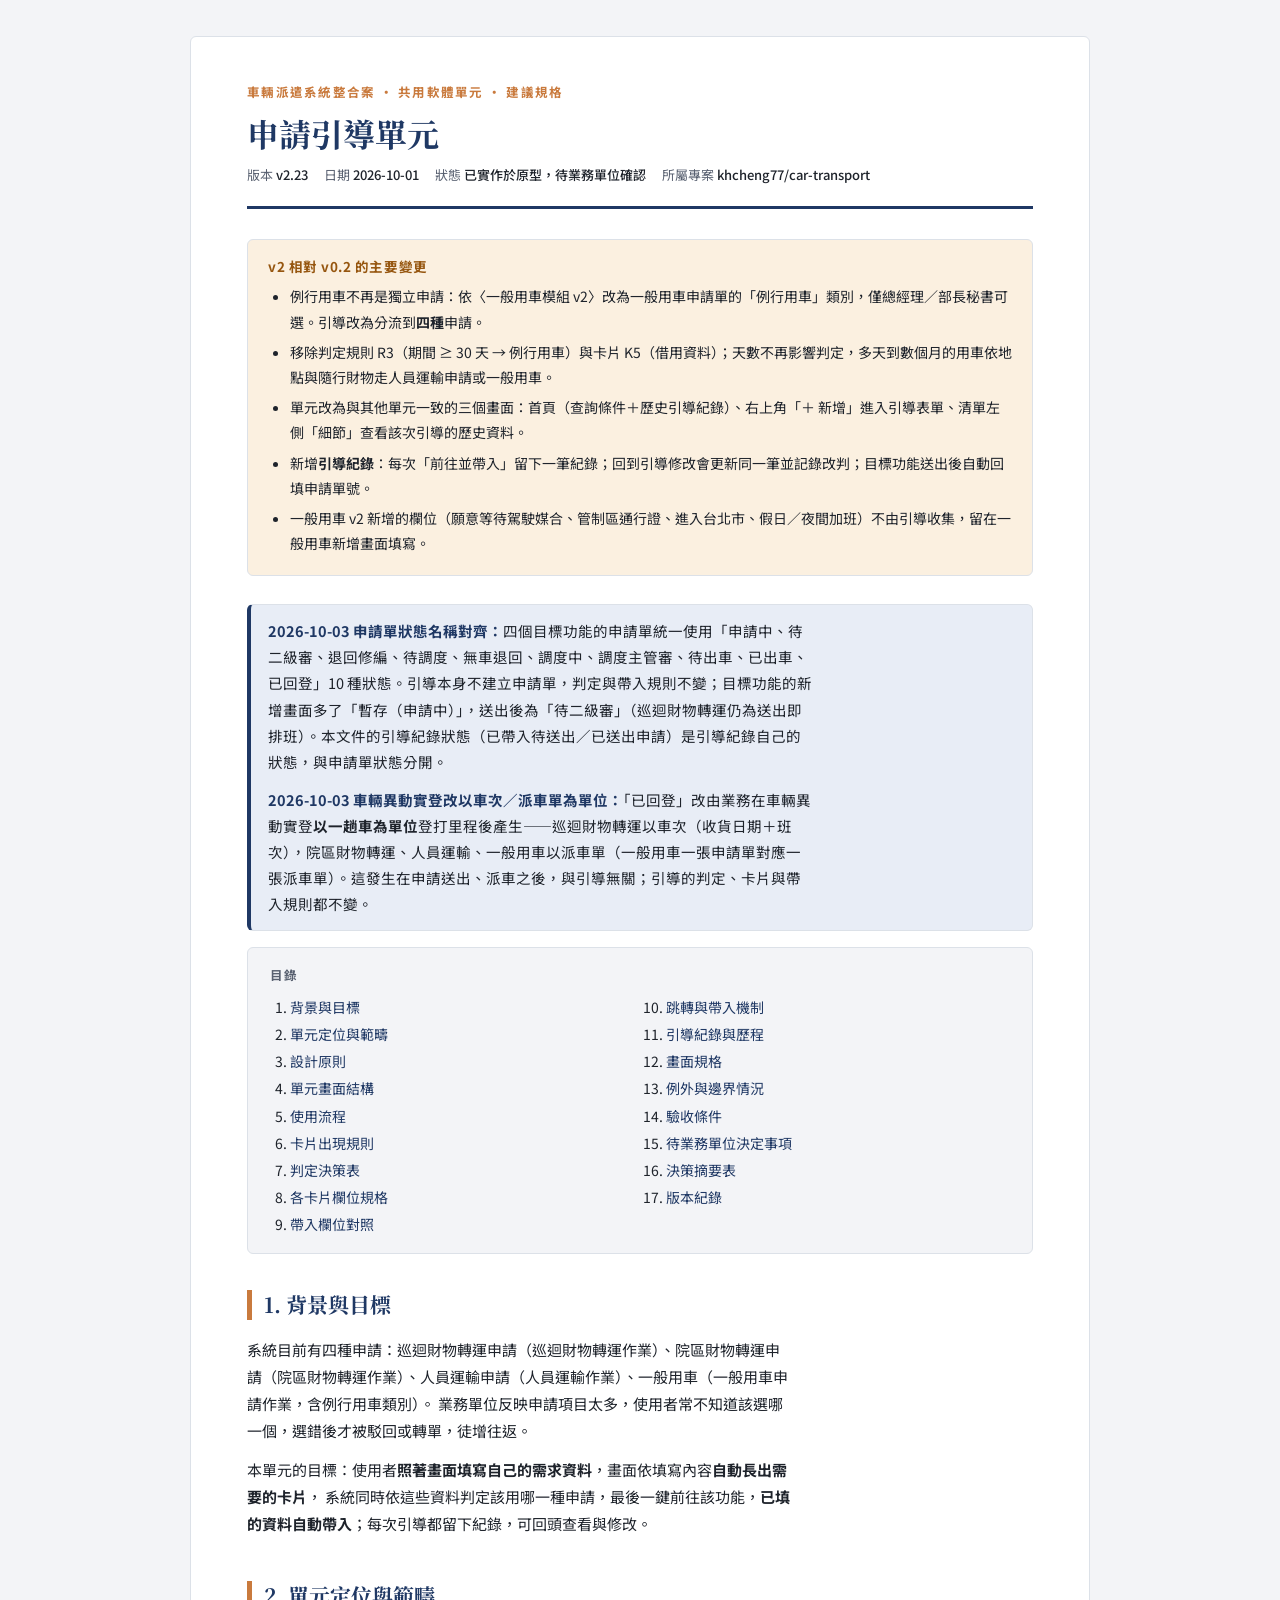
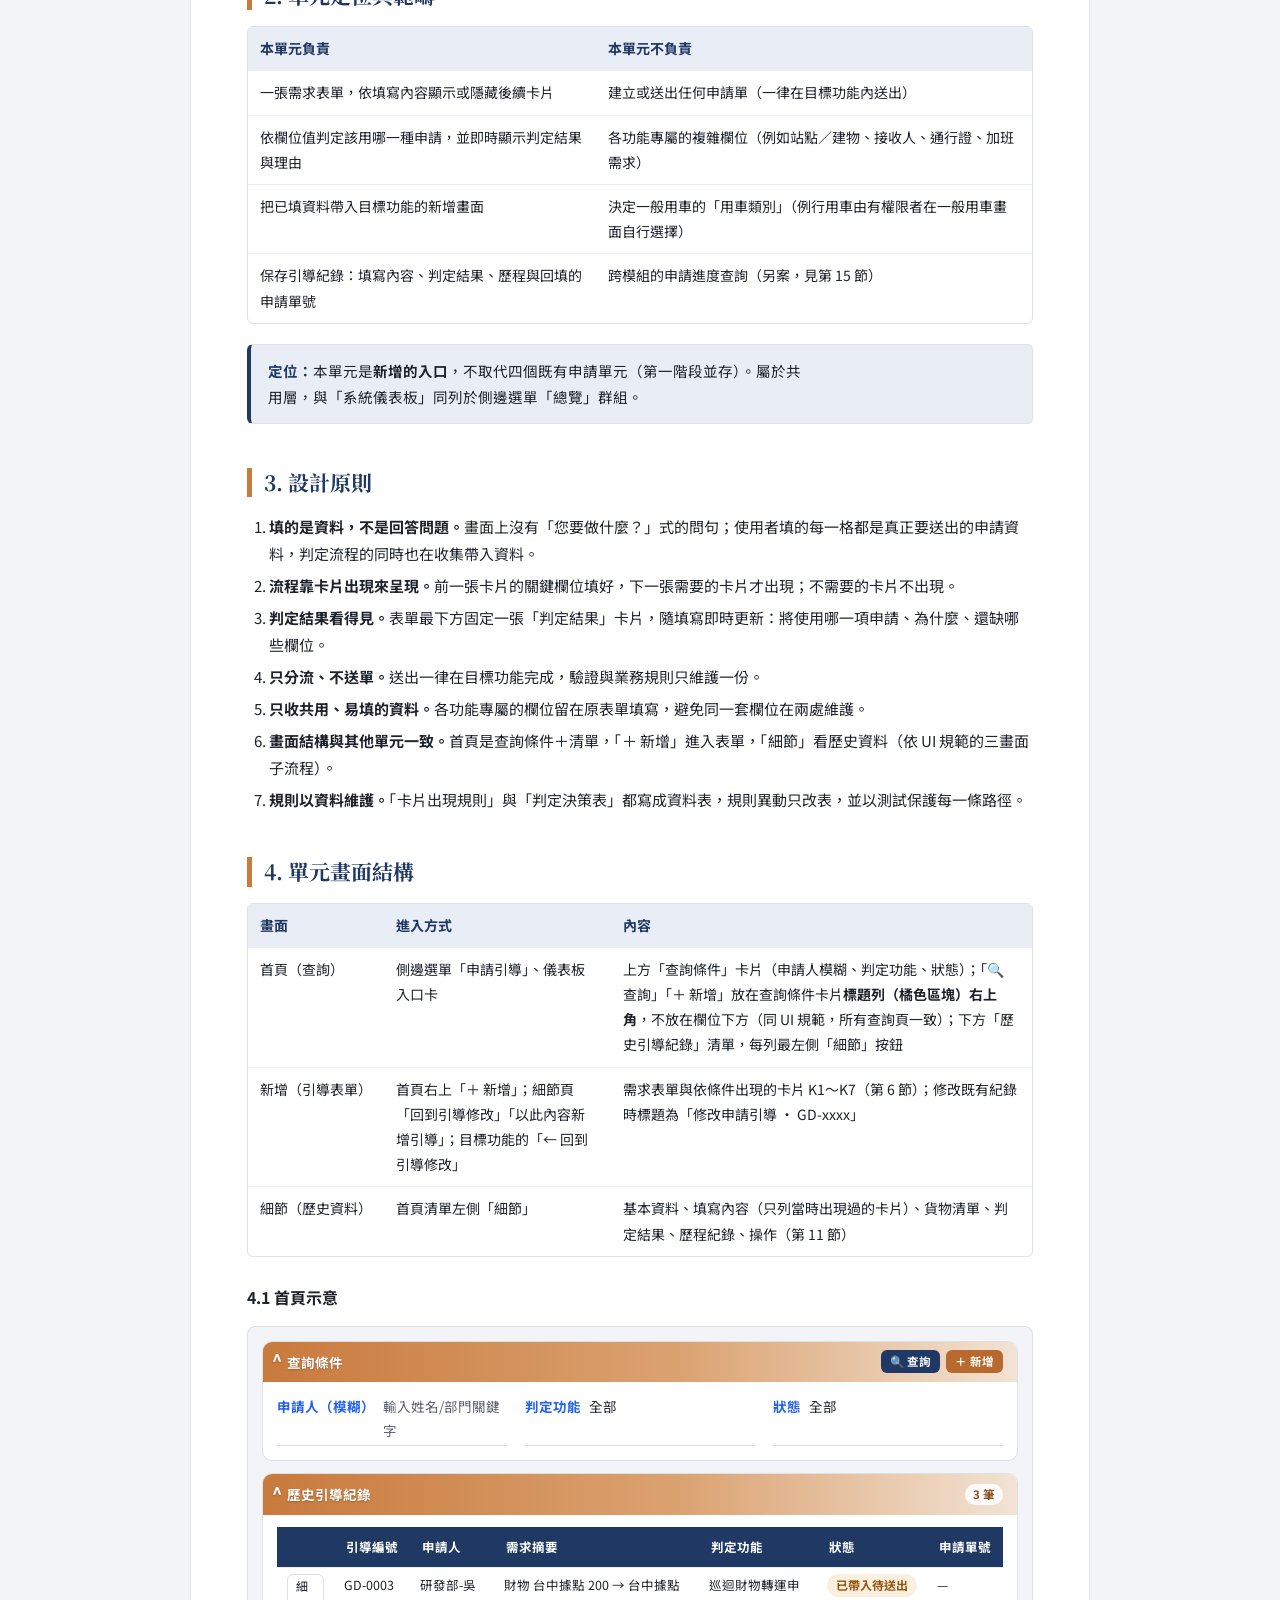
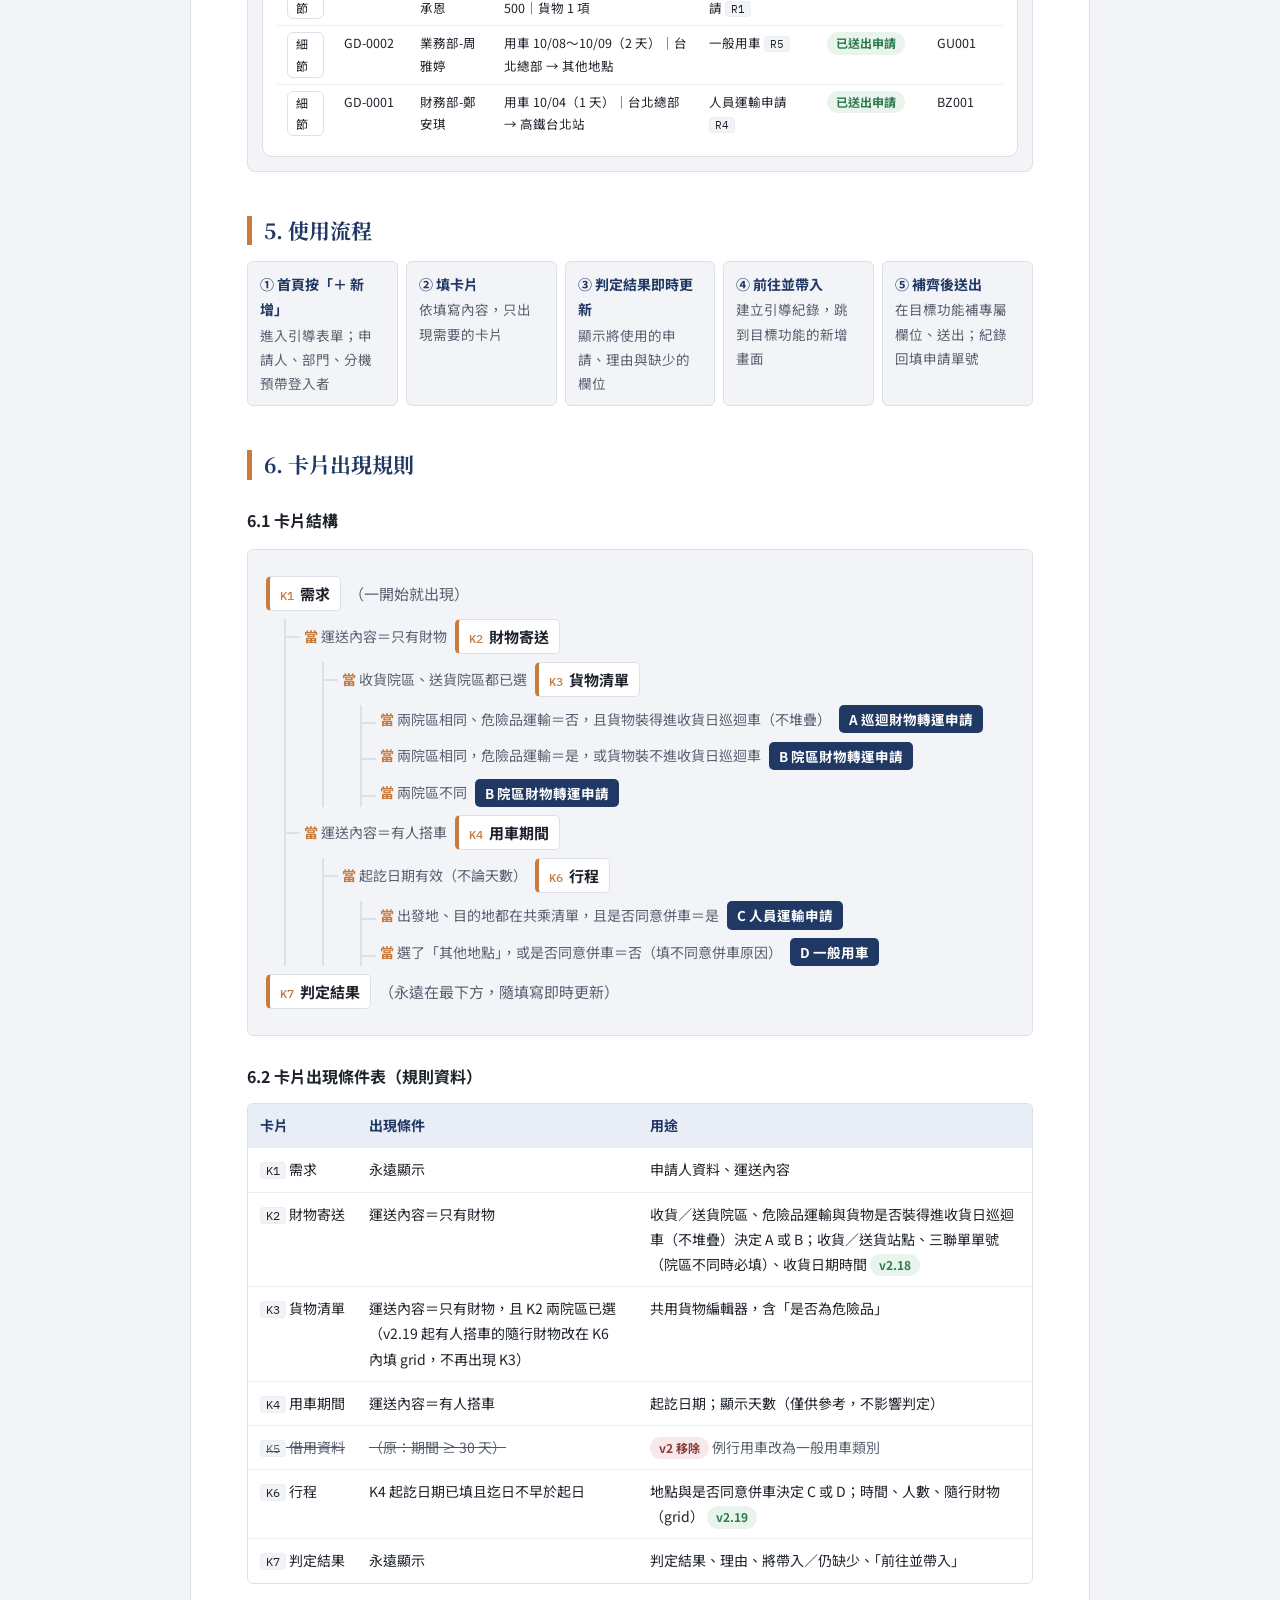
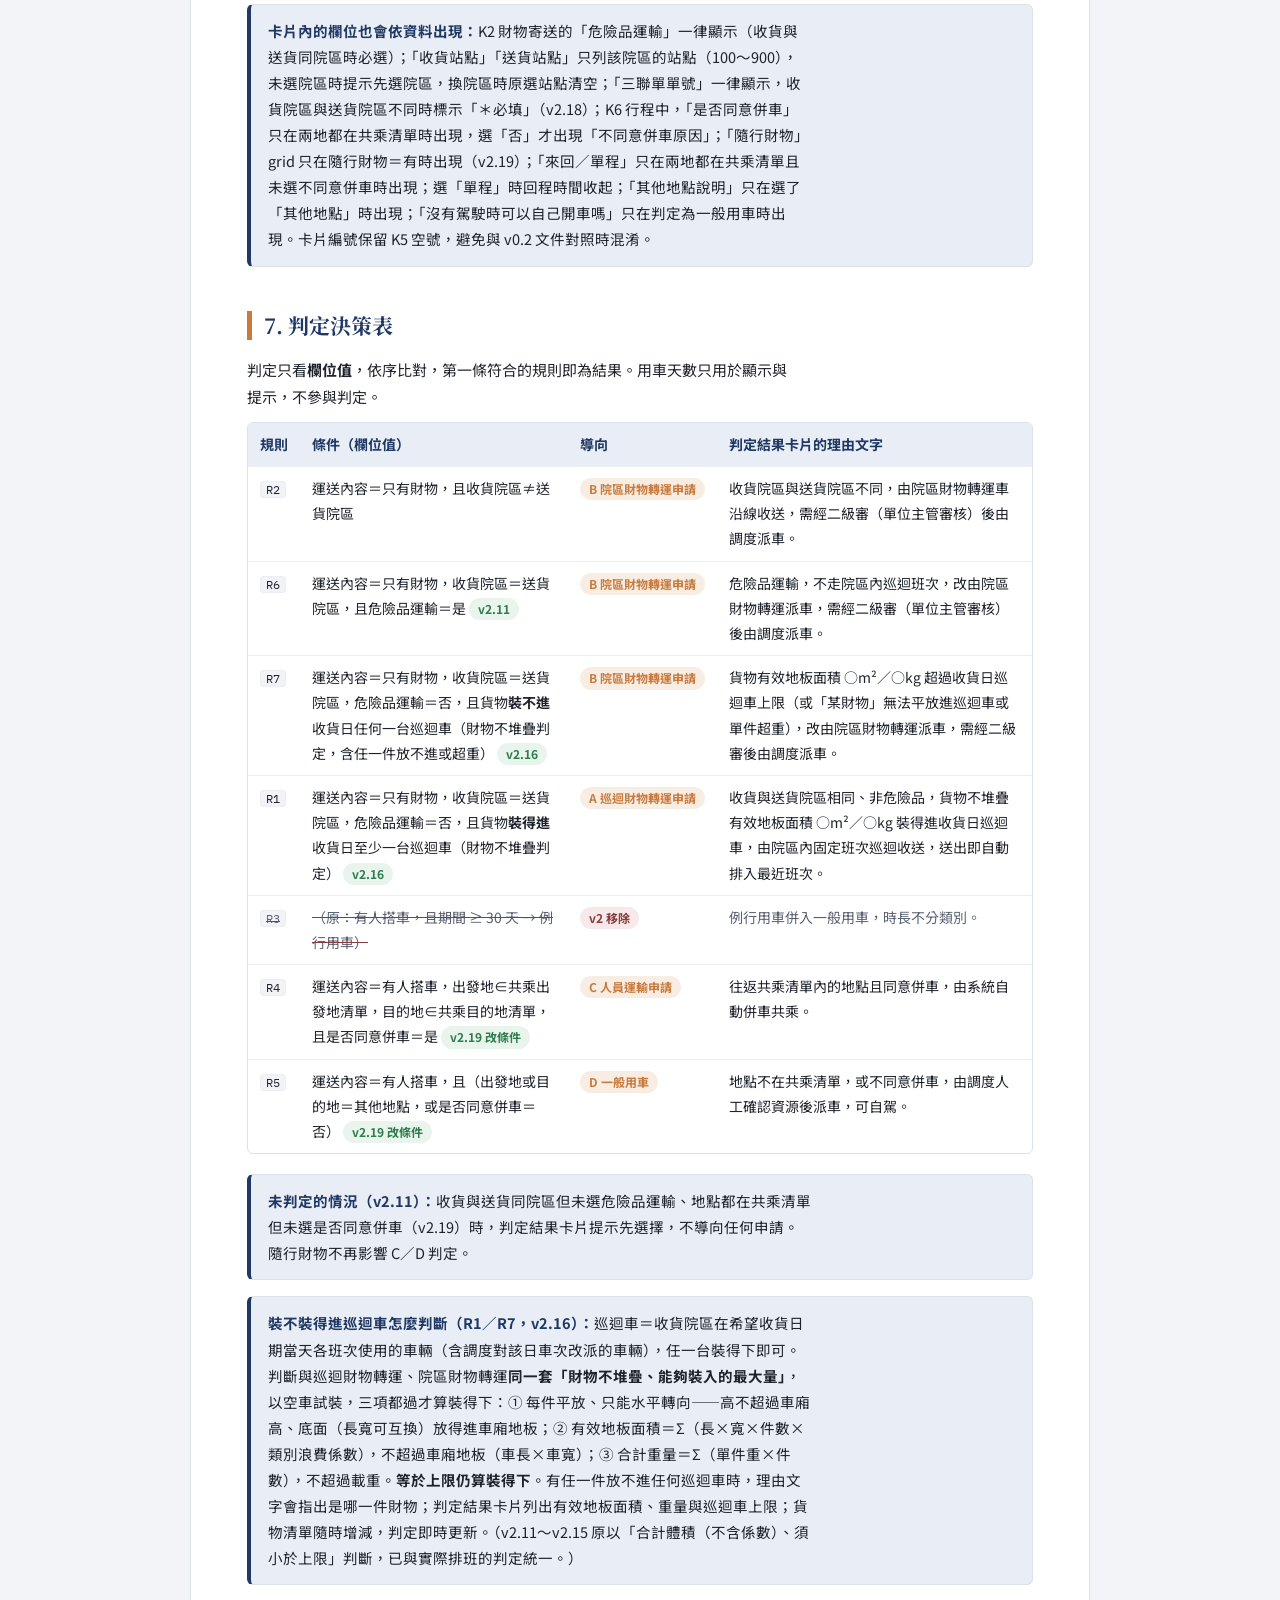
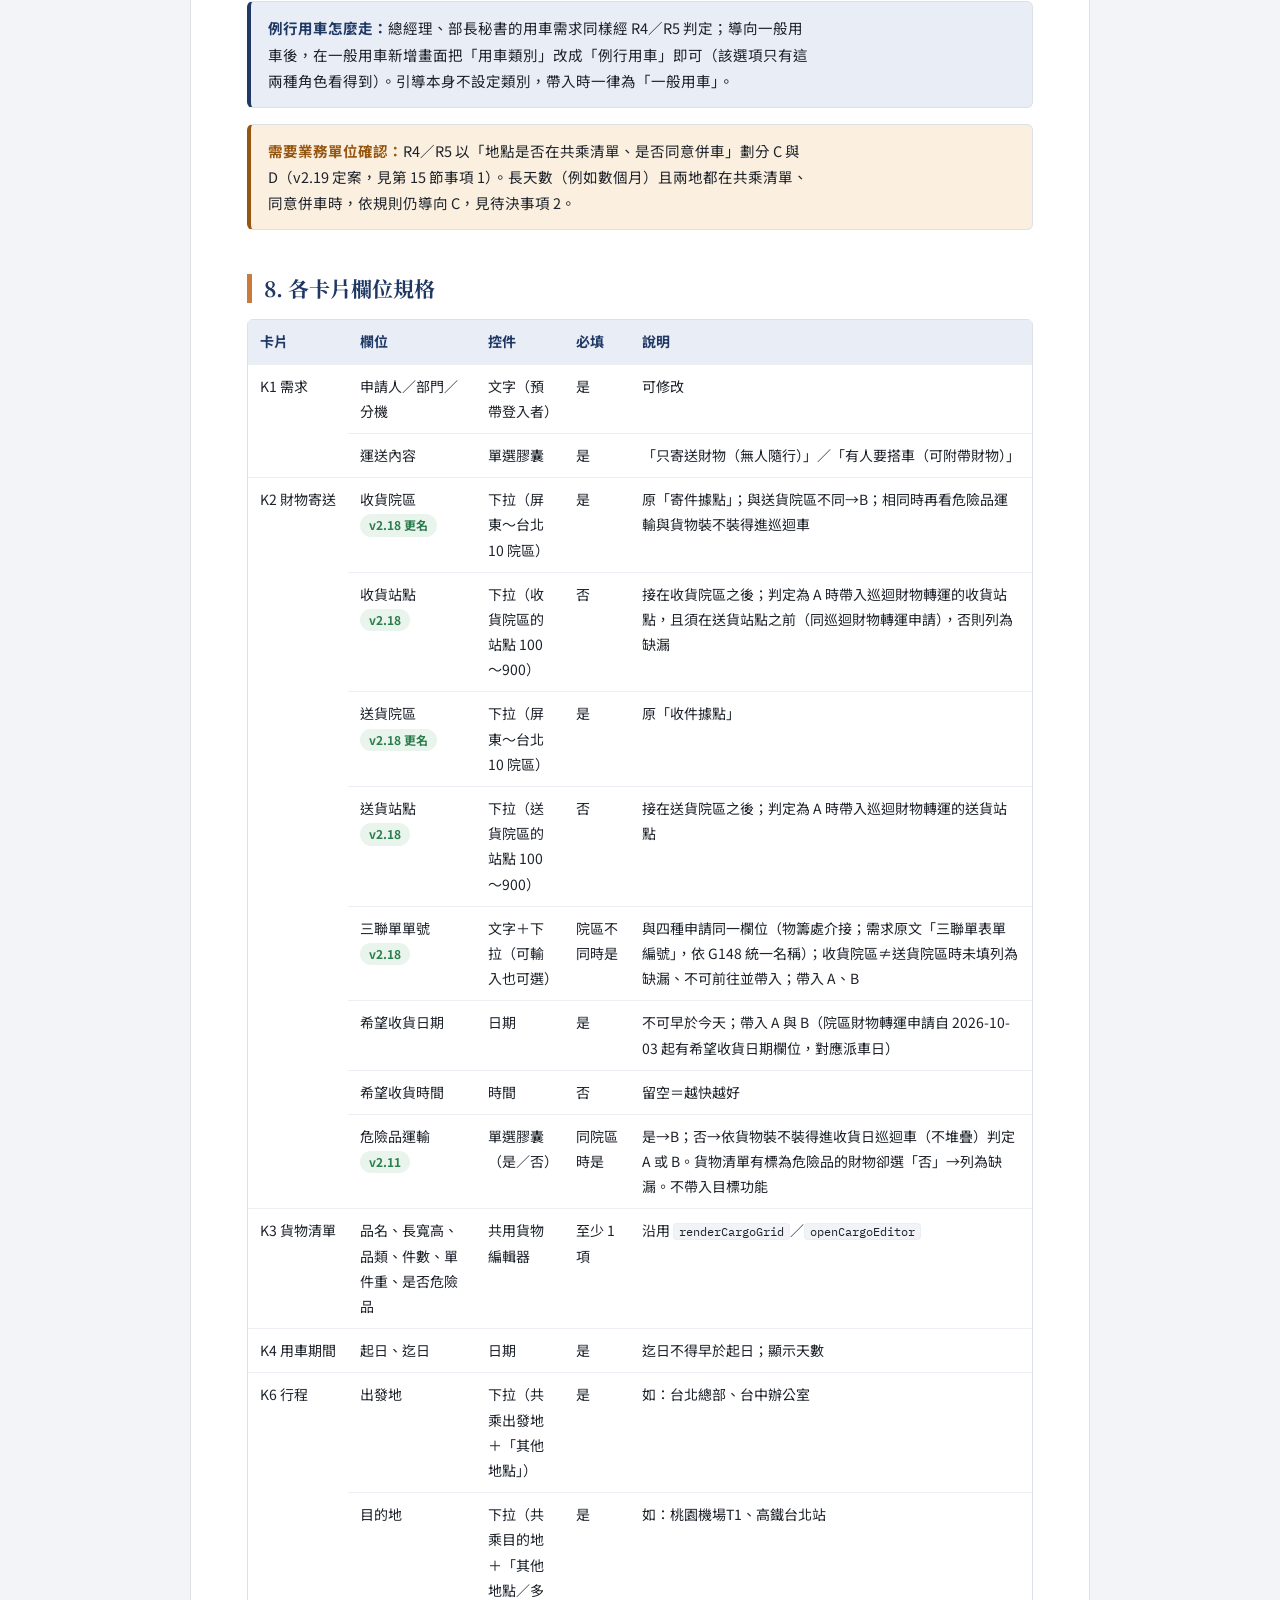
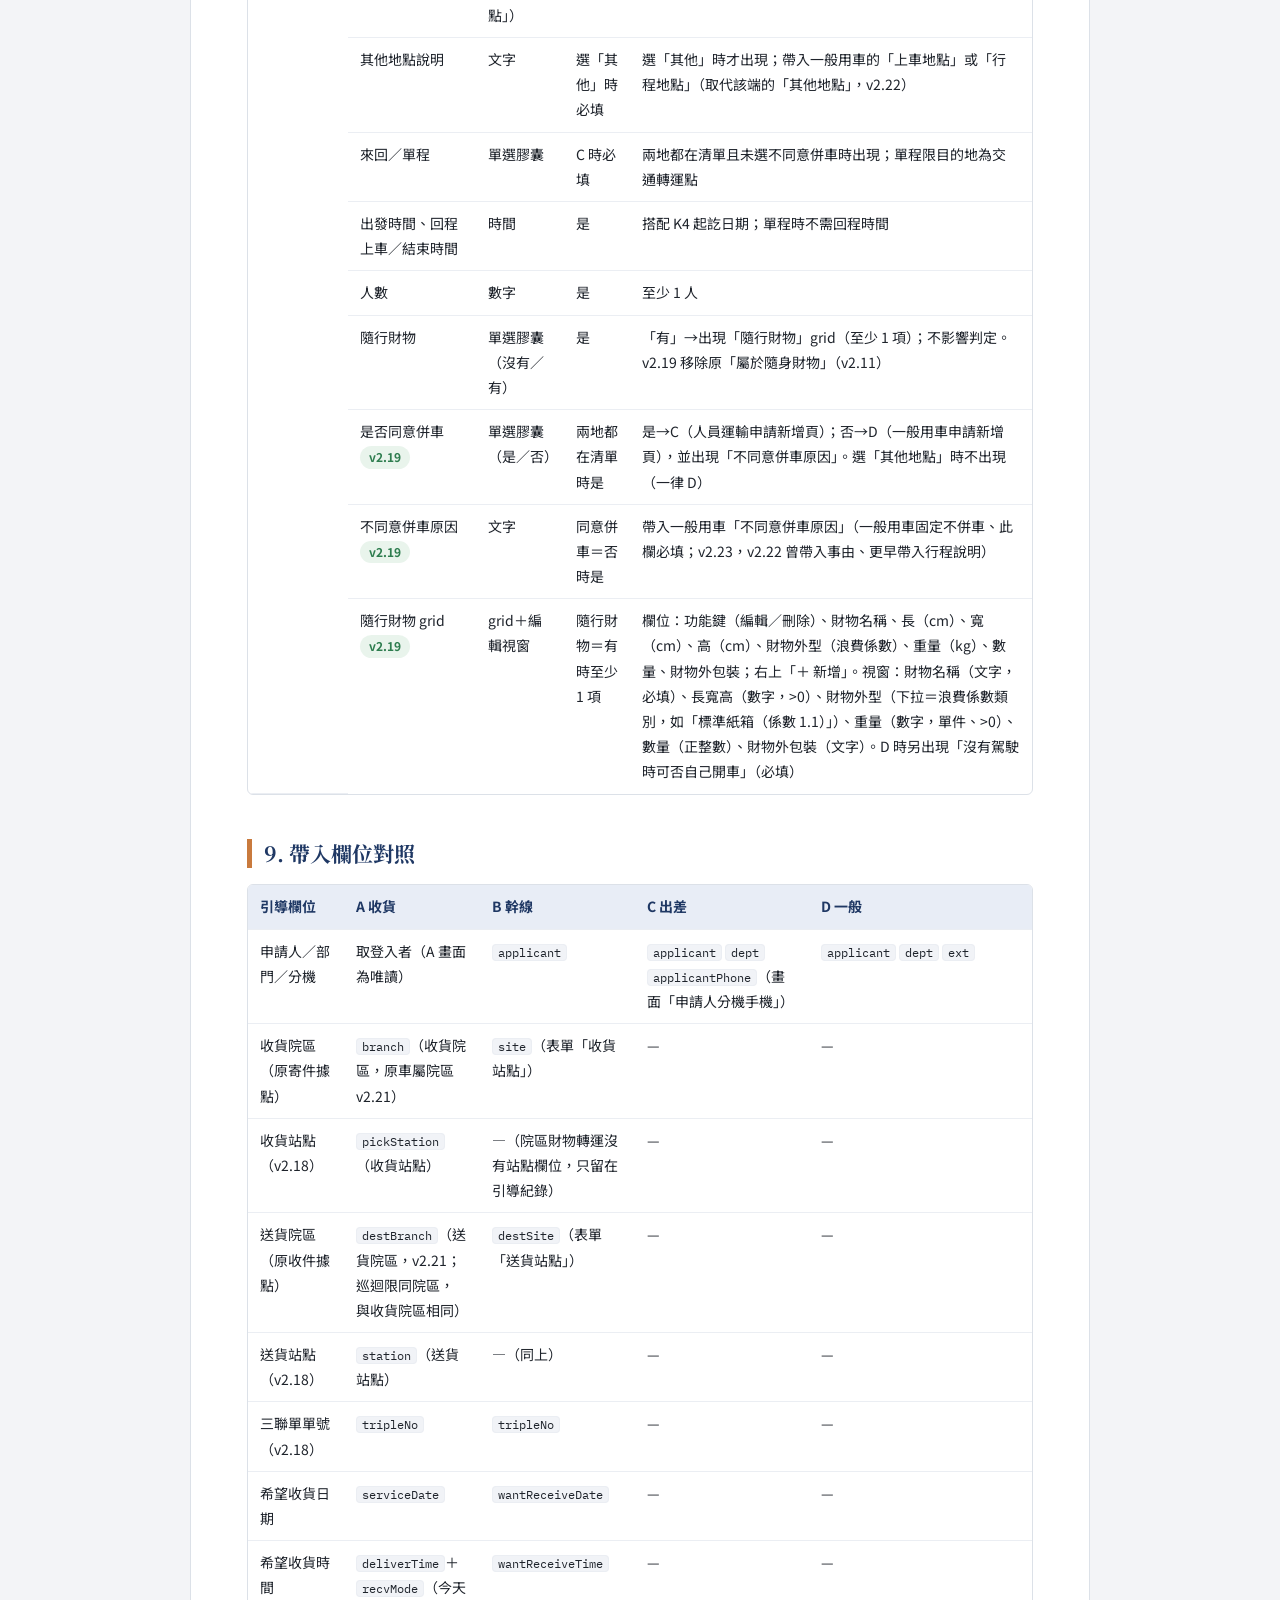
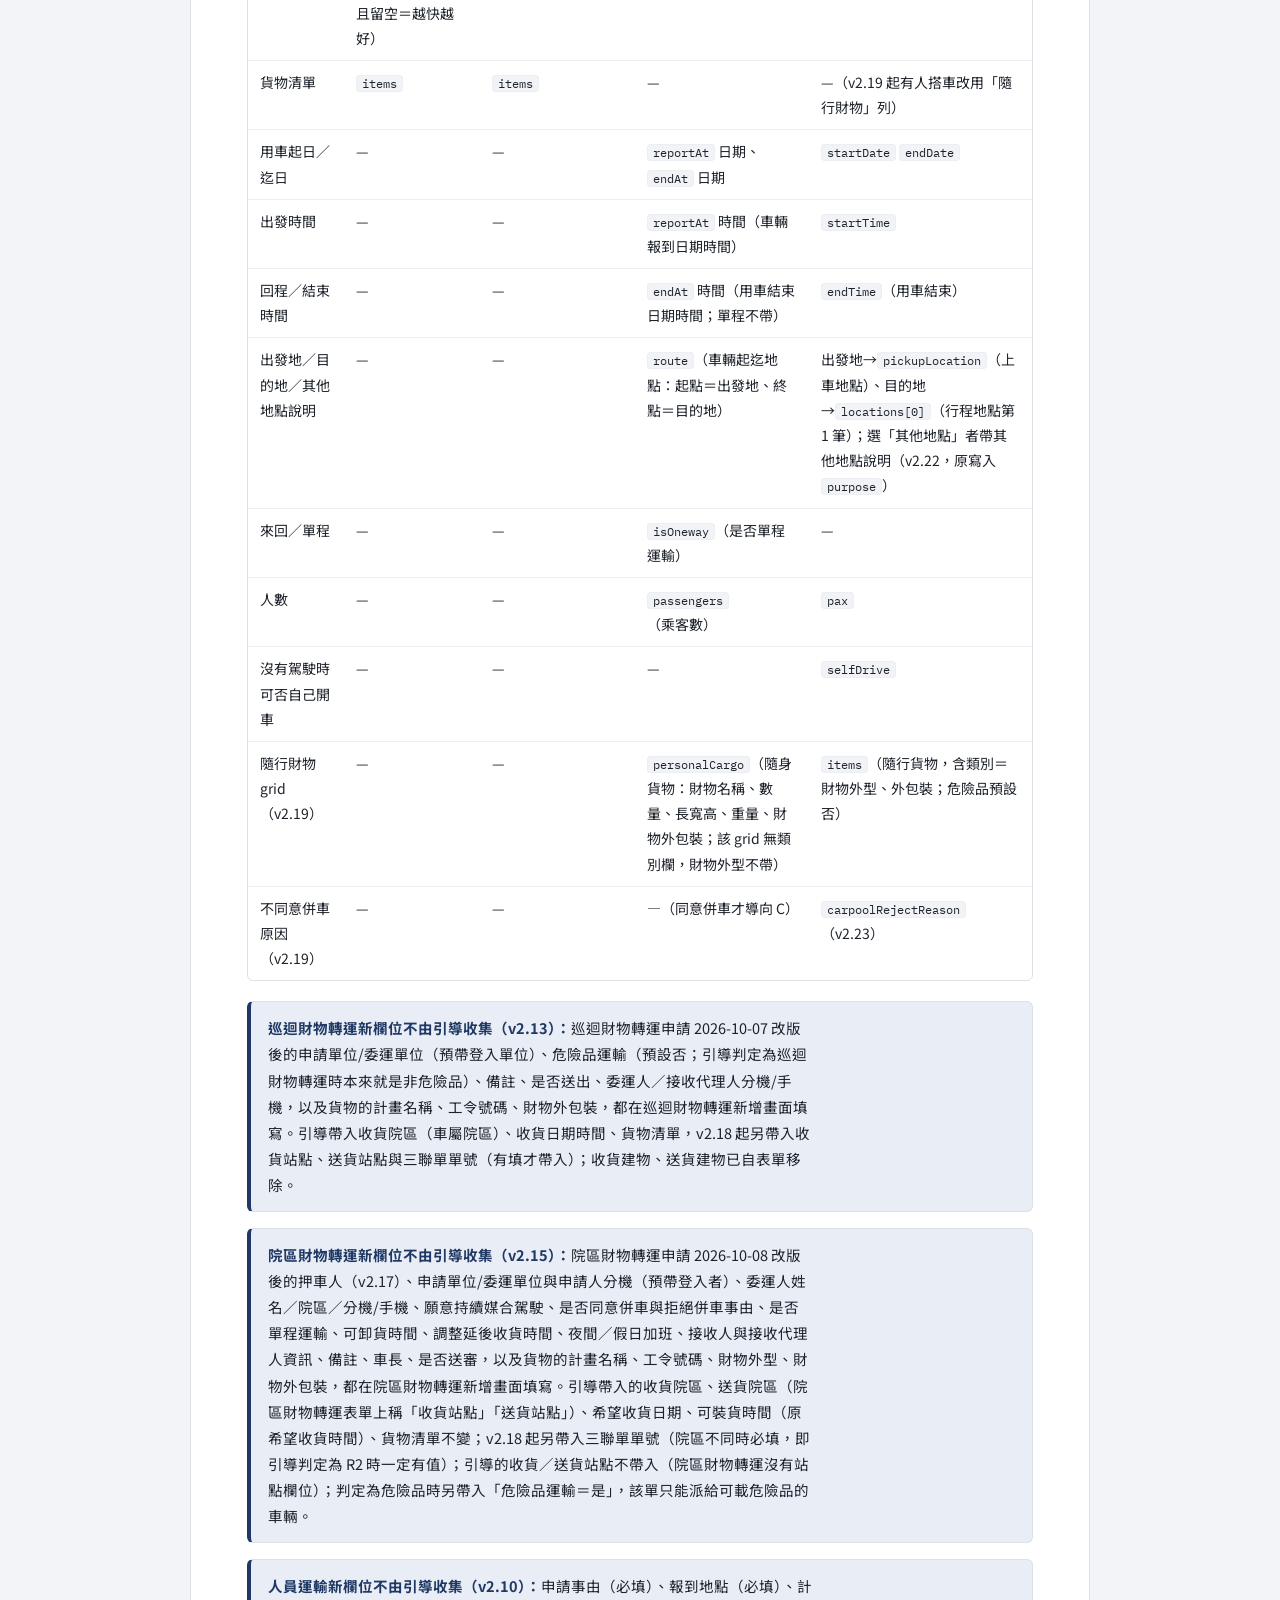
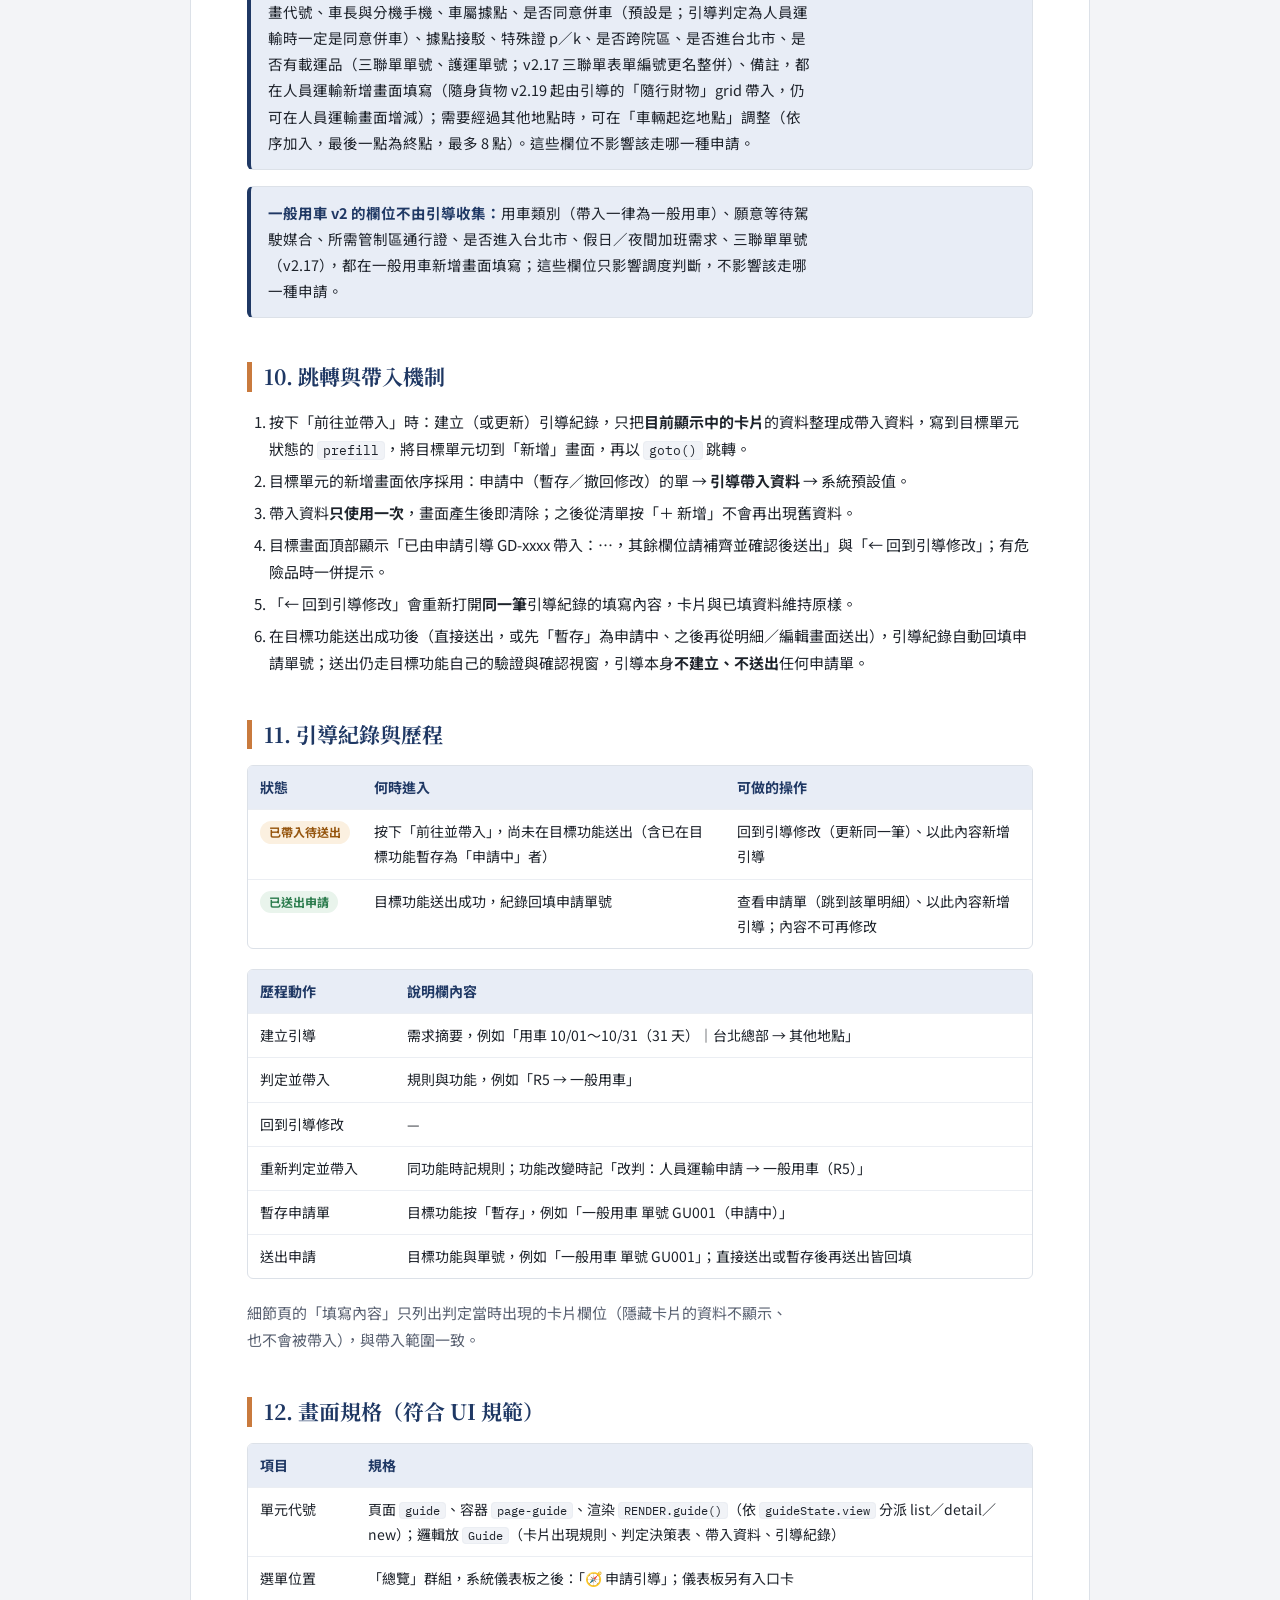
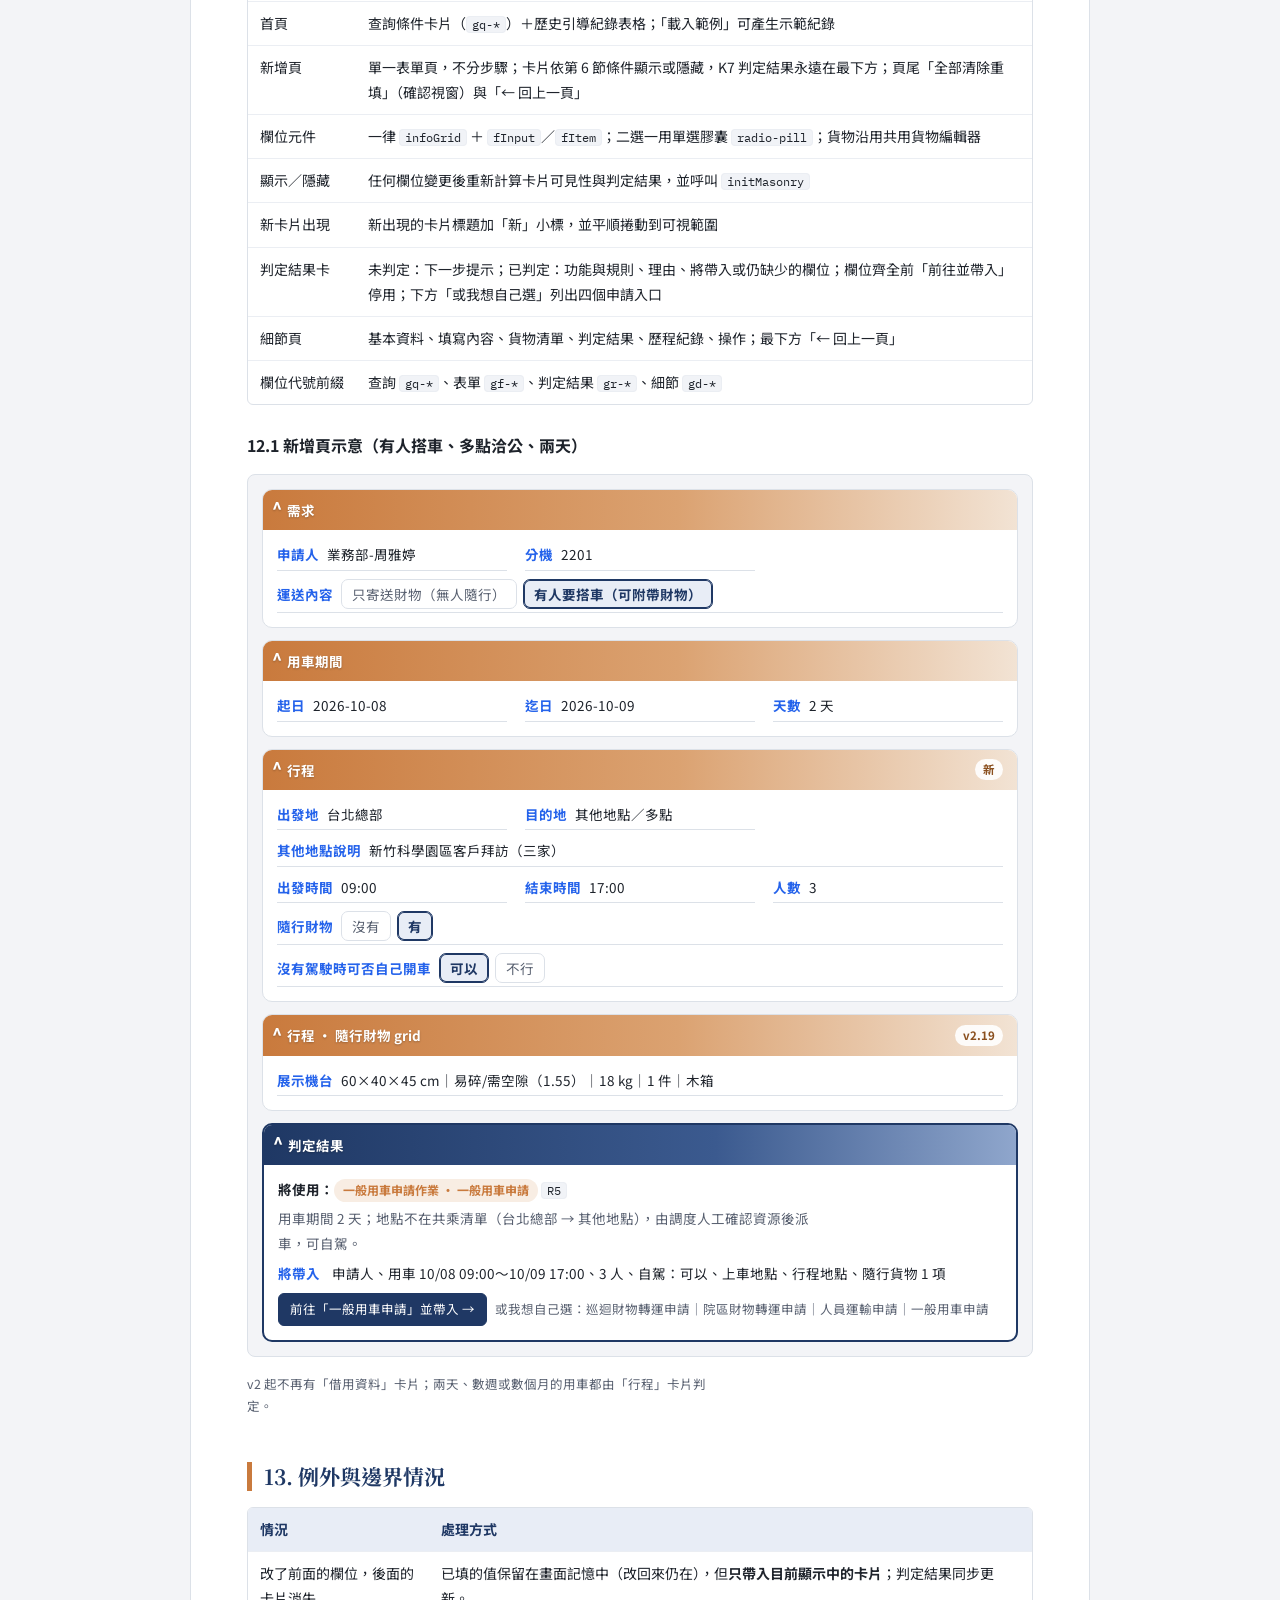
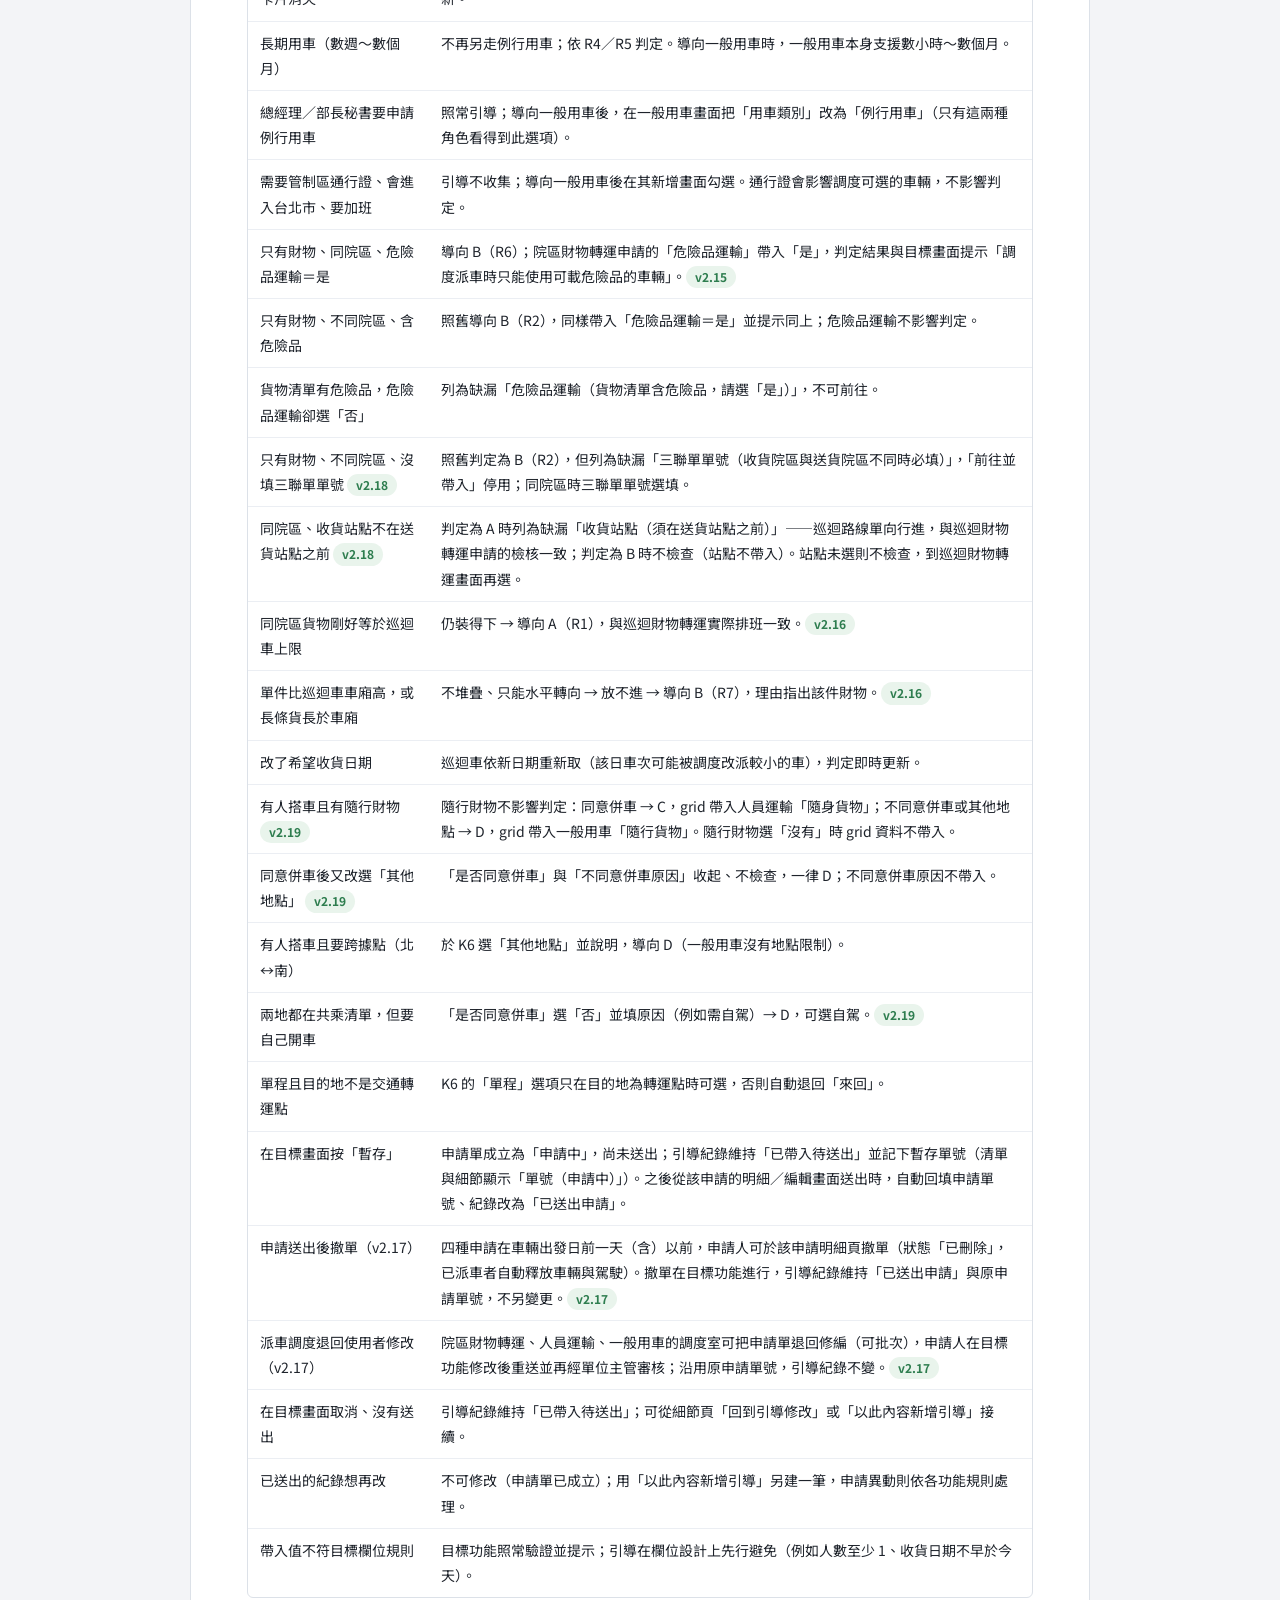
<file: docs/申請引導單元_建議規格_v2.html>
<!DOCTYPE html>
<html lang="zh-Hant">
<head>
<meta charset="UTF-8">
<meta name="viewport" content="width=device-width, initial-scale=1.0">
<title>申請引導單元</title>
<link rel="preconnect" href="https://fonts.googleapis.com">
<link rel="preconnect" href="https://fonts.gstatic.com" crossorigin>
<link rel="stylesheet" href="https://fonts.googleapis.com/css2?family=Noto+Sans+TC:wght@400;500;700&family=Noto+Serif+TC:wght@600;700&family=IBM+Plex+Mono:wght@400;500&display=swap">
<style>
  /* 版面：單欄規格文件，白紙置於淺灰底；沿用系統 UI 規範配色（深藍主色、橘色漸層卡片標題、亮藍欄位名） */
  :root {
    --ground: #F3F4F7;
    --paper: #FFFFFF;
    --ink: #1E232B;
    --ink-soft: #586070;
    --line: #DCE1E8;
    --line-soft: #EBEEF3;
    --navy: #1F3864;
    --navy-soft: #E8EDF6;
    --accent: #C97A3D;
    --accent-soft: #F8EDE3;
    --label: #2563EB;
    --good: #2E7D4F;
    --good-bg: #E9F4EC;
    --warn: #96560F;
    --warn-bg: #FBF0E0;
    --gone: #8A3B3B;
    --gone-bg: #F7E9E9;
    --code-bg: #F1F3F7;
    --on-navy: #FFFFFF;
    --mock-head: #1F3864;
    --mock-head-ink: #FFFFFF;
    --serif: "Noto Serif TC", "Songti TC", "PMingLiU", serif;
    --sans: "Noto Sans TC", "PingFang TC", "Microsoft JhengHei", system-ui, sans-serif;
    --mono: "IBM Plex Mono", ui-monospace, "SFMono-Regular", Menlo, monospace;
  }
  @media (prefers-color-scheme: dark) {
    :root:not([data-theme="light"]) {
      color-scheme: dark;
      --ground: #13171E; --paper: #1A1F28; --ink: #E4E7EC; --ink-soft: #A3AAB8;
      --line: #2E3542; --line-soft: #252B36; --navy: #A9BFE6; --navy-soft: #1F2A3D;
      --accent: #E0A06B; --accent-soft: #33261B; --label: #7AA5FF;
      --good: #79C497; --good-bg: #1B2E23; --warn: #E7B46C; --warn-bg: #33281A;
      --gone: #E39A9A; --gone-bg: #3A2224;
      --code-bg: #222835; --on-navy: #13171E; --mock-head: #2A3A5C; --mock-head-ink: #E4E7EC;
    }
  }
  :root[data-theme="dark"] {
    color-scheme: dark;
    --ground: #13171E; --paper: #1A1F28; --ink: #E4E7EC; --ink-soft: #A3AAB8;
    --line: #2E3542; --line-soft: #252B36; --navy: #A9BFE6; --navy-soft: #1F2A3D;
    --accent: #E0A06B; --accent-soft: #33261B; --label: #7AA5FF;
    --good: #79C497; --good-bg: #1B2E23; --warn: #E7B46C; --warn-bg: #33281A;
    --gone: #E39A9A; --gone-bg: #3A2224;
    --code-bg: #222835; --on-navy: #13171E; --mock-head: #2A3A5C; --mock-head-ink: #E4E7EC;
  }

  * { box-sizing: border-box; }
  body {
    background: var(--ground); color: var(--ink); font-family: var(--sans);
    font-size: 15px; line-height: 1.8; padding-inline: 16px; padding-block: 28px 64px;
  }
  .doc {
    max-width: 900px; margin: 0 auto; background: var(--paper);
    border: 1px solid var(--line); border-radius: 6px; padding: 44px clamp(18px, 5vw, 56px) 56px;
  }
  header.doc-head { border-bottom: 3px solid var(--navy); padding-bottom: 20px; margin-bottom: 30px; }
  .eyebrow { font-size: 12.5px; letter-spacing: .1em; color: var(--accent); font-weight: 700; }
  h1 { font-family: var(--serif); font-size: clamp(26px, 4vw, 32px); color: var(--navy); margin: 8px 0; line-height: 1.35; text-wrap: balance; }
  .meta { font-size: 13px; color: var(--ink-soft); display: flex; flex-wrap: wrap; gap: 4px 16px; }
  .meta b { color: var(--ink); font-weight: 500; }

  .changes { background: var(--warn-bg); border: 1px solid var(--line); border-radius: 6px; padding: 14px 20px; margin-bottom: 28px; font-size: 14px; }
  .changes .ch-h { display: block; font-weight: 700; color: var(--warn); margin-bottom: 6px; font-size: 13.5px; letter-spacing: .04em; }
  .changes ul { margin: 0; }

  nav.toc { background: var(--ground); border: 1px solid var(--line); border-radius: 6px; padding: 16px 22px; margin-bottom: 36px; font-size: 14px; }
  nav.toc .toc-h { display: block; font-size: 12.5px; letter-spacing: .08em; color: var(--ink-soft); font-weight: 700; margin-bottom: 8px; }
  nav.toc ol { margin: 0; padding-left: 20px; columns: 2; column-gap: 32px; }
  nav.toc li { break-inside: avoid; margin-bottom: 2px; }
  nav.toc a { color: var(--navy); text-decoration: none; }
  nav.toc a:hover { text-decoration: underline; }

  section { margin-bottom: 44px; scroll-margin-top: 16px; }
  h2 { font-family: var(--serif); font-size: 21px; color: var(--navy); margin: 0 0 16px; padding-left: 12px; border-left: 5px solid var(--accent); line-height: 1.4; text-wrap: balance; }
  h3 { font-size: 16px; margin: 26px 0 10px; color: var(--ink); }
  p { margin: 0 0 12px; max-width: 68ch; }
  ul, ol { margin: 0 0 14px; padding-left: 22px; }
  li { margin-bottom: 5px; }
  code { font-family: var(--mono); font-size: .86em; background: var(--code-bg); border: 1px solid var(--line-soft); border-radius: 4px; padding: 0 5px; white-space: nowrap; }
  .muted { color: var(--ink-soft); }

  .table-wrap { overflow-x: auto; margin: 12px 0 20px; border: 1px solid var(--line); border-radius: 6px; }
  table { width: 100%; border-collapse: collapse; font-size: 14px; }
  th, td { padding: 9px 12px; text-align: left; vertical-align: top; border-bottom: 1px solid var(--line-soft); }
  thead th { background: var(--navy-soft); color: var(--navy); font-weight: 700; white-space: nowrap; }
  tbody tr:last-child td { border-bottom: 0; }
  td.nw { white-space: nowrap; }
  tr.retired td { color: var(--ink-soft); text-decoration: line-through; text-decoration-color: var(--gone); }
  tr.retired td:last-child { text-decoration: none; }

  .callout { border: 1px solid var(--line); border-left: 4px solid var(--navy); background: var(--navy-soft); border-radius: 6px; padding: 13px 17px; font-size: 14.5px; margin: 16px 0; }
  .callout.warn { border-left-color: var(--warn); background: var(--warn-bg); }
  .callout b.k { color: var(--navy); }
  .callout.warn b.k { color: var(--warn); }
  .callout p:last-child { margin-bottom: 0; }

  .badge { display: inline-block; font-size: 12px; font-weight: 700; padding: 1px 9px; border-radius: 999px; white-space: nowrap; line-height: 1.7; }
  .b-prop { background: var(--navy-soft); color: var(--navy); }
  .b-pend { background: var(--warn-bg); color: var(--warn); }
  .b-unit { background: var(--accent-soft); color: var(--accent); }
  .b-new { background: var(--good-bg); color: var(--good); }
  .b-gone { background: var(--gone-bg); color: var(--gone); }

  .flow { display: flex; flex-wrap: wrap; gap: 8px; margin: 16px 0 22px; font-size: 13.5px; }
  .flow .step { flex: 1 1 150px; background: var(--ground); border: 1px solid var(--line); border-radius: 6px; padding: 10px 12px; min-width: 0; }
  .flow .step b { display: block; color: var(--navy); font-size: 14px; }
  .flow .step span { color: var(--ink-soft); }

  /* 卡片結構圖：卡片為節點、出現條件為分支 */
  .tree-wrap { overflow-x: auto; margin: 14px 0 22px; padding: 18px; background: var(--ground); border: 1px solid var(--line); border-radius: 6px; }
  .tree, .tree ul { list-style: none; margin: 0; padding: 0; }
  .tree ul { margin-left: 18px; padding-left: 18px; border-left: 2px solid var(--line); }
  .tree li { position: relative; margin: 8px 0; }
  .tree ul > li::before { content: ""; position: absolute; left: -18px; top: 17px; width: 14px; border-top: 2px solid var(--line); }
  .node { display: inline-flex; flex-wrap: wrap; align-items: center; gap: 6px 8px; }
  .card-n { font-weight: 700; color: var(--ink); background: var(--paper); border: 1px solid var(--line); border-left: 4px solid var(--accent); border-radius: 5px; padding: 3px 10px; }
  .card-n small { font-family: var(--mono); color: var(--accent); font-weight: 500; margin-right: 6px; font-size: 12px; }
  .cond { color: var(--ink-soft); font-size: 14px; }
  .cond::before { content: "當 "; color: var(--accent); font-weight: 700; }
  .to { font-weight: 700; color: var(--on-navy); background: var(--navy); border-radius: 5px; padding: 2px 10px; font-size: 13.5px; }

  /* 畫面示意：沿用系統 UI 規範（橘色漸層卡片標題、亮藍欄位名、底線輸入、單選膠囊） */
  .mock-page { background: var(--ground); border: 1px solid var(--line); border-radius: 8px; padding: 14px; margin: 14px 0 20px; display: grid; gap: 12px; }
  .mock { border: 1px solid var(--line); border-radius: 10px; overflow: hidden; background: var(--paper); font-size: 13.5px; min-width: 0; }
  .mock-title { color: #fff; font-weight: 700; padding: 8px 14px 8px 24px; position: relative;
    background: linear-gradient(90deg, #C97A3D 0%, #DBA271 55%, #F2E3D4 100%); text-shadow: 0 1px 2px rgba(0,0,0,.25);
    display: flex; justify-content: space-between; align-items: center; gap: 8px; flex-wrap: wrap; }
  .mock-title::before { content: "^"; position: absolute; left: 9px; top: 50%; transform: translateY(-55%); font-weight: 800; font-size: 17px; }
  .mock-title .tag { font-size: 11.5px; font-weight: 700; background: rgba(255,255,255,.9); color: #8A4F1E; border-radius: 999px; padding: 0 8px; text-shadow: none; }
  .mock-title .acts { display: flex; gap: 6px; }
  .mock-title .mbtn { font-size: 11.5px; border-radius: 6px; padding: 1px 9px; text-shadow: none; background: #1F3864; color: #fff; }
  .mock-title .mbtn.orange { background: #B8692E; }
  .mock-body { padding: 12px 14px 14px; display: grid; grid-template-columns: repeat(auto-fit, minmax(210px, 1fr)); gap: 8px 18px; }
  .mock-body.block { display: block; }
  .fld { display: flex; gap: 8px; align-items: baseline; border-bottom: 1px solid var(--line); padding-bottom: 3px; min-width: 0; }
  .fld .l { color: var(--label); font-weight: 700; white-space: nowrap; }
  .fld .v { color: var(--ink); overflow-wrap: anywhere; }
  .fld .v.ph { color: var(--ink-soft); }
  .fld.full { grid-column: 1 / -1; }
  .pills { display: flex; flex-wrap: wrap; gap: 6px; }
  .pill { border: 1px solid var(--line); border-radius: 7px; padding: 2px 10px; color: var(--ink-soft); }
  .pill.sel { border-color: var(--navy); background: var(--navy-soft); color: var(--navy); box-shadow: inset 0 0 0 1px var(--navy); font-weight: 700; }
  .mgrid { overflow-x: auto; }
  .mgrid table { font-size: 12.5px; min-width: 620px; }
  .mgrid thead th { background: var(--mock-head); color: var(--mock-head-ink); }
  .mgrid td { padding: 6px 10px; }
  .mini-btn { display: inline-block; border: 1px solid var(--line); border-radius: 6px; padding: 0 8px; font-size: 12px; color: var(--ink); background: var(--paper); }
  .result { border: 2px solid var(--navy); }
  .result .mock-title { background: linear-gradient(90deg, #1F3864 0%, #3B5A8F 60%, #8FA6CC 100%); }
  .kv { display: grid; grid-template-columns: auto 1fr; gap: 3px 12px; margin: 6px 0 8px; }
  .kv dt { color: var(--label); font-weight: 700; }
  .kv dd { margin: 0; min-width: 0; }
  .btns { display: flex; flex-wrap: wrap; gap: 8px; margin-top: 8px; align-items: center; }
  .btn { font-size: 12.5px; border-radius: 6px; padding: 4px 11px; border: 1px solid var(--line); color: var(--ink); background: var(--paper); }
  .btn.primary { background: #1F3864; color: #fff; border-color: #1F3864; }
  .mock-cap { font-size: 12.5px; color: var(--ink-soft); margin: -4px 0 0; }

  .qa { border-bottom: 1px solid var(--line-soft); padding: 13px 0; }
  .qa:last-child { border-bottom: 0; }
  .qa .q2 { font-weight: 700; margin-bottom: 3px; }
  .qa .q2::before { content: "待決："; color: var(--warn); }
  .qa .a2::before { content: "建議："; color: var(--navy); font-weight: 700; }
  .qa .why { font-size: 13.5px; color: var(--ink-soft); margin-top: 4px; padding-left: 14px; border-left: 2px solid var(--line); }

  footer { margin-top: 48px; padding-top: 16px; border-top: 1px solid var(--line); font-size: 12.5px; color: var(--ink-soft); }
  a:focus-visible { outline: 2px solid var(--accent); outline-offset: 2px; border-radius: 2px; }
  @media (max-width: 640px) { nav.toc ol { columns: 1; } }
</style>
</head>
<body>

<main class="doc">
  <header class="doc-head">
    <div class="eyebrow">車輛派遣系統整合案 · 共用軟體單元 · 建議規格</div>
    <h1>申請引導單元</h1>
    <div class="meta">
      <span>版本 <b>v2.23</b></span>
      <span>日期 <b>2026-10-01</b></span>
      <span>狀態 <b>已實作於原型，待業務單位確認</b></span>
      <span>所屬專案 <b>khcheng77/car-transport</b></span>
    </div>
  </header>

  <div class="changes">
    <span class="ch-h">v2 相對 v0.2 的主要變更</span>
    <ul>
      <li>例行用車不再是獨立申請：依〈一般用車模組 v2〉改為一般用車申請單的「例行用車」類別，僅總經理／部長秘書可選。引導改為分流到<strong>四種</strong>申請。</li>
      <li>移除判定規則 R3（期間 ≥ 30 天 → 例行用車）與卡片 K5（借用資料）；天數不再影響判定，多天到數個月的用車依地點與隨行財物走人員運輸申請或一般用車。</li>
      <li>單元改為與其他單元一致的三個畫面：首頁（查詢條件＋歷史引導紀錄）、右上角「＋ 新增」進入引導表單、清單左側「細節」查看該次引導的歷史資料。</li>
      <li>新增<strong>引導紀錄</strong>：每次「前往並帶入」留下一筆紀錄；回到引導修改會更新同一筆並記錄改判；目標功能送出後自動回填申請單號。</li>
      <li>一般用車 v2 新增的欄位（願意等待駕駛媒合、管制區通行證、進入台北市、假日／夜間加班）不由引導收集，留在一般用車新增畫面填寫。</li>
    </ul>
  </div>

  <div class="callout">
    <p><b class="k">2026-10-03 申請單狀態名稱對齊：</b>四個目標功能的申請單統一使用「申請中、待二級審、退回修編、待調度、無車退回、調度中、調度主管審、待出車、已出車、已回登」10 種狀態。引導本身不建立申請單，判定與帶入規則不變；目標功能的新增畫面多了「暫存（申請中）」，送出後為「待二級審」（巡迴財物轉運仍為送出即排班）。本文件的引導紀錄狀態（已帶入待送出／已送出申請）是引導紀錄自己的狀態，與申請單狀態分開。</p>
    <p><b class="k">2026-10-03 車輛異動實登改以車次／派車單為單位：</b>「已回登」改由業務在車輛異動實登<b>以一趟車為單位</b>登打里程後產生——巡迴財物轉運以車次（收貨日期＋班次），院區財物轉運、人員運輸、一般用車以派車單（一般用車一張申請單對應一張派車單）。這發生在申請送出、派車之後，與引導無關；引導的判定、卡片與帶入規則都不變。</p>
  </div>

  <nav class="toc" aria-label="目錄">
    <span class="toc-h">目錄</span>
    <ol>
      <li><a href="#bg">背景與目標</a></li>
      <li><a href="#scope">單元定位與範疇</a></li>
      <li><a href="#principle">設計原則</a></li>
      <li><a href="#screens">單元畫面結構</a></li>
      <li><a href="#flow">使用流程</a></li>
      <li><a href="#cards">卡片出現規則</a></li>
      <li><a href="#route">判定決策表</a></li>
      <li><a href="#fields">各卡片欄位規格</a></li>
      <li><a href="#map">帶入欄位對照</a></li>
      <li><a href="#handoff">跳轉與帶入機制</a></li>
      <li><a href="#records">引導紀錄與歷程</a></li>
      <li><a href="#ui">畫面規格</a></li>
      <li><a href="#edge">例外與邊界情況</a></li>
      <li><a href="#accept">驗收條件</a></li>
      <li><a href="#decide">待業務單位決定事項</a></li>
      <li><a href="#summary">決策摘要表</a></li>
      <li><a href="#history">版本紀錄</a></li>
    </ol>
  </nav>

  <section id="bg">
    <h2>1. 背景與目標</h2>
    <p>
      系統目前有四種申請：巡迴財物轉運申請（巡迴財物轉運作業）、院區財物轉運申請（院區財物轉運作業）、人員運輸申請（人員運輸作業）、一般用車（一般用車申請作業，含例行用車類別）。
      業務單位反映申請項目太多，使用者常不知道該選哪一個，選錯後才被駁回或轉單，徒增往返。
    </p>
    <p>
      本單元的目標：使用者<strong>照著畫面填寫自己的需求資料</strong>，畫面依填寫內容<strong>自動長出需要的卡片</strong>，
      系統同時依這些資料判定該用哪一種申請，最後一鍵前往該功能，<strong>已填的資料自動帶入</strong>；每次引導都留下紀錄，可回頭查看與修改。
    </p>
  </section>

  <section id="scope">
    <h2>2. 單元定位與範疇</h2>
    <div class="table-wrap">
      <table>
        <thead><tr><th>本單元負責</th><th>本單元不負責</th></tr></thead>
        <tbody>
          <tr><td>一張需求表單，依填寫內容顯示或隱藏後續卡片</td><td>建立或送出任何申請單（一律在目標功能內送出）</td></tr>
          <tr><td>依欄位值判定該用哪一種申請，並即時顯示判定結果與理由</td><td>各功能專屬的複雜欄位（例如站點／建物、接收人、通行證、加班需求）</td></tr>
          <tr><td>把已填資料帶入目標功能的新增畫面</td><td>決定一般用車的「用車類別」（例行用車由有權限者在一般用車畫面自行選擇）</td></tr>
          <tr><td>保存引導紀錄：填寫內容、判定結果、歷程與回填的申請單號</td><td>跨模組的申請進度查詢（另案，見第 15 節）</td></tr>
        </tbody>
      </table>
    </div>
    <div class="callout">
      <p><b class="k">定位：</b>本單元是<strong>新增的入口</strong>，不取代四個既有申請單元（第一階段並存）。屬於共用層，與「系統儀表板」同列於側邊選單「總覽」群組。</p>
    </div>
  </section>

  <section id="principle">
    <h2>3. 設計原則</h2>
    <ol>
      <li><strong>填的是資料，不是回答問題。</strong>畫面上沒有「您要做什麼？」式的問句；使用者填的每一格都是真正要送出的申請資料，判定流程的同時也在收集帶入資料。</li>
      <li><strong>流程靠卡片出現來呈現。</strong>前一張卡片的關鍵欄位填好，下一張需要的卡片才出現；不需要的卡片不出現。</li>
      <li><strong>判定結果看得見。</strong>表單最下方固定一張「判定結果」卡片，隨填寫即時更新：將使用哪一項申請、為什麼、還缺哪些欄位。</li>
      <li><strong>只分流、不送單。</strong>送出一律在目標功能完成，驗證與業務規則只維護一份。</li>
      <li><strong>只收共用、易填的資料。</strong>各功能專屬的欄位留在原表單填寫，避免同一套欄位在兩處維護。</li>
      <li><strong>畫面結構與其他單元一致。</strong>首頁是查詢條件＋清單，「＋ 新增」進入表單，「細節」看歷史資料（依 UI 規範的三畫面子流程）。</li>
      <li><strong>規則以資料維護。</strong>「卡片出現規則」與「判定決策表」都寫成資料表，規則異動只改表，並以測試保護每一條路徑。</li>
    </ol>
  </section>

  <section id="screens">
    <h2>4. 單元畫面結構</h2>
    <div class="table-wrap">
      <table>
        <thead><tr><th>畫面</th><th>進入方式</th><th>內容</th></tr></thead>
        <tbody>
          <tr><td class="nw">首頁（查詢）</td><td>側邊選單「申請引導」、儀表板入口卡</td><td>上方「查詢條件」卡片（申請人模糊、判定功能、狀態）；「🔍 查詢」「＋ 新增」放在查詢條件卡片<b>標題列（橘色區塊）右上角</b>，不放在欄位下方（同 UI 規範，所有查詢頁一致）；下方「歷史引導紀錄」清單，每列最左側「細節」按鈕</td></tr>
          <tr><td class="nw">新增（引導表單）</td><td>首頁右上「＋ 新增」；細節頁「回到引導修改」「以此內容新增引導」；目標功能的「← 回到引導修改」</td><td>需求表單與依條件出現的卡片 K1～K7（第 6 節）；修改既有紀錄時標題為「修改申請引導 · GD-xxxx」</td></tr>
          <tr><td class="nw">細節（歷史資料）</td><td>首頁清單左側「細節」</td><td>基本資料、填寫內容（只列當時出現過的卡片）、貨物清單、判定結果、歷程紀錄、操作（第 11 節）</td></tr>
        </tbody>
      </table>
    </div>
    <h3>4.1 首頁示意</h3>
    <div class="mock-page" aria-label="申請引導首頁示意">
      <div class="mock">
        <div class="mock-title">查詢條件 <span class="acts"><span class="mbtn">🔍 查詢</span><span class="mbtn orange">＋ 新增</span></span></div>
        <div class="mock-body">
          <div class="fld"><span class="l">申請人（模糊）</span><span class="v ph">輸入姓名/部門關鍵字</span></div>
          <div class="fld"><span class="l">判定功能</span><span class="v">全部</span></div>
          <div class="fld"><span class="l">狀態</span><span class="v">全部</span></div>
        </div>
      </div>
      <div class="mock">
        <div class="mock-title">歷史引導紀錄 <span class="tag">3 筆</span></div>
        <div class="mock-body block">
          <div class="mgrid">
            <table>
              <thead><tr><th></th><th>引導編號</th><th>申請人</th><th>需求摘要</th><th>判定功能</th><th>狀態</th><th>申請單號</th></tr></thead>
              <tbody>
                <tr><td><span class="mini-btn">細節</span></td><td>GD-0003</td><td>研發部-吳承恩</td><td>財物 台中據點 200 → 台中據點 500｜貨物 1 項</td><td>巡迴財物轉運申請 <code>R1</code></td><td><span class="badge b-pend">已帶入待送出</span></td><td>—</td></tr>
                <tr><td><span class="mini-btn">細節</span></td><td>GD-0002</td><td>業務部-周雅婷</td><td>用車 10/08～10/09（2 天）｜台北總部 → 其他地點</td><td>一般用車 <code>R5</code></td><td><span class="badge b-new">已送出申請</span></td><td>GU001</td></tr>
                <tr><td><span class="mini-btn">細節</span></td><td>GD-0001</td><td>財務部-鄭安琪</td><td>用車 10/04（1 天）｜台北總部 → 高鐵台北站</td><td>人員運輸申請 <code>R4</code></td><td><span class="badge b-new">已送出申請</span></td><td>BZ001</td></tr>
              </tbody>
            </table>
          </div>
        </div>
      </div>
    </div>
  </section>

  <section id="flow">
    <h2>5. 使用流程</h2>
    <div class="flow" role="list">
      <div class="step" role="listitem"><b>① 首頁按「＋ 新增」</b><span>進入引導表單；申請人、部門、分機預帶登入者</span></div>
      <div class="step" role="listitem"><b>② 填卡片</b><span>依填寫內容，只出現需要的卡片</span></div>
      <div class="step" role="listitem"><b>③ 判定結果即時更新</b><span>顯示將使用的申請、理由與缺少的欄位</span></div>
      <div class="step" role="listitem"><b>④ 前往並帶入</b><span>建立引導紀錄，跳到目標功能的新增畫面</span></div>
      <div class="step" role="listitem"><b>⑤ 補齊後送出</b><span>在目標功能補專屬欄位、送出；紀錄回填申請單號</span></div>
    </div>
  </section>

  <section id="cards">
    <h2>6. 卡片出現規則</h2>
    <h3>6.1 卡片結構</h3>
    <div class="tree-wrap">
      <ul class="tree">
        <li><span class="node"><span class="card-n"><small>K1</small>需求</span><span class="muted">（一開始就出現）</span></span>
          <ul>
            <li><span class="node"><span class="cond">運送內容＝只有財物</span><span class="card-n"><small>K2</small>財物寄送</span></span>
              <ul>
                <li><span class="node"><span class="cond">收貨院區、送貨院區都已選</span><span class="card-n"><small>K3</small>貨物清單</span></span>
                  <ul>
                    <li><span class="node"><span class="cond">兩院區相同、危險品運輸＝否，且貨物裝得進收貨日巡迴車（不堆疊）</span><span class="to">A 巡迴財物轉運申請</span></span></li>
                    <li><span class="node"><span class="cond">兩院區相同，危險品運輸＝是，或貨物裝不進收貨日巡迴車</span><span class="to">B 院區財物轉運申請</span></span></li>
                    <li><span class="node"><span class="cond">兩院區不同</span><span class="to">B 院區財物轉運申請</span></span></li>
                  </ul>
                </li>
              </ul>
            </li>
            <li><span class="node"><span class="cond">運送內容＝有人搭車</span><span class="card-n"><small>K4</small>用車期間</span></span>
              <ul>
                <li><span class="node"><span class="cond">起訖日期有效（不論天數）</span><span class="card-n"><small>K6</small>行程</span></span>
                  <ul>
                    <li><span class="node"><span class="cond">出發地、目的地都在共乘清單，且是否同意併車＝是</span><span class="to">C 人員運輸申請</span></span></li>
                    <li><span class="node"><span class="cond">選了「其他地點」，或是否同意併車＝否（填不同意併車原因）</span><span class="to">D 一般用車</span></span></li>
                  </ul>
                </li>
              </ul>
            </li>
          </ul>
        </li>
        <li><span class="node"><span class="card-n"><small>K7</small>判定結果</span><span class="muted">（永遠在最下方，隨填寫即時更新）</span></span></li>
      </ul>
    </div>

    <h3>6.2 卡片出現條件表（規則資料）</h3>
    <div class="table-wrap">
      <table>
        <thead><tr><th>卡片</th><th>出現條件</th><th>用途</th></tr></thead>
        <tbody>
          <tr><td class="nw"><code>K1</code> 需求</td><td>永遠顯示</td><td>申請人資料、運送內容</td></tr>
          <tr><td class="nw"><code>K2</code> 財物寄送</td><td>運送內容＝只有財物</td><td>收貨／送貨院區、危險品運輸與貨物是否裝得進收貨日巡迴車（不堆疊）決定 A 或 B；收貨／送貨站點、三聯單單號（院區不同時必填）、收貨日期時間 <span class="badge b-new">v2.18</span></td></tr>
          <tr><td class="nw"><code>K3</code> 貨物清單</td><td>運送內容＝只有財物，且 K2 兩院區已選（v2.19 起有人搭車的隨行財物改在 K6 內填 grid，不再出現 K3）</td><td>共用貨物編輯器，含「是否為危險品」</td></tr>
          <tr><td class="nw"><code>K4</code> 用車期間</td><td>運送內容＝有人搭車</td><td>起訖日期；顯示天數（僅供參考，不影響判定）</td></tr>
          <tr class="retired"><td class="nw"><code>K5</code> 借用資料</td><td>（原：期間 ≥ 30 天）</td><td><span class="badge b-gone">v2 移除</span> 例行用車改為一般用車類別</td></tr>
          <tr><td class="nw"><code>K6</code> 行程</td><td>K4 起訖日期已填且迄日不早於起日</td><td>地點與是否同意併車決定 C 或 D；時間、人數、隨行財物（grid） <span class="badge b-new">v2.19</span></td></tr>
          <tr><td class="nw"><code>K7</code> 判定結果</td><td>永遠顯示</td><td>判定結果、理由、將帶入／仍缺少、「前往並帶入」</td></tr>
        </tbody>
      </table>
    </div>
    <div class="callout">
      <p><b class="k">卡片內的欄位也會依資料出現：</b>K2 財物寄送的「危險品運輸」一律顯示（收貨與送貨同院區時必選）；「收貨站點」「送貨站點」只列該院區的站點（100～900），未選院區時提示先選院區，換院區時原選站點清空；「三聯單單號」一律顯示，收貨院區與送貨院區不同時標示「＊必填」（v2.18）；K6 行程中，「是否同意併車」只在兩地都在共乘清單時出現，選「否」才出現「不同意併車原因」；「隨行財物」grid 只在隨行財物＝有時出現（v2.19）；「來回／單程」只在兩地都在共乘清單且未選不同意併車時出現；選「單程」時回程時間收起；「其他地點說明」只在選了「其他地點」時出現；「沒有駕駛時可以自己開車嗎」只在判定為一般用車時出現。卡片編號保留 K5 空號，避免與 v0.2 文件對照時混淆。</p>
    </div>
  </section>

  <section id="route">
    <h2>7. 判定決策表</h2>
    <p>判定只看<strong>欄位值</strong>，依序比對，第一條符合的規則即為結果。用車天數只用於顯示與提示，不參與判定。</p>
    <div class="table-wrap">
      <table>
        <thead><tr><th>規則</th><th>條件（欄位值）</th><th>導向</th><th>判定結果卡片的理由文字</th></tr></thead>
        <tbody>
          <tr><td><code>R2</code></td><td>運送內容＝只有財物，且收貨院區≠送貨院區</td><td><span class="badge b-unit">B 院區財物轉運申請</span></td><td>收貨院區與送貨院區不同，由院區財物轉運車沿線收送，需經二級審（單位主管審核）後由調度派車。</td></tr>
          <tr><td><code>R6</code></td><td>運送內容＝只有財物，收貨院區＝送貨院區，且危險品運輸＝是 <span class="badge b-new">v2.11</span></td><td><span class="badge b-unit">B 院區財物轉運申請</span></td><td>危險品運輸，不走院區內巡迴班次，改由院區財物轉運派車，需經二級審（單位主管審核）後由調度派車。</td></tr>
          <tr><td><code>R7</code></td><td>運送內容＝只有財物，收貨院區＝送貨院區，危險品運輸＝否，且貨物<b>裝不進</b>收貨日任何一台巡迴車（財物不堆疊判定，含任一件放不進或超重） <span class="badge b-new">v2.16</span></td><td><span class="badge b-unit">B 院區財物轉運申請</span></td><td>貨物有效地板面積 ○m²／○kg 超過收貨日巡迴車上限（或「某財物」無法平放進巡迴車或單件超重），改由院區財物轉運派車，需經二級審後由調度派車。</td></tr>
          <tr><td><code>R1</code></td><td>運送內容＝只有財物，收貨院區＝送貨院區，危險品運輸＝否，且貨物<b>裝得進</b>收貨日至少一台巡迴車（財物不堆疊判定） <span class="badge b-new">v2.16</span></td><td><span class="badge b-unit">A 巡迴財物轉運申請</span></td><td>收貨與送貨院區相同、非危險品，貨物不堆疊有效地板面積 ○m²／○kg 裝得進收貨日巡迴車，由院區內固定班次巡迴收送，送出即自動排入最近班次。</td></tr>
          <tr class="retired"><td><code>R3</code></td><td>（原：有人搭車，且期間 ≥ 30 天 → 例行用車）</td><td><span class="badge b-gone">v2 移除</span></td><td>例行用車併入一般用車，時長不分類別。</td></tr>
          <tr><td><code>R4</code></td><td>運送內容＝有人搭車，出發地∈共乘出發地清單，目的地∈共乘目的地清單，且是否同意併車＝是 <span class="badge b-new">v2.19 改條件</span></td><td><span class="badge b-unit">C 人員運輸申請</span></td><td>往返共乘清單內的地點且同意併車，由系統自動併車共乘。</td></tr>
          <tr><td><code>R5</code></td><td>運送內容＝有人搭車，且（出發地或目的地＝其他地點，或是否同意併車＝否） <span class="badge b-new">v2.19 改條件</span></td><td><span class="badge b-unit">D 一般用車</span></td><td>地點不在共乘清單，或不同意併車，由調度人工確認資源後派車，可自駕。</td></tr>
        </tbody>
      </table>
    </div>
    <div class="callout">
      <p><b class="k">未判定的情況（v2.11）：</b>收貨與送貨同院區但未選危險品運輸、地點都在共乘清單但未選是否同意併車（v2.19）時，判定結果卡片提示先選擇，不導向任何申請。隨行財物不再影響 C／D 判定。</p>
    </div>
    <div class="callout">
      <p><b class="k">裝不裝得進巡迴車怎麼判斷（R1／R7，v2.16）：</b>巡迴車＝收貨院區在希望收貨日期當天各班次使用的車輛（含調度對該日車次改派的車輛），任一台裝得下即可。判斷與巡迴財物轉運、院區財物轉運<b>同一套「財物不堆疊、能夠裝入的最大量」</b>，以空車試裝，三項都過才算裝得下：① 每件平放、只能水平轉向——高不超過車廂高、底面（長寬可互換）放得進車廂地板；② 有效地板面積＝Σ（長×寬×件數×類別浪費係數），不超過車廂地板（車長×車寬）；③ 合計重量＝Σ（單件重×件數），不超過載重。<b>等於上限仍算裝得下</b>。有任一件放不進任何巡迴車時，理由文字會指出是哪一件財物；判定結果卡片列出有效地板面積、重量與巡迴車上限；貨物清單隨時增減，判定即時更新。（v2.11～v2.15 原以「合計體積（不含係數）、須小於上限」判斷，已與實際排班的判定統一。）</p>
    </div>
    <div class="callout">
      <p><b class="k">例行用車怎麼走：</b>總經理、部長秘書的用車需求同樣經 R4／R5 判定；導向一般用車後，在一般用車新增畫面把「用車類別」改成「例行用車」即可（該選項只有這兩種角色看得到）。引導本身不設定類別，帶入時一律為「一般用車」。</p>
    </div>
    <div class="callout warn">
      <p><b class="k">需要業務單位確認：</b>R4／R5 以「地點是否在共乘清單、是否同意併車」劃分 C 與 D（v2.19 定案，見第 15 節事項 1）。長天數（例如數個月）且兩地都在共乘清單、同意併車時，依規則仍導向 C，見待決事項 2。</p>
    </div>
  </section>

  <section id="fields">
    <h2>8. 各卡片欄位規格</h2>
    <div class="table-wrap">
      <table>
        <thead><tr><th>卡片</th><th>欄位</th><th>控件</th><th>必填</th><th>說明</th></tr></thead>
        <tbody>
          <tr><td class="nw" rowspan="2">K1 需求</td><td>申請人／部門／分機</td><td>文字（預帶登入者）</td><td>是</td><td>可修改</td></tr>
          <tr><td>運送內容</td><td>單選膠囊</td><td>是</td><td>「只寄送財物（無人隨行）」／「有人要搭車（可附帶財物）」</td></tr>
          <tr><td class="nw" rowspan="8">K2 財物寄送</td><td>收貨院區 <span class="badge b-new">v2.18 更名</span></td><td>下拉（屏東～台北 10 院區）</td><td>是</td><td>原「寄件據點」；與送貨院區不同→B；相同時再看危險品運輸與貨物裝不裝得進巡迴車</td></tr>
          <tr><td>收貨站點 <span class="badge b-new">v2.18</span></td><td>下拉（收貨院區的站點 100～900）</td><td>否</td><td>接在收貨院區之後；判定為 A 時帶入巡迴財物轉運的收貨站點，且須在送貨站點之前（同巡迴財物轉運申請），否則列為缺漏</td></tr>
          <tr><td>送貨院區 <span class="badge b-new">v2.18 更名</span></td><td>下拉（屏東～台北 10 院區）</td><td>是</td><td>原「收件據點」</td></tr>
          <tr><td>送貨站點 <span class="badge b-new">v2.18</span></td><td>下拉（送貨院區的站點 100～900）</td><td>否</td><td>接在送貨院區之後；判定為 A 時帶入巡迴財物轉運的送貨站點</td></tr>
          <tr><td>三聯單單號 <span class="badge b-new">v2.18</span></td><td>文字＋下拉（可輸入也可選）</td><td>院區不同時是</td><td>與四種申請同一欄位（物籌處介接；需求原文「三聯單表單編號」，依 G148 統一名稱）；收貨院區≠送貨院區時未填列為缺漏、不可前往並帶入；帶入 A、B</td></tr>
          <tr><td>希望收貨日期</td><td>日期</td><td>是</td><td>不可早於今天；帶入 A 與 B（院區財物轉運申請自 2026-10-03 起有希望收貨日期欄位，對應派車日）</td></tr>
          <tr><td>希望收貨時間</td><td>時間</td><td>否</td><td>留空＝越快越好</td></tr>
          <tr><td>危險品運輸 <span class="badge b-new">v2.11</span></td><td>單選膠囊（是／否）</td><td>同院區時是</td><td>是→B；否→依貨物裝不裝得進收貨日巡迴車（不堆疊）判定 A 或 B。貨物清單有標為危險品的財物卻選「否」→列為缺漏。不帶入目標功能</td></tr>
          <tr><td class="nw">K3 貨物清單</td><td>品名、長寬高、品類、件數、單件重、是否危險品</td><td>共用貨物編輯器</td><td>至少 1 項</td><td>沿用 <code>renderCargoGrid</code>／<code>openCargoEditor</code></td></tr>
          <tr><td class="nw">K4 用車期間</td><td>起日、迄日</td><td>日期</td><td>是</td><td>迄日不得早於起日；顯示天數</td></tr>
          <tr><td class="nw" rowspan="10">K6 行程</td><td>出發地</td><td>下拉（共乘出發地＋「其他地點」）</td><td>是</td><td>如：台北總部、台中辦公室</td></tr>
          <tr><td>目的地</td><td>下拉（共乘目的地＋「其他地點／多點」）</td><td>是</td><td>如：桃園機場T1、高鐵台北站</td></tr>
          <tr><td>其他地點說明</td><td>文字</td><td>選「其他」時必填</td><td>選「其他」時才出現；帶入一般用車的「上車地點」或「行程地點」（取代該端的「其他地點」，v2.22）</td></tr>
          <tr><td>來回／單程</td><td>單選膠囊</td><td>C 時必填</td><td>兩地都在清單且未選不同意併車時出現；單程限目的地為交通轉運點</td></tr>
          <tr><td>出發時間、回程上車／結束時間</td><td>時間</td><td>是</td><td>搭配 K4 起訖日期；單程時不需回程時間</td></tr>
          <tr><td>人數</td><td>數字</td><td>是</td><td>至少 1 人</td></tr>
          <tr><td>隨行財物</td><td>單選膠囊（沒有／有）</td><td>是</td><td>「有」→出現「隨行財物」grid（至少 1 項）；不影響判定。v2.19 移除原「屬於隨身財物」（v2.11）</td></tr>
          <tr><td>是否同意併車 <span class="badge b-new">v2.19</span></td><td>單選膠囊（是／否）</td><td>兩地都在清單時是</td><td>是→C（人員運輸申請新增頁）；否→D（一般用車申請新增頁），並出現「不同意併車原因」。選「其他地點」時不出現（一律 D）</td></tr>
          <tr><td>不同意併車原因 <span class="badge b-new">v2.19</span></td><td>文字</td><td>同意併車＝否時是</td><td>帶入一般用車「不同意併車原因」（一般用車固定不併車、此欄必填；v2.23，v2.22 曾帶入事由、更早帶入行程說明）</td></tr>
          <tr><td>隨行財物 grid <span class="badge b-new">v2.19</span></td><td>grid＋編輯視窗</td><td>隨行財物＝有時至少 1 項</td><td>欄位：功能鍵（編輯／刪除）、財物名稱、長（cm）、寬（cm）、高（cm）、財物外型（浪費係數）、重量（kg）、數量、財物外包裝；右上「＋ 新增」。視窗：財物名稱（文字，必填）、長寬高（數字，&gt;0）、財物外型（下拉＝浪費係數類別，如「標準紙箱（係數 1.1）」）、重量（數字，單件、&gt;0）、數量（正整數）、財物外包裝（文字）。D 時另出現「沒有駕駛時可否自己開車」（必填）</td></tr>
        </tbody>
      </table>
    </div>
  </section>

  <section id="map">
    <h2>9. 帶入欄位對照</h2>
    <div class="table-wrap">
      <table>
        <thead><tr><th>引導欄位</th><th>A 收貨</th><th>B 幹線</th><th>C 出差</th><th>D 一般</th></tr></thead>
        <tbody>
          <tr><td>申請人／部門／分機</td><td>取登入者（A 畫面為唯讀）</td><td><code>applicant</code></td><td><code>applicant</code> <code>dept</code> <code>applicantPhone</code>（畫面「申請人分機手機」）</td><td><code>applicant</code> <code>dept</code> <code>ext</code></td></tr>
          <tr><td>收貨院區（原寄件據點）</td><td><code>branch</code>（收貨院區，原車屬院區 v2.21）</td><td><code>site</code>（表單「收貨站點」）</td><td>—</td><td>—</td></tr>
          <tr><td>收貨站點（v2.18）</td><td><code>pickStation</code>（收貨站點）</td><td>—（院區財物轉運沒有站點欄位，只留在引導紀錄）</td><td>—</td><td>—</td></tr>
          <tr><td>送貨院區（原收件據點）</td><td><code>destBranch</code>（送貨院區，v2.21；巡迴限同院區，與收貨院區相同）</td><td><code>destSite</code>（表單「送貨站點」）</td><td>—</td><td>—</td></tr>
          <tr><td>送貨站點（v2.18）</td><td><code>station</code>（送貨站點）</td><td>—（同上）</td><td>—</td><td>—</td></tr>
          <tr><td>三聯單單號（v2.18）</td><td><code>tripleNo</code></td><td><code>tripleNo</code></td><td>—</td><td>—</td></tr>
          <tr><td>希望收貨日期</td><td><code>serviceDate</code></td><td><code>wantReceiveDate</code></td><td>—</td><td>—</td></tr>
          <tr><td>希望收貨時間</td><td><code>deliverTime</code>＋<code>recvMode</code>（今天且留空＝越快越好）</td><td><code>wantReceiveTime</code></td><td>—</td><td>—</td></tr>
          <tr><td>貨物清單</td><td><code>items</code></td><td><code>items</code></td><td>—</td><td>—（v2.19 起有人搭車改用「隨行財物」列）</td></tr>
          <tr><td>用車起日／迄日</td><td>—</td><td>—</td><td><code>reportAt</code> 日期、<code>endAt</code> 日期</td><td><code>startDate</code> <code>endDate</code></td></tr>
          <tr><td>出發時間</td><td>—</td><td>—</td><td><code>reportAt</code> 時間（車輛報到日期時間）</td><td><code>startTime</code></td></tr>
          <tr><td>回程／結束時間</td><td>—</td><td>—</td><td><code>endAt</code> 時間（用車結束日期時間；單程不帶）</td><td><code>endTime</code>（用車結束）</td></tr>
          <tr><td>出發地／目的地／其他地點說明</td><td>—</td><td>—</td><td><code>route</code>（車輛起迄地點：起點＝出發地、終點＝目的地）</td><td>出發地→<code>pickupLocation</code>（上車地點）、目的地→<code>locations[0]</code>（行程地點第 1 筆）；選「其他地點」者帶其他地點說明（v2.22，原寫入 <code>purpose</code>）</td></tr>
          <tr><td>來回／單程</td><td>—</td><td>—</td><td><code>isOneway</code>（是否單程運輸）</td><td>—</td></tr>
          <tr><td>人數</td><td>—</td><td>—</td><td><code>passengers</code>（乘客數）</td><td><code>pax</code></td></tr>
          <tr><td>沒有駕駛時可否自己開車</td><td>—</td><td>—</td><td>—</td><td><code>selfDrive</code></td></tr>
          <tr><td>隨行財物 grid（v2.19）</td><td>—</td><td>—</td><td><code>personalCargo</code>（隨身貨物：財物名稱、數量、長寬高、重量、財物外包裝；該 grid 無類別欄，財物外型不帶）</td><td><code>items</code>（隨行貨物，含類別＝財物外型、外包裝；危險品預設否）</td></tr>
          <tr><td>不同意併車原因（v2.19）</td><td>—</td><td>—</td><td>—（同意併車才導向 C）</td><td><code>carpoolRejectReason</code>（v2.23）</td></tr>
        </tbody>
      </table>
    </div>
    <div class="callout">
      <p><b class="k">巡迴財物轉運新欄位不由引導收集（v2.13）：</b>巡迴財物轉運申請 2026-10-07 改版後的申請單位/委運單位（預帶登入單位）、危險品運輸（預設否；引導判定為巡迴財物轉運時本來就是非危險品）、備註、是否送出、委運人／接收代理人分機/手機，以及貨物的計畫名稱、工令號碼、財物外包裝，都在巡迴財物轉運新增畫面填寫。引導帶入收貨院區（車屬院區）、收貨日期時間、貨物清單，v2.18 起另帶入收貨站點、送貨站點與三聯單單號（有填才帶入）；收貨建物、送貨建物已自表單移除。</p>
    </div>
    <div class="callout">
      <p><b class="k">院區財物轉運新欄位不由引導收集（v2.15）：</b>院區財物轉運申請 2026-10-08 改版後的押車人（v2.17）、申請單位/委運單位與申請人分機（預帶登入者）、委運人姓名／院區／分機/手機、願意持續媒合駕駛、是否同意併車與拒絕併車事由、是否單程運輸、可卸貨時間、調整延後收貨時間、夜間／假日加班、接收人與接收代理人資訊、備註、車長、是否送審，以及貨物的計畫名稱、工令號碼、財物外型、財物外包裝，都在院區財物轉運新增畫面填寫。引導帶入的收貨院區、送貨院區（院區財物轉運表單上稱「收貨站點」「送貨站點」）、希望收貨日期、可裝貨時間（原希望收貨時間）、貨物清單不變；v2.18 起另帶入三聯單單號（院區不同時必填，即引導判定為 R2 時一定有值）；引導的收貨／送貨站點不帶入（院區財物轉運沒有站點欄位）；判定為危險品時另帶入「危險品運輸＝是」，該單只能派給可載危險品的車輛。</p>
    </div>
    <div class="callout">
      <p><b class="k">人員運輸新欄位不由引導收集（v2.10）：</b>申請事由（必填）、報到地點（必填）、計畫代號、車長與分機手機、車屬據點、是否同意併車（預設是；引導判定為人員運輸時一定是同意併車）、據點接駁、特殊證 p／k、是否跨院區、是否進台北市、是否有載運品（三聯單單號、護運單號；v2.17 三聯單表單編號更名整併）、備註，都在人員運輸新增畫面填寫（隨身貨物 v2.19 起由引導的「隨行財物」grid 帶入，仍可在人員運輸畫面增減）；需要經過其他地點時，可在「車輛起迄地點」調整（依序加入，最後一點為終點，最多 8 點）。這些欄位不影響該走哪一種申請。</p>
    </div>
    <div class="callout">
      <p><b class="k">一般用車 v2 的欄位不由引導收集：</b>用車類別（帶入一律為一般用車）、願意等待駕駛媒合、所需管制區通行證、是否進入台北市、假日／夜間加班需求、三聯單單號（v2.17），都在一般用車新增畫面填寫；這些欄位只影響調度判斷，不影響該走哪一種申請。</p>
    </div>
  </section>

  <section id="handoff">
    <h2>10. 跳轉與帶入機制</h2>
    <ol>
      <li>按下「前往並帶入」時：建立（或更新）引導紀錄，只把<strong>目前顯示中的卡片</strong>的資料整理成帶入資料，寫到目標單元狀態的 <code>prefill</code>，將目標單元切到「新增」畫面，再以 <code>goto()</code> 跳轉。</li>
      <li>目標單元的新增畫面依序採用：申請中（暫存／撤回修改）的單 → <strong>引導帶入資料</strong> → 系統預設值。</li>
      <li>帶入資料<strong>只使用一次</strong>，畫面產生後即清除；之後從清單按「＋ 新增」不會再出現舊資料。</li>
      <li>目標畫面頂部顯示「已由申請引導 GD-xxxx 帶入：…，其餘欄位請補齊並確認後送出」與「← 回到引導修改」；有危險品時一併提示。</li>
      <li>「← 回到引導修改」會重新打開<strong>同一筆</strong>引導紀錄的填寫內容，卡片與已填資料維持原樣。</li>
      <li>在目標功能送出成功後（直接送出，或先「暫存」為申請中、之後再從明細／編輯畫面送出），引導紀錄自動回填申請單號；送出仍走目標功能自己的驗證與確認視窗，引導本身<strong>不建立、不送出</strong>任何申請單。</li>
    </ol>
  </section>

  <section id="records">
    <h2>11. 引導紀錄與歷程</h2>
    <div class="table-wrap">
      <table>
        <thead><tr><th>狀態</th><th>何時進入</th><th>可做的操作</th></tr></thead>
        <tbody>
          <tr><td class="nw"><span class="badge b-pend">已帶入待送出</span></td><td>按下「前往並帶入」，尚未在目標功能送出（含已在目標功能暫存為「申請中」者）</td><td>回到引導修改（更新同一筆）、以此內容新增引導</td></tr>
          <tr><td class="nw"><span class="badge b-new">已送出申請</span></td><td>目標功能送出成功，紀錄回填申請單號</td><td>查看申請單（跳到該單明細）、以此內容新增引導；內容不可再修改</td></tr>
        </tbody>
      </table>
    </div>
    <div class="table-wrap">
      <table>
        <thead><tr><th>歷程動作</th><th>說明欄內容</th></tr></thead>
        <tbody>
          <tr><td class="nw">建立引導</td><td>需求摘要，例如「用車 10/01～10/31（31 天）｜台北總部 → 其他地點」</td></tr>
          <tr><td class="nw">判定並帶入</td><td>規則與功能，例如「R5 → 一般用車」</td></tr>
          <tr><td class="nw">回到引導修改</td><td>—</td></tr>
          <tr><td class="nw">重新判定並帶入</td><td>同功能時記規則；功能改變時記「改判：人員運輸申請 → 一般用車（R5）」</td></tr>
          <tr><td class="nw">暫存申請單</td><td>目標功能按「暫存」，例如「一般用車 單號 GU001（申請中）」</td></tr>
          <tr><td class="nw">送出申請</td><td>目標功能與單號，例如「一般用車 單號 GU001」；直接送出或暫存後再送出皆回填</td></tr>
        </tbody>
      </table>
    </div>
    <p class="muted">細節頁的「填寫內容」只列出判定當時出現的卡片欄位（隱藏卡片的資料不顯示、也不會被帶入），與帶入範圍一致。</p>
  </section>

  <section id="ui">
    <h2>12. 畫面規格（符合 UI 規範）</h2>
    <div class="table-wrap">
      <table>
        <thead><tr><th>項目</th><th>規格</th></tr></thead>
        <tbody>
          <tr><td class="nw">單元代號</td><td>頁面 <code>guide</code>、容器 <code>page-guide</code>、渲染 <code>RENDER.guide()</code>（依 <code>guideState.view</code> 分派 list／detail／new）；邏輯放 <code>Guide</code>（卡片出現規則、判定決策表、帶入資料、引導紀錄）</td></tr>
          <tr><td class="nw">選單位置</td><td>「總覽」群組，系統儀表板之後：「🧭 申請引導」；儀表板另有入口卡</td></tr>
          <tr><td class="nw">首頁</td><td>查詢條件卡片（<code>gq-*</code>）＋歷史引導紀錄表格；「載入範例」可產生示範紀錄</td></tr>
          <tr><td class="nw">新增頁</td><td>單一表單頁，不分步驟；卡片依第 6 節條件顯示或隱藏，K7 判定結果永遠在最下方；頁尾「全部清除重填」（確認視窗）與「← 回上一頁」</td></tr>
          <tr><td class="nw">欄位元件</td><td>一律 <code>infoGrid</code> ＋ <code>fInput</code>／<code>fItem</code>；二選一用單選膠囊 <code>radio-pill</code>；貨物沿用共用貨物編輯器</td></tr>
          <tr><td class="nw">顯示／隱藏</td><td>任何欄位變更後重新計算卡片可見性與判定結果，並呼叫 <code>initMasonry</code></td></tr>
          <tr><td class="nw">新卡片出現</td><td>新出現的卡片標題加「新」小標，並平順捲動到可視範圍</td></tr>
          <tr><td class="nw">判定結果卡</td><td>未判定：下一步提示；已判定：功能與規則、理由、將帶入或仍缺少的欄位；欄位齊全前「前往並帶入」停用；下方「或我想自己選」列出四個申請入口</td></tr>
          <tr><td class="nw">細節頁</td><td>基本資料、填寫內容、貨物清單、判定結果、歷程紀錄、操作；最下方「← 回上一頁」</td></tr>
          <tr><td class="nw">欄位代號前綴</td><td>查詢 <code>gq-*</code>、表單 <code>gf-*</code>、判定結果 <code>gr-*</code>、細節 <code>gd-*</code></td></tr>
        </tbody>
      </table>
    </div>

    <h3>12.1 新增頁示意（有人搭車、多點洽公、兩天）</h3>
    <div class="mock-page" aria-label="申請引導新增頁示意">
      <div class="mock">
        <div class="mock-title">需求</div>
        <div class="mock-body">
          <div class="fld"><span class="l">申請人</span><span class="v">業務部-周雅婷</span></div>
          <div class="fld"><span class="l">分機</span><span class="v">2201</span></div>
          <div class="fld full"><span class="l">運送內容</span><span class="pills"><span class="pill">只寄送財物（無人隨行）</span><span class="pill sel">有人要搭車（可附帶財物）</span></span></div>
        </div>
      </div>
      <div class="mock">
        <div class="mock-title">用車期間</div>
        <div class="mock-body">
          <div class="fld"><span class="l">起日</span><span class="v">2026-10-08</span></div>
          <div class="fld"><span class="l">迄日</span><span class="v">2026-10-09</span></div>
          <div class="fld"><span class="l">天數</span><span class="v">2 天</span></div>
        </div>
      </div>
      <div class="mock">
        <div class="mock-title">行程 <span class="tag">新</span></div>
        <div class="mock-body">
          <div class="fld"><span class="l">出發地</span><span class="v">台北總部</span></div>
          <div class="fld"><span class="l">目的地</span><span class="v">其他地點／多點</span></div>
          <div class="fld full"><span class="l">其他地點說明</span><span class="v">新竹科學園區客戶拜訪（三家）</span></div>
          <div class="fld"><span class="l">出發時間</span><span class="v">09:00</span></div>
          <div class="fld"><span class="l">結束時間</span><span class="v">17:00</span></div>
          <div class="fld"><span class="l">人數</span><span class="v">3</span></div>
          <div class="fld full"><span class="l">隨行財物</span><span class="pills"><span class="pill">沒有</span><span class="pill sel">有</span></span></div>
          <div class="fld full"><span class="l">沒有駕駛時可否自己開車</span><span class="pills"><span class="pill sel">可以</span><span class="pill">不行</span></span></div>
        </div>
      </div>
      <div class="mock">
        <div class="mock-title">行程 · 隨行財物 grid <span class="tag">v2.19</span></div>
        <div class="mock-body">
          <div class="fld full"><span class="l">展示機台</span><span class="v">60×40×45 cm｜易碎/需空隙（1.55）｜18 kg｜1 件｜木箱</span></div>
        </div>
      </div>
      <div class="mock result">
        <div class="mock-title">判定結果</div>
        <div class="mock-body block">
          <p style="margin:0 0 4px;"><b>將使用：</b><span class="badge b-unit">一般用車申請作業 · 一般用車申請</span> <code>R5</code></p>
          <p class="muted" style="margin:0 0 6px;">用車期間 2 天；地點不在共乘清單（台北總部 → 其他地點），由調度人工確認資源後派車，可自駕。</p>
          <dl class="kv">
            <dt>將帶入</dt><dd>申請人、用車 10/08 09:00～10/09 17:00、3 人、自駕：可以、上車地點、行程地點、隨行貨物 1 項</dd>
          </dl>
          <div class="btns"><span class="btn primary">前往「一般用車申請」並帶入 →</span><span class="muted" style="font-size:12.5px;">或我想自己選：巡迴財物轉運申請｜院區財物轉運申請｜人員運輸申請｜一般用車申請</span></div>
        </div>
      </div>
    </div>
    <p class="mock-cap">v2 起不再有「借用資料」卡片；兩天、數週或數個月的用車都由「行程」卡片判定。</p>
  </section>

  <section id="edge">
    <h2>13. 例外與邊界情況</h2>
    <div class="table-wrap">
      <table>
        <thead><tr><th>情況</th><th>處理方式</th></tr></thead>
        <tbody>
          <tr><td>改了前面的欄位，後面的卡片消失</td><td>已填的值保留在畫面記憶中（改回來仍在），但<strong>只帶入目前顯示中的卡片</strong>；判定結果同步更新。</td></tr>
          <tr><td>長期用車（數週～數個月）</td><td>不再另走例行用車；依 R4／R5 判定。導向一般用車時，一般用車本身支援數小時～數個月。</td></tr>
          <tr><td>總經理／部長秘書要申請例行用車</td><td>照常引導；導向一般用車後，在一般用車畫面把「用車類別」改為「例行用車」（只有這兩種角色看得到此選項）。</td></tr>
          <tr><td>需要管制區通行證、會進入台北市、要加班</td><td>引導不收集；導向一般用車後在其新增畫面勾選。通行證會影響調度可選的車輛，不影響判定。</td></tr>
          <tr><td>只有財物、同院區、危險品運輸＝是</td><td>導向 B（R6）；院區財物轉運申請的「危險品運輸」帶入「是」，判定結果與目標畫面提示「調度派車時只能使用可載危險品的車輛」。<span class="badge b-new">v2.15</span></td></tr>
          <tr><td>只有財物、不同院區、含危險品</td><td>照舊導向 B（R2），同樣帶入「危險品運輸＝是」並提示同上；危險品運輸不影響判定。</td></tr>
          <tr><td>貨物清單有危險品，危險品運輸卻選「否」</td><td>列為缺漏「危險品運輸（貨物清單含危險品，請選「是」）」，不可前往。</td></tr>
          <tr><td>只有財物、不同院區、沒填三聯單單號 <span class="badge b-new">v2.18</span></td><td>照舊判定為 B（R2），但列為缺漏「三聯單單號（收貨院區與送貨院區不同時必填）」，「前往並帶入」停用；同院區時三聯單單號選填。</td></tr>
          <tr><td>同院區、收貨站點不在送貨站點之前 <span class="badge b-new">v2.18</span></td><td>判定為 A 時列為缺漏「收貨站點（須在送貨站點之前）」——巡迴路線單向行進，與巡迴財物轉運申請的檢核一致；判定為 B 時不檢查（站點不帶入）。站點未選則不檢查，到巡迴財物轉運畫面再選。</td></tr>
          <tr><td>同院區貨物剛好等於巡迴車上限</td><td>仍裝得下 → 導向 A（R1），與巡迴財物轉運實際排班一致。<span class="badge b-new">v2.16</span></td></tr>
          <tr><td>單件比巡迴車車廂高，或長條貨長於車廂</td><td>不堆疊、只能水平轉向 → 放不進 → 導向 B（R7），理由指出該件財物。<span class="badge b-new">v2.16</span></td></tr>
          <tr><td>改了希望收貨日期</td><td>巡迴車依新日期重新取（該日車次可能被調度改派較小的車），判定即時更新。</td></tr>
          <tr><td>有人搭車且有隨行財物 <span class="badge b-new">v2.19</span></td><td>隨行財物不影響判定：同意併車 → C，grid 帶入人員運輸「隨身貨物」；不同意併車或其他地點 → D，grid 帶入一般用車「隨行貨物」。隨行財物選「沒有」時 grid 資料不帶入。</td></tr>
          <tr><td>同意併車後又改選「其他地點」 <span class="badge b-new">v2.19</span></td><td>「是否同意併車」與「不同意併車原因」收起、不檢查，一律 D；不同意併車原因不帶入。</td></tr>
          <tr><td>有人搭車且要跨據點（北↔南）</td><td>於 K6 選「其他地點」並說明，導向 D（一般用車沒有地點限制）。</td></tr>
          <tr><td>兩地都在共乘清單，但要自己開車</td><td>「是否同意併車」選「否」並填原因（例如需自駕）→ D，可選自駕。<span class="badge b-new">v2.19</span></td></tr>
          <tr><td>單程且目的地不是交通轉運點</td><td>K6 的「單程」選項只在目的地為轉運點時可選，否則自動退回「來回」。</td></tr>
          <tr><td>在目標畫面按「暫存」</td><td>申請單成立為「申請中」，尚未送出；引導紀錄維持「已帶入待送出」並記下暫存單號（清單與細節顯示「單號（申請中）」）。之後從該申請的明細／編輯畫面送出時，自動回填申請單號、紀錄改為「已送出申請」。</td></tr>
          <tr><td>申請送出後撤單（v2.17）</td><td>四種申請在車輛出發日前一天（含）以前，申請人可於該申請明細頁撤單（狀態「已刪除」，已派車者自動釋放車輛與駕駛）。撤單在目標功能進行，引導紀錄維持「已送出申請」與原申請單號，不另變更。<span class="badge b-new">v2.17</span></td></tr>
          <tr><td>派車調度退回使用者修改（v2.17）</td><td>院區財物轉運、人員運輸、一般用車的調度室可把申請單退回修編（可批次），申請人在目標功能修改後重送並再經單位主管審核；沿用原申請單號，引導紀錄不變。<span class="badge b-new">v2.17</span></td></tr>
          <tr><td>在目標畫面取消、沒有送出</td><td>引導紀錄維持「已帶入待送出」；可從細節頁「回到引導修改」或「以此內容新增引導」接續。</td></tr>
          <tr><td>已送出的紀錄想再改</td><td>不可修改（申請單已成立）；用「以此內容新增引導」另建一筆，申請異動則依各功能規則處理。</td></tr>
          <tr><td>帶入值不符目標欄位規則</td><td>目標功能照常驗證並提示；引導在欄位設計上先行避免（例如人數至少 1、收貨日期不早於今天）。</td></tr>
        </tbody>
      </table>
    </div>
  </section>

  <section id="accept">
    <h2>14. 驗收條件</h2>
    <ul>
      <li><strong>判定測試：</strong>R1、R2、R4、R5、R6、R7 每條規則（含危險品運輸、不堆疊判定的有效地板面積與單件放不進、等於上限、依收貨日改派車輛；與巡迴／院區財物轉運判定結果一致；是否同意併車是／否、不同意併車原因必填、隨行財物 grid 帶入 C／D），以欄位值輸入 <code>Guide.route(表單值)</code> 皆得到正確功能；判定功能不含例行用車；長天數（例如 92 天）依地點與財物判定為 C 或 D。</li>
      <li><strong>卡片測試：</strong>卡片顯示與否完全符合第 6.2 節條件表（<code>Guide.visibleCards(表單值)</code>），不論天數都不出現 K5。</li>
      <li><strong>帶入測試：</strong>C、D 的帶入資料能直接通過該功能驗證（含多天一般用車）；A、B 的院區、站點（A）、三聯單單號、日期時間、貨物正確出現在新增畫面；院區不同未填三聯單單號時不可帶入。</li>
      <li><strong>只帶入可見卡片：</strong>先填 K6 再把運送內容改為「只有財物」，K6 的資料不得被帶入 A／B。</li>
      <li><strong>引導紀錄：</strong>前往並帶入建立紀錄；回到引導修改後重新帶入更新同一筆並記錄改判；目標功能送出後回填單號；已送出的紀錄不可再修改，重新帶入另建新紀錄。</li>
      <li><strong>只用一次、可返回、不送單：</strong>跳轉後從清單按「＋ 新增」不再出現帶入資料；未在目標功能送出時，系統不新增任何申請單。</li>
      <li><strong>符合 UI 規範：</strong>三畫面切換正常；卡片、欄位、單選膠囊與既有單元一致；開啟時無錯誤訊息；<code>node tests/guardrails.test.js</code> 全數通過（目前原型 276 項）。</li>
    </ul>
  </section>

  <section id="decide">
    <h2>15. 待業務單位決定事項</h2>
    <div class="qa">
      <div class="q2">1. 人員運輸申請（C）與一般用車（D）以欄位劃分是否可行？</div>
      <div class="a2"><span class="badge b-new">v2.19 定案</span> 出發地與目的地都在共乘清單內，且同意併車 → C；選了「其他地點」，或不同意併車 → D（填不同意併車原因）。隨行財物不再影響判定，兩者都可帶隨行財物。（v2.11 原以「隨行財物是否屬於隨身財物」劃分，已取代。）</div>
      <div class="why">人員運輸申請靠系統自動併車，地點必須在清單內，隨身貨物僅記錄、不影響媒合；不願與他人併車者改走一般用車，由調度人工派車，可自駕、地點不限。</div>
    </div>
    <div class="qa">
      <div class="q2">2. 長天數但兩地都在共乘清單、無財物時，仍導向人員運輸申請嗎？</div>
      <div class="a2">先依 R4 導向人員運輸申請；若業務認為長期用車都應走一般用車，可加一條天數門檻規則（例如 ≥ N 天 → D），只改決策表。</div>
      <div class="why">移除例行用車後，原本 30 天以上的需求會依地點分流；人員運輸申請是以單趟／來回媒合為主，是否適合多週行程需業務確認。</div>
    </div>
    <div class="qa">
      <div class="q2">3. 引導是否要替有權限者預設「例行用車」類別？</div>
      <div class="a2">不預設，帶入一律為「一般用車」，由使用者在一般用車畫面自行切換。</div>
      <div class="why">例行用車是身分特權而非流程差異（一般用車 v2 §2.1）；引導只判定走哪一種申請，不替使用者決定是否動用優先權。</div>
    </div>
    <div class="qa">
      <div class="q2">4. 引導是唯一入口，還是新增的入口？</div>
      <div class="a2">第一階段為新增入口，四個申請項目照樣保留；觀察使用情況後再決定是否對一般使用者隱藏。</div>
      <div class="why">熟悉流程的使用者直接點進去比較快；先並存可降低導入風險。</div>
    </div>
    <div class="qa">
      <div class="q2">5. 只有財物、但含危險品時導向哪裡？</div>
      <div class="a2"><span class="badge b-new">v2.11 定案</span> 財物寄送新增「危險品運輸」：同據點且危險品運輸＝是 → B（R6）；不同據點照舊 → B。導向後仍提示於備註說明、聯絡調度；A／B 是否新增危險品欄位另案評估。</div>
      <div class="why">一般用車規格明訂「必有人隨行、純載貨走運輸申請」，因此不能導到 D。</div>
    </div>
    <div class="qa">
      <div class="q2">6. 引導紀錄要保存多久、誰看得到？</div>
      <div class="a2">比照各申請單的保存期限；一般使用者只看自己的紀錄，業務單位可查全部（供分析使用者常走的路徑）。</div>
      <div class="why">原型的紀錄存在瀏覽器記憶體，重新整理即清空；正式版需落資料庫並決定權限。</div>
    </div>
    <div class="qa">
      <div class="q2">7. 是否一併提供「我的所有申請」跨模組查詢？</div>
      <div class="a2">列為另案。引導紀錄已能從申請單號跳到各申請明細，可作為過渡。</div>
      <div class="why">送出後使用者會想在同一處看進度；它與引導互不相依，分開做可縮短時程。</div>
    </div>
  </section>

  <section id="summary">
    <h2>16. 決策摘要表</h2>
    <div class="table-wrap">
      <table>
        <thead><tr><th>項目</th><th>建議</th><th>狀態</th></tr></thead>
        <tbody>
          <tr><td>單元定位</td><td>共用層的新增入口，只分流、不送單</td><td><span class="badge b-prop">建議</span></td></tr>
          <tr><td>畫面結構</td><td>首頁（查詢＋引導紀錄）／新增（引導表單）／細節（歷史資料），與其他單元一致</td><td><span class="badge b-new">v2 變更</span></td></tr>
          <tr><td>互動方式</td><td>單一需求表單，依填寫內容出現卡片；不使用問答式畫面</td><td><span class="badge b-prop">建議</span></td></tr>
          <tr><td>分流對象</td><td>四種申請：收貨、幹線託運、人員運輸申請、一般用車（含例行用車類別）</td><td><span class="badge b-new">v2 變更</span></td></tr>
          <tr><td>判定方式</td><td>依欄位值套用 R1、R2、R4、R5、R6、R7；R3 與 K5 移除，天數不參與判定</td><td><span class="badge b-new">v2 變更</span></td></tr>
          <tr><td>A／B 劃分</td><td>不同院區 → B；同院區：危險品運輸＝是或貨物裝不進收貨日巡迴車（財物不堆疊、與實際排班同一套判定）→ B，其餘 → A</td><td><span class="badge b-new">v2.16 定案</span></td></tr>
          <tr><td>C／D 劃分</td><td>地點都在共乘清單且同意併車 → C；其他地點或不同意併車 → D</td><td><span class="badge b-new">v2.19 定案</span></td></tr>
          <tr><td>長天數共乘清單內行程</td><td>依 R4 導向 C；必要時再加天數門檻</td><td><span class="badge b-pend">待業務確認</span></td></tr>
          <tr><td>例行用車類別</td><td>引導不設定，帶入為一般用車，由有權限者在一般用車畫面切換</td><td><span class="badge b-pend">待業務確認</span></td></tr>
          <tr><td>引導紀錄</td><td>每次帶入留紀錄；回到修改更新同一筆；送出回填單號</td><td><span class="badge b-new">v2 新增</span></td></tr>
          <tr><td>帶入範圍</td><td>只帶入目前顯示中卡片的資料；只用一次；可回到引導</td><td><span class="badge b-prop">建議</span></td></tr>
          <tr><td>與既有申請並存</td><td>第一階段並存</td><td><span class="badge b-pend">待業務確認</span></td></tr>
          <tr><td>財物寄送欄位</td><td>收貨院區、收貨站點、送貨院區、送貨站點、三聯單單號（院區不同時必填）；站點帶入巡迴財物轉運，三聯單單號帶入巡迴與院區財物轉運</td><td><span class="badge b-new">v2.18 定案</span></td></tr>
          <tr><td>純貨物含危險品</td><td>危險品運輸＝是 → B，帶入「危險品運輸＝是」，派車限可載危險品車輛</td><td><span class="badge b-new">v2.15</span></td></tr>
          <tr><td>跨模組查詢</td><td>另案</td><td><span class="badge b-pend">待業務確認</span></td></tr>
        </tbody>
      </table>
    </div>
  </section>

  <section id="history">
    <h2>17. 版本紀錄</h2>
    <div class="table-wrap">
      <table>
        <thead><tr><th>版本</th><th>內容</th></tr></thead>
        <tbody>
          <tr><td class="nw">v2.23</td><td>2026-10-20 一般用車業務確認（G159）：一般用車「是否同意併車」固定為否並新增必填「不同意併車原因」，引導的不同意併車原因改帶入此欄（不再寫入事由），帶入項目顯示「不同意併車原因」；隨行財物含危險品時一併帶入申請單「是否為危險品＝是」。判定規則不變。</td></tr>
          <tr><td class="nw">v2.22</td><td>2026-10-20 一般用車申請表單改版（G158，合併 PR #2）：判為一般用車時，出發地改帶入「上車地點」、目的地帶入「行程地點」第 1 筆（選「其他地點」者帶其他地點說明），不再組成「行程說明」；不同意併車原因改帶入「事由」並帶「是否同意併車＝否」；帶入項目顯示「上車地點」「行程地點」（不同意併車另列「事由（不同意併車原因）」）。判定規則不變。</td></tr>
          <tr><td class="nw">v2.21</td><td>2026-10-20 巡迴財物轉運申請調整（G155）：申請表單「車屬院區」更名「收貨院區」，新增「送貨院區」（限同收貨院區）；判定為巡迴財物轉運時帶入收貨院區與送貨院區（帶入項目顯示「收貨院區」「送貨院區」），取代原「車屬院區」一項。巡迴表單「危險品運輸」固定為否、不可選，危險品仍由 R6 判給院區財物轉運，判定規則不變。</td></tr>
          <tr><td class="nw">v2.20</td><td>2026-10-19 用語修訂（G151）：「差旅共乘作業」更名「人員運輸作業」、「差旅共乘申請」更名「人員運輸申請」，本文件其餘「差旅共乘」一併改稱「人員運輸」（判定結果、帶入對照、決策表等）；「司機」一律改稱「駕駛」（例：「沒有駕駛時可否自己開車」）。判定、卡片與帶入規則不變；各模組車輛異動實登新增的費用欄位不由引導收集。測試數更新為 252 項。</td></tr>
          <tr><td class="nw">v2.19</td><td>2026-10-19 行程卡片（G150）：移除「屬於隨身財物」；新增「是否同意併車」（是／否，兩地都在共乘清單時出現）——是＝人員運輸（R4）、否＝一般用車（R5），選否出現「不同意併車原因」（必填，帶入一般用車行程說明）；隨行財物＝有時出現「隨行財物」grid（功能鍵、財物名稱、長寬高、財物外型（浪費係數）、重量、數量、財物外包裝；新增／編輯開視窗），同意併車帶入人員運輸隨身貨物、不同意帶入一般用車隨行貨物；有人搭車不再出現 K3 貨物清單。需求原文「物品」依 G147 改稱「財物」。第 6、7、8、9、12、13、14、15、16 節同步；測試數更新為 250 項。</td></tr>
          <tr><td class="nw">v2.18</td><td>2026-10-19 財物寄送卡片欄位（G149）：「寄件據點」改名「收貨院區」、「收件據點」改名「送貨院區」（判定規則、理由文字、明細與摘要同步）；新增「收貨站點」「送貨站點」下拉（接在各自院區之後、只列該院區站點，選填），判定為巡迴財物轉運時帶入且收貨站須在送貨站之前；新增「三聯單單號」（可輸入也可下拉，需求原文「三聯單表單編號」依 G148 統一名稱），收貨院區與送貨院區不同時必填，帶入巡迴與院區財物轉運。另修正輸入文字後直接按「前往並帶入」第一下無效。第 4、6、7、8、9、13、14、16 節同步；測試數更新為 248 項。</td></tr>
          <tr><td class="nw">v2.17</td><td>2026-10-19 業管會議修訂（G147／G148）：系統用語「物品」一律改為「財物」（巡迴財物轉運、院區財物轉運、只寄送財物、隨行財物、屬於隨身財物等，本文件同步）；「車輛使用實登」更名「車輛異動實登」；四種申請新增「三聯單單號」（物籌處介接，可輸入也可下拉；院區與人員運輸原「三聯單表單編號」整併），院區財物轉運新增「押車人」，皆不由引導收集；補充申請送出後撤單、派車調度退回使用者修改兩種情況對引導紀錄的影響。判定、卡片與帶入規則不變；測試數更新為 244 項。</td></tr>
          <tr><td class="nw">v2.16</td><td>2026-10-08 裝載判定一致（G145）：R1／R7 的「巡迴車上限」改用巡迴財物轉運、院區財物轉運同一套「財物不堆疊、能夠裝入的最大量」——每件平放只能水平轉向、有效地板面積（底面積×類別浪費係數）、重量，以收貨日巡迴空車試裝，任一台裝得下才導向巡迴財物轉運；等於上限仍算裝得下；理由文字改顯示有效地板面積（m²）。第 6、7、8、13、14、16 節同步；測試數更新為 233 項。</td></tr>
          <tr><td class="nw">v2.15</td><td>2026-10-08 院區財物轉運申請表單改版（G143）與危險品限車（G144）：補充不由引導收集的新欄位；引導判定危險品時帶入「危險品運輸＝是」，提示改為「調度派車時只能使用可載危險品的車輛」（原「目前沒有危險品欄位」提示移除）；巡迴財物轉運貨物欄位名稱更正為「工令號碼」。判定規則不變；測試數更新為 228 項。</td></tr>
          <tr><td class="nw">v2.14</td><td>2026-10-07 人員運輸申請改為「是否送審」＋送出（G139）：由引導帶入後，申請人在人員運輸畫面選擇是否送審再按送出（否＝申請中，引導紀錄記下暫存單號；是＝待二級審，回填申請單號），規則同原暫存／送出。判定與帶入規則不變；測試數更新為 219 項。</td></tr>
          <tr><td class="nw">v2.13</td><td>2026-10-07 巡迴財物轉運申請表單改版（G138）：補充不由引導收集的新欄位；人員運輸車輛起迄地點改為 grid（G137），引導帶入的起點、終點顯示為 grid 兩列。判定與帶入規則不變；測試數更新為 217 項。</td></tr>
          <tr><td class="nw">v2.12</td><td>2026-10-07 人員運輸申請新增報到地點與隨身貨物（G136），列入「不由引導收集」的欄位；隨行財物屬於隨身財物導向人員運輸時，隨身貨物由申請人在人員運輸畫面填寫。判定與帶入規則不變；測試數更新為 215 項。</td></tr>
          <tr><td class="nw">v2.11</td><td>2026-10-07 判定規則調整：只寄送財物的財物寄送新增「危險品運輸」，同據點時危險品 → 院區財物轉運（R6）、貨物合計體積或重量未小於收貨日巡迴車上限 → 院區財物轉運（R7），其餘 → 巡迴財物轉運（R1）（G135）；有人要搭車的隨行財物＝有時新增「屬於隨身財物」，隨身財物仍走人員運輸（R4），否 → 一般用車並填貨物清單（R5）（G134）。第 6～9、12～16 節同步；C／D 劃分、純貨物危險品改為定案；測試數更新為 212 項。</td></tr>
          <tr><td class="nw">v2.10</td><td>2026-10-06 人員運輸申請表單欄位改版（G133）：帶入目標欄位改為申請人分機手機、是否單程運輸、車輛起迄地點（起點、終點兩點）、車輛報到／用車結束日期時間、乘客數（第 9 節對照表更新）；申請事由等新欄位不由引導收集，於人員運輸新增畫面填寫。判定規則、卡片與引導紀錄不變；測試數更新為 201 項。</td></tr>
          <tr><td class="nw">v2.9</td><td>2026-10-04 修正上一輪演算法修正帶出的副作用（巡迴財物轉運期望時間差、人員運輸派車單座位依時段計算），屬媒合派車階段；申請引導的判定、卡片、帶入與引導紀錄規則皆不變；測試數更新為 193 項。</td></tr>
          <tr><td class="nw">v2.8</td><td>2026-10-04 修正第三方演算法疑點（巡迴財物轉運到站時間、院區財物轉運急件直達容量與收貨時間窗、人員運輸單程配對與資源選擇），屬媒合派車階段；申請引導的判定、卡片、帶入與引導紀錄規則皆不變；測試數更新為 189 項。</td></tr>
          <tr><td class="nw">v2.7</td><td>2026-10-03 人員運輸派車單明細視窗新增儲存與刪除申請單、送審後即不可再異動（派車階段，申請送出之後，與院區財物轉運一致）；申請引導的判定、卡片、帶入與引導紀錄規則皆不變，測試數維持 182 項。</td></tr>
          <tr><td class="nw">v2.6</td><td>2026-10-03 院區財物轉運申請新增「希望收貨日期」（對應派車日）：引導的希望收貨日期改為 A、B 都帶入（B 帶入 <code>wantReceiveDate</code>，帶入摘要多列「希望收貨日期」）；判定規則不變；測試數更新為 182 項。</td></tr>
          <tr><td class="nw">v2.5</td><td>2026-10-03 人員運輸「派車調度」新增出發日期預設區間、手動指派（新暫存派車單／併入未送審派車單）與派車單清單（派車階段，申請送出之後），申請引導的判定、卡片、帶入與引導紀錄規則皆不變；測試數更新為 181 項。</td></tr>
          <tr><td class="nw">v2.4</td><td>2026-10-03 院區財物轉運「派車調度」新增手動指派與派車單清單（派車階段，申請送出之後），申請引導的判定、卡片、帶入與引導紀錄規則皆不變；測試數更新為 180 項。</td></tr>
          <tr><td class="nw">v2.3</td><td>2026-10-03 依 UI 規範明確化：首頁「🔍 查詢」「＋ 新增」位於查詢條件卡片標題列（橘色區塊）右上角，不放在欄位下方（與各模組查詢頁、單位主管審核頁一致）。功能與規則不變。</td></tr>
          <tr><td class="nw">v2.2</td><td>2026-10-03 車輛異動實登改以車次／派車單為單位：補充「已回登」的產生方式（巡迴財物轉運以車次，其他三種以派車單；一般用車一單一派車單）。引導的判定、卡片、帶入與引導紀錄規則皆不變；測試數更新為 179 項。</td></tr>
          <tr><td class="nw">v2.1</td><td>2026-10-03 申請單狀態名稱對齊：補充四模組 10 種申請單狀態說明、目標功能「暫存（申請中）」的邊界情況；R2 理由文字改為「需經二級審（單位主管審核）後由調度派車」；目標功能「暫存」後再送出時，引導紀錄同樣回填申請單號（歷程新增「暫存申請單」）。判定與帶入規則不變。</td></tr>
          <tr><td class="nw">v2</td><td>配合〈一般用車模組 v2〉：例行用車改為一般用車類別，引導分流改為四種申請；移除 R3（≥ 30 天 → 例行用車）與 K5（借用資料），天數不參與判定。單元改為首頁／新增／細節三畫面；新增引導紀錄（建立、回到修改、改判、送出回填單號）。內容與原型實作一致。</td></tr>
          <tr><td class="nw">v0.2</td><td>互動方式由「問答式分步引導」改為「需求表單＋依填寫內容出現的卡片」；判定改以欄位值套用決策表；新增判定結果卡；A、B 的據點與 C 的起訖地點可直接帶入。</td></tr>
          <tr><td class="nw">v0.1</td><td>初版：問答式引導（Q1～Q4）分流至五種申請並帶入共用資料。</td></tr>
        </tbody>
      </table>
    </div>
  </section>

  <footer>
    本文件為「申請引導單元」的建議規格，依現有四個申請功能（巡迴財物轉運申請、院區財物轉運申請、人員運輸申請、一般用車）的實際欄位與規則整理，並與 <code>khcheng77/car-transport</code> 原型的 <code>js/guide.js</code>、<code>RENDER.guide</code> 一致。
    標示「待業務確認」者須由業務單位決定後再定稿。
  </footer>
</main>
</body>
</html>
</file>
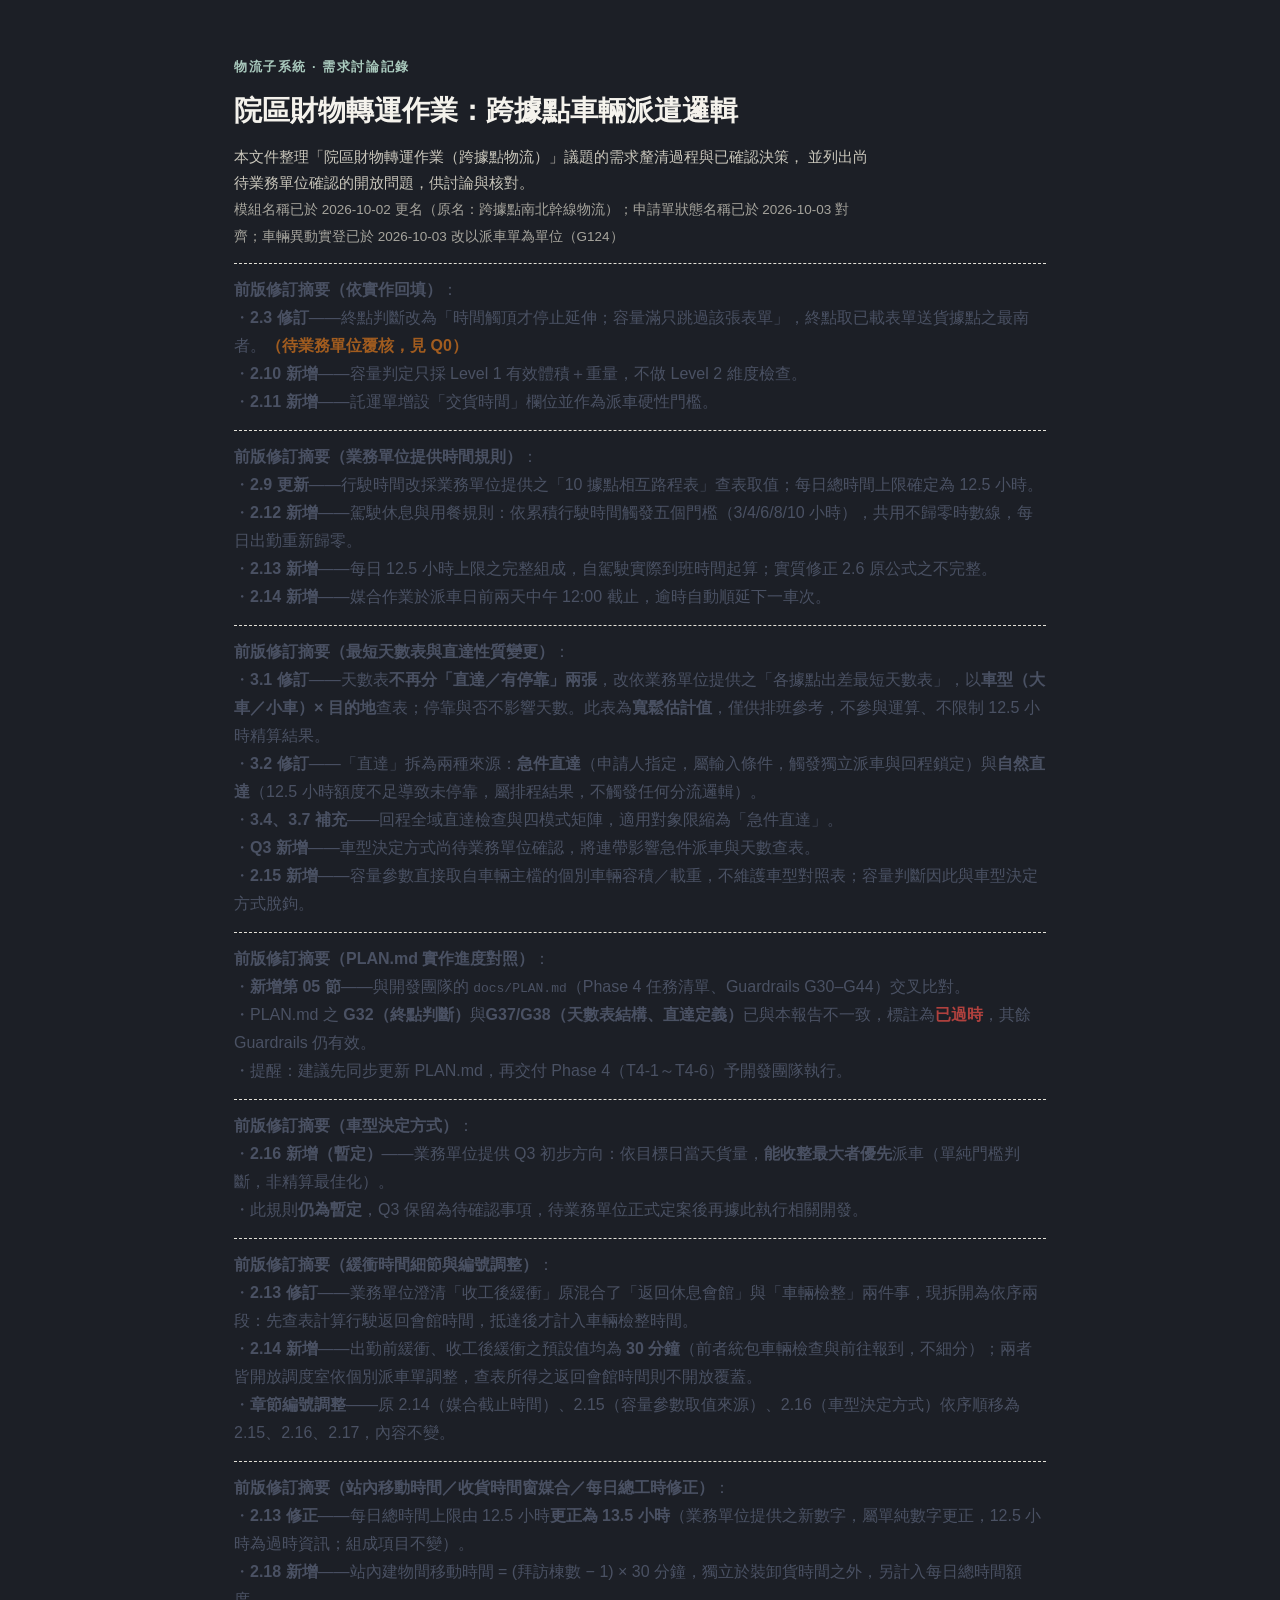
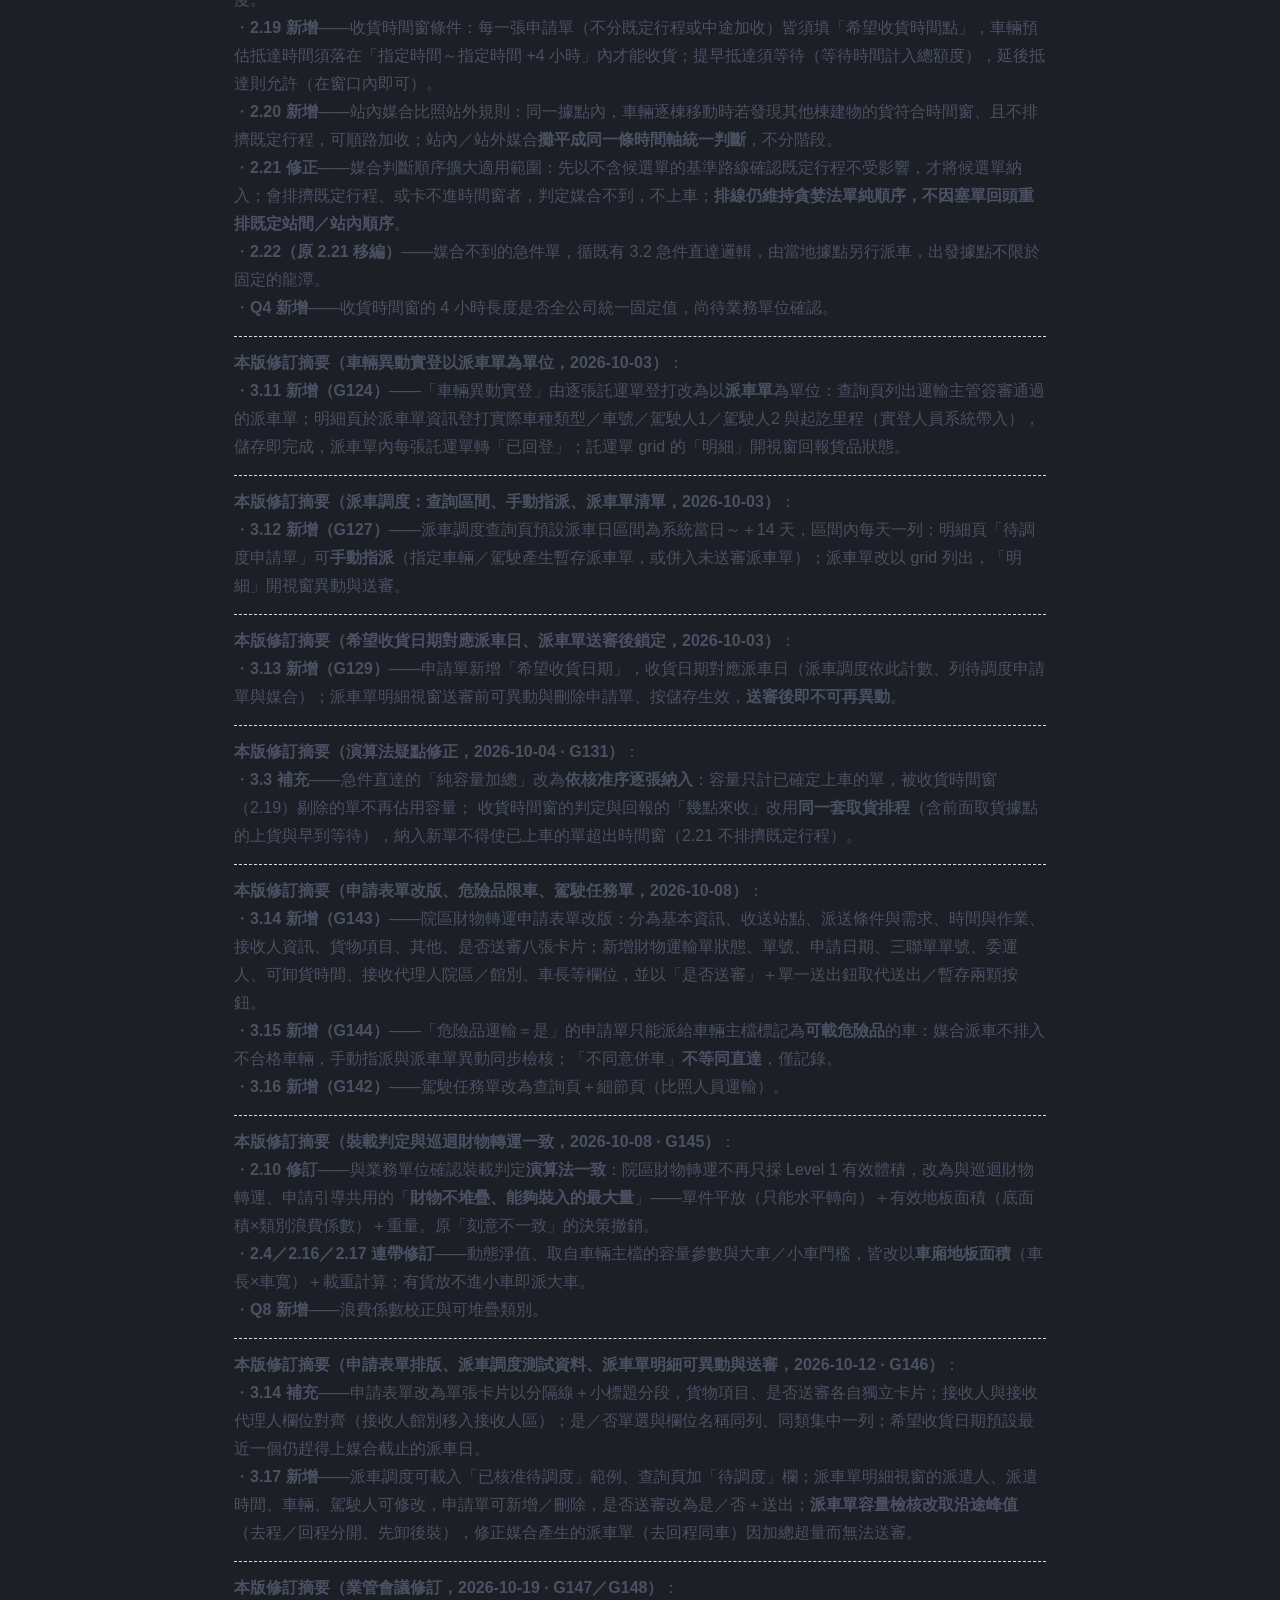
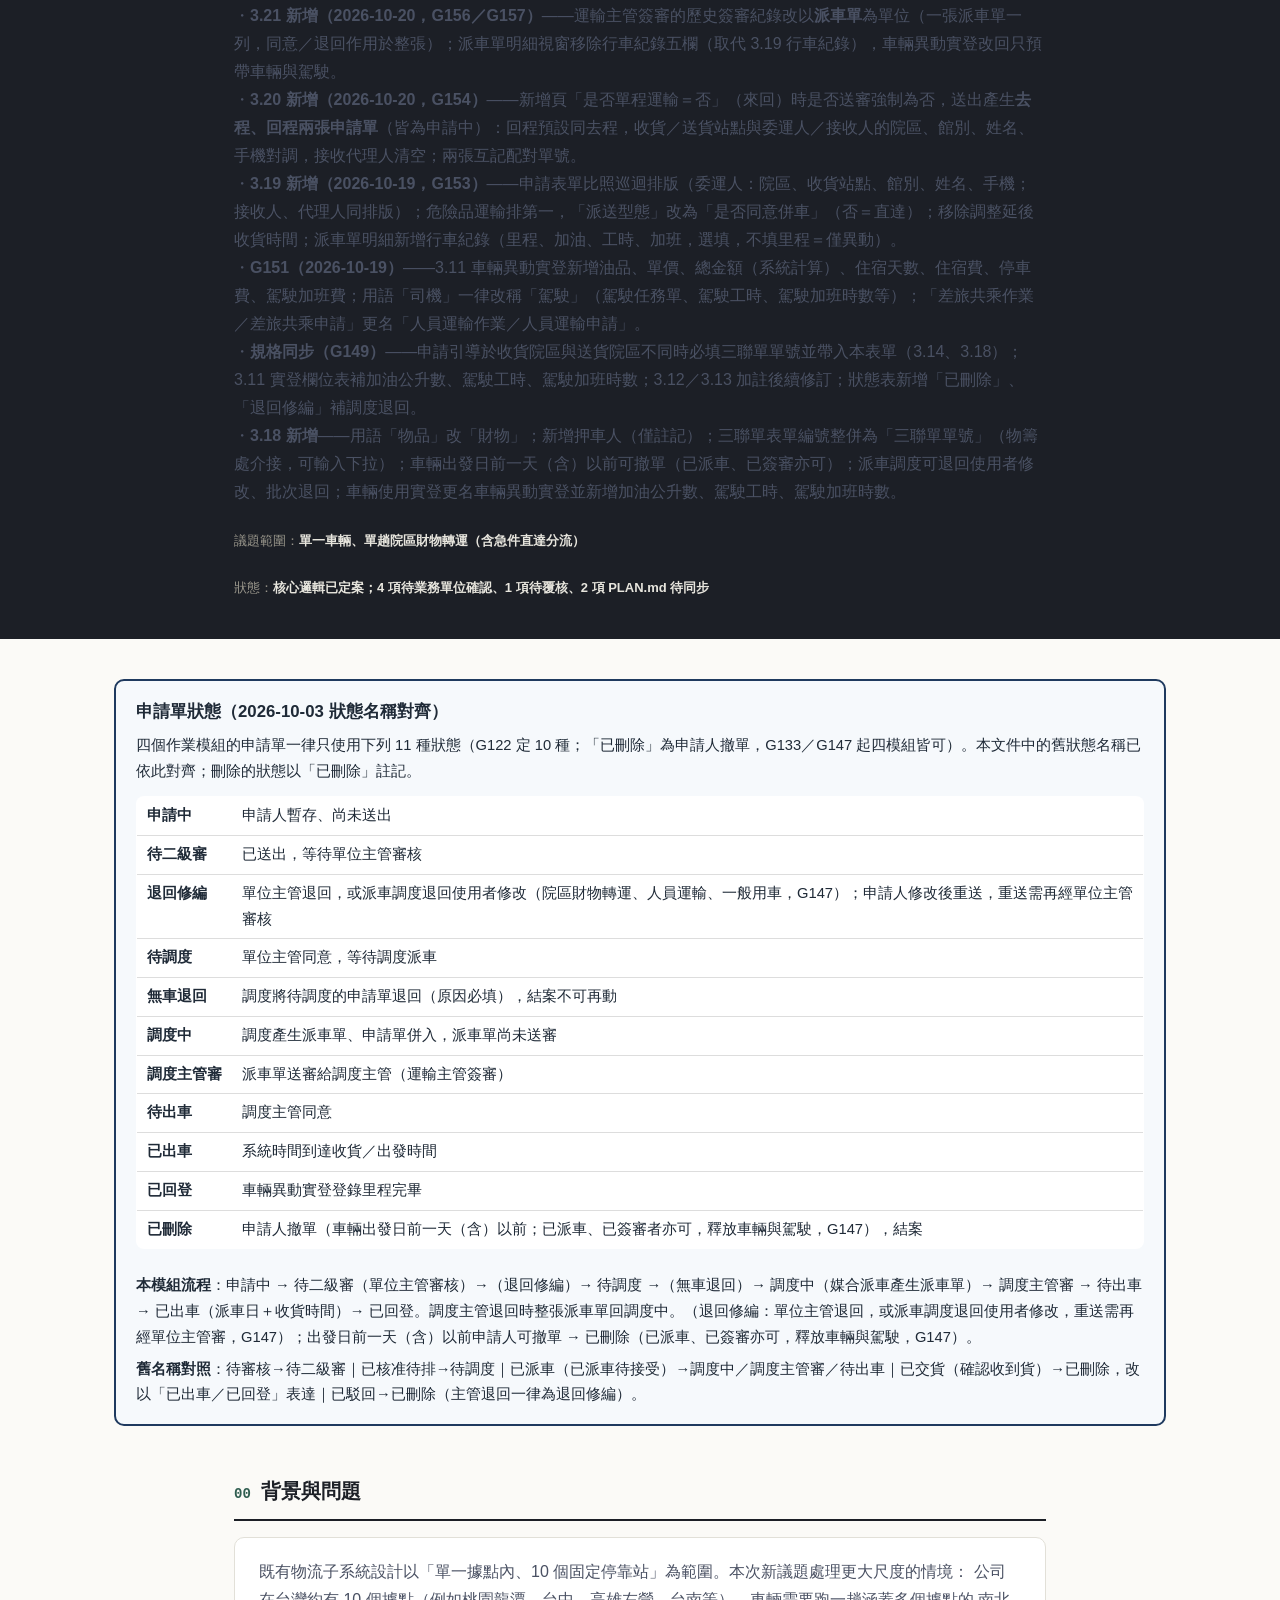
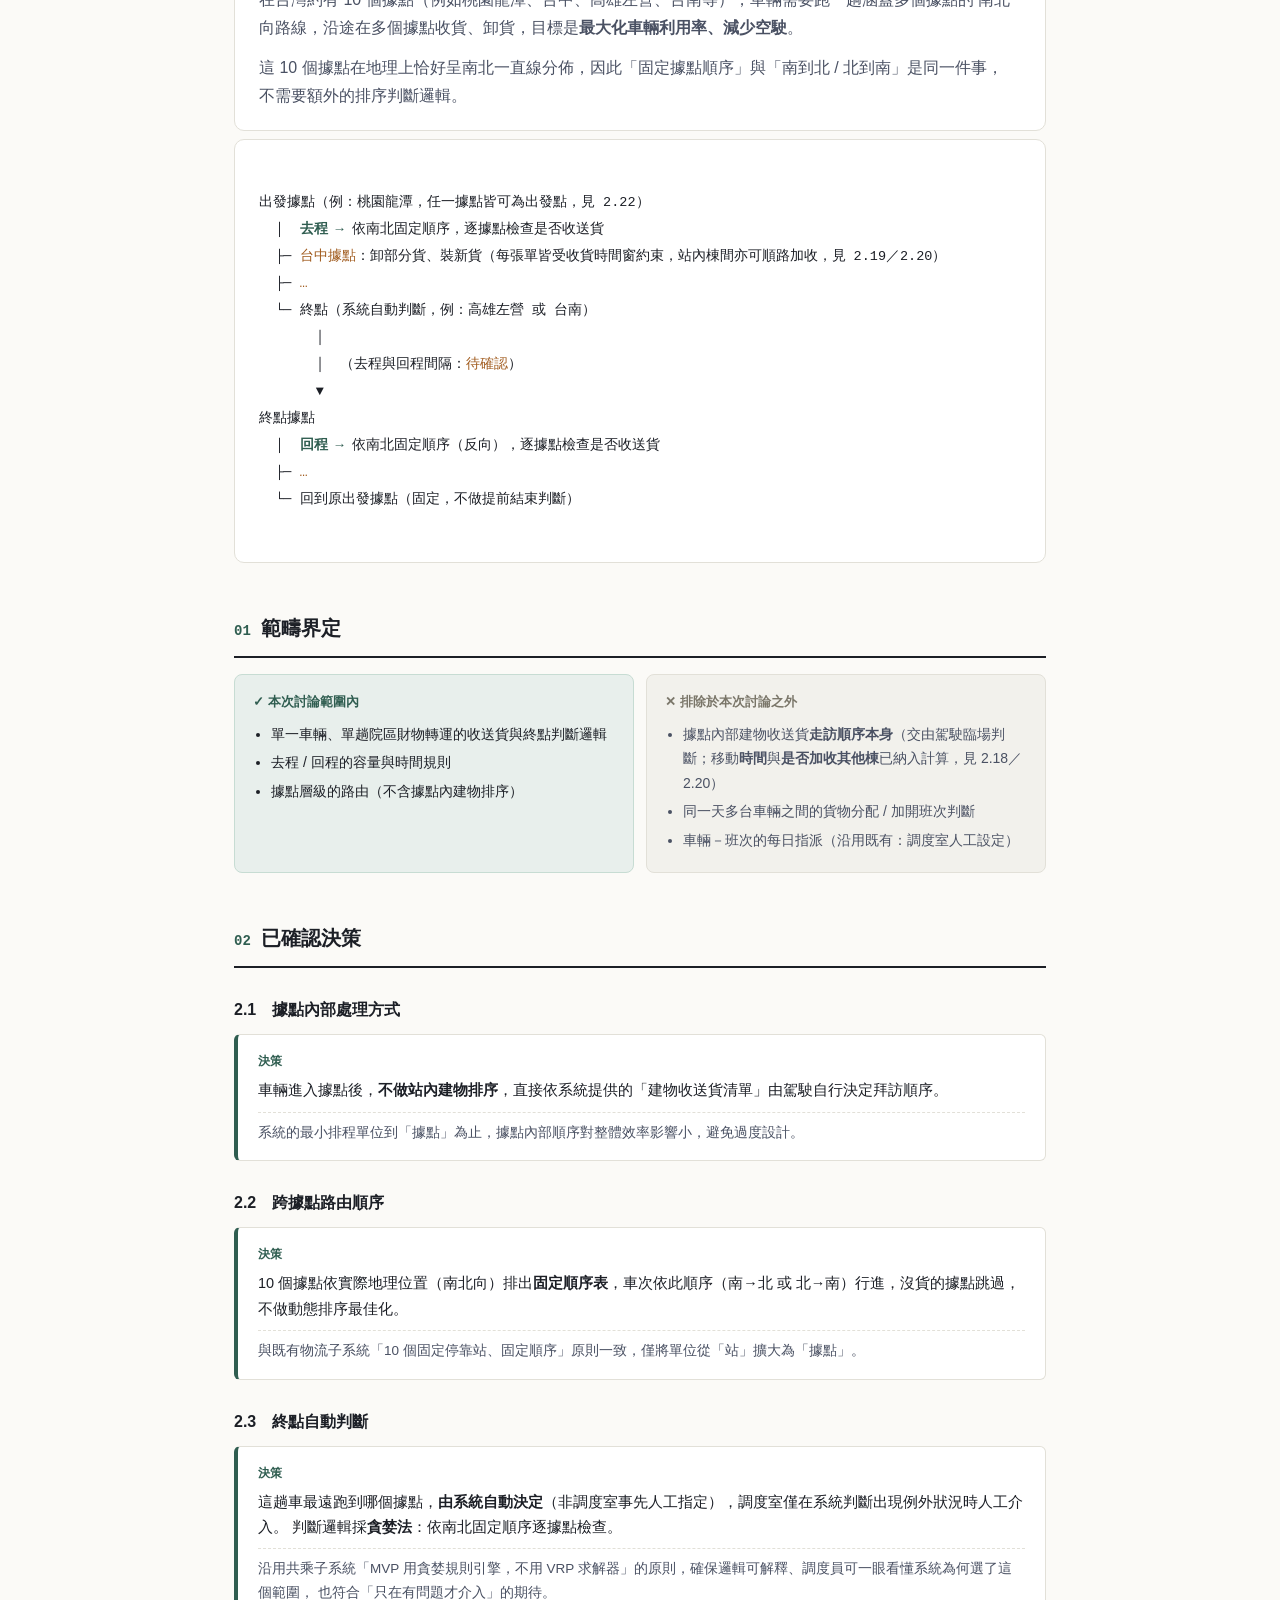
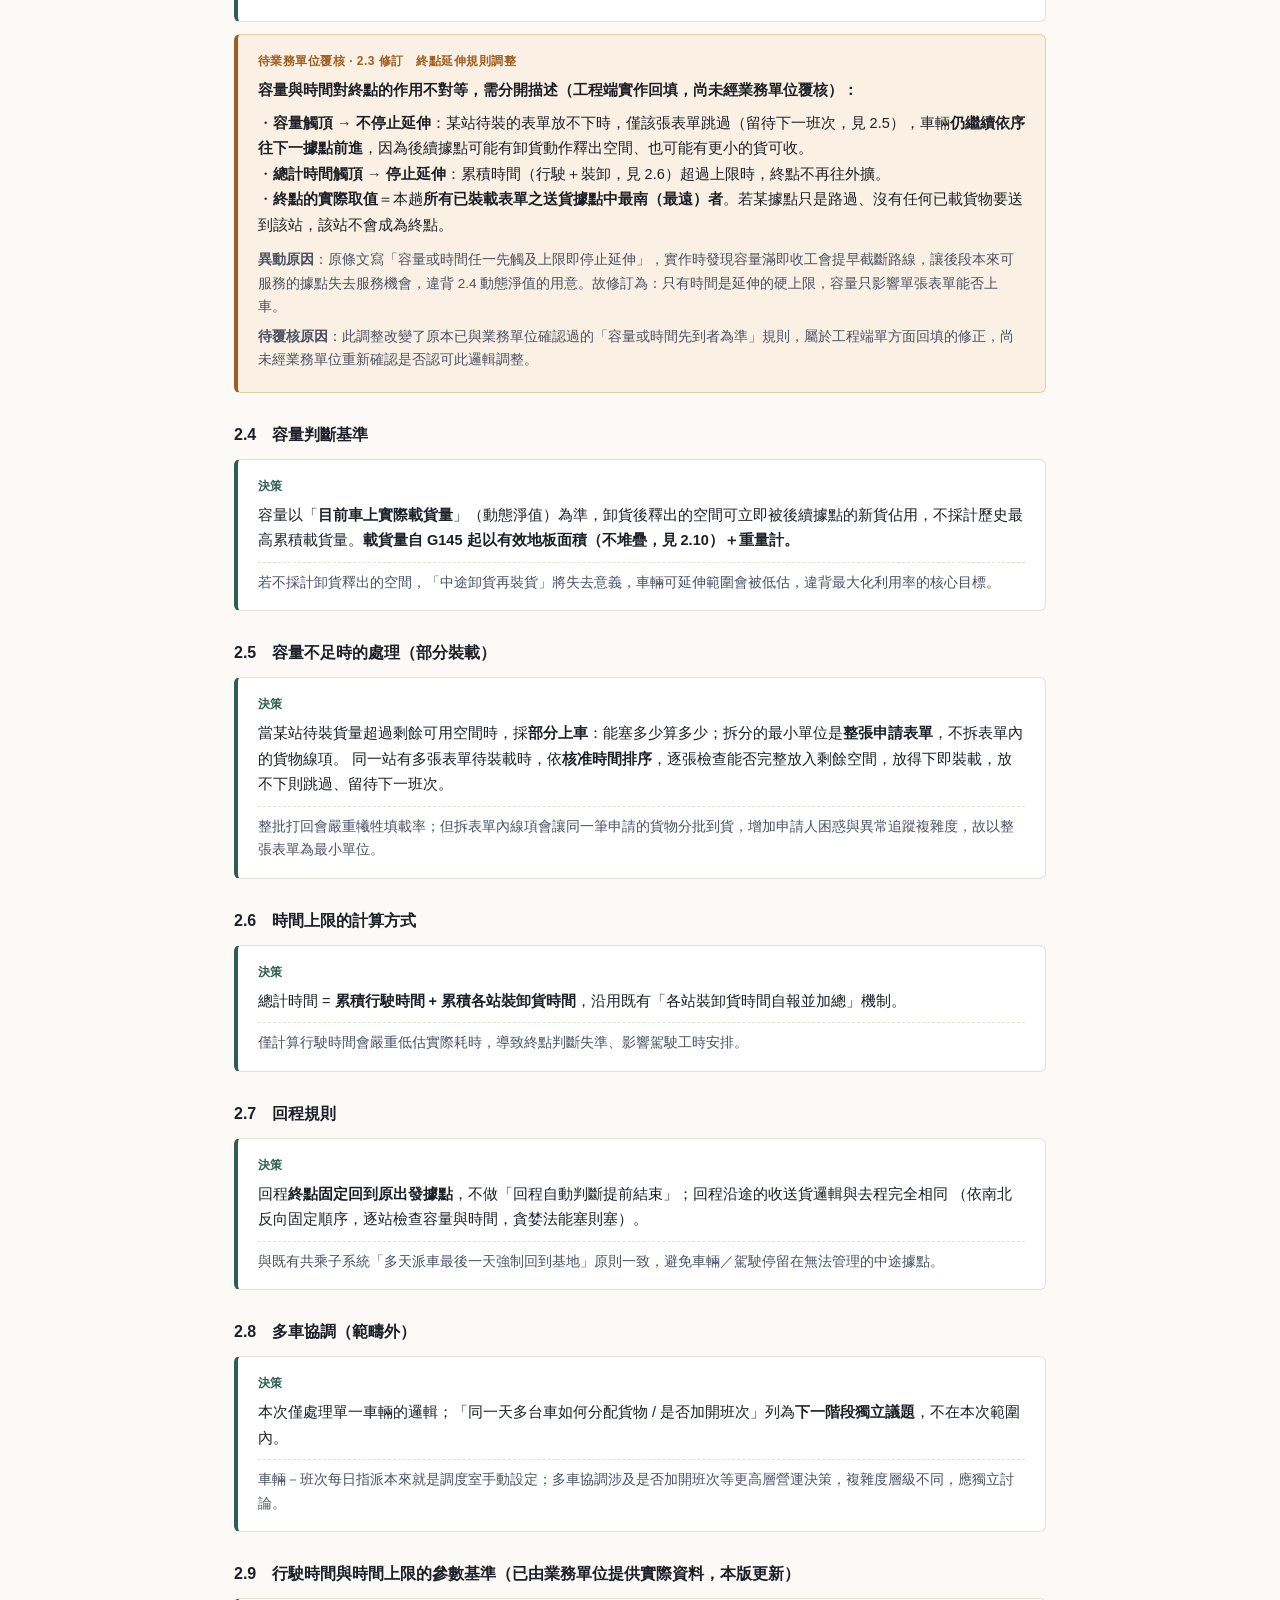
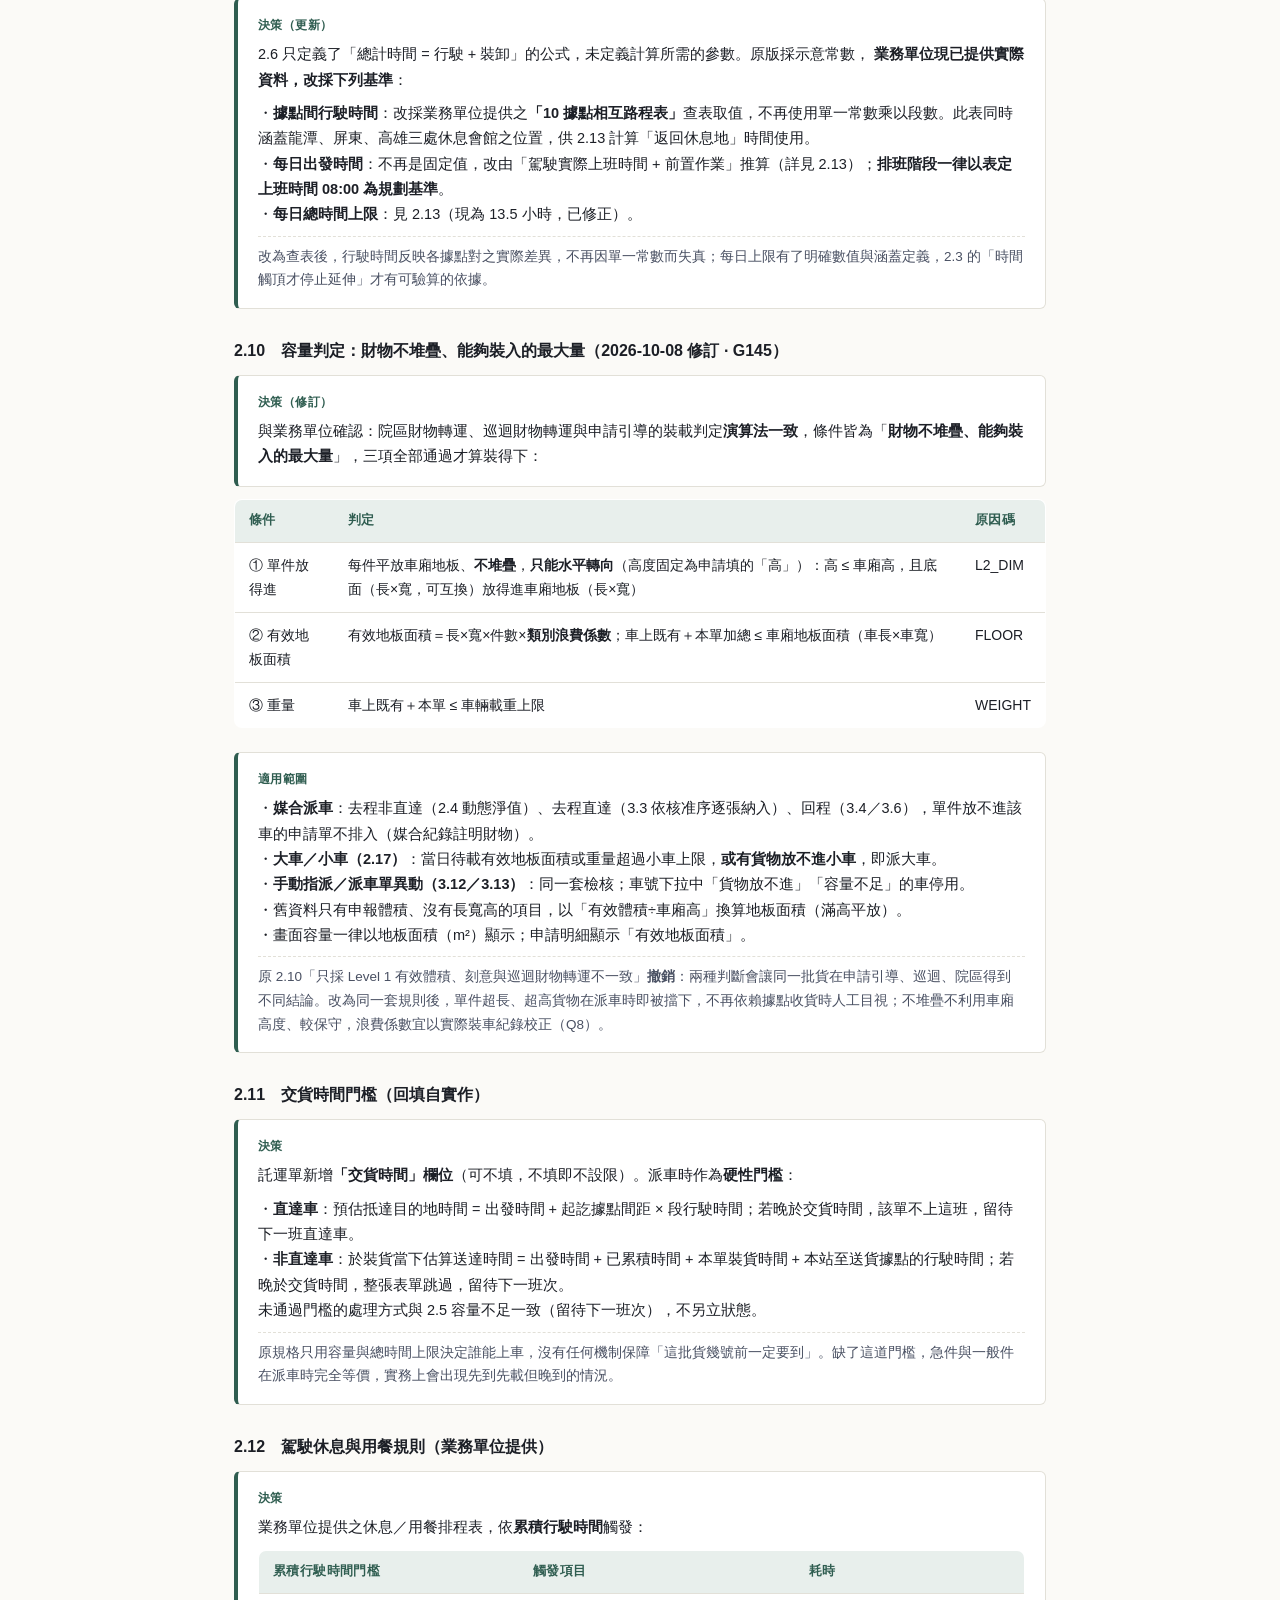
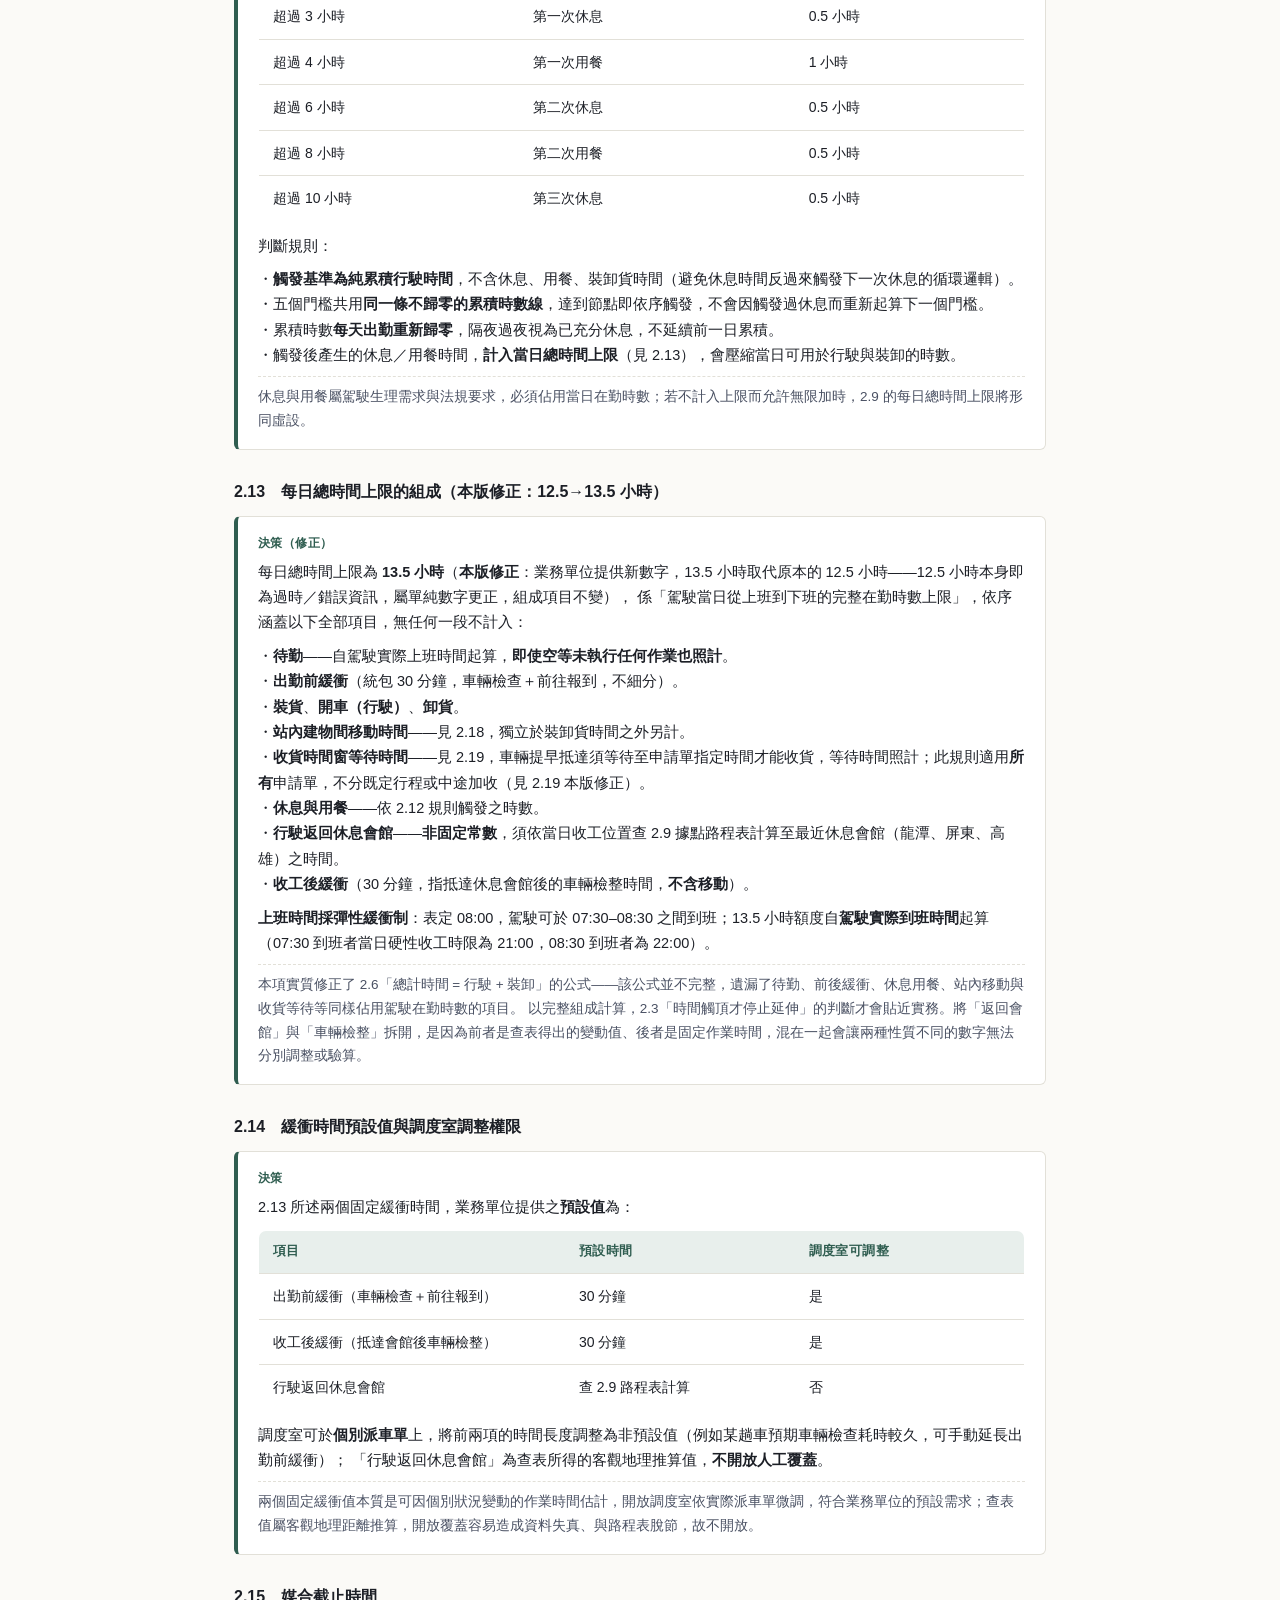
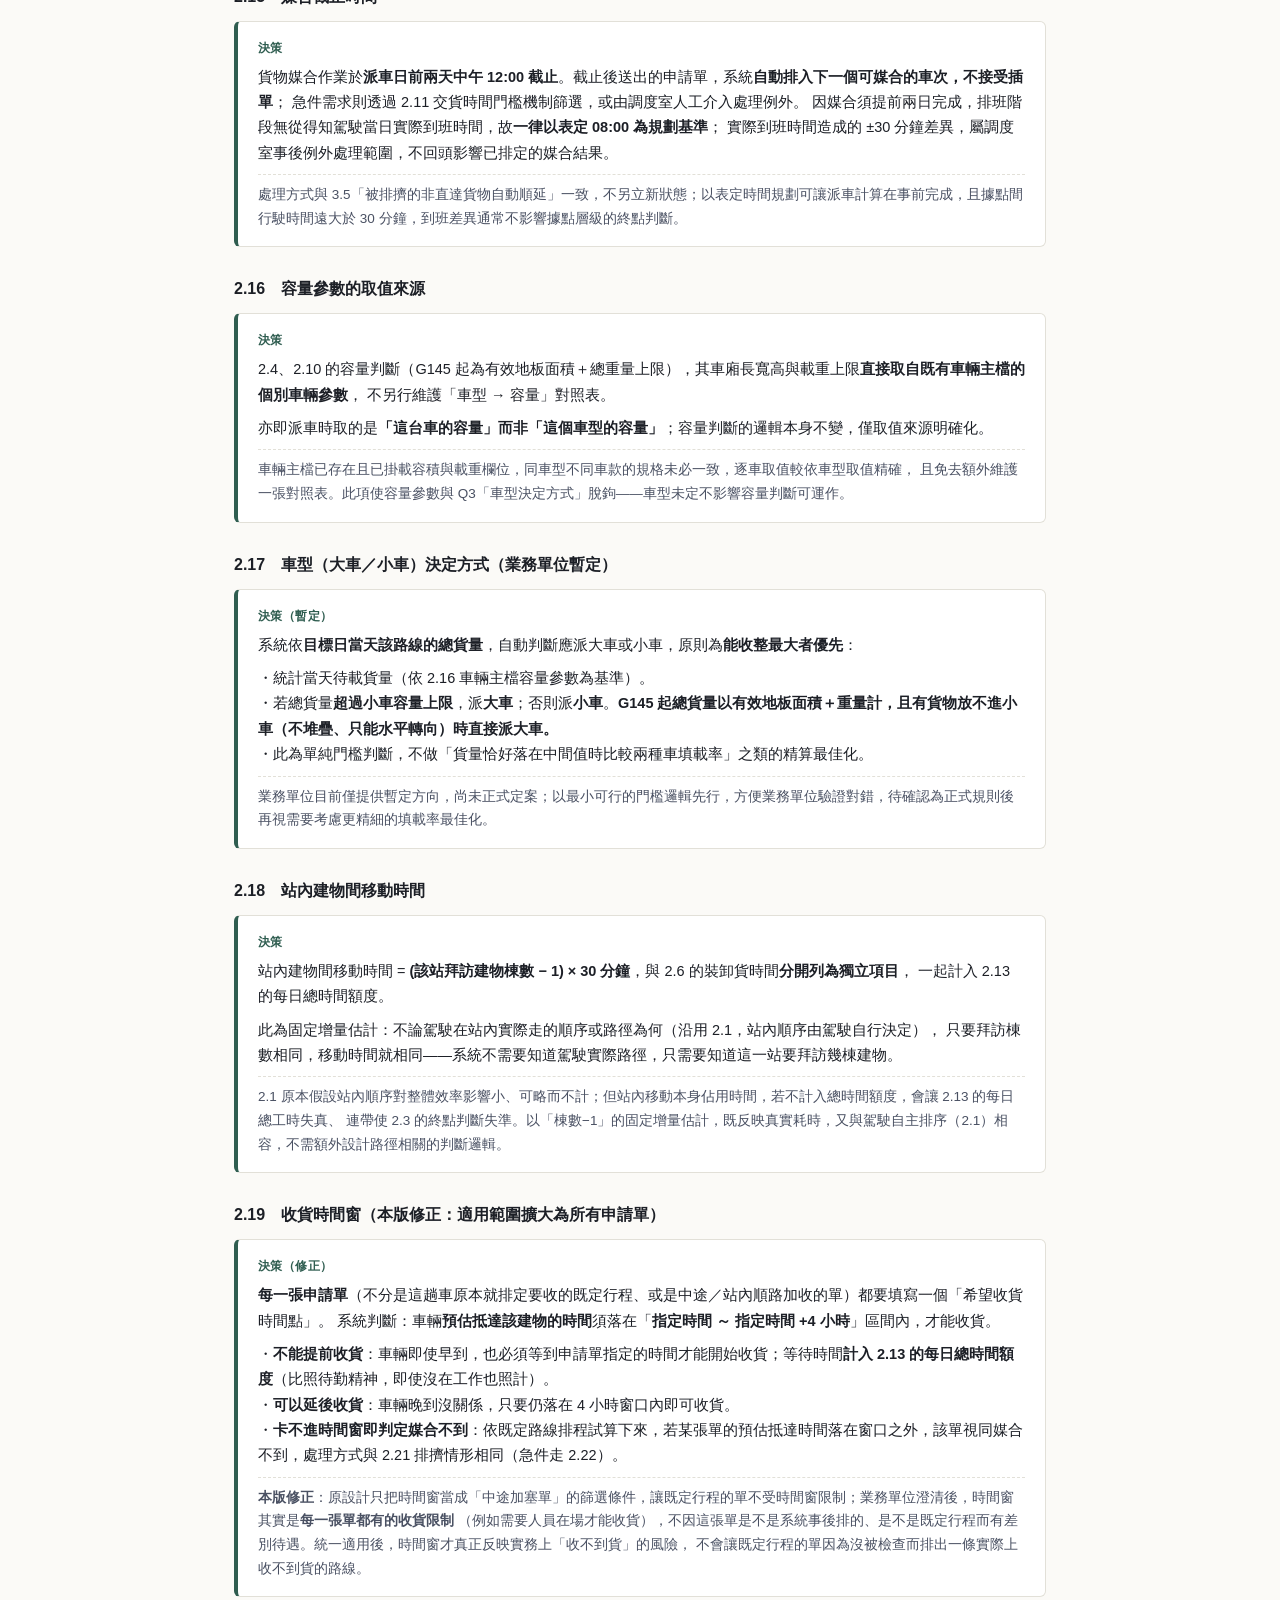
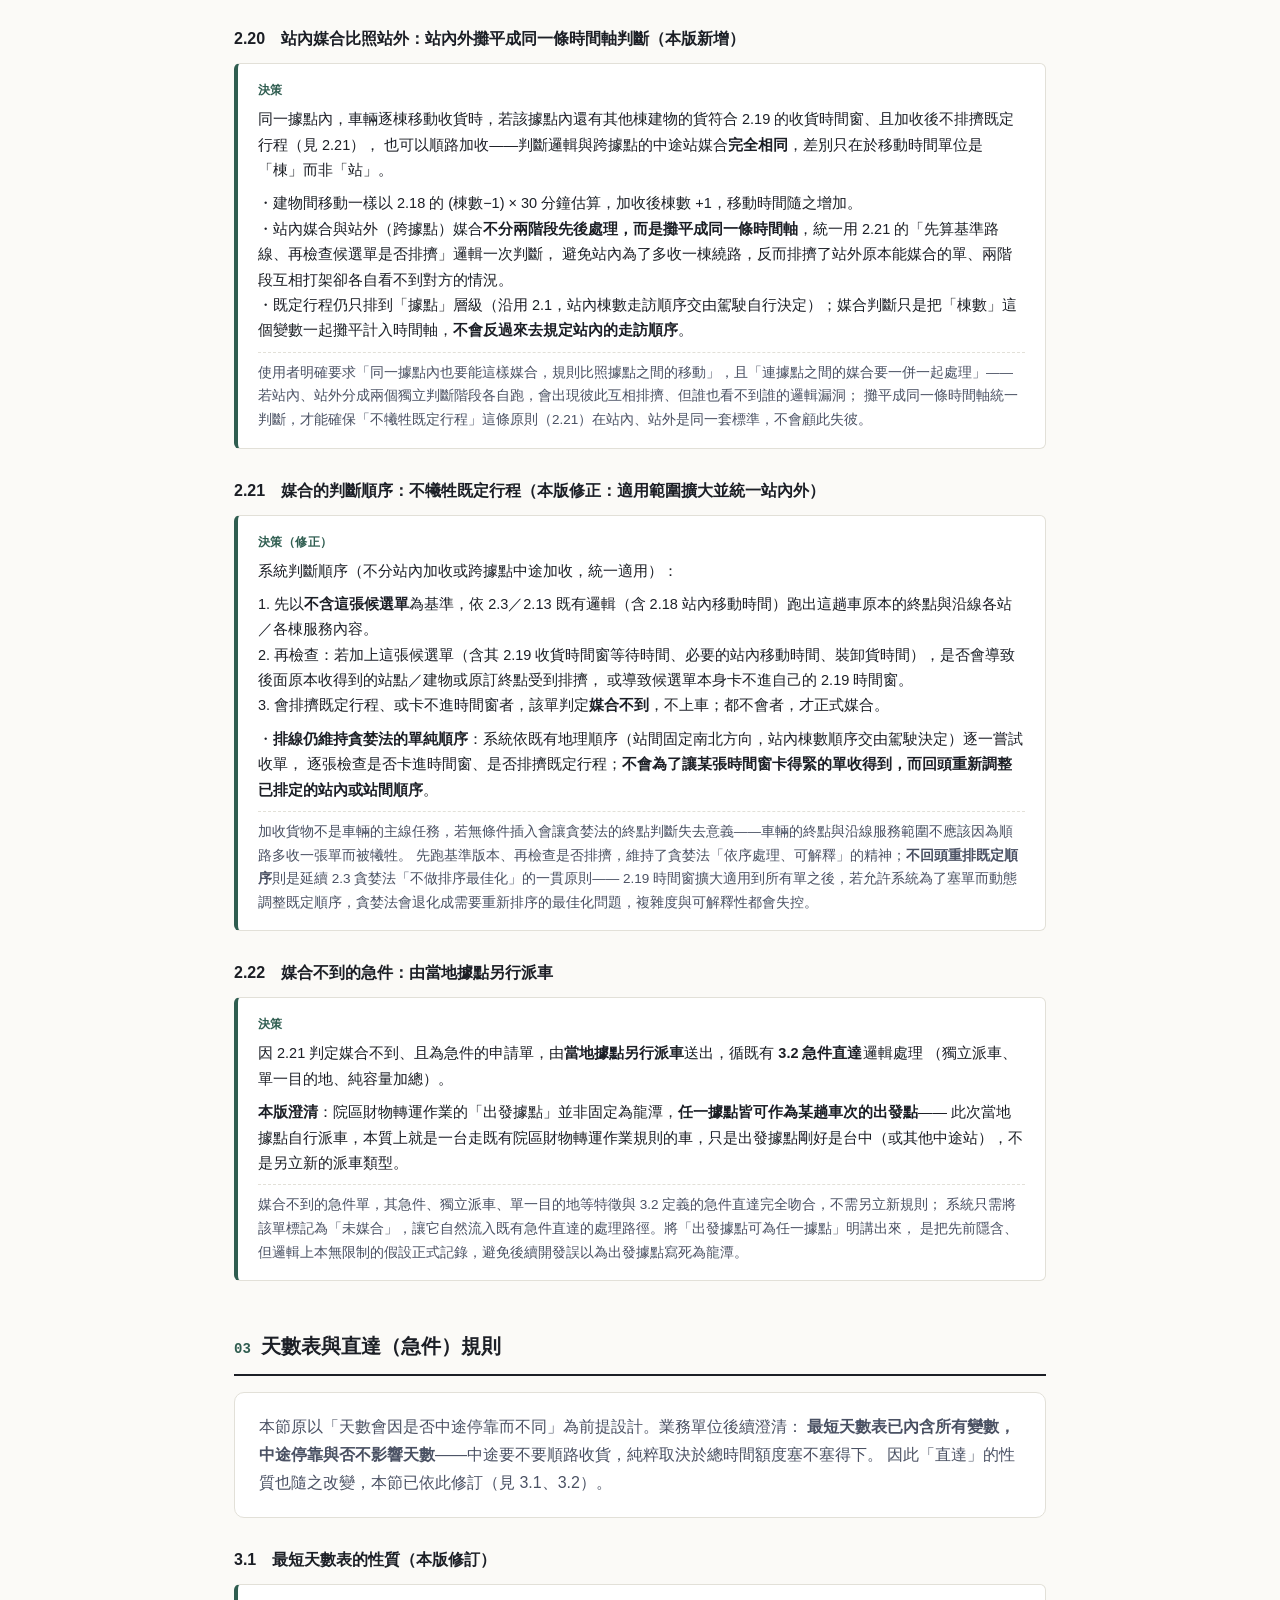
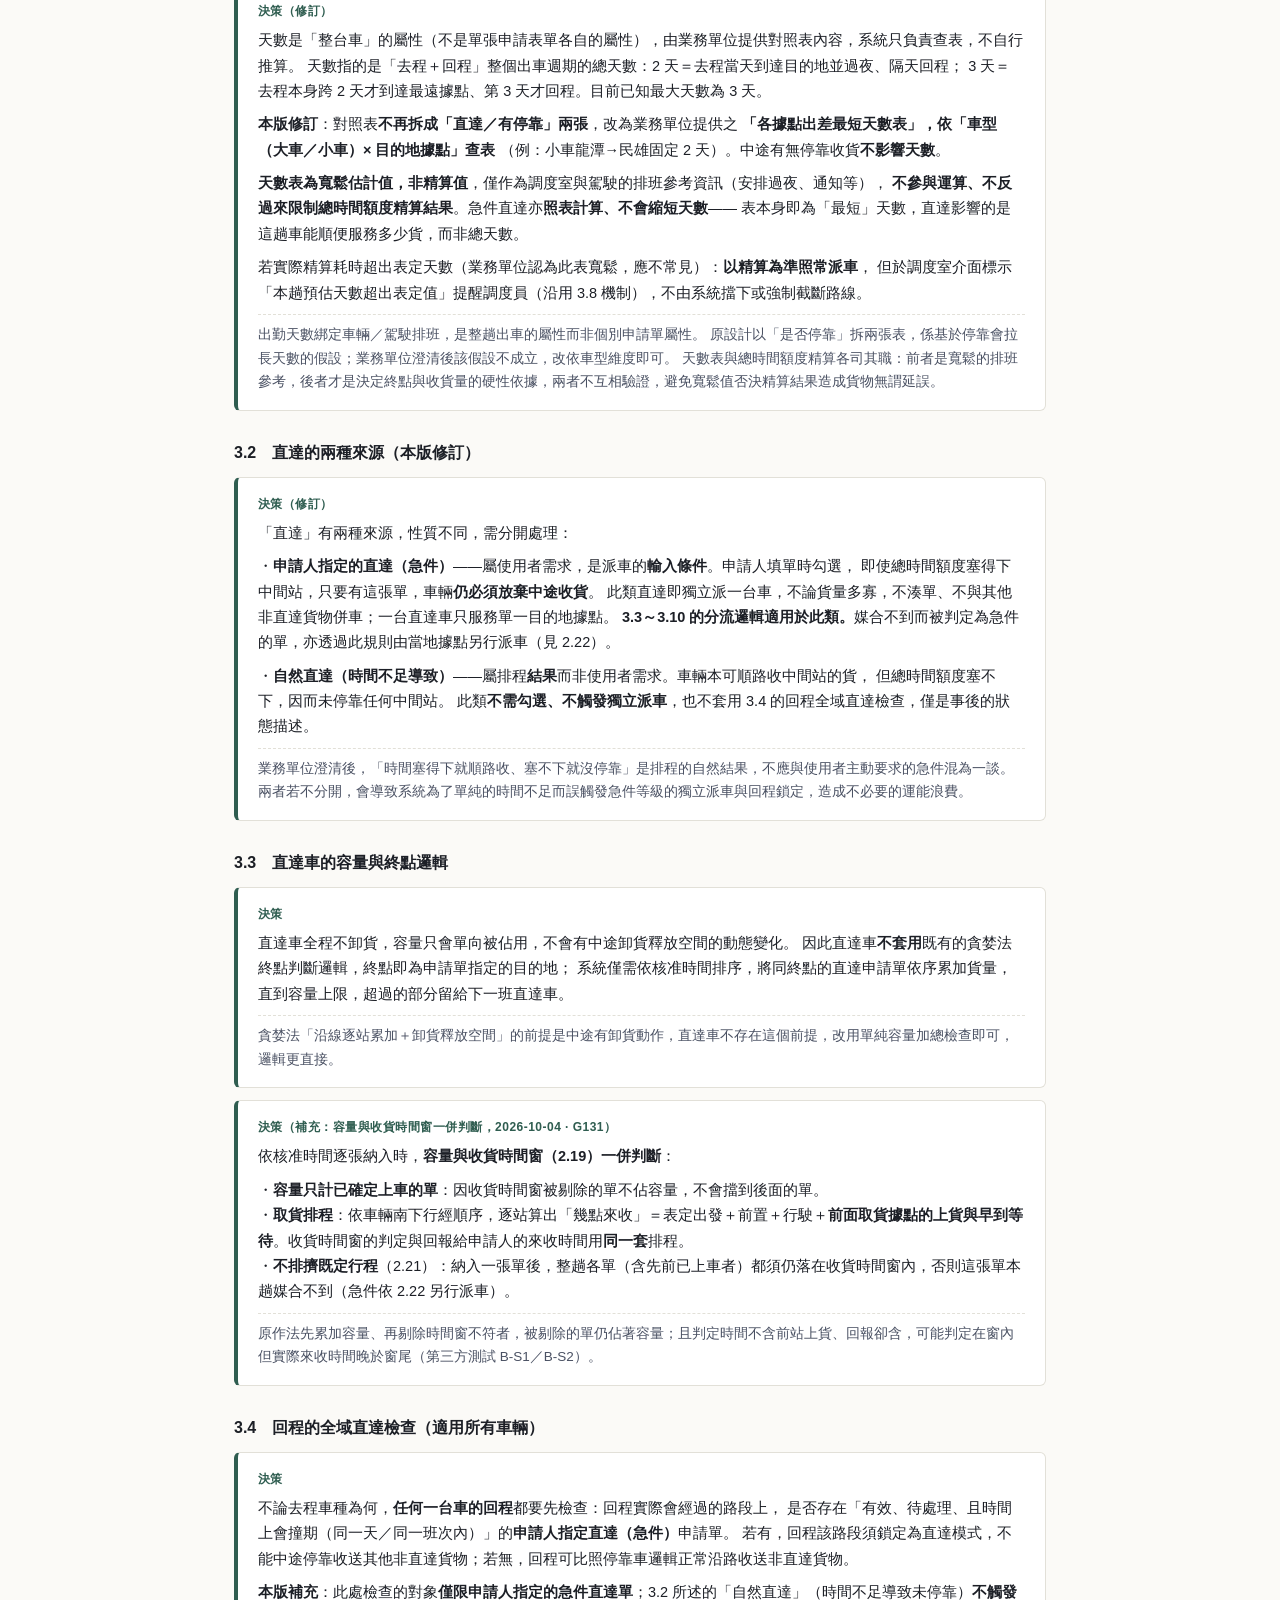
<file: docs/跨據點南北幹線物流.html>
<!DOCTYPE html>
<html lang="zh-Hant">
<head>
<meta charset="UTF-8">
<meta name="viewport" content="width=device-width, initial-scale=1.0">
<title>院區財物轉運作業 — 需求討論報告</title>
<style>
  :root {
    --ink: #1c1f26;
    --ink-soft: #4a5163;
    --paper: #fbfaf7;
    --panel: #ffffff;
    --line: #e2e0d8;
    --accent: #2f5d50;
    --accent-soft: #e8efec;
    --warn: #a15c1f;
    --warn-soft: #faf1e4;
    --warn-line: #e8cda3;
    --stale: #b0413e;
    --stale-soft: #fbeceb;
    --stale-line: #edc4c2;
    --mono: "SFMono-Regular", Consolas, "Liberation Mono", Menlo, monospace;
  }
  * { box-sizing: border-box; }
  body {
    margin: 0;
    background: var(--paper);
    color: var(--ink);
    font-family: "Noto Sans TC", "PingFang TC", "Microsoft JhengHei", -apple-system, BlinkMacSystemFont, sans-serif;
    line-height: 1.75;
    padding: 0 0 64px 0;
  }
  .wrap { max-width: 860px; margin: 0 auto; padding: 0 24px; }

  header.hero {
    background: var(--ink);
    color: #f4f2ec;
    padding: 56px 24px 40px;
    margin-bottom: 40px;
  }
  header.hero .wrap { padding: 0 24px; }
  .eyebrow {
    font-size: 13px;
    letter-spacing: 0.12em;
    text-transform: uppercase;
    color: #a9c9bd;
    margin-bottom: 12px;
    font-weight: 600;
  }
  h1 {
    font-size: 28px;
    margin: 0 0 14px 0;
    line-height: 1.4;
    font-weight: 700;
  }
  .hero-sub {
    color: #c9c6bb;
    font-size: 15px;
    max-width: 640px;
  }
  .hero-meta {
    display: flex;
    gap: 24px;
    margin-top: 24px;
    flex-wrap: wrap;
    font-size: 13px;
    color: #9a978c;
  }
  .hero-meta span b { color: #e7e5dd; font-weight: 600; }

  h2 {
    font-size: 20px;
    margin: 48px 0 16px;
    padding-bottom: 10px;
    border-bottom: 2px solid var(--ink);
    display: flex;
    align-items: baseline;
    gap: 10px;
  }
  h2 .num {
    font-family: var(--mono);
    font-size: 14px;
    color: var(--accent);
    font-weight: 700;
  }
  h3 {
    font-size: 16px;
    margin: 28px 0 10px;
    color: var(--ink);
  }
  p { color: var(--ink-soft); margin: 0 0 12px; }

  .lead-box {
    background: var(--panel);
    border: 1px solid var(--line);
    border-radius: 10px;
    padding: 20px 24px;
    margin-bottom: 8px;
  }
  .lead-box p:last-child { margin-bottom: 0; }

  .flow {
    background: var(--panel);
    border: 1px solid var(--line);
    border-radius: 10px;
    padding: 22px 24px;
    font-family: var(--mono);
    font-size: 13.5px;
    color: var(--ink);
    line-height: 2;
    overflow-x: auto;
    white-space: pre;
  }
  .flow .dir { color: var(--accent); font-weight: 700; }
  .flow .stop { color: var(--warn); }

  .decision-card {
    background: var(--panel);
    border: 1px solid var(--line);
    border-left: 4px solid var(--accent);
    border-radius: 6px;
    padding: 16px 20px;
    margin-bottom: 12px;
  }
  .decision-card .label {
    font-size: 12px;
    font-weight: 700;
    color: var(--accent);
    letter-spacing: 0.04em;
    margin-bottom: 6px;
    text-transform: uppercase;
  }
  .decision-card .content { color: var(--ink); font-size: 14.5px; }
  .decision-card .why {
    margin-top: 8px;
    font-size: 13.5px;
    color: var(--ink-soft);
    padding-top: 8px;
    border-top: 1px dashed var(--line);
  }

  .pending-card {
    background: var(--warn-soft);
    border: 1px solid var(--warn-line);
    border-left: 4px solid var(--warn);
    border-radius: 6px;
    padding: 16px 20px;
    margin-bottom: 12px;
  }
  .pending-card .label {
    font-size: 12px;
    font-weight: 700;
    color: var(--warn);
    letter-spacing: 0.04em;
    margin-bottom: 6px;
    text-transform: uppercase;
  }
  .pending-card .content { color: var(--ink); font-size: 14.5px; }
  .pending-card .options {
    margin-top: 10px;
    font-size: 13.5px;
    color: var(--ink-soft);
  }
  .pending-card .options div { margin-bottom: 4px; }

  .stale-card {
    background: var(--stale-soft);
    border: 1px solid var(--stale-line);
    border-left: 4px solid var(--stale);
    border-radius: 6px;
    padding: 16px 20px;
    margin-bottom: 12px;
  }
  .stale-card .label {
    font-size: 12px; font-weight: 700; color: var(--stale);
    letter-spacing: 0.04em; margin-bottom: 6px; text-transform: uppercase;
  }
  .stale-card .content { color: var(--ink); font-size: 14.5px; margin-bottom: 6px; }
  .stale-card .fix {
    margin-top: 8px; padding-top: 8px; border-top: 1px dashed var(--stale-line);
    font-size: 13.5px; color: var(--ink-soft);
  }
  .stale-card .fix b { color: var(--stale); }

  .task-card {
    background: var(--panel); border: 1px solid var(--line); border-left: 4px solid var(--accent);
    border-radius: 6px; padding: 14px 18px; margin-bottom: 10px;
  }
  .task-card .task-head { display: flex; align-items: baseline; gap: 10px; margin-bottom: 6px; flex-wrap: wrap; }
  .task-card .task-id {
    font-family: var(--mono); font-size: 12px; font-weight: 700; color: var(--accent);
    background: var(--accent-soft); padding: 2px 8px; border-radius: 4px;
  }
  .task-card .task-title { font-weight: 700; font-size: 14.5px; color: var(--ink); }
  .task-card .task-body { font-size: 14px; color: var(--ink-soft); }
  .task-card .task-note {
    margin-top: 8px; padding-top: 8px; border-top: 1px dashed var(--line);
    font-size: 13px; color: var(--ink-soft);
  }
  .task-card .task-note b { color: var(--stale); }

  .badge.stale { background: var(--stale-soft); color: var(--stale); border: 1px solid var(--stale-line); }

  table {
    width: 100%;
    border-collapse: collapse;
    margin: 12px 0 24px;
    font-size: 14px;
    background: var(--panel);
    border: 1px solid var(--line);
    border-radius: 8px;
    overflow: hidden;
  }
  th, td {
    text-align: left;
    padding: 10px 14px;
    border-bottom: 1px solid var(--line);
    vertical-align: top;
  }
  th {
    background: var(--accent-soft);
    color: var(--accent);
    font-size: 12.5px;
    letter-spacing: 0.03em;
    text-transform: uppercase;
  }
  tr:last-child td { border-bottom: none; }

  .badge {
    display: inline-block;
    font-size: 11px;
    font-weight: 700;
    padding: 2px 8px;
    border-radius: 20px;
    letter-spacing: 0.02em;
  }
  .badge.done { background: var(--accent-soft); color: var(--accent); }
  .badge.pending { background: var(--warn-soft); color: var(--warn); border: 1px solid var(--warn-line); }

  .scope-grid {
    display: grid;
    grid-template-columns: 1fr 1fr;
    gap: 12px;
    margin: 16px 0;
  }
  @media (max-width: 600px) {
    .scope-grid { grid-template-columns: 1fr; }
  }
  .scope-box {
    border-radius: 8px;
    padding: 16px 18px;
    font-size: 14px;
  }
  .scope-box.in {
    background: var(--accent-soft);
    border: 1px solid #c7dcd3;
  }
  .scope-box.out {
    background: #f2f1ec;
    border: 1px solid var(--line);
    color: var(--ink-soft);
  }
  .scope-box .title {
    font-weight: 700;
    font-size: 13px;
    margin-bottom: 8px;
  }
  .scope-box.in .title { color: var(--accent); }
  .scope-box.out .title { color: #7a7669; }
  .scope-box ul { margin: 0; padding-left: 18px; }
  .scope-box li { margin-bottom: 4px; }

  footer {
    margin-top: 56px;
    padding-top: 20px;
    border-top: 1px solid var(--line);
    font-size: 12.5px;
    color: #9a978c;
  }
</style>
</head>
<body>

<header class="hero">
  <div class="wrap">
    <div class="eyebrow">物流子系統 · 需求討論記錄</div>
    <h1>院區財物轉運作業：跨據點車輛派遣邏輯</h1>
    <p class="hero-sub">
      本文件整理「院區財物轉運作業（跨據點物流）」議題的需求釐清過程與已確認決策，
      並列出尚待業務單位確認的開放問題，供討論與核對。<br><span style="font-size:.9em;opacity:.8">模組名稱已於 2026-10-02 更名（原名：跨據點南北幹線物流）；申請單狀態名稱已於 2026-10-03 對齊；車輛異動實登已於 2026-10-03 改以派車單為單位（G124）</span>
    </p>
    <p style="margin-top:14px;padding-top:12px;border-top:1px dashed var(--line)">
      <b>前版修訂摘要（依實作回填）</b>：<br>
      ・<b>2.3 修訂</b>——終點判斷改為「時間觸頂才停止延伸；容量滿只跳過該張表單」，終點取已載表單送貨據點之最南者。<b style="color:var(--warn)">（待業務單位覆核，見 Q0）</b><br>
      ・<b>2.10 新增</b>——容量判定只採 Level 1 有效體積＋重量，不做 Level 2 維度檢查。<br>
      ・<b>2.11 新增</b>——託運單增設「交貨時間」欄位並作為派車硬性門檻。
    </p>
    <p style="margin-top:14px;padding-top:12px;border-top:1px dashed var(--line)">
      <b>前版修訂摘要（業務單位提供時間規則）</b>：<br>
      ・<b>2.9 更新</b>——行駛時間改採業務單位提供之「10 據點相互路程表」查表取值；每日總時間上限確定為 12.5 小時。<br>
      ・<b>2.12 新增</b>——駕駛休息與用餐規則：依累積行駛時間觸發五個門檻（3/4/6/8/10 小時），共用不歸零時數線，每日出勤重新歸零。<br>
      ・<b>2.13 新增</b>——每日 12.5 小時上限之完整組成，自駕駛實際到班時間起算；實質修正 2.6 原公式之不完整。<br>
      ・<b>2.14 新增</b>——媒合作業於派車日前兩天中午 12:00 截止，逾時自動順延下一車次。
    </p>
    <p style="margin-top:14px;padding-top:12px;border-top:1px dashed var(--line)">
      <b>前版修訂摘要（最短天數表與直達性質變更）</b>：<br>
      ・<b>3.1 修訂</b>——天數表<b>不再分「直達／有停靠」兩張</b>，改依業務單位提供之「各據點出差最短天數表」，以<b>車型（大車／小車）× 目的地</b>查表；停靠與否不影響天數。此表為<b>寬鬆估計值</b>，僅供排班參考，不參與運算、不限制 12.5 小時精算結果。<br>
      ・<b>3.2 修訂</b>——「直達」拆為兩種來源：<b>急件直達</b>（申請人指定，屬輸入條件，觸發獨立派車與回程鎖定）與<b>自然直達</b>（12.5 小時額度不足導致未停靠，屬排程結果，不觸發任何分流邏輯）。<br>
      ・<b>3.4、3.7 補充</b>——回程全域直達檢查與四模式矩陣，適用對象限縮為「急件直達」。<br>
      ・<b>Q3 新增</b>——車型決定方式尚待業務單位確認，將連帶影響急件派車與天數查表。<br>
      ・<b>2.15 新增</b>——容量參數直接取自車輛主檔的個別車輛容積／載重，不維護車型對照表；容量判斷因此與車型決定方式脫鉤。
    </p>
    <p style="margin-top:14px;padding-top:12px;border-top:1px dashed var(--line)">
      <b>前版修訂摘要（PLAN.md 實作進度對照）</b>：<br>
      ・<b>新增第 05 節</b>——與開發團隊的 <code>docs/PLAN.md</code>（Phase 4 任務清單、Guardrails G30–G44）交叉比對。<br>
      ・PLAN.md 之 <b>G32（終點判斷）</b>與<b>G37/G38（天數表結構、直達定義）</b>已與本報告不一致，標註為<b style="color:var(--stale)">已過時</b>，其餘 Guardrails 仍有效。<br>
      ・提醒：建議先同步更新 PLAN.md，再交付 Phase 4（T4-1～T4-6）予開發團隊執行。
    </p>
    <p style="margin-top:14px;padding-top:12px;border-top:1px dashed var(--line)">
      <b>前版修訂摘要（車型決定方式）</b>：<br>
      ・<b>2.16 新增（暫定）</b>——業務單位提供 Q3 初步方向：依目標日當天貨量，<b>能收整最大者優先</b>派車（單純門檻判斷，非精算最佳化）。<br>
      ・此規則<b>仍為暫定</b>，Q3 保留為待確認事項，待業務單位正式定案後再據此執行相關開發。
    </p>
    <p style="margin-top:14px;padding-top:12px;border-top:1px dashed var(--line)">
      <b>前版修訂摘要（緩衝時間細節與編號調整）</b>：<br>
      ・<b>2.13 修訂</b>——業務單位澄清「收工後緩衝」原混合了「返回休息會館」與「車輛檢整」兩件事，現拆開為依序兩段：先查表計算行駛返回會館時間，抵達後才計入車輛檢整時間。<br>
      ・<b>2.14 新增</b>——出勤前緩衝、收工後緩衝之預設值均為 <b>30 分鐘</b>（前者統包車輛檢查與前往報到，不細分）；兩者皆開放調度室依個別派車單調整，查表所得之返回會館時間則不開放覆蓋。<br>
      ・<b>章節編號調整</b>——原 2.14（媒合截止時間）、2.15（容量參數取值來源）、2.16（車型決定方式）依序順移為 2.15、2.16、2.17，內容不變。
    </p>
    <p style="margin-top:14px;padding-top:12px;border-top:1px dashed var(--line)">
      <b>前版修訂摘要（站內移動時間／收貨時間窗媒合／每日總工時修正）</b>：<br>
      ・<b>2.13 修正</b>——每日總時間上限由 12.5 小時<b>更正為 13.5 小時</b>（業務單位提供之新數字，屬單純數字更正，12.5 小時為過時資訊；組成項目不變）。<br>
      ・<b>2.18 新增</b>——站內建物間移動時間 = (拜訪棟數 − 1) × 30 分鐘，獨立於裝卸貨時間之外，另計入每日總時間額度。<br>
      ・<b>2.19 新增</b>——收貨時間窗條件：每一張申請單（不分既定行程或中途加收）皆須填「希望收貨時間點」，車輛預估抵達時間須落在「指定時間～指定時間 +4 小時」內才能收貨；提早抵達須等待（等待時間計入總額度），延後抵達則允許（在窗口內即可）。<br>
      ・<b>2.20 新增</b>——站內媒合比照站外規則：同一據點內，車輛逐棟移動時若發現其他棟建物的貨符合時間窗、且不排擠既定行程，可順路加收；站內／站外媒合<b>攤平成同一條時間軸統一判斷</b>，不分階段。<br>
      ・<b>2.21 修正</b>——媒合判斷順序擴大適用範圍：先以不含候選單的基準路線確認既定行程不受影響，才將候選單納入；會排擠既定行程、或卡不進時間窗者，判定媒合不到，不上車；<b>排線仍維持貪婪法單純順序，不因塞單回頭重排既定站間／站內順序</b>。<br>
      ・<b>2.22（原 2.21 移編）</b>——媒合不到的急件單，循既有 3.2 急件直達邏輯，由當地據點另行派車，出發據點不限於固定的龍潭。<br>
      ・<b>Q4 新增</b>——收貨時間窗的 4 小時長度是否全公司統一固定值，尚待業務單位確認。
    </p>
    <p style="margin-top:14px;padding-top:12px;border-top:1px dashed var(--line)">
      <b>本版修訂摘要（車輛異動實登以派車單為單位，2026-10-03）</b>：<br>
      ・<b>3.11 新增（G124）</b>——「車輛異動實登」由逐張託運單登打改為以<b>派車單</b>為單位：查詢頁列出運輸主管簽審通過的派車單；明細頁於派車單資訊登打實際車種類型／車號／駕駛人1／駕駛人2 與起訖里程（實登人員系統帶入），儲存即完成，派車單內每張託運單轉「已回登」；託運單 grid 的「明細」開視窗回報貨品狀態。
    </p>
    <p style="margin-top:14px;padding-top:12px;border-top:1px dashed var(--line)">
      <b>本版修訂摘要（派車調度：查詢區間、手動指派、派車單清單，2026-10-03）</b>：<br>
      ・<b>3.12 新增（G127）</b>——派車調度查詢頁預設派車日區間為系統當日～＋14 天，區間內每天一列；明細頁「待調度申請單」可<b>手動指派</b>（指定車輛／駕駛產生暫存派車單，或併入未送審派車單）；派車單改以 grid 列出，「明細」開視窗異動與送審。
    </p>
    <p style="margin-top:14px;padding-top:12px;border-top:1px dashed var(--line)">
      <b>本版修訂摘要（希望收貨日期對應派車日、派車單送審後鎖定，2026-10-03）</b>：<br>
      ・<b>3.13 新增（G129）</b>——申請單新增「希望收貨日期」，收貨日期對應派車日（派車調度依此計數、列待調度申請單與媒合）；派車單明細視窗送審前可異動與刪除申請單、按儲存生效，<b>送審後即不可再異動</b>。
    </p>
    <p style="margin-top:14px;padding-top:12px;border-top:1px dashed var(--line)">
      <b>本版修訂摘要（演算法疑點修正，2026-10-04 · G131）</b>：<br>
      ・<b>3.3 補充</b>——急件直達的「純容量加總」改為<b>依核准序逐張納入</b>：容量只計已確定上車的單，被收貨時間窗（2.19）剔除的單不再佔用容量；
      收貨時間窗的判定與回報的「幾點來收」改用<b>同一套取貨排程</b>（含前面取貨據點的上貨與早到等待），納入新單不得使已上車的單超出時間窗（2.21 不排擠既定行程）。
    </p>
    <p style="margin-top:14px;padding-top:12px;border-top:1px dashed var(--line)">
      <b>本版修訂摘要（申請表單改版、危險品限車、駕駛任務單，2026-10-08）</b>：<br>
      ・<b>3.14 新增（G143）</b>——院區財物轉運申請表單改版：分為基本資訊、收送站點、派送條件與需求、時間與作業、接收人資訊、貨物項目、其他、是否送審八張卡片；新增財物運輸單狀態、單號、申請日期、三聯單單號、委運人、可卸貨時間、接收代理人院區／館別、車長等欄位，並以「是否送審」＋單一送出鈕取代送出／暫存兩顆按鈕。<br>
      ・<b>3.15 新增（G144）</b>——「危險品運輸＝是」的申請單只能派給車輛主檔標記為<b>可載危險品</b>的車：媒合派車不排入不合格車輛，手動指派與派車單異動同步檢核；「不同意併車」<b>不等同直達</b>，僅記錄。<br>
      ・<b>3.16 新增（G142）</b>——駕駛任務單改為查詢頁＋細節頁（比照人員運輸）。
    </p>
    <p style="margin-top:14px;padding-top:12px;border-top:1px dashed var(--line)">
      <b>本版修訂摘要（裝載判定與巡迴財物轉運一致，2026-10-08 · G145）</b>：<br>
      ・<b>2.10 修訂</b>——與業務單位確認裝載判定<b>演算法一致</b>：院區財物轉運不再只採 Level 1 有效體積，改為與巡迴財物轉運、申請引導共用的「<b>財物不堆疊、能夠裝入的最大量</b>」——單件平放（只能水平轉向）＋有效地板面積（底面積×類別浪費係數）＋重量。原「刻意不一致」的決策撤銷。<br>
      ・<b>2.4／2.16／2.17 連帶修訂</b>——動態淨值、取自車輛主檔的容量參數與大車／小車門檻，皆改以<b>車廂地板面積</b>（車長×車寬）＋載重計算；有貨放不進小車即派大車。<br>
      ・<b>Q8 新增</b>——浪費係數校正與可堆疊類別。
    </p>
    <p style="margin-top:14px;padding-top:12px;border-top:1px dashed var(--line)">
      <b>本版修訂摘要（申請表單排版、派車調度測試資料、派車單明細可異動與送審，2026-10-12 · G146）</b>：<br>
      ・<b>3.14 補充</b>——申請表單改為單張卡片以分隔線＋小標題分段，貨物項目、是否送審各自獨立卡片；接收人與接收代理人欄位對齊（接收人館別移入接收人區）；是／否單選與欄位名稱同列、同類集中一列；希望收貨日期預設最近一個仍趕得上媒合截止的派車日。<br>
      ・<b>3.17 新增</b>——派車調度可載入「已核准待調度」範例、查詢頁加「待調度」欄；派車單明細視窗的派遣人、派遣時間、車輛、駕駛人可修改，申請單可新增／刪除，是否送審改為是／否＋送出；<b>派車單容量檢核改取沿途峰值</b>（去程／回程分開、先卸後裝），修正媒合產生的派車單（去回程同車）因加總超量而無法送審。
    </p>
    <p style="margin-top:14px;padding-top:12px;border-top:1px dashed var(--line)">
      <b>本版修訂摘要（業管會議修訂，2026-10-19 · G147／G148）</b>：<br>
      ・<b>3.21 新增（2026-10-20，G156／G157）</b>——運輸主管簽審的歷史簽審紀錄改以<b>派車單</b>為單位（一張派車單一列，同意／退回作用於整張）；派車單明細視窗移除行車紀錄五欄（取代 3.19 行車紀錄），車輛異動實登改回只預帶車輛與駕駛。<br>
      ・<b>3.20 新增（2026-10-20，G154）</b>——新增頁「是否單程運輸＝否」（來回）時是否送審強制為否，送出產生<b>去程、回程兩張申請單</b>（皆為申請中）：回程預設同去程，收貨／送貨站點與委運人／接收人的院區、館別、姓名、手機對調，接收代理人清空；兩張互記配對單號。<br>
      ・<b>3.19 新增（2026-10-19，G153）</b>——申請表單比照巡迴排版（委運人：院區、收貨站點、館別、姓名、手機；接收人、代理人同排版）；危險品運輸排第一，「派送型態」改為「是否同意併車」（否＝直達）；移除調整延後收貨時間；派車單明細新增行車紀錄（里程、加油、工時、加班，選填，不填里程＝僅異動）。<br>
      ・<b>G151（2026-10-19）</b>——3.11 車輛異動實登新增油品、單價、總金額（系統計算）、住宿天數、住宿費、停車費、駕駛加班費；用語「司機」一律改稱「駕駛」（駕駛任務單、駕駛工時、駕駛加班時數等）；「差旅共乘作業／差旅共乘申請」更名「人員運輸作業／人員運輸申請」。<br>
      ・<b>規格同步（G149）</b>——申請引導於收貨院區與送貨院區不同時必填三聯單單號並帶入本表單（3.14、3.18）；3.11 實登欄位表補加油公升數、駕駛工時、駕駛加班時數；3.12／3.13 加註後續修訂；狀態表新增「已刪除」、「退回修編」補調度退回。<br>
      ・<b>3.18 新增</b>——用語「物品」改「財物」；新增押車人（僅註記）；三聯單表單編號整併為「三聯單單號」（物籌處介接，可輸入下拉）；車輛出發日前一天（含）以前可撤單（已派車、已簽審亦可）；派車調度可退回使用者修改、批次退回；車輛使用實登更名車輛異動實登並新增加油公升數、駕駛工時、駕駛加班時數。
    </p>
    <div class="hero-meta">
      <span>議題範圍：<b>單一車輛、單趟院區財物轉運（含急件直達分流）</b></span>
      <span>狀態：<b>核心邏輯已定案；4 項待業務單位確認、1 項待覆核、2 項 PLAN.md 待同步</b></span>
    </div>
  </div>
</header>
<div style="max-width:1100px;margin:0 auto;padding:0 24px;">
<div style="border:2px solid #1f3a5f;border-radius:10px;padding:16px 20px;margin:20px 0;background:#f6f9fc;color:#1f2a37;">
  <div style="font-weight:700;font-size:1.05em;margin-bottom:6px;">申請單狀態（2026-10-03 狀態名稱對齊）</div>
  <div style="font-size:.92em;margin-bottom:10px;">四個作業模組的申請單一律只使用下列 11 種狀態（G122 定 10 種；「已刪除」為申請人撤單，G133／G147 起四模組皆可）。本文件中的舊狀態名稱已依此對齊；刪除的狀態以「已刪除」註記。</div>
  <table style="border-collapse:collapse;width:100%;font-size:.92em;"><tr><td style="padding:6px 10px;border-bottom:1px solid #ddd;white-space:nowrap;"><b>申請中</b></td><td style="padding:6px 10px;border-bottom:1px solid #ddd;">申請人暫存、尚未送出</td></tr><tr><td style="padding:6px 10px;border-bottom:1px solid #ddd;white-space:nowrap;"><b>待二級審</b></td><td style="padding:6px 10px;border-bottom:1px solid #ddd;">已送出，等待單位主管審核</td></tr><tr><td style="padding:6px 10px;border-bottom:1px solid #ddd;white-space:nowrap;"><b>退回修編</b></td><td style="padding:6px 10px;border-bottom:1px solid #ddd;">單位主管退回，或派車調度退回使用者修改（院區財物轉運、人員運輸、一般用車，G147）；申請人修改後重送，重送需再經單位主管審核</td></tr><tr><td style="padding:6px 10px;border-bottom:1px solid #ddd;white-space:nowrap;"><b>待調度</b></td><td style="padding:6px 10px;border-bottom:1px solid #ddd;">單位主管同意，等待調度派車</td></tr><tr><td style="padding:6px 10px;border-bottom:1px solid #ddd;white-space:nowrap;"><b>無車退回</b></td><td style="padding:6px 10px;border-bottom:1px solid #ddd;">調度將待調度的申請單退回（原因必填），結案不可再動</td></tr><tr><td style="padding:6px 10px;border-bottom:1px solid #ddd;white-space:nowrap;"><b>調度中</b></td><td style="padding:6px 10px;border-bottom:1px solid #ddd;">調度產生派車單、申請單併入，派車單尚未送審</td></tr><tr><td style="padding:6px 10px;border-bottom:1px solid #ddd;white-space:nowrap;"><b>調度主管審</b></td><td style="padding:6px 10px;border-bottom:1px solid #ddd;">派車單送審給調度主管（運輸主管簽審）</td></tr><tr><td style="padding:6px 10px;border-bottom:1px solid #ddd;white-space:nowrap;"><b>待出車</b></td><td style="padding:6px 10px;border-bottom:1px solid #ddd;">調度主管同意</td></tr><tr><td style="padding:6px 10px;border-bottom:1px solid #ddd;white-space:nowrap;"><b>已出車</b></td><td style="padding:6px 10px;border-bottom:1px solid #ddd;">系統時間到達收貨／出發時間</td></tr><tr><td style="padding:6px 10px;border-bottom:1px solid #ddd;white-space:nowrap;"><b>已回登</b></td><td style="padding:6px 10px;border-bottom:1px solid #ddd;">車輛異動實登登錄里程完畢</td></tr><tr><td style="padding:6px 10px;border-bottom:1px solid #ddd;white-space:nowrap;"><b>已刪除</b></td><td style="padding:6px 10px;border-bottom:1px solid #ddd;">申請人撤單（車輛出發日前一天（含）以前；已派車、已簽審者亦可，釋放車輛與駕駛，G147），結案</td></tr></table>
  <div style="font-size:.92em;margin-top:10px;"><b>本模組流程</b>：申請中 → 待二級審（單位主管審核）→（退回修編）→ 待調度 →（無車退回）→ 調度中（媒合派車產生派車單）→ 調度主管審 → 待出車 → 已出車（派車日＋收貨時間）→ 已回登。調度主管退回時整張派車單回調度中。（退回修編：單位主管退回，或派車調度退回使用者修改，重送需再經單位主管審，G147）；出發日前一天（含）以前申請人可撤單 → 已刪除（已派車、已簽審亦可，釋放車輛與駕駛，G147）。</div>
  <div style="font-size:.92em;margin-top:6px;"><b>舊名稱對照</b>：待審核→待二級審｜已核准待排→待調度｜已派車（已派車待接受）→調度中／調度主管審／待出車｜已交貨（確認收到貨）→已刪除，改以「已出車／已回登」表達｜已駁回→已刪除（主管退回一律為退回修編）。</div>
</div>
</div>

<div class="wrap">

  <h2><span class="num">00</span> 背景與問題</h2>
  <div class="lead-box">
    <p>
      既有物流子系統設計以「單一據點內、10 個固定停靠站」為範圍。本次新議題處理更大尺度的情境：
      公司在台灣約有 10 個據點（例如桃園龍潭、台中、高雄左營、台南等），車輛需要跑一趟涵蓋多個據點的
      南北向路線，沿途在多個據點收貨、卸貨，目標是<b>最大化車輛利用率、減少空駛</b>。
    </p>
    <p>
      這 10 個據點在地理上恰好呈南北一直線分佈，因此「固定據點順序」與「南到北 / 北到南」是同一件事，
      不需要額外的排序判斷邏輯。
    </p>
  </div>

  <div class="flow">
出發據點（例：桃園龍潭，任一據點皆可為出發點，見 2.22）
  │  <span class="dir">去程 →</span> 依南北固定順序，逐據點檢查是否收送貨
  ├─ <span class="stop">台中據點</span>：卸部分貨、裝新貨（每張單皆受收貨時間窗約束，站內棟間亦可順路加收，見 2.19／2.20）
  ├─ <span class="stop">…</span>
  └─ 終點（系統自動判斷，例：高雄左營 或 台南）
       │
       │  （去程與回程間隔：<span style="color:#a15c1f">待確認</span>）
       ▼
終點據點
  │  <span class="dir">回程 →</span> 依南北固定順序（反向），逐據點檢查是否收送貨
  ├─ <span class="stop">…</span>
  └─ 回到原出發據點（固定，不做提前結束判斷）
  </div>

  <h2><span class="num">01</span> 範疇界定</h2>
  <div class="scope-grid">
    <div class="scope-box in">
      <div class="title">✓ 本次討論範圍內</div>
      <ul>
        <li>單一車輛、單趟院區財物轉運的收送貨與終點判斷邏輯</li>
        <li>去程 / 回程的容量與時間規則</li>
        <li>據點層級的路由（不含據點內建物排序）</li>
      </ul>
    </div>
    <div class="scope-box out">
      <div class="title">✕ 排除於本次討論之外</div>
      <ul>
        <li>據點內部建物收送貨<b>走訪順序本身</b>（交由駕駛臨場判斷；移動<b>時間</b>與<b>是否加收其他棟</b>已納入計算，見 2.18／2.20）</li>
        <li>同一天多台車輛之間的貨物分配 / 加開班次判斷</li>
        <li>車輛－班次的每日指派（沿用既有：調度室人工設定）</li>
      </ul>
    </div>
  </div>

  <h2><span class="num">02</span> 已確認決策</h2>

  <h3>2.1　據點內部處理方式</h3>
  <div class="decision-card">
    <div class="label">決策</div>
    <div class="content">車輛進入據點後，<b>不做站內建物排序</b>，直接依系統提供的「建物收送貨清單」由駕駛自行決定拜訪順序。</div>
    <div class="why">系統的最小排程單位到「據點」為止，據點內部順序對整體效率影響小，避免過度設計。</div>
  </div>

  <h3>2.2　跨據點路由順序</h3>
  <div class="decision-card">
    <div class="label">決策</div>
    <div class="content">10 個據點依實際地理位置（南北向）排出<b>固定順序表</b>，車次依此順序（南→北 或 北→南）行進，沒貨的據點跳過，不做動態排序最佳化。</div>
    <div class="why">與既有物流子系統「10 個固定停靠站、固定順序」原則一致，僅將單位從「站」擴大為「據點」。</div>
  </div>

  <h3>2.3　終點自動判斷</h3>
  <div class="decision-card">
    <div class="label">決策</div>
    <div class="content">
      這趟車最遠跑到哪個據點，<b>由系統自動決定</b>（非調度室事先人工指定），調度室僅在系統判斷出現例外狀況時人工介入。
      判斷邏輯採<b>貪婪法</b>：依南北固定順序逐據點檢查。
    </div>
    <div class="why">
      沿用共乘子系統「MVP 用貪婪規則引擎，不用 VRP 求解器」的原則，確保邏輯可解釋、調度員可一眼看懂系統為何選了這個範圍，
      也符合「只在有問題才介入」的期待。
    </div>
  </div>

  <div class="pending-card">
    <div class="label">待業務單位覆核 · 2.3 修訂　終點延伸規則調整</div>
    <div class="content">
      <b>容量與時間對終點的作用不對等，需分開描述（工程端實作回填，尚未經業務單位覆核）：</b>
      <div style="margin-top:8px">
        ・<b>容量觸頂 → 不停止延伸</b>：某站待裝的表單放不下時，僅該張表單跳過（留待下一班次，見 2.5），車輛<b>仍繼續依序往下一據點前進</b>，因為後續據點可能有卸貨動作釋出空間、也可能有更小的貨可收。
      </div>
      <div>
        ・<b>總計時間觸頂 → 停止延伸</b>：累積時間（行駛＋裝卸，見 2.6）超過上限時，終點不再往外擴。
      </div>
      <div>
        ・<b>終點的實際取值</b>＝本趟<b>所有已裝載表單之送貨據點中最南（最遠）者</b>。若某據點只是路過、沒有任何已載貨物要送到該站，該站不會成為終點。
      </div>
    </div>
    <div class="options">
      <div><b>異動原因</b>：原條文寫「容量或時間任一先觸及上限即停止延伸」，實作時發現容量滿即收工會提早截斷路線，讓後段本來可服務的據點失去服務機會，違背 2.4 動態淨值的用意。故修訂為：只有時間是延伸的硬上限，容量只影響單張表單能否上車。</div>
      <div style="margin-top:6px"><b>待覆核原因</b>：此調整改變了原本已與業務單位確認過的「容量或時間先到者為準」規則，屬於工程端單方面回填的修正，尚未經業務單位重新確認是否認可此邏輯調整。</div>
    </div>
  </div>

  <h3>2.4　容量判斷基準</h3>
  <div class="decision-card">
    <div class="label">決策</div>
    <div class="content">容量以「<b>目前車上實際載貨量</b>」（動態淨值）為準，卸貨後釋出的空間可立即被後續據點的新貨佔用，不採計歷史最高累積載貨量。<b>載貨量自 G145 起以有效地板面積（不堆疊，見 2.10）＋重量計。</b></div>
    <div class="why">若不採計卸貨釋出的空間，「中途卸貨再裝貨」將失去意義，車輛可延伸範圍會被低估，違背最大化利用率的核心目標。</div>
  </div>

  <h3>2.5　容量不足時的處理（部分裝載）</h3>
  <div class="decision-card">
    <div class="label">決策</div>
    <div class="content">
      當某站待裝貨量超過剩餘可用空間時，採<b>部分上車</b>：能塞多少算多少；拆分的最小單位是<b>整張申請表單</b>，不拆表單內的貨物線項。
      同一站有多張表單待裝載時，依<b>核准時間排序</b>，逐張檢查能否完整放入剩餘空間，放得下即裝載，放不下則跳過、留待下一班次。
    </div>
    <div class="why">整批打回會嚴重犧牲填載率；但拆表單內線項會讓同一筆申請的貨物分批到貨，增加申請人困惑與異常追蹤複雜度，故以整張表單為最小單位。</div>
  </div>

  <h3>2.6　時間上限的計算方式</h3>
  <div class="decision-card">
    <div class="label">決策</div>
    <div class="content">總計時間 = <b>累積行駛時間 + 累積各站裝卸貨時間</b>，沿用既有「各站裝卸貨時間自報並加總」機制。</div>
    <div class="why">僅計算行駛時間會嚴重低估實際耗時，導致終點判斷失準、影響駕駛工時安排。</div>
  </div>

  <h3>2.7　回程規則</h3>
  <div class="decision-card">
    <div class="label">決策</div>
    <div class="content">
      回程<b>終點固定回到原出發據點</b>，不做「回程自動判斷提前結束」；回程沿途的收送貨邏輯與去程完全相同
      （依南北反向固定順序，逐站檢查容量與時間，貪婪法能塞則塞）。
    </div>
    <div class="why">與既有共乘子系統「多天派車最後一天強制回到基地」原則一致，避免車輛／駕駛停留在無法管理的中途據點。</div>
  </div>

  <h3>2.8　多車協調（範疇外）</h3>
  <div class="decision-card">
    <div class="label">決策</div>
    <div class="content">本次僅處理單一車輛的邏輯；「同一天多台車如何分配貨物 / 是否加開班次」列為<b>下一階段獨立議題</b>，不在本次範圍內。</div>
    <div class="why">車輛－班次每日指派本來就是調度室手動設定；多車協調涉及是否加開班次等更高層營運決策，複雜度層級不同，應獨立討論。</div>
  </div>

  <h3>2.9　行駛時間與時間上限的參數基準（已由業務單位提供實際資料，本版更新）</h3>
  <div class="decision-card">
    <div class="label">決策（更新）</div>
    <div class="content">
      2.6 只定義了「總計時間 = 行駛 + 裝卸」的公式，未定義計算所需的參數。原版採示意常數，
      <b>業務單位現已提供實際資料，改採下列基準</b>：
      <div style="margin-top:8px">・<b>據點間行駛時間</b>：改採業務單位提供之<b>「10 據點相互路程表」</b>查表取值，不再使用單一常數乘以段數。此表同時涵蓋龍潭、屏東、高雄三處休息會館之位置，供 2.13 計算「返回休息地」時間使用。</div>
      <div>・<b>每日出發時間</b>：不再是固定值，改由「駕駛實際上班時間 + 前置作業」推算（詳見 2.13）；<b>排班階段一律以表定上班時間 08:00 為規劃基準</b>。</div>
      <div>・<b>每日總時間上限</b>：見 2.13（現為 13.5 小時，已修正）。</div>
    </div>
    <div class="why">
      改為查表後，行駛時間反映各據點對之實際差異，不再因單一常數而失真；每日上限有了明確數值與涵蓋定義，2.3 的「時間觸頂才停止延伸」才有可驗算的依據。
    </div>
  </div>

  <h3>2.10　容量判定：財物不堆疊、能夠裝入的最大量（2026-10-08 修訂 · G145）</h3>
  <div class="decision-card">
    <div class="label">決策（修訂）</div>
    <div class="content">
      與業務單位確認：院區財物轉運、巡迴財物轉運與申請引導的裝載判定<b>演算法一致</b>，條件皆為「<b>財物不堆疊、能夠裝入的最大量</b>」，三項全部通過才算裝得下：
    </div>
  </div>
  <table>
    <thead><tr><th>條件</th><th>判定</th><th>原因碼</th></tr></thead>
    <tbody>
      <tr><td>① 單件放得進</td><td>每件平放車廂地板、<b>不堆疊</b>，<b>只能水平轉向</b>（高度固定為申請填的「高」）：高 ≤ 車廂高，且底面（長×寬，可互換）放得進車廂地板（長×寬）</td><td>L2_DIM</td></tr>
      <tr><td>② 有效地板面積</td><td>有效地板面積＝長×寬×件數×<b>類別浪費係數</b>；車上既有＋本單加總 ≤ 車廂地板面積（車長×車寬）</td><td>FLOOR</td></tr>
      <tr><td>③ 重量</td><td>車上既有＋本單 ≤ 車輛載重上限</td><td>WEIGHT</td></tr>
    </tbody>
  </table>
  <div class="decision-card">
    <div class="label">適用範圍</div>
    <div class="content">
      ・<b>媒合派車</b>：去程非直達（2.4 動態淨值）、去程直達（3.3 依核准序逐張納入）、回程（3.4／3.6），單件放不進該車的申請單不排入（媒合紀錄註明財物）。<br>
      ・<b>大車／小車（2.17）</b>：當日待載有效地板面積或重量超過小車上限，<b>或有貨物放不進小車</b>，即派大車。<br>
      ・<b>手動指派／派車單異動（3.12／3.13）</b>：同一套檢核；車號下拉中「貨物放不進」「容量不足」的車停用。<br>
      ・舊資料只有申報體積、沒有長寬高的項目，以「有效體積÷車廂高」換算地板面積（滿高平放）。<br>
      ・畫面容量一律以地板面積（m²）顯示；申請明細顯示「有效地板面積」。
    </div>
    <div class="why">
      原 2.10「只採 Level 1 有效體積、刻意與巡迴財物轉運不一致」<b>撤銷</b>：兩種判斷會讓同一批貨在申請引導、巡迴、院區得到不同結論。改為同一套規則後，單件超長、超高貨物在派車時即被擋下，不再依賴據點收貨時人工目視；不堆疊不利用車廂高度、較保守，浪費係數宜以實際裝車紀錄校正（Q8）。
    </div>
  </div>

  <h3>2.11　交貨時間門檻（回填自實作）</h3>
  <div class="decision-card">
    <div class="label">決策</div>
    <div class="content">
      託運單新增<b>「交貨時間」欄位</b>（可不填，不填即不設限）。派車時作為<b>硬性門檻</b>：
      <div style="margin-top:8px">・<b>直達車</b>：預估抵達目的地時間 = 出發時間 + 起訖據點間距 × 段行駛時間；若晚於交貨時間，該單不上這班，留待下一班直達車。</div>
      <div>・<b>非直達車</b>：於裝貨當下估算送達時間 = 出發時間 + 已累積時間 + 本單裝貨時間 + 本站至送貨據點的行駛時間；若晚於交貨時間，整張表單跳過，留待下一班次。</div>
      未通過門檻的處理方式與 2.5 容量不足一致（留待下一班次），不另立狀態。
    </div>
    <div class="why">
      原規格只用容量與總時間上限決定誰能上車，沒有任何機制保障「這批貨幾號前一定要到」。缺了這道門檻，急件與一般件在派車時完全等價，實務上會出現先到先載但晚到的情況。
    </div>
  </div>

  <h3>2.12　駕駛休息與用餐規則（業務單位提供）</h3>
  <div class="decision-card">
    <div class="label">決策</div>
    <div class="content">
      業務單位提供之休息／用餐排程表，依<b>累積行駛時間</b>觸發：
      <table style="margin:10px 0 12px">
        <tr><th style="width:34%">累積行駛時間門檻</th><th style="width:36%">觸發項目</th><th style="width:30%">耗時</th></tr>
        <tr><td>超過 3 小時</td><td>第一次休息</td><td>0.5 小時</td></tr>
        <tr><td>超過 4 小時</td><td>第一次用餐</td><td>1 小時</td></tr>
        <tr><td>超過 6 小時</td><td>第二次休息</td><td>0.5 小時</td></tr>
        <tr><td>超過 8 小時</td><td>第二次用餐</td><td>0.5 小時</td></tr>
        <tr><td>超過 10 小時</td><td>第三次休息</td><td>0.5 小時</td></tr>
      </table>
      判斷規則：
      <div style="margin-top:8px">・<b>觸發基準為純累積行駛時間</b>，不含休息、用餐、裝卸貨時間（避免休息時間反過來觸發下一次休息的循環邏輯）。</div>
      <div>・五個門檻共用<b>同一條不歸零的累積時數線</b>，達到節點即依序觸發，不會因觸發過休息而重新起算下一個門檻。</div>
      <div>・累積時數<b>每天出勤重新歸零</b>，隔夜過夜視為已充分休息，不延續前一日累積。</div>
      <div>・觸發後產生的休息／用餐時間，<b>計入當日總時間上限</b>（見 2.13），會壓縮當日可用於行駛與裝卸的時數。</div>
    </div>
    <div class="why">休息與用餐屬駕駛生理需求與法規要求，必須佔用當日在勤時數；若不計入上限而允許無限加時，2.9 的每日總時間上限將形同虛設。</div>
  </div>

  <h3>2.13　每日總時間上限的組成（本版修正：12.5→13.5 小時）</h3>
  <div class="decision-card">
    <div class="label">決策（修正）</div>
    <div class="content">
      每日總時間上限為 <b>13.5 小時</b>（<b>本版修正</b>：業務單位提供新數字，13.5 小時取代原本的 12.5 小時——12.5 小時本身即為過時／錯誤資訊，屬單純數字更正，組成項目不變），
      係「駕駛當日從上班到下班的完整在勤時數上限」，依序涵蓋以下全部項目，無任何一段不計入：
      <div style="margin-top:8px">・<b>待勤</b>——自駕駛實際上班時間起算，<b>即使空等未執行任何作業也照計</b>。</div>
      <div>・<b>出勤前緩衝</b>（統包 30 分鐘，車輛檢查＋前往報到，不細分）。</div>
      <div>・<b>裝貨</b>、<b>開車（行駛）</b>、<b>卸貨</b>。</div>
      <div>・<b>站內建物間移動時間</b>——見 2.18，獨立於裝卸貨時間之外另計。</div>
      <div>・<b>收貨時間窗等待時間</b>——見 2.19，車輛提早抵達須等待至申請單指定時間才能收貨，等待時間照計；此規則適用<b>所有</b>申請單，不分既定行程或中途加收（見 2.19 本版修正）。</div>
      <div>・<b>休息與用餐</b>——依 2.12 規則觸發之時數。</div>
      <div>・<b>行駛返回休息會館</b>——<b>非固定常數</b>，須依當日收工位置查 2.9 據點路程表計算至最近休息會館（龍潭、屏東、高雄）之時間。</div>
      <div>・<b>收工後緩衝</b>（30 分鐘，指抵達休息會館後的車輛檢整時間，<b>不含移動</b>）。</div>
      <div style="margin-top:8px">
        <b>上班時間採彈性緩衝制</b>：表定 08:00，駕駛可於 07:30–08:30 之間到班；13.5 小時額度自<b>駕駛實際到班時間</b>起算
        （07:30 到班者當日硬性收工時限為 21:00，08:30 到班者為 22:00）。
      </div>
    </div>
    <div class="why">
      本項實質修正了 2.6「總計時間 = 行駛 + 裝卸」的公式——該公式並不完整，遺漏了待勤、前後緩衝、休息用餐、站內移動與收貨等待等同樣佔用駕駛在勤時數的項目。
      以完整組成計算，2.3「時間觸頂才停止延伸」的判斷才會貼近實務。將「返回會館」與「車輛檢整」拆開，是因為前者是查表得出的變動值、後者是固定作業時間，混在一起會讓兩種性質不同的數字無法分別調整或驗算。
    </div>
  </div>

  <h3>2.14　緩衝時間預設值與調度室調整權限</h3>
  <div class="decision-card">
    <div class="label">決策</div>
    <div class="content">
      2.13 所述兩個固定緩衝時間，業務單位提供之<b>預設值</b>為：
      <table style="margin:10px 0 12px">
        <tr><th style="width:40%">項目</th><th style="width:30%">預設時間</th><th style="width:30%">調度室可調整</th></tr>
        <tr><td>出勤前緩衝（車輛檢查＋前往報到）</td><td>30 分鐘</td><td>是</td></tr>
        <tr><td>收工後緩衝（抵達會館後車輛檢整）</td><td>30 分鐘</td><td>是</td></tr>
        <tr><td>行駛返回休息會館</td><td>查 2.9 路程表計算</td><td>否</td></tr>
      </table>
      <div>調度室可於<b>個別派車單</b>上，將前兩項的時間長度調整為非預設值（例如某趟車預期車輛檢查耗時較久，可手動延長出勤前緩衝）；
      「行駛返回休息會館」為查表所得的客觀地理推算值，<b>不開放人工覆蓋</b>。</div>
    </div>
    <div class="why">兩個固定緩衝值本質是可因個別狀況變動的作業時間估計，開放調度室依實際派車單微調，符合業務單位的預設需求；查表值屬客觀地理距離推算，開放覆蓋容易造成資料失真、與路程表脫節，故不開放。</div>
  </div>

  <h3>2.15　媒合截止時間</h3>
  <div class="decision-card">
    <div class="label">決策</div>
    <div class="content">
      貨物媒合作業於<b>派車日前兩天中午 12:00 截止</b>。截止後送出的申請單，系統<b>自動排入下一個可媒合的車次，不接受插單</b>；
      急件需求則透過 2.11 交貨時間門檻機制篩選，或由調度室人工介入處理例外。
      因媒合須提前兩日完成，排班階段無從得知駕駛當日實際到班時間，故<b>一律以表定 08:00 為規劃基準</b>；
      實際到班時間造成的 ±30 分鐘差異，屬調度室事後例外處理範圍，不回頭影響已排定的媒合結果。
    </div>
    <div class="why">處理方式與 3.5「被排擠的非直達貨物自動順延」一致，不另立新狀態；以表定時間規劃可讓派車計算在事前完成，且據點間行駛時間遠大於 30 分鐘，到班差異通常不影響據點層級的終點判斷。</div>
  </div>

  <h3>2.16　容量參數的取值來源</h3>
  <div class="decision-card">
    <div class="label">決策</div>
    <div class="content">
      2.4、2.10 的容量判斷（G145 起為有效地板面積＋總重量上限），其車廂長寬高與載重上限<b>直接取自既有車輛主檔的個別車輛參數</b>，
      不另行維護「車型 → 容量」對照表。
      <div style="margin-top:8px">
        亦即派車時取的是<b>「這台車的容量」而非「這個車型的容量」</b>；容量判斷的邏輯本身不變，僅取值來源明確化。
      </div>
    </div>
    <div class="why">
      車輛主檔已存在且已掛載容積與載重欄位，同車型不同車款的規格未必一致，逐車取值較依車型取值精確，
      且免去額外維護一張對照表。此項使容量參數與 Q3「車型決定方式」脫鉤——車型未定不影響容量判斷可運作。
    </div>
  </div>

  <h3>2.17　車型（大車／小車）決定方式（業務單位暫定）</h3>
  <div class="decision-card">
    <div class="label">決策（暫定）</div>
    <div class="content">
      系統依<b>目標日當天該路線的總貨量</b>，自動判斷應派大車或小車，原則為<b>能收整最大者優先</b>：
      <div style="margin-top:8px">・統計當天待載貨量（依 2.16 車輛主檔容量參數為基準）。</div>
      <div>・若總貨量<b>超過小車容量上限</b>，派<b>大車</b>；否則派<b>小車</b>。<b>G145 起總貨量以有效地板面積＋重量計，且有貨物放不進小車（不堆疊、只能水平轉向）時直接派大車。</b></div>
      <div>・此為單純門檻判斷，不做「貨量恰好落在中間值時比較兩種車填載率」之類的精算最佳化。</div>
    </div>
    <div class="why">業務單位目前僅提供暫定方向，尚未正式定案；以最小可行的門檻邏輯先行，方便業務單位驗證對錯，待確認為正式規則後再視需要考慮更精細的填載率最佳化。</div>
  </div>

  <h3>2.18　站內建物間移動時間</h3>
  <div class="decision-card">
    <div class="label">決策</div>
    <div class="content">
      站內建物間移動時間 = <b>(該站拜訪建物棟數 − 1) × 30 分鐘</b>，與 2.6 的裝卸貨時間<b>分開列為獨立項目</b>，
      一起計入 2.13 的每日總時間額度。
      <div style="margin-top:8px">此為固定增量估計：不論駕駛在站內實際走的順序或路徑為何（沿用 2.1，站內順序由駕駛自行決定），
      只要拜訪棟數相同，移動時間就相同——系統不需要知道駕駛實際路徑，只需要知道這一站要拜訪幾棟建物。</div>
    </div>
    <div class="why">
      2.1 原本假設站內順序對整體效率影響小、可略而不計；但站內移動本身佔用時間，若不計入總時間額度，會讓 2.13 的每日總工時失真、
      連帶使 2.3 的終點判斷失準。以「棟數−1」的固定增量估計，既反映真實耗時，又與駕駛自主排序（2.1）相容，不需額外設計路徑相關的判斷邏輯。
    </div>
  </div>

  <h3>2.19　收貨時間窗（本版修正：適用範圍擴大為所有申請單）</h3>
  <div class="decision-card">
    <div class="label">決策（修正）</div>
    <div class="content">
      <b>每一張申請單</b>（不分是這趟車原本就排定要收的既定行程、或是中途／站內順路加收的單）都要填寫一個「希望收貨時間點」。
      系統判斷：車輛<b>預估抵達該建物的時間</b>須落在「<b>指定時間 ～ 指定時間 +4 小時</b>」區間內，才能收貨。
      <div style="margin-top:8px">・<b>不能提前收貨</b>：車輛即使早到，也必須等到申請單指定的時間才能開始收貨；等待時間<b>計入 2.13 的每日總時間額度</b>（比照待勤精神，即使沒在工作也照計）。</div>
      <div>・<b>可以延後收貨</b>：車輛晚到沒關係，只要仍落在 4 小時窗口內即可收貨。</div>
      <div>・<b>卡不進時間窗即判定媒合不到</b>：依既定路線排程試算下來，若某張單的預估抵達時間落在窗口之外，該單視同媒合不到，處理方式與 2.21 排擠情形相同（急件走 2.22）。</div>
    </div>
    <div class="why">
      <b>本版修正</b>：原設計只把時間窗當成「中途加塞單」的篩選條件，讓既定行程的單不受時間窗限制；業務單位澄清後，時間窗其實是<b>每一張單都有的收貨限制</b>
      （例如需要人員在場才能收貨），不因這張單是不是系統事後排的、是不是既定行程而有差別待遇。統一適用後，時間窗才真正反映實務上「收不到貨」的風險，
      不會讓既定行程的單因為沒被檢查而排出一條實際上收不到貨的路線。
    </div>
  </div>

  <h3>2.20　站內媒合比照站外：站內外攤平成同一條時間軸判斷（本版新增）</h3>
  <div class="decision-card">
    <div class="label">決策</div>
    <div class="content">
      同一據點內，車輛逐棟移動收貨時，若該據點內還有其他棟建物的貨符合 2.19 的收貨時間窗、且加收後不排擠既定行程（見 2.21），
      也可以順路加收——判斷邏輯與跨據點的中途站媒合<b>完全相同</b>，差別只在於移動時間單位是「棟」而非「站」。
      <div style="margin-top:8px">・建物間移動一樣以 2.18 的 (棟數−1) × 30 分鐘估算，加收後棟數 +1，移動時間隨之增加。</div>
      <div>・站內媒合與站外（跨據點）媒合<b>不分兩階段先後處理，而是攤平成同一條時間軸</b>，統一用 2.21 的「先算基準路線、再檢查候選單是否排擠」邏輯一次判斷，
      避免站內為了多收一棟繞路，反而排擠了站外原本能媒合的單、兩階段互相打架卻各自看不到對方的情況。</div>
      <div>・既定行程仍只排到「據點」層級（沿用 2.1，站內棟數走訪順序交由駕駛自行決定）；媒合判斷只是把「棟數」這個變數一起攤平計入時間軸，<b>不會反過來去規定站內的走訪順序</b>。</div>
    </div>
    <div class="why">
      使用者明確要求「同一據點內也要能這樣媒合，規則比照據點之間的移動」，且「連據點之間的媒合要一併一起處理」——
      若站內、站外分成兩個獨立判斷階段各自跑，會出現彼此互相排擠、但誰也看不到誰的邏輯漏洞；
      攤平成同一條時間軸統一判斷，才能確保「不犧牲既定行程」這條原則（2.21）在站內、站外是同一套標準，不會顧此失彼。
    </div>
  </div>

  <h3>2.21　媒合的判斷順序：不犧牲既定行程（本版修正：適用範圍擴大並統一站內外）</h3>
  <div class="decision-card">
    <div class="label">決策（修正）</div>
    <div class="content">
      系統判斷順序（不分站內加收或跨據點中途加收，統一適用）：
      <div style="margin-top:8px">1. 先以<b>不含這張候選單</b>為基準，依 2.3／2.13 既有邏輯（含 2.18 站內移動時間）跑出這趟車原本的終點與沿線各站／各棟服務內容。</div>
      <div>2. 再檢查：若加上這張候選單（含其 2.19 收貨時間窗等待時間、必要的站內移動時間、裝卸貨時間），是否會導致後面原本收得到的站點／建物或原訂終點受到排擠，
      或導致候選單本身卡不進自己的 2.19 時間窗。</div>
      <div>3. 會排擠既定行程、或卡不進時間窗者，該單判定<b>媒合不到</b>，不上車；都不會者，才正式媒合。</div>
      <div style="margin-top:8px">・<b>排線仍維持貪婪法的單純順序</b>：系統依既有地理順序（站間固定南北方向，站內棟數順序交由駕駛決定）逐一嘗試收單，
      逐張檢查是否卡進時間窗、是否排擠既定行程；<b>不會為了讓某張時間窗卡得緊的單收得到，而回頭重新調整已排定的站內或站間順序</b>。</div>
    </div>
    <div class="why">
      加收貨物不是車輛的主線任務，若無條件插入會讓貪婪法的終點判斷失去意義——車輛的終點與沿線服務範圍不應該因為順路多收一張單而被犧牲。
      先跑基準版本、再檢查是否排擠，維持了貪婪法「依序處理、可解釋」的精神；<b>不回頭重排既定順序</b>則是延續 2.3 貪婪法「不做排序最佳化」的一貫原則——
      2.19 時間窗擴大適用到所有單之後，若允許系統為了塞單而動態調整既定順序，貪婪法會退化成需要重新排序的最佳化問題，複雜度與可解釋性都會失控。
    </div>
  </div>

  <h3>2.22　媒合不到的急件：由當地據點另行派車</h3>
  <div class="decision-card">
    <div class="label">決策</div>
    <div class="content">
      因 2.21 判定媒合不到、且為急件的申請單，由<b>當地據點另行派車</b>送出，循既有 <b>3.2 急件直達</b>邏輯處理
      （獨立派車、單一目的地、純容量加總）。
      <div style="margin-top:8px"><b>本版澄清</b>：院區財物轉運作業的「出發據點」並非固定為龍潭，<b>任一據點皆可作為某趟車次的出發點</b>——
      此次當地據點自行派車，本質上就是一台走既有院區財物轉運作業規則的車，只是出發據點剛好是台中（或其他中途站），不是另立新的派車類型。</div>
    </div>
    <div class="why">
      媒合不到的急件單，其急件、獨立派車、單一目的地等特徵與 3.2 定義的急件直達完全吻合，不需另立新規則；
      系統只需將該單標記為「未媒合」，讓它自然流入既有急件直達的處理路徑。將「出發據點可為任一據點」明講出來，
      是把先前隱含、但邏輯上本無限制的假設正式記錄，避免後續開發誤以為出發據點寫死為龍潭。
    </div>
  </div>

  <h2><span class="num">03</span> 天數表與直達（急件）規則</h2>
  <div class="lead-box">
    <p>
      本節原以「天數會因是否中途停靠而不同」為前提設計。業務單位後續澄清：
      <b>最短天數表已內含所有變數，中途停靠與否不影響天數</b>——中途要不要順路收貨，純粹取決於總時間額度塞不塞得下。
      因此「直達」的性質也隨之改變，本節已依此修訂（見 3.1、3.2）。
    </p>
  </div>

  <h3>3.1　最短天數表的性質（本版修訂）</h3>
  <div class="decision-card">
    <div class="label">決策（修訂）</div>
    <div class="content">
      天數是「整台車」的屬性（不是單張申請表單各自的屬性），由業務單位提供對照表內容，系統只負責查表，不自行推算。
      天數指的是「去程＋回程」整個出車週期的總天數：2 天＝去程當天到達目的地並過夜、隔天回程；
      3 天＝去程本身跨 2 天才到達最遠據點、第 3 天才回程。目前已知最大天數為 3 天。
      <div style="margin-top:8px">
        <b>本版修訂</b>：對照表<b>不再拆成「直達／有停靠」兩張</b>，改為業務單位提供之
        <b>「各據點出差最短天數表」，依「車型（大車／小車）× 目的地據點」查表</b>
        （例：小車龍潭→民雄固定 2 天）。中途有無停靠收貨<b>不影響天數</b>。
      </div>
      <div style="margin-top:8px">
        <b>天數表為寬鬆估計值，非精算值</b>，僅作為調度室與駕駛的排班參考資訊（安排過夜、通知等），
        <b>不參與運算、不反過來限制總時間額度精算結果</b>。急件直達亦<b>照表計算、不會縮短天數</b>——
        表本身即為「最短」天數，直達影響的是這趟車能順便服務多少貨，而非總天數。
      </div>
      <div style="margin-top:8px">
        若實際精算耗時超出表定天數（業務單位認為此表寬鬆，應不常見）：<b>以精算為準照常派車</b>，
        但於調度室介面標示「本趟預估天數超出表定值」提醒調度員（沿用 3.8 機制），不由系統擋下或強制截斷路線。
      </div>
    </div>
    <div class="why">
      出勤天數綁定車輛／駕駛排班，是整趟出車的屬性而非個別申請單屬性。
      原設計以「是否停靠」拆兩張表，係基於停靠會拉長天數的假設；業務單位澄清後該假設不成立，改依車型維度即可。
      天數表與總時間額度精算各司其職：前者是寬鬆的排班參考，後者才是決定終點與收貨量的硬性依據，兩者不互相驗證，避免寬鬆值否決精算結果造成貨物無謂延誤。
    </div>
  </div>

  <h3>3.2　直達的兩種來源（本版修訂）</h3>
  <div class="decision-card">
    <div class="label">決策（修訂）</div>
    <div class="content">
      「直達」有兩種來源，性質不同，需分開處理：
      <div style="margin-top:8px">
        ・<b>申請人指定的直達（急件）</b>——屬使用者需求，是派車的<b>輸入條件</b>。申請人填單時勾選，
        即使總時間額度塞得下中間站，只要有這張單，車輛<b>仍必須放棄中途收貨</b>。
        此類直達即獨立派一台車，不論貨量多寡，不湊單、不與其他非直達貨物併車；一台直達車只服務單一目的地據點。
        <b>3.3～3.10 的分流邏輯適用於此類。</b>媒合不到而被判定為急件的單，亦透過此規則由當地據點另行派車（見 2.22）。
      </div>
      <div style="margin-top:8px">
        ・<b>自然直達（時間不足導致）</b>——屬排程<b>結果</b>而非使用者需求。車輛本可順路收中間站的貨，
        但總時間額度塞不下，因而未停靠任何中間站。
        此類<b>不需勾選、不觸發獨立派車</b>，也不套用 3.4 的回程全域直達檢查，僅是事後的狀態描述。
      </div>
    </div>
    <div class="why">
      業務單位澄清後，「時間塞得下就順路收、塞不下就沒停靠」是排程的自然結果，不應與使用者主動要求的急件混為一談。
      兩者若不分開，會導致系統為了單純的時間不足而誤觸發急件等級的獨立派車與回程鎖定，造成不必要的運能浪費。
    </div>
  </div>

  <h3>3.3　直達車的容量與終點邏輯</h3>
  <div class="decision-card">
    <div class="label">決策</div>
    <div class="content">
      直達車全程不卸貨，容量只會單向被佔用，不會有中途卸貨釋放空間的動態變化。
      因此直達車<b>不套用</b>既有的貪婪法終點判斷邏輯，終點即為申請單指定的目的地；
      系統僅需依核准時間排序，將同終點的直達申請單依序累加貨量，直到容量上限，超過的部分留給下一班直達車。
    </div>
    <div class="why">貪婪法「沿線逐站累加＋卸貨釋放空間」的前提是中途有卸貨動作，直達車不存在這個前提，改用單純容量加總檢查即可，邏輯更直接。</div>
  </div>
  <div class="decision-card">
    <div class="label">決策（補充：容量與收貨時間窗一併判斷，2026-10-04 · G131）</div>
    <div class="content">
      依核准時間逐張納入時，<b>容量與收貨時間窗（2.19）一併判斷</b>：
      <div style="margin-top:8px">・<b>容量只計已確定上車的單</b>：因收貨時間窗被剔除的單不佔容量，不會擋到後面的單。</div>
      <div>・<b>取貨排程</b>：依車輛南下行經順序，逐站算出「幾點來收」＝表定出發＋前置＋行駛＋<b>前面取貨據點的上貨與早到等待</b>。收貨時間窗的判定與回報給申請人的來收時間用<b>同一套</b>排程。</div>
      <div>・<b>不排擠既定行程</b>（2.21）：納入一張單後，整趟各單（含先前已上車者）都須仍落在收貨時間窗內，否則這張單本趟媒合不到（急件依 2.22 另行派車）。</div>
    </div>
    <div class="why">原作法先累加容量、再剔除時間窗不符者，被剔除的單仍佔著容量；且判定時間不含前站上貨、回報卻含，可能判定在窗內但實際來收時間晚於窗尾（第三方測試 B-S1／B-S2）。</div>
  </div>

  <h3>3.4　回程的全域直達檢查（適用所有車輛）</h3>
  <div class="decision-card">
    <div class="label">決策</div>
    <div class="content">
      不論去程車種為何，<b>任何一台車的回程</b>都要先檢查：回程實際會經過的路段上，
      是否存在「有效、待處理、且時間上會撞期（同一天／同一班次內）」的<b>申請人指定直達（急件）</b>申請單。
      若有，回程該路段須鎖定為直達模式，不能中途停靠收送其他非直達貨物；若無，回程可比照停靠車邏輯正常沿路收送非直達貨物。
      <div style="margin-top:8px"><b>本版補充</b>：此處檢查的對象<b>僅限申請人指定的急件直達單</b>；3.2 所述的「自然直達」（時間不足導致未停靠）<b>不觸發本項鎖定</b>。</div>
    </div>
    <div class="why">直達需求優先權須貫穿全部車輛與去回程，才能確保「直達＝不繞路」的承諾不被其他非直達貨物的合併需求打破；同時檢查路線＋時間窗可避免系統過度保守、永久鎖死某條路線。</div>
  </div>

  <h3>3.5　被排擠的非直達貨物</h3>
  <div class="decision-card">
    <div class="label">決策</div>
    <div class="content">因回程被鎖定為直達模式、而無法搭上這趟車的非直達申請單，系統<b>自動順延安排到下一趟符合條件的車次</b>處理。</div>
    <div class="why">直接沿用既有物流子系統「班次貨量已滿、自動順延下一班次」的既有機制，不需另立新規則、也不需另外派車。</div>
  </div>

  <h3>3.6　回程被迫鎖定直達的容量與終點邏輯</h3>
  <div class="lead-box">
    <p>
      3.4 定義了「回程何時要鎖定直達」，但沒有定義「被鎖定的這台車，容量與終點該套哪一套規則」——
      這台車原本是非直達車、正在用動態淨值容量邏輯運作，回程途中才被撞期的直達需求鎖定，
      跟一開始就是直達車（3.3）的情況不完全一樣，需要額外釐清。
    </p>
  </div>
  <div class="decision-card">
    <div class="label">決策</div>
    <div class="content">
      回程被迫鎖定直達的車輛，<b>容量計算延續原本的動態淨值邏輯（2.4）</b>，不切換成 3.3 的純容量加總；
      <b>終點依然是出發據點</b>（回程本來就固定回基地）；鎖定直達的實際效果僅止於「途中不再收新的非直達貨」，
      沿線據點若剛好沒有撞期的直達貨可收，車輛仍正常依序經過，不影響其回到基地。
    </div>
    <div class="why">鎖定直達改變的是「能不能收新貨」，不是這台車從出發以來的容量計算方式；容量邏輯若因鎖定而回頭切換，會造成同一趟行程中途變更計算基準，徒增系統與稽核複雜度。</div>
  </div>

  <h3>3.7　四模式決策矩陣</h3>
  <p style="color:var(--ink-soft); margin-bottom:12px;">
    彙整目前所有已定案情境的容量計算方式與終點判斷邏輯，確認沒有未定義的行為。
    <b>本表中的「直達」均指 3.2 所述「申請人指定的直達（急件）」</b>；自然直達（時間不足導致未停靠）不屬獨立模式，
    其容量與終點邏輯與「非直達」列相同，僅實際結果上未停靠任何中間站。
  </p>
  <table>
    <tr><th style="width:26%">情境</th><th style="width:24%">容量計算</th><th style="width:24%">終點</th><th style="width:26%">中途停靠</th></tr>
    <tr><td>去程・非直達</td><td>動態淨值（2.4）</td><td>貪婪法自動判斷（2.3）</td><td>逐站逐棟收送非直達貨，每張單皆受收貨時間窗與排擠檢查約束（2.19～2.21，含站內加收）</td></tr>
    <tr><td>去程・直達</td><td>純容量加總（3.3）</td><td>申請單目的地</td><td>不停靠</td></tr>
    <tr><td>回程・非直達且無撞期</td><td>動態淨值</td><td>出發據點（2.7）</td><td>逐站逐棟收送非直達貨（同上）</td></tr>
    <tr><td>回程・被迫鎖定直達</td><td>動態淨值（延續原邏輯，3.6）</td><td>出發據點（3.6）</td><td>不收新的非直達貨，但仍依序經過沿線據點</td></tr>
    <tr><td>回程・原本就是直達車</td><td>純容量加總</td><td>出發據點</td><td>不停靠</td></tr>
  </table>

  <h3>3.8　調度室介面：顯示車輛派遣模式</h3>
  <div class="decision-card">
    <div class="label">決策</div>
    <div class="content">調度室操作介面需明確顯示每台車<b>目前的派遣模式（直達 / 非直達 / 回程被迫鎖定直達）與觸發原因</b>。</div>
    <div class="why">疊加直達分流（3.2）與回程動態鎖定（3.4）後，單看貪婪法邏輯已不足以讓調度員一眼判斷車輛狀態；補上模式標示才能維持 2.3 原本「可解釋、易覆核」的設計初衷。</div>
  </div>

  <h3>3.9　直達車派車的成本前提</h3>
  <div class="decision-card">
    <div class="label">決策</div>
    <div class="content">「有直達申請即獨立派車，不論貨量多寡」是<b>業務既定政策</b>——直達本身即是一種服務承諾（類似專送／急件），成本已內含於服務定義中，不需要工程單位另外覆核合理性。</div>
    <div class="why">避免將既定的業務服務設計誤判為工程單位字面推導出的邊界案例，維持業務與系統認知一致。</div>
  </div>

  <h3>3.10　多據點同時派車的優先序</h3>
  <div class="decision-card">
    <div class="label">決策</div>
    <div class="content">
      回程車行經中途據點時，若該站有貨要送，<b>優先判斷這台回程車是否還有剩餘容量可以承載</b>——能載即由這台回程車順路收送，
      不需要因為那是「別的據點」而另外從當地派車；只有當回程車容量不足以承載時，才屬於需要多車協調（下一階段議題）處理的情境。
    </div>
    <div class="why">此優先序判斷仍是圍繞單一車輛自身容量的決策，不需要跨車輛的即時排程資訊互通，因此可先行定案，不必等待下一階段的多車協調機制。</div>
  </div>

  <h3>3.12　派車調度：查詢區間、手動指派與派車單清單（2026-10-03 · G127）</h3>
  <p style="font-size:.9em;color:#8a5a00;margin:4px 0 10px;">後續修訂：待調度申請單除「無車退回」外，也可<b>退回使用者修改</b>（可批次，見 3.18）；查詢頁另有測試用範例資料按鈕（3.17）。</p>
  <div class="decision-card">
    <div class="label">決策（查詢頁 index）</div>
    <div class="content">
      查詢條件「派車日（起）」預設<b>系統當日</b>、「派車日（迄）」預設<b>系統當日＋14 天</b>（區間最多 62 天，迄不可早於起）。
      下方「派車作業（依派車日）」grid 欄位維持不變（派車日、派車單、託運單、調度中、調度主管審、待出車以後、已出車／已回登），
      依查詢起訖區間<b>每一天各一列</b>，尚無派車單的日子數量為 0；點「明細」進入該派車日執行媒合派車。原「指定派車日＋前往派車」改由區間清單取代。
    </div>
  </div>
  <div class="decision-card">
    <div class="label">決策（明細頁 · 待調度申請單與手動指派）</div>
    <div class="content">
      區塊名稱「待調度託運單」改為「<b>待調度申請單</b>」。操作欄新增「<b>手動指派</b>」（與「無車退回」並列），點擊後跳出視窗，二擇一：
      <div style="margin-top:8px">・<b>新派車單</b>：指定車種類型、車號（依車種連動，容量不足者不可選）、駕駛人1（預設當日未被使用的物流駕駛）、駕駛人2，確認後產生一張<b>未送審（暫存）派車單</b>（派車單號、派遣人、派遣時間自動）。</div>
      <div>・<b>併入既有派車單</b>：選擇本派車日<b>尚未送審、未出車</b>的派車單，申請單併入並沿用該派車單的車輛與駕駛。</div>
      <div style="margin-top:6px">兩者皆做資源檢核：單件放得進、有效地板面積／載重（G145 不堆疊）、車號與車種相符、駕駛人1／2 不同人、駕駛請假、當日其他派車單撞車撞人；檢核不過不可指派。
      手動指派<b>不重算路線時間</b>：收貨時間暫取申請人希望收貨時間，派遣模式依申請單（急件＝直達）。指派後申請單為「調度中」，於派車單明細送審。</div>
    </div>
    <div class="why">媒合派車無法排入或需調度依經驗調整時，調度可直接指定車輛與駕駛，不必修改演算法；產生的仍是一般派車單，後續送審、簽審、實登流程相同。</div>
  </div>
  <div class="decision-card">
    <div class="label">決策（明細頁 · 派車單 grid）</div>
    <div class="content">
      明細頁新增<b>派車單 grid</b>列出本派車日已產生的派車單（含媒合與手動指派），欄位為派車單號、派遣人、派遣時間、車種類型、車號、駕駛人1、駕駛人2、申請單數、狀態（未送審／已送審・待運輸主管簽審／已送審・已生效）。
      最前欄「明細」跳出視窗，內含原派車單區塊：異動車種類型／車號／駕駛人1／駕駛人2、是否送審、申請單 grid（可移出派車單）與異動紀錄。
    </div>
  </div>

  <h3>3.13　希望收貨日期對應派車日、派車單送審後鎖定（2026-10-03 · G129）</h3>
  <p style="font-size:.9em;color:#8a5a00;margin:4px 0 10px;">後續修訂：派車單明細視窗的版面與操作（欄位可改、是否送審、申請單新增／刪除）以 3.17 為準；送審後鎖定規則不變。</p>
  <div class="decision-card">
    <div class="label">決策（申請單 · 收貨日期／時間）</div>
    <div class="content">
      院區財物轉運申請的收貨時間改為「<b>希望收貨日期</b>＋<b>希望收貨時間</b>」：日期必填、不可早於今天（預設今天）；時間沿用 2.19 收貨時間窗起點（＋4 小時為窗尾）。
      申請明細、主管審核與簽審畫面皆顯示「日期 時間」；申請引導的希望收貨日期一併帶入。
    </div>
  </div>
  <div class="decision-card">
    <div class="label">決策（收貨日期對應派車日）</div>
    <div class="content">
      收貨日期即該申請單的<b>派車日</b>。例如使用者新增一張收貨時間為 2026-10-03 09:00 的申請單，派車調度查詢頁「派車作業（依派車日）」grid 中派車日 2026-10-03 的「託運單」欄即有 1 筆。
      <div style="margin-top:8px">・<b>託運單數</b>＝收貨日期為該日、尚未派車的申請單（待二級審、待調度）＋已排入該日派車單的申請單。</div>
      <div>・<b>明細頁「待調度申請單」</b>只列收貨日期＝本派車日者；<b>媒合派車</b>只取收貨日期＝本派車日的申請單（未填收貨日期的舊單不限日期）。</div>
      <div>・媒合截止（2.15，派車日前兩天 12:00）照舊：收貨日期太近而逾截止者，媒合派車不排入，可由調度<b>手動指派</b>（3.12）。</div>
    </div>
  </div>
  <div class="decision-card">
    <div class="label">決策（派車單明細視窗 · 送審後鎖定）</div>
    <div class="content">
      派車單 grid「明細」跳出的視窗有「<b>儲存</b>」按鈕；申請單 grid「操作」欄為「<b>刪除</b>」，刪除的申請單回到「待調度申請單」區塊（派車單已無申請單即自動取消）。
      <div style="margin-top:8px">・<b>送審前</b>可異動：車種類型、車號、駕駛人1、駕駛人2、是否送審、刪除申請單；按「儲存」生效，是否送審為「是」即送運輸主管簽審。</div>
      <div>・<b>送審後即不可再異動</b>：欄位唯讀、無儲存與刪除，亦不可撤回送審（取代原「撤回送審／送審後異動重新送簽」）；運輸主管退回後派車單回未送審，才可再修改。</div>
    </div>
  </div>

  <h3>3.11　車輛異動實登（以派車單為單位，2026-10-03 · G124）</h3>
  <div class="decision-card">
    <div class="label">決策</div>
    <div class="content">
      院區財物轉運的「車輛異動實登」以<b>派車單</b>為單位登打，而非逐張託運單登打。同一張派車單的託運單共用同一台車、同一組駕駛、同一段里程，逐單登打只會重複輸入相同數字。
      派車單<b>送審且運輸主管簽審通過</b>（單內每張託運單皆生效）後才可實登；派車調度、運輸主管簽審單元不變。
    </div>
  </div>
  <div class="decision-card">
    <div class="label">決策（查詢頁 index）</div>
    <div class="content">
      上方查詢條件：<b>派車單號／託運單號／申請人／車號（模糊）</b>、<b>實登狀態</b>（全部／待實登／已實登）。<br>
      下方 grid 為<b>派車單</b>（取代原逐單的「歷史實登紀錄」）：最左<b>明細</b>鈕，欄位為派車單號、派車日、車種類型、車號、駕駛人1、駕駛人2、託運單數、派車單狀態（待出車／已出車／已回登）、實登狀態、行駛里程；已實登者顯示實登的車輛與駕駛。待實登者排在前面。
    </div>
  </div>
  <div class="decision-card">
    <div class="label">決策（明細頁 · 派車單資訊）</div>
    <div class="content">
      <table style="margin-top:4px">
        <tr><th>欄位</th><th>說明</th></tr>
        <tr><td>派車單號、派車日、派遣人、派遣時間</td><td>唯讀，來自派車單</td></tr>
        <tr><td>車種類型、車號、駕駛人1、駕駛人2（選填）</td><td>預設帶入派車單；實際使用不同時可直接修改（車號隨車種類型連動）。<b>只記錄實登，不改派車單</b>；與派車單不同時於區塊上方提示</td></tr>
        <tr><td>起始里程（km）*、結束里程（km）*</td><td>必填，0 以上數字；結束里程不可小於起始里程</td></tr>
        <tr><td>行駛里程</td><td>系統計算＝結束－起始，輸入時即時顯示</td></tr>
        <tr><td>車輛加油公升數、駕駛工時、駕駛加班時數</td><td><b>G147 新增</b>，選填；填寫須為 0 以上數字，駕駛加班時數不可大於駕駛工時；同列於實登歷程</td></tr>
        <tr><td>油品、單價、總金額、住宿天數、住宿費、停車費、駕駛加班費</td><td><b>G151 新增</b>，選填；油品（下拉：92／95／98 無鉛汽油、超級柴油，示意清單待業務確認）、單價（元/公升）、總金額（元，＝車輛加油公升數×單價、四捨五入到元，系統計算、不可輸入；任一未填不計算）、住宿天數（整數）、住宿費、停車費、駕駛加班費（元）；數字須為 0 以上。與 G147 三欄合為「油料、工時與費用」區塊，同列於實登歷程</td></tr>
        <tr><td>實登人員</td><td><b>系統自動帶入</b>登入者；已實登者顯示實登人員與時間</td></tr>
      </table>
      輸入起始、結束里程並<b>儲存</b>（確認視窗）後即<b>完成實登</b>：派車單內每張託運單狀態轉為「已回登」。<s><b>G153</b>：未實登時，起訖里程、加油公升數、駕駛工時、駕駛加班時數預設帶入派車調度在派車單明細填寫的行車紀錄（3.19），可修改。</s> <b>G157 起</b>派車單不再填行車紀錄，未實登時只預帶派車單的車輛與駕駛，里程與油料工時於實登時填寫（3.21）。
      實登可修改（按鈕改為「儲存修改」），每次儲存保留於<b>實登歷程</b>，不覆蓋前次紀錄。
    </div>
  </div>
  <div class="decision-card">
    <div class="label">決策（明細頁 · 本派車單託運單）</div>
    <div class="content">
      列出派車單內的託運單（單號、申請人、方向、路線、派遣模式、貨量、收貨、送達、狀態），最前欄為<b>明細</b>鈕：
      點擊後跳出視窗，顯示該託運單的<b>貨物清單</b>與<b>回報狀態</b>（預設正常運送；點該列編輯可改為不運送或不接收，G120），修改保留回報紀錄。
    </div>
    <div class="why">一頁只呈現一張派車單：上方登打這台車實際跑了多少里程，下方逐單處理貨品狀態，與巡迴財物轉運的車次實登（G123）一致。</div>
  </div>

  <h3>3.14　申請表單欄位（2026-10-08 · G143）</h3>
  <div class="decision-card">
    <div class="label">決策（版面與欄位）</div>
    <div class="content">
      院區財物轉運申請新增畫面依下表由上到下排列。<b>＊</b>＝必填；未另指定輸入方式的新欄位為文字框。
      「願意持續媒合駕駛、危險品運輸、是否同意併車、拒絕併車事由、是否單程運輸」集中在<b>派送型態</b>所在的「派送條件與需求」卡片，方便比對；「可裝貨時間」獨立一列。
    </div>
  </div>
  <div class="decision-card">
    <div class="label">決策（版面，2026-10-12 · G146）</div>
    <div class="content">
      申請表單改為<b>一張卡片</b>，以分隔線＋小標題依序分段：基本資訊（含委運人）→ 收送站點 → 派送條件與需求 → 時間與作業 → 接收人資訊 → 其他；<b>貨物項目</b>與<b>是否送審</b>各自獨立卡片，底部送出／取消（修改時為送出／回上一頁）。
      <div style="margin-top:8px">・<b>接收人</b>與<b>接收代理人</b>欄位順序一致（姓名、分機/手機、院區、館別），各自一列對齊換行；接收人館別由收送站點移入接收人區（選項仍隨送貨站點），單位單獨一列。</div>
      <div>・<b>是／否單選</b>改為緊湊選項、與欄位名稱同列；同類是非題集中一列（例：願意持續媒合駕駛、危險品運輸、是否單程運輸；夜間加班、假日加班），一列可放三題。</div>
      <div>・<b>希望收貨日期</b>預設為最近一個「現在送出仍趕得上媒合截止（2.15）」的派車日，避免預設今天而無法媒合派車。</div>
    </div>
  </div>
  <table>
    <tr><th style="width:18%">卡片</th><th style="width:28%">欄位</th><th style="width:18%">輸入方式</th><th>說明</th></tr>
    <tr><td rowspan="8">基本資訊</td><td>財物運輸單狀態</td><td>唯讀</td><td><b>新增</b>；新單為「開單」</td></tr>
    <tr><td>財物運輸單號</td><td>唯讀（系統產生）</td><td><b>新增</b>；即申請單號（LB＋流水號），新增畫面預覽下一個號碼</td></tr>
    <tr><td>申請人</td><td>文字</td><td>不變</td></tr>
    <tr><td>申請日期</td><td>唯讀</td><td><b>新增</b>；新增當日，民國年格式 <code>115/10/08</code></td></tr>
    <tr><td>三聯單單號</td><td>文字＋下拉（可輸入也可選）</td><td><b>新增</b>；原「三聯單表單編號」，G148 整併並更名；物籌處財物介接（見 3.18）；申請引導於收貨院區與送貨院區不同時必填並帶入（G149）</td></tr>
    <tr><td>申請單位/委運單位＊、申請人分機＊</td><td>文字</td><td><b>新增</b>；預帶登入者單位與分機，可修改</td></tr>
    <tr><td>委運人姓名＊、委運人院區</td><td>文字</td><td><b>新增</b></td></tr>
    <tr><td>委運人分機＊/手機</td><td>文字</td><td><b>新增</b></td></tr>
    <tr><td rowspan="3">收送站點</td><td>收貨站點</td><td>下拉</td><td>原「收貨據點（起）」</td></tr>
    <tr><td>委運人館別</td><td>下拉（含其他）</td><td>原「收貨建物」；選項隨收貨站點</td></tr>
    <tr><td>送貨站點</td><td>下拉</td><td>原「送貨據點（迄）」；行程方向仍由收送站點自動判斷</td></tr>
    <tr><td rowspan="6">派送條件與需求</td><td>派送型態</td><td>單選</td><td>保留：非直達（沿線收送）／直達。<b>G153 起改為「是否同意併車」（是＝非直達、否＝直達），見 3.19</b></td></tr>
    <tr><td>願意持續媒合駕駛</td><td>單選（是／否，預設否）</td><td><b>新增</b>；僅記錄</td></tr>
    <tr><td>危險品運輸</td><td>單選（是／否，預設否）</td><td><b>新增</b>；是＝限可載危險品車輛（見 3.15）；申請引導判定危險品時帶入「是」</td></tr>
    <tr><td>是否同意併車</td><td>勾選（預設勾選＝同意）</td><td><b>新增</b>；僅記錄，不等同直達。<b>G153 起改為是／否單選並取代派送型態：否＝直達（3.19）</b></td></tr>
    <tr><td>拒絕併車事由</td><td>文字</td><td><b>新增</b>；不同意併車時必填</td></tr>
    <tr><td>是否單程運輸</td><td>單選（是／否，預設否）</td><td><b>新增</b>；僅記錄。<b>G154 起新增頁選「否」（來回）時是否送審強制為否，送出產生去程＋回程兩張申請單（3.20）</b></td></tr>
    <tr><td rowspan="6">時間與作業</td><td>希望收貨日期＊</td><td>日期</td><td>對應派車日（見 3.13）；預設最近一個仍趕得上媒合截止的派車日（G146）</td></tr>
    <tr><td>可裝貨時間</td><td>時間</td><td>原「希望收貨時間」；收貨時間窗起點（2.19），<b>獨立一列</b></td></tr>
    <tr><td>可卸貨時間</td><td>文字</td><td><b>新增</b>；僅記錄</td></tr>
    <tr><td>調整延後收貨時間</td><td>文字</td><td><b>新增</b>；預設帶入可卸貨時間並連動，使用者手動修改後不再跟隨；僅記錄。<b>G153 起自表單移除</b></td></tr>
    <tr><td>裝貨所需時間、卸貨所需時間</td><td>數字（分）</td><td>原「上貨時間」「下貨時間」（G35，合計為裝卸時間）</td></tr>
    <tr><td>是否需要夜間加班、是否需要假日加班</td><td>單選（是／否，預設否）</td><td><b>新增</b>；僅記錄</td></tr>
    <tr><td rowspan="4">接收人資訊</td><td>單位</td><td>文字</td><td>不變（單獨一列）</td></tr>
    <tr><td>接收人姓名＊、接收人分機＊/手機、接收人院區</td><td>文字</td><td>原「姓名」「電話」；院區為<b>新增</b></td></tr>
    <tr><td>接收人館別＊</td><td>下拉（含其他）</td><td>原「送貨建物」；選項隨送貨站點；同據點時與委運人館別不可相同（G146 起移入接收人區，與代理人館別對齊）</td></tr>
    <tr><td>接收代理人姓名＊、接收代理人分機/手機＊、接收代理人院區＊、接收代理人館別＊</td><td>文字</td><td>原「代理人姓名」「代理人電話」（原選填改必填）；院區、館別為<b>新增</b></td></tr>
    <tr><td>貨物項目</td><td>grid＋新增／編輯視窗</td><td>—</td><td>欄位：<b>計畫名稱</b>、<b>工令號碼</b>、財物名稱（原「品名」）、<b>財物外型</b>、長、寬、高（原「長／寬／高 (cm)」）、類別、數量、重量（原「單件重 (kg)」）、<b>財物外包裝</b>；長寬高單位 cm、重量為單件重 kg</td></tr>
    <tr><td rowspan="4">其他</td><td>備註</td><td>文字</td><td><b>新增</b></td></tr>
    <tr><td>異動事由＊</td><td>文字</td><td><b>新增</b>；只在修改（申請中／退回修編）時出現且必填，比照人員運輸</td></tr>
    <tr><td>車長、車長分機/手機</td><td>文字</td><td><b>新增</b></td></tr>
    <tr><td>押車人</td><td>文字</td><td><b>新增（G147）</b>；僅註記，不參與媒合</td></tr>
    <tr><td>是否送審</td><td>是否送審</td><td>單選（是／否，預設否）</td><td><b>新增</b>；<b>G154：新增頁是否單程運輸＝否時只能選否（3.20）</b>；取代「送出申請」「暫存」兩顆按鈕：否＝儲存為申請中；是＝儲存並改為待二級審；送出前一律確認。新增頁底部「送出」「取消」，修改頁「送出」「回上一頁」。退回修編的單選否回到申請中（保留退回紀錄）</td></tr>
  </table>
  <div class="decision-card">
    <div class="label">決策（明細與審核畫面）</div>
    <div class="content">申請明細與單位主管審核頁改以相同卡片顯示：基本資訊、收送站點與派送條件、時間與作業、接收人資訊、其他、貨物項目（同上 grid 欄位）；審核頁另顯示行程方向與審核備註。</div>
  </div>

  <h3>3.15　危險品運輸限可載危險品車輛（2026-10-08 · G144）</h3>
  <div class="decision-card">
    <div class="label">決策</div>
    <div class="content">
      車輛主檔新增「<b>可載危險品</b>」屬性（主檔資料車輛表顯示）。申請單「危險品運輸＝是」時：
      <div style="margin-top:8px">・<b>媒合派車</b>：不排入不可載危險品的車輛，媒合紀錄寫明「危險品運輸，○○ 不可載危險品」；依 2.17 選車時，若待派申請單全為危險品而選定車輛不可載危險品，直接改派尚未使用的可載危險品幹線車（無則留待其他派車日或手動指派）。一般單與危險品單同日時，可分別由不同車承運。</div>
      <div>・<b>手動指派／派車單異動</b>：派車單含危險品單時，車號下拉中不可載危險品的車標示「不可載危險品」並停用，可載者標示「可載危險品」；後端資源檢核同步阻擋。</div>
      <div style="margin-top:6px">「是否同意併車」選否<b>不等同直達</b>，派送型態仍以申請人選擇為準，目前僅記錄。<b>（G153 已取代：是否同意併車取代派送型態，否＝直達，見 3.19）</b></div>
    </div>
    <div class="why">危險品須由具資格的車輛承運；限制放在媒合與資源檢核兩處，自動與人工派車都不會漏判。</div>
  </div>

  <h3>3.16　駕駛任務單：查詢頁與細節頁（2026-10-08 · G142）</h3>
  <div class="decision-card">
    <div class="label">決策</div>
    <div class="content">
      查詢條件：日期（起，預設系統當日）、日期（迄，預設系統當日＋14 天）、駕駛（預設全部）；「查詢」在查詢條件標題列右上。grid 欄位：<b>細節</b>按鈕、<b>日期</b>、<b>出發時間</b>、<b>駕駛名稱</b>，依日期與出發時間排序；點「細節」跳轉該趟任務，最下方「回上一頁」。四個模組共用同一套畫面（人員運輸 G141 起，A／B／D 於 G142 比照）。
      <div style="margin-top:8px">・<b>列的單位</b>：一列＝一位駕駛的一趟任務（派車單 × 去程南下／回程北返）；駕駛人1、駕駛人2 各一列；出發時間＝該趟最早的取貨時間。只列運輸主管簽審通過（待出車以後）的任務。</div>
      <div>・<b>細節頁</b>：沿用原任務卡——車輛、去程／回程、派遣模式、日期與派車單號、同車駕駛；停靠據點表（順序、據點、抵達、各站取貨／卸貨的單號、地點、貨物與接收人）。</div>
    </div>
  </div>

  <h3>3.17　派車調度測試資料、派車單明細異動與送審、容量檢核取沿途峰值（2026-10-12 · G146）</h3>
  <div class="decision-card">
    <div class="label">決策（審核後進入派車調度）</div>
    <div class="content">
      單位主管核准後，申請單為「待調度」，在派車調度依<b>派車日＝希望收貨日期</b>列出。為方便測試與操作：
      <div style="margin-top:8px">・派車調度查詢頁「派車作業（依派車日）」grid 新增<b>待調度</b>欄（該日尚未派車的已核准申請單數）。</div>
      <div>・同一卡片右上新增「<b>載入範例（已核准待調度）</b>」：直接產生去程 5、回程 3 筆已核准申請單，派車日取最近一個仍趕得上媒合截止的日期，點該日「明細」即可媒合派車。</div>
      <div>・單位主管核准（單筆或全部核准）後，提示訊息寫出可調度的派車日；審核頁加「前往派車調度」。</div>
    </div>
  </div>
  <div class="decision-card">
    <div class="label">決策（派車單明細視窗，取代 3.13 視窗的版面）</div>
    <div class="content">
      視窗分三張卡片，底部「送出」「取消」：
      <div style="margin-top:8px">・<b>派車單資訊</b>：派車單號（系統編號，唯讀）、派車日；<b>派遣人、派遣時間、車種類型、車號、駕駛人1、駕駛人2 皆可修改</b>（派遣人、派遣時間必填，異動留紀錄）。車號下拉中貨物放不進、容量不足、不可載危險品的車停用。</div>
      <div>・<b>申請單</b>：卡片右上「＋ 新增」可加入<b>同派車日的待調度申請單</b>（沿用本派車單車輛與駕駛，資源檢核同手動指派，不重算路線時間）；最左欄「操作」可<b>刪除</b>（回待調度申請單，派車單已無申請單即自動取消）。新增／刪除後視窗保留尚未送出的欄位值。</div>
      <div>・<b>是否送審</b>：是／否（預設否），按「送出」先確認——否＝儲存異動、維持調度中；是＝儲存並送運輸主管簽審。</div>
      <div style="margin-top:6px">送審後（或已有申請單出車）整個視窗唯讀，只有「關閉」；運輸主管退回後派車單回未送審才可再改（G129 不變）。</div>
    </div>
  </div>
  <div class="decision-card">
    <div class="label">決策（派車單容量檢核：沿途峰值）</div>
    <div class="content">
      派車單異動、送審、手動指派與新增申請單的容量檢核，改取<b>沿途峰值</b>：去程（南下）與回程（北返）分開計算，沿路線順序在每個據點<b>先卸後裝</b>，累計有效地板面積與重量（2.10 不堆疊口徑），取兩程中的最大值與車廂地板、載重比較。
    </div>
    <div class="why">與媒合派車的動態淨值（2.4）同一口徑。原檢核把派車單內全部申請單直接加總：媒合把去程、回程與沿途接力的單排進同一台車時，加總會超過車廂地板，派車單因而無法送審；改為峰值後，媒合產生的派車單皆可直接送審。</div>
  </div>

  <h3>3.18　業管會議修訂：押車人、三聯單單號、撤單、退回修改、車輛異動實登欄位（2026-10-19 · G147／G148）</h3>
  <div class="decision-card">
    <div class="label">決策（申請單）</div>
    <div class="content">
      ・<b>用語</b>：系統中「物品」一律改稱「<b>財物</b>」（本文件同步）。<br>
      ・<b>押車人</b>：申請表單「其他」區新增，文字欄位，<b>僅註記、不參與媒合</b>；明細與審核頁顯示。<br>
      ・<b>三聯單單號</b>：新增「<b>三聯單單號</b>」：與物籌處財物介接，比照與三聯單系統相同的介接資料；可直接輸入也可下拉選擇，原型下拉為示意資料，正式版資料來源由介接實作提供。原「三聯單表單編號」文字欄<b>整併</b>為此欄（G148），舊資料自動帶入。申請引導「財物寄送」新增同一欄位，收貨院區與送貨院區不同時必填，判定為院區財物轉運時帶入（G149；引導的收貨／送貨站點不帶入，本表單的收貨／送貨站點即院區）。
    </div>
  </div>
  <div class="decision-card">
    <div class="label">決策（撤單）</div>
    <div class="content">車輛出發日前一天（含）以前，申請人可於申請明細頁<b>撤單</b>：「是否撤單」是／否（預設否），選是須填<b>撤單原因</b>，回上一頁旁「送出」先確認。<b>已派車、已送簽審或簽審通過者亦可撤</b>：撤回簽審並移出派車單（派車單已無申請單即自動取消），釋放車輛與駕駛；狀態「已刪除」（結案）。出發日以<b>派車日</b>（尚未派車者為希望收貨日期）為準；出發當天起、無車退回、已刪除、已完成車輛異動實登者不可撤。</div>
  </div>
  <div class="decision-card">
    <div class="label">決策（派車調度：退回使用者修改）</div>
    <div class="content">派車調度中，<b>待調度</b>的申請單（以及所在派車單尚未送審者）可由調度室「<b>退回修改</b>」：退回原因必填，狀態「退回修編」（申請人明細標示「派車調度退回」與原因）；申請人修改後重新送出，<b>需再經單位主管審核</b>才回到派車調度。待調度清單第一欄為勾選框（表頭全選），卡片右上「<b>批次退回修改</b>」可勾選多筆一次退回，任一筆不可退則整批不執行並提示是哪一筆。派車單明細視窗的申請單操作欄另有「退回修改」（自派車單移出並退回）。與「無車退回」不同：無車退回為結案，退回修改可由申請人修改重送。</div>
  </div>
  <div class="decision-card">
    <div class="label">決策（車輛異動實登）</div>
    <div class="content">「車輛使用實登」更名「<b>車輛異動實登</b>」；實登新增「<b>車輛加油公升數</b>」「<b>駕駛工時</b>」「<b>駕駛加班時數</b>」三欄（選填；填寫須為 0 以上數字，加班時數不可大於工時），實登歷程同列。以派車單為單位（3.11）不變。<br><b>G151（2026-10-19）</b>：實登再新增油品（下拉：92／95／98 無鉛汽油、超級柴油，示意清單待業務確認）、單價（元/公升）、總金額（元，＝車輛加油公升數×單價、四捨五入到元，系統計算、不可輸入；任一未填不計算）、住宿天數（整數）、住宿費、停車費、駕駛加班費（元），皆選填、0 以上；與上述三欄合為「油料、工時與費用」區塊，實登歷程同列。</div>
  </div>

  <h3>3.19　申請表單比照巡迴排版、是否同意併車取代派送型態、派車單行車紀錄（2026-10-19 · G153）</h3>
  <div class="decision-card">
    <div class="label">決策（申請表單）</div>
    <div class="content">
      ・<b>基本資訊</b>比照巡迴財物轉運分列：財物運輸單號、財物運輸單狀態、申請人／申請單位/委運單位＊、申請日期、申請人分機＊／三聯單單號。<br>
      ・<b>委運人資訊</b>：委運人院區（下拉）、收貨站點、委運人館別一列；委運人姓名（事業部→組別→姓名三段下拉）一列；委運人手機＊一列。<br>
      ・<b>接收人資訊</b>：接收人院區、送貨站點、接收人館別＊一列；姓名一列；手機＊一列。原「單位」欄移除，改由所選姓名的人事資料帶入。<br>
      ・<b>接收代理人資訊</b>：接收代理人院區＊、館別＊一列；姓名一列；手機＊一列。<br>
      ・院區預設帶入對應的收貨／送貨站點，可再修改；修改舊資料時依姓名找回事業部／組別。<br>
      ・<b>派送條件與需求</b>：危險品運輸排第一；原「派送型態」改為「<b>是否同意併車</b>」（是／否單選）——<b>是＝非直達（沿線收送）、否＝直達</b>（獨立派車、單一目的地，G38）；選否出現「拒絕併車事由」（必填）。另有願意持續媒合駕駛、是否單程運輸。<b>取代 3.15「不同意併車不等同直達」</b>；舊資料只有直達者視為不同意併車。<br>
      ・<b>時間與作業</b>移除「調整延後收貨時間」（資料欄位保留，預設同可卸貨時間）。<br>
      ・申請明細、主管審核、簽審頁採相同排版。
    </div>
  </div>
  <div class="decision-card">
    <div class="label">決策（派車單明細 · 行車紀錄）<span style="color:#c0392b;margin-left:8px;">已由 3.21（G157）取消</span></div>
    <div class="content">派車調度的派車單明細視窗新增「<b>行車紀錄</b>」：起始里程、結束里程、加油公升數、駕駛工時、駕駛加班時數，<b>皆選填</b>（文字框）。<b>里程不填仍可送出＝僅異動</b>；填寫時起訖須同時填且結束不小於起始，加班時數不可大於工時。行車紀錄存於派車單，異動紀錄留「行車紀錄」一筆；運輸主管簽審通過後，車輛異動實登（3.11）以此為預設值，業務確認後儲存才完成實登（實登須簽審生效，故派車單填里程不直接轉已回登）。</div>
    <div class="why">調度在派車時即可記錄已知的行車資料，實登時免重打；送審前填寫、簽審後確認，維持「簽審通過才生效」的流程。</div>
  </div>

  <h3>3.20　來回運輸：新增頁拆成去程＋回程兩張申請單（2026-10-20 · G154）</h3>
  <div class="decision-card">
    <div class="label">決策</div>
    <div class="content">
      ・<b>送審限制</b>：新增頁「是否單程運輸」選<b>否</b>（來回）時，「是否送審」強制為<b>否</b>（「是」不可選，已選是會改回否）；改選是（單程）即恢復。修改既有申請單不套用此限制、也不拆單。<br>
      ・<b>送出產生兩張申請單</b>（皆為「申請中」）：第一張為<b>去程申請單</b>，欄位即表單所填；第二張為<b>回程申請單</b>，所有欄位預設與去程相同（含貨物項目、危險品運輸、是否同意併車、希望收貨日期、三聯單單號、備註等），但下列欄位對調或清空：
      <table style="margin:6px 0;">
        <thead><tr><th>回程欄位</th><th>取值</th></tr></thead>
        <tbody>
          <tr><td>收貨站點／送貨站點</td><td>去程的送貨站點／收貨站點（對調）</td></tr>
          <tr><td>委運人院區、館別、姓名、手機</td><td>去程的接收人院區、館別、姓名、手機（對調）</td></tr>
          <tr><td>接收人院區、館別、姓名、手機</td><td>去程的委運人院區、館別、姓名、手機（對調）</td></tr>
          <tr><td>接收代理人資訊</td><td>空白（接收代理人為必填，回程送審前須補齊）</td></tr>
        </tbody>
      </table>
      ・<b>配對</b>：兩張單互記對方單號；申請明細「派送條件與需求」顯示「來回配對」（去程單／回程單＋對方單號），查詢 grid 單號旁標「去程」「回程」。兩張單各自送審、審核、媒合派車，互不連動。<br>
      ・修改畫面中原單空白的人員，姓名下拉停在「請選擇」，不預設第一位組員。
    </div>
    <div class="why">來回運輸在派車上仍是兩趟方向相反的託運，拆成兩張單才能各自進入去程／回程媒合；回程先存為申請中，讓申請人補齊接收代理人並確認日期後再送審。</div>
  </div>
  <div class="pending-card">
    <div class="label">待確認</div>
    <div class="content">回程申請單的希望收貨日期目前預設與去程相同，是否應預設為較晚日期；去程撤單時回程是否一併撤單，待業務確認。</div>
  </div>

  <h3>3.21　運輸主管簽審以派車單為單位、派車單明細移除行車紀錄（2026-10-20 · G156／G157）</h3>
  <div class="decision-card">
    <div class="label">決策（運輸主管簽審 · 歷史簽審紀錄）</div>
    <div class="content">
      ・<b>一列＝一張派車單</b>：查詢頁「歷史簽審紀錄」列出曾送審的派車單，不再逐張列申請單。例：派車單 TD001 內含 LB001、LB002，只顯示 TD001 一筆。<br>
      ・<b>grid 欄位</b>：明細、派車單號、派車日期、車輛／駕駛、申請單（單號＋申請人，逐行列出）、送簽（時間、送簽人、第幾輪）、簽審狀態、簽審人／時間；待簽審者排最前，其餘依送簽時間新到舊。<br>
      ・<b>查詢條件</b>：派車單號／申請單號／申請人（模糊）、簽審狀態。<br>
      ・<b>派車單簽審狀態</b>：單內有待簽審申請單＝待運輸主管簽審；最近一次決定為主管退回＝主管已退回；單內申請單全部同意＝主管已同意。派車單已無申請單者顯示「派車單已取消」。<br>
      ・<b>明細頁</b>：派車單資訊（派車單號、派車日期、車種類型／車號、駕駛人1／2、派遣人／派遣時間、送簽人、送簽時間、送簽輪次）；申請單 grid（單號、申請人、申請內容、貨量／重量、收貨時間、送達時間、申請狀態，「明細」開視窗顯示申請內容、派車結果與貨物清單，可前往申請明細頁）；主管同意；簽審歷程（派車單的送審、主管同意、主管退回、取消）。<br>
      ・<b>同意／不同意作用於整張派車單</b>：同意＝單內待簽審申請單全部同意、派車結果生效；不同意（意見必填）＝整張派車單退回「調度中」（未送審），單內簽審一併撤回，由調度修改後重新送審（同 3.13），重送後仍為同一列、輪次加一。<br>
      ・<b>批次審核</b>：將清單中待簽審的派車單全部同意。<br>
      ・人員運輸、一般用車的運輸主管簽審維持以申請單為單位。
    </div>
    <div class="why">派車結果本來就以派車單為單位送審、退回也是整張退回；一張派車單拆成多列容易重複審核或漏看同車其他申請單。</div>
  </div>
  <div class="decision-card">
    <div class="label">決策（派車單明細 · 移除行車紀錄）</div>
    <div class="content">派車調度明細頁派車單 grid「明細」視窗移除<b>起始里程、結束里程、加油公升數、駕駛工時、駕駛加班時數</b>五欄，取消 3.19 的行車紀錄（派車單不再保存行車資料，異動紀錄也不再有「行車紀錄」）。車輛異動實登未實登時只預帶派車單的車輛與駕駛，里程、油料與工時於實登時填寫（3.11）。</div>
  </div>

  <h2><span class="num">04</span> 待業務單位確認 / 待下一階段處理事項</h2>

  <div class="pending-card">
    <div class="label">待業務單位覆核 · Q0　2.3 終點延伸規則修訂</div>
    <div class="content">
      2.3 的終點判斷邏輯已由工程端依實作經驗回填修訂（詳見第 02 節 2.3 修訂內容）：容量觸頂不再讓車輛提早收工，
      只有總計時間觸頂才會停止延伸。此修訂改變了原本已與業務單位確認過的規則，尚未經業務單位重新確認是否認可。
    </div>
  </div>

  <div class="pending-card">
    <div class="label">待確認 · Q1　最短天數表的實際數值內容</div>
    <div class="content">
      業務單位已表示提供「各據點出差最短天數表（分大車／小車）」，但<b>實際數值內容尚未進入本文件</b>，需正式取得完整表格
      （目前已知：最大天數 3 天；小車龍潭→民雄為 2 天）。
    </div>
    <div class="options">
      <div><b>本版更新</b>：原「直達／有停靠兩張表」的結構已於 3.1 修訂為「車型 × 目的地」單一表，此題僅剩數值待補。</div>
      <div style="margin-top:6px"><b>沿革</b>：更早期的「去程是否需為回程保留餘裕」與「去程回程時間間隔」兩題，已由天數表與總時間額度規則實質回答，不再列為獨立待確認項。</div>
    </div>
  </div>

  <div class="pending-card">
    <div class="label">待確認 · Q2　裝卸貨作業時間基準</div>
    <div class="content">
      2.13 的總時間額度組成中，下列項目<b>已由業務單位提供數值（見 2.14），不再列為待確認</b>：出勤前緩衝、收工後緩衝（均為 30 分鐘預設值，開放調度室依派車單調整）。
      <div style="margin-top:8px">仍待業務單位提供的是：各據點<b>裝卸貨作業時間</b>基準（2.6 提及之「各站裝卸貨時間自報加總」機制的實際數值來源）。</div>
    </div>
  </div>

  <div class="pending-card">
    <div class="label">待確認 · Q3　車型決定方式的正式定案</div>
    <div class="content">
      業務單位已提供暫定方向（見 2.17）：依目標日當天貨量、能收整最大者優先派車。此規則<b>目前仍為暫定，非正式定案</b>，
      待業務單位確認為正式規則後，才建議依此規格執行 Phase 4 相關開發（尤其是急件直達派車與天數查表的車型判斷）。
    </div>
  </div>

  <div class="pending-card">
    <div class="label">待確認 · Q4　收貨時間窗的長度是否全公司統一</div>
    <div class="content">
      2.19 的「收貨時間窗」目前以 4 小時為準，是業務單位舉例時給出的數字，尚未確認：這個 4 小時是<b>全公司統一的固定值</b>，
      還是可能因據點、貨物類型、或其他條件而有不同？本版暫以全公司統一固定值撰寫，待業務單位正式確認。
    </div>
  </div>

  <div class="pending-card">
    <div class="label">待確認 · Q5　申請表單新欄位的用途（G143）</div>
    <div class="content">
      拒絕併車事由、是否單程運輸、願意持續媒合駕駛、是否需要夜間／假日加班、可卸貨時間、車長目前<b>僅記錄</b>（是否同意併車 G153 起決定直達與否；是否單程運輸 G154 起於新增頁決定是否拆成去程＋回程兩張單，仍不影響媒合；調整延後收貨時間 G153 起自表單移除），不影響媒合派車。三聯單單號為物籌處財物介接欄位（3.18），同樣不影響媒合派車。
      若其中有欄位要參與派車判斷（例如不同意併車要單獨成車、加班需求要影響排班、調整延後收貨時間要取代收貨時間窗），需業務單位定義規則。
    </div>
  </div>

  <div class="pending-card">
    <div class="label">待確認 · Q6　可載危險品的車輛清單（G144）</div>
    <div class="content">原型暫將幹線聯結車 01（大車）標為可載危險品、幹線貨車 02 不可；實際哪些車具危險品載運資格（及是否需搭配持證駕駛）待業務單位提供。</div>
  </div>

  <div class="pending-card">
    <div class="label">待確認 · Q7　財物運輸單號格式（G143）</div>
    <div class="content">院區財物轉運的財物運輸單號目前沿用申請單號（LB＋流水號）。巡迴財物轉運已改為 car＋民國年＋流水號；若兩者要統一格式，需另定可區分模組的編碼方式。</div>
  </div>

  <div class="pending-card">
    <div class="label">待確認 · Q8　浪費係數校正與可堆疊類別（G145）</div>
    <div class="content">不堆疊判定下，浪費係數同時代表貨與貨之間的空隙與擺放不完美，現行係數（紙箱 1.10、長條 1.45…）沿用原體積用途的數值，建議以實際裝車紀錄回測校正。若某些類別實務上可堆疊（例如標準紙箱），可於係數表加「可堆疊層數」，仍在同一套判定內處理，三處一起生效。</div>
  </div>

  <h2><span class="num">05</span> 實作進度對照：PLAN.md（Phase 4）</h2>
  <div class="lead-box">
    <p>
      公司開發團隊已依本報告產出 <code>docs/PLAN.md</code>（Claude Code 執行版開發計畫書，
      <a href="https://github.com/khcheng77/car-transport/blob/main/docs/PLAN.md" style="color:var(--accent)">GitHub 連結</a>），
      將院區財物轉運作業相關決策轉為 Phase 4 的任務清單（T4-1～T4-6）與不可違反決策（Guardrails G30–G44）。
      該檔案為<b>某個時間點的快照</b>，之後本報告又經過數輪修訂，下列為交叉比對後發現的落差，
      建議先確認、必要時回頭更新 PLAN.md，再據此繼續執行 Phase 4。<b>本版新增／修正的站內移動時間（2.18）、收貨時間窗擴大適用所有單（2.19）、站內外媒合統一判斷（2.20–2.21）、13.5 小時修正（2.13），PLAN.md 尚未涵蓋，須一併補上。</b>
    </p>
  </div>

  <h3>5.1　已過時的 Guardrails</h3>
  <div class="stale-card">
    <div class="label">已過時 · G32　非直達車終點判斷</div>
    <div class="content">PLAN.md 現寫：「容量或總計時間任一先觸頂即為終點」。</div>
    <div class="fix"><b>本報告最新版</b>：此規則已修訂為「時間觸頂才停止延伸，容量滿僅跳過該張表單」，終點＝已載表單送貨據點之最南者（見 2.3）；且此修訂本身<b>尚待業務單位覆核（Q0）</b>，還未定案。PLAN.md 應同步更新此條，並保留「待覆核」標記，不宜直接當作 T4-2 的實作依據。</div>
  </div>
  <div class="stale-card">
    <div class="label">已過時 · G35　總計時間定義與每日上限</div>
    <div class="content">PLAN.md 現寫：「總計時間＝累積行駛時間＋各站自報裝卸時間加總」，未涵蓋每日上限數值。</div>
    <div class="fix"><b>本報告最新版</b>：每日總時間上限已定為 <b>13.5 小時</b>（見 2.13，本版由 12.5 小時修正），且組成新增了站內建物間移動時間（2.18）與收貨時間窗等待時間（2.19）兩項；收貨時間窗規則本身也已<b>擴大適用到所有申請單</b>（不限中途加塞單），PLAN.md 需同步補上上限數值、新增項目，以及時間窗適用範圍的修正。</div>
  </div>
  <div class="stale-card">
    <div class="label">已過時 · G37 / G38　天數對照表與直達分流</div>
    <div class="content">PLAN.md 現寫：「天數查兩張二維表（直達表／有停靠表）」「直達為申請人勾選、非直達即獨立派車」。</div>
    <div class="fix"><b>本報告最新版</b>：天數表已改為「車型（大車／小車）× 目的地」單一表，停靠與否<b>不再影響天數</b>，且天數為寬鬆估計值、不參與運算（見 3.1）；「直達」也拆分為兩種來源——<b>急件直達</b>（申請人指定，維持原本獨立派車與回程鎖定邏輯）與<b>自然直達</b>（總時間額度不足導致未停靠，屬排程結果，不觸發任何分流，見 3.2）。此外車型如何決定尚待業務單位確認（Q3），且容量參數已確定直接取用車輛主檔（2.16）。PLAN.md 的 G37/G38/T4-1 需一併更新。</div>
  </div>

  <h3>5.2　Phase 4 任務清單（T4-1～T4-6）</h3>
  <div class="task-card">
    <div class="task-head"><span class="task-id">T4-1</span><span class="task-title">據點順序表與幹線班次模型</span></div>
    <div class="task-body">含直達/非直達勾選欄位、天數對照表查表服務（兩張表）。（G30/G37）</div>
    <div class="task-note"><b>備註</b>：對應的 G37 已過時，見 5.1——實作前應先確認天數表結構是否改為單一表。</div>
  </div>
  <div class="task-card">
    <div class="task-head"><span class="task-id">T4-2</span><span class="task-title">非直達貪婪終點判斷</span></div>
    <div class="task-body">沿南北順序逐據點累加，動態淨值容量＋總計時間（行駛＋自報裝卸加總），任一觸頂即終點。（G32/G33/G35）</div>
    <div class="task-note"><b>備註</b>：對應的 G32、G35 已過時，見 5.1——實作前應先確認終點延伸規則的最終版本、每日上限已改為 13.5 小時、並納入站內移動時間（2.18）與收貨時間窗等待（2.19）兩項新增耗時；每一張單（含既定行程）都要卡收貨時間窗，不只是加塞單。</div>
  </div>
  <div class="task-card">
    <div class="task-head"><span class="task-id">T4-3</span><span class="task-title">部分裝載</span></div>
    <div class="task-body">整張表單為最小單位、核准時間排序逐張檢查、放不下留下一班。（G34）</div>
  </div>
  <div class="task-card">
    <div class="task-head"><span class="task-id">T4-4</span><span class="task-title">直達車流程</span></div>
    <div class="task-body">獨立派車、單一目的地、純容量加總、超出留下一班直達車。（G38/G39）</div>
    <div class="task-note"><b>備註</b>：G38 已過時，見 5.1——此處「直達」應限定為急件直達，自然直達不適用本任務邏輯；媒合不到（含卡不進收貨時間窗）的急件單（2.22）亦流入此任務範圍，出發據點不限龍潭。</div>
  </div>
  <div class="task-card">
    <div class="task-head"><span class="task-id">T4-5</span><span class="task-title">回程引擎與全域直達鎖定</span></div>
    <div class="task-body">
      回程固定回出發據點、反向收送；回程前檢查路段×時間撞期的直達單→鎖定模式；
      被鎖定車延續動態淨值；被排擠單自動順延；中途據點貨優先由本車剩餘容量吸收。（G36/G40/G41/G42/G43）
    </div>
    <div class="task-note"><b>驗收條件</b>：單元測試覆蓋 3.7 四模式決策矩陣全部五列情境，並涵蓋 2.19–2.21 收貨時間窗（適用所有單）、站內外統一媒合判斷順序的邏輯。</div>
  </div>
  <div class="task-card">
    <div class="task-head"><span class="task-id">T4-6</span><span class="task-title">調度室模式顯示</span></div>
    <div class="task-body">每台車顯示派遣模式與觸發原因。（G44）</div>
  </div>
  <div class="task-card">
    <div class="task-head"><span class="task-id">T4-7</span><span class="task-title">站內移動時間與收貨時間窗媒合（本版新增建議任務）</span></div>
    <div class="task-body">
      站內移動時間計算（(棟數−1)×30分，2.18）；收貨時間窗檢查（指定時間～+4小時，<b>適用所有申請單，不限加塞單</b>，2.19）；
      站內媒合比照站外規則，兩者攤平成同一條時間軸統一判斷（2.20）；媒合判斷須先跑不含候選單的基準路線、確認不排擠既定行程、且不卡窗才納入，
      排線不因塞單回頭重排既定順序（2.21）；媒合不到的急件單流入 T4-4（2.22）。
    </div>
    <div class="task-note"><b>備註</b>：PLAN.md 尚未涵蓋此任務，建議新增至 Phase 4 任務清單，並同步更新對應 Guardrails（新增 G45–G48 或併入既有條目）。此任務範圍已擴大：時間窗與媒合判斷不再只處理「中途加塞單」，既定行程本身也要跑同一套排線試算。</div>
  </div>

  <h3>5.3　仍屬有效的 Guardrails（G30、G31、G33、G34、G36、G39–G44）</h3>
  <p style="font-size:14px">
    除 5.1 列出的 G32、G35、G37、G38 外，PLAN.md 其餘院區財物轉運作業 Guardrails（G30、G31、G33、G34、G36、G39、G40、G41、G42、G43、G44）
    與本報告目前內容一致，可直接作為 Phase 4 開發依據，不需修改。
  </p>

  <h2><span class="num">06</span> 決策總覽表</h2>
  <table>
    <tr><th style="width:8%">項次</th><th style="width:32%">主題</th><th style="width:45%">決策摘要</th><th style="width:15%">狀態</th></tr>
    <tr><td>2.1</td><td>據點內部處理</td><td>順序不排，駕駛自行決定；移動時間已納入計算（見 2.18）</td><td><span class="badge done">已確認</span></td></tr>
    <tr><td>2.2</td><td>跨據點路由順序</td><td>固定南北順序表，無貨跳過</td><td><span class="badge done">已確認</span></td></tr>
    <tr><td>2.3</td><td>終點自動判斷（非直達車）</td><td>貪婪法；<b>時間觸頂才停止延伸，容量滿僅跳過該張表單</b>；終點＝已載表單送貨據點之最南者</td><td><span class="badge pending">待業務單位覆核</span></td></tr>
    <tr><td>2.4</td><td>容量判斷基準</td><td>目前車上實際載貨量（動態淨值）</td><td><span class="badge done">已確認</span></td></tr>
    <tr><td>2.5</td><td>部分裝載</td><td>能塞多少算多少，以整張表單為最小單位</td><td><span class="badge done">已確認</span></td></tr>
    <tr><td>2.6</td><td>時間上限計算</td><td>行駛時間＋各站裝卸貨時間加總</td><td><span class="badge done">已確認</span></td></tr>
    <tr><td>2.7</td><td>回程規則（基本）</td><td>固定回到出發據點，邏輯同去程</td><td><span class="badge done">已確認</span></td></tr>
    <tr><td>2.8</td><td>多車協調</td><td>列為下一階段獨立議題</td><td><span class="badge done">已確認（範疇排除）</span></td></tr>
    <tr><td>2.9</td><td>時間參數基準</td><td>改採業務單位提供之 10 據點相互路程表；排班以表定 08:00 為基準</td><td><span class="badge done">已確認（本版更新）</span></td></tr>
    <tr><td>2.10</td><td>容量判定</td><td><b>財物不堆疊、能夠裝入的最大量</b>：單件平放（只能水平轉向）＋有效地板面積（底面積×類別係數）＋重量；與巡迴財物轉運、申請引導一致（撤銷原「只採 Level 1、刻意不一致」）</td><td><span class="badge done">已確認（2026-10-08 G145）</span></td></tr>
    <tr><td>2.11</td><td>交貨時間門檻</td><td>託運單可填交貨時間，直達／非直達皆作硬性門檻，未過即留下一班</td><td><span class="badge done">已確認（本版新增）</span></td></tr>
    <tr><td>2.12</td><td>駕駛休息與用餐規則</td><td>依累積行駛時間觸發五個門檻，共用不歸零時數線，每日重新歸零，計入總時間上限</td><td><span class="badge done">已確認（本版新增）</span></td></tr>
    <tr><td>2.13</td><td>每日總時間上限組成</td><td>上限由 12.5 修正為 <b>13.5 小時</b>；涵蓋待勤、前後緩衝、裝卸、行駛、站內移動、收貨等待、休息用餐</td><td><span class="badge done">已確認（本版修正）</span></td></tr>
    <tr><td>2.14</td><td>緩衝時間預設值與調整權限</td><td>出勤前／收工後緩衝各 30 分鐘，調度室可依派車單調整；查表值不可覆蓋</td><td><span class="badge done">已確認（本版新增）</span></td></tr>
    <tr><td>2.15</td><td>媒合截止時間</td><td>派車日前兩天中午 12:00 截止，逾時自動順延下一車次，排班以表定 08:00 為基準</td><td><span class="badge done">已確認</span></td></tr>
    <tr><td>2.16</td><td>容量參數取值來源</td><td>直接取車輛主檔的個別車輛車廂尺寸（地板面積）／載重，不維護車型對照表；與車型決定方式脫鉤</td><td><span class="badge done">已確認（本版新增）</span></td></tr>
    <tr><td>2.17</td><td>車型決定方式</td><td>依當日貨量、能收整最大者優先派車（單純門檻判斷）</td><td><span class="badge pending">暫定（本版新增）</span></td></tr>
    <tr><td>2.18</td><td>站內建物間移動時間</td><td>(拜訪棟數−1)×30分鐘，獨立於裝卸貨時間，計入總時間額度</td><td><span class="badge done">已確認（本版新增）</span></td></tr>
    <tr><td>2.19</td><td>收貨時間窗（適用所有單）</td><td>每張單皆須落在指定時間～+4小時內才能收貨；提早須等待（計入額度），延後允許；卡不進窗即媒合不到</td><td><span class="badge done">已確認（本版修正：擴大適用範圍）</span></td></tr>
    <tr><td>2.20</td><td>站內媒合比照站外</td><td>站內棟間順路加收比照站外規則，站內外攤平成同一條時間軸統一判斷，不分階段</td><td><span class="badge done">已確認（本版新增）</span></td></tr>
    <tr><td>2.21</td><td>媒合判斷順序</td><td>先跑不含候選單的基準路線，確認不排擠既定行程、且不卡窗才納入；排線不回頭重排既定順序</td><td><span class="badge done">已確認（本版修正：擴大適用範圍）</span></td></tr>
    <tr><td>2.22</td><td>媒合不到的急件另行派車</td><td>循既有急件直達邏輯（3.2），由當地據點派車，出發據點不限龍潭</td><td><span class="badge done">已確認</span></td></tr>
    <tr><td>3.1</td><td>最短天數表性質</td><td>依「車型 × 目的地」查表，停靠與否不影響天數；寬鬆估計值，僅供排班參考不參與運算</td><td><span class="badge done">已確認（本版修訂）</span></td></tr>
    <tr><td>3.2</td><td>直達的兩種來源</td><td>急件直達（申請人指定，觸發獨立派車）／自然直達（時間不足導致，不觸發）</td><td><span class="badge done">已確認（本版修訂）</span></td></tr>
    <tr><td>3.3</td><td>直達車容量邏輯</td><td>不跑貪婪法，依核准序逐張納入（容量只計已上車者，收貨時間窗與來收時間同一套取貨排程，不排擠已上車者），終點＝申請單目的地</td><td><span class="badge done">已確認</span></td></tr>
    <tr><td>3.4</td><td>回程全域直達檢查</td><td>路線＋時間窗撞期即鎖定直達，適用所有車輛</td><td><span class="badge done">已確認</span></td></tr>
    <tr><td>3.5</td><td>被排擠的非直達貨物</td><td>自動順延下一趟符合條件車次</td><td><span class="badge done">已確認</span></td></tr>
    <tr><td>3.6</td><td>回程被迫直達的容量／終點</td><td>延續動態淨值、終點仍為出發據點</td><td><span class="badge done">已確認</span></td></tr>
    <tr><td>3.8</td><td>調度室顯示派遣模式</td><td>介面需顯示車輛目前模式與觸發原因</td><td><span class="badge done">已確認</span></td></tr>
    <tr><td>3.9</td><td>直達車派車成本前提</td><td>業務既定政策，成本已內含於服務定義，不需覆核</td><td><span class="badge done">已確認</span></td></tr>
    <tr><td>3.10</td><td>多據點同時派車優先序</td><td>優先由順路回程車承載，載不下才需多車協調</td><td><span class="badge done">已確認</span></td></tr>
    <tr><td>3.13</td><td>收貨日期對應派車日、派車單送審後鎖定</td><td>申請單新增希望收貨日期（對應派車日）；派車調度依收貨日期計數、列待調度申請單與媒合；派車單明細送審前可異動與刪除申請單、按儲存生效，送審後即不可再異動</td><td><span class="badge done">已確認（2026-10-03）</span></td></tr>
    <tr><td>3.12</td><td>派車調度查詢區間、手動指派、派車單清單</td><td>派車日預設當日～＋14 天、每天一列；待調度申請單可手動指派（新暫存派車單／併入未送審派車單，含資源檢核、不重算路線時間）；派車單 grid＋明細視窗</td><td><span class="badge done">已確認（2026-10-03）</span></td></tr>
    <tr><td>3.11</td><td>車輛異動實登</td><td>以派車單為單位：簽審通過後登打實際車種類型／車號／駕駛人與起訖里程（實登人員系統帶入），儲存即完成、單內託運單已回登；不改派車單；明細視窗回報貨品狀態</td><td><span class="badge done">已確認（2026-10-03）</span></td></tr>
    <tr><td>3.14</td><td>申請表單欄位改版</td><td>八張卡片；新增單狀態、單號、申請日期、三聯單、委運人、可卸貨／調整延後收貨時間、加班需求、接收代理人院區館別、車長、是否送審等；欄位改名；貨物 grid 加計畫名稱、工令號碼、財物外型、財物外包裝</td><td><span class="badge done">已確認（2026-10-08）</span></td></tr>
    <tr><td>3.15</td><td>危險品運輸限車</td><td>危險品運輸＝是只派可載危險品車輛（媒合、手動指派、派車單異動皆檢核）；不同意併車不等同直達</td><td><span class="badge done">已確認（2026-10-08）</span></td></tr>
    <tr><td>3.16</td><td>駕駛任務單</td><td>查詢頁（日期起迄、駕駛）＋細節頁；一列＝一位駕駛的一趟（派車單×方向）</td><td><span class="badge done">已確認（2026-10-08）</span></td></tr>
    <tr><td>Q0</td><td>2.3 終點延伸規則修訂</td><td>工程端回填修訂，待業務單位重新確認</td><td><span class="badge pending">待覆核</span></td></tr>
    <tr><td>Q1</td><td>最短天數表實際數值</td><td>業務單位已備妥，數值待正式取得納入文件</td><td><span class="badge pending">待確認</span></td></tr>
    <tr><td>Q2</td><td>裝卸貨作業時間基準</td><td>出勤前／收工後緩衝已有數值（2.14），僅裝卸作業時間待提供</td><td><span class="badge pending">待確認</span></td></tr>
    <tr><td>Q3</td><td>車型決定方式的正式定案</td><td>暫定規則見 2.17，待業務單位正式確認</td><td><span class="badge pending">待確認</span></td></tr>
    <tr><td>Q4</td><td>收貨時間窗長度是否統一</td><td>目前以 4 小時全公司統一值撰寫，待業務單位正式確認</td><td><span class="badge pending">待確認</span></td></tr>
    <tr><td>Q5</td><td>申請表單新欄位用途</td><td>併車、單程、持續媒合駕駛、加班、可卸貨／調整延後收貨時間等目前僅記錄</td><td><span class="badge pending">待確認</span></td></tr>
    <tr><td>Q6</td><td>可載危險品車輛清單</td><td>原型暫定幹線聯結車 01 可載</td><td><span class="badge pending">待確認</span></td></tr>
    <tr><td>Q7</td><td>財物運輸單號格式</td><td>目前沿用 LB＋流水號</td><td><span class="badge pending">待確認</span></td></tr>
    <tr><td>3.17</td><td>派車調度測試資料、派車單明細、容量峰值</td><td>派車調度可載入已核准範例、加待調度欄；派車單明細派遣人／時間／車輛／駕駛可改、申請單可新增／刪除、是否送審是／否＋送出；容量檢核取去程／回程分開的沿途峰值</td><td><span class="badge done">已確認（2026-10-12 G146）</span></td></tr>
    <tr><td>3.18</td><td>業管會議修訂</td><td>財物用語；押車人（僅註記）；三聯單單號（整併三聯單表單編號，物籌處介接）；出發日前一天（含）以前可撤單；派車調度退回修改與批次退回（重送需單位主管審）；車輛異動實登新增加油公升數、駕駛工時、駕駛加班時數</td><td><span class="badge done">已確認（2026-10-19 G147／G148）</span></td></tr>
    <tr><td>3.11／3.18</td><td>實登費用欄位、用語</td><td>車輛異動實登新增油品、單價、總金額（系統計算）、住宿天數、住宿費、停車費、駕駛加班費；司機改稱駕駛；差旅共乘更名人員運輸</td><td><span class="badge done">已確認（2026-10-19 G151）</span></td></tr>
    <tr><td>3.19</td><td>表單排版、併車＝直達、行車紀錄（行車紀錄 G157 已移除）</td><td>申請表單比照巡迴排版與人員欄位；是否同意併車取代派送型態（否＝直達）；移除調整延後收貨時間；派車單行車紀錄選填、簽審後帶入實登</td><td><span class="badge done">已確認（2026-10-19 G153）</span></td></tr>
    <tr><td>3.20</td><td>來回運輸拆單</td><td>新增頁是否單程運輸＝否時送審強制為否，送出產生去程＋回程兩張申請中；回程站點與委運人／接收人對調、接收代理人清空</td><td><span class="badge done">已確認（2026-10-20 G154）</span></td></tr>
    <tr><td>3.21</td><td>簽審以派車單為單位、移除行車紀錄</td><td>歷史簽審紀錄一列一張派車單，同意／退回作用於整張；派車單明細移除行車紀錄五欄，實登只預帶車輛與駕駛</td><td><span class="badge done">已確認（2026-10-20 G156／G157）</span></td></tr>
    <tr><td>Q8</td><td>浪費係數校正與可堆疊類別</td><td>以實際裝車紀錄回測係數；可堆疊類別另議</td><td><span class="badge pending">待確認</span></td></tr>
    <tr><td>5.1</td><td>PLAN.md G32 過時提醒</td><td>PLAN.md 尚寫舊版終點規則，需同步 2.3／Q0</td><td><span class="badge stale">已標註過時</span></td></tr>
    <tr><td>5.1</td><td>PLAN.md G35 過時提醒</td><td>PLAN.md 未涵蓋 13.5 小時上限、站內移動時間、收貨等待時間</td><td><span class="badge stale">已標註過時</span></td></tr>
    <tr><td>5.1</td><td>PLAN.md G37/G38 過時提醒</td><td>PLAN.md 尚寫兩張天數表與舊版直達定義，需同步 3.1／3.2</td><td><span class="badge stale">已標註過時</span></td></tr>
  </table>

  <footer>
    本文件為需求釐清階段的討論記錄，供業務單位核對用；待天數對照表數值、裝卸作業時間、收貨時間窗長度等數值確認後將回補至正式系統設計文件。
    第 05 節之 PLAN.md 對照結果已於 <span style="white-space:nowrap">2026 年 9 月</span> 交叉比對完成，後續 PLAN.md 更新後應重新核對。
  </footer>

</div>
</body>
</html>
</content>
</file>
<file: css/styles.css>
/* ============================================================
   車輛派遣系統整合 — 原型樣式
   設計語彙沿用需求報告：深藍主色 + 綠色定案 + 琥珀警示
   ============================================================ */
:root {
  --navy: #1F3864;
  --navy-deep: #14284A;
  --accent: #C97A3D;
  --ink: #22262B;
  --ink-soft: #565C64;
  --line: #DCE1E6;
  --paper: #F4F5F7;
  --card: #FFFFFF;
  --amber-bg: #FFF6E8;
  --amber-line: #E8C78A;
  --amber-ink: #8A5A1E;
  --green: #2E7D4F;
  --green-bg: #EEF6EF;
  --green-line: #BFE0C4;
  --red: #B23A3A;
  --red-bg: #FBEDED;
  --red-line: #E6BcbC;
  --blue-bg: #EDF2FA;
  --mono: 'SFMono-Regular', Consolas, 'Liberation Mono', Menlo, monospace;
}
* { box-sizing: border-box; }
html, body { margin: 0; padding: 0; }
body {
  background: var(--paper);
  color: var(--ink);
  font-family: -apple-system, "PingFang TC", "Microsoft JhengHei", "Noto Sans TC", sans-serif;
  line-height: 1.6;
  -webkit-font-smoothing: antialiased;
}

/* ---------- 版面 ---------- */
/* 側欄改用 position:fixed（非 flex 內 sticky）——避開 iOS Safari「flex + sticky + 100vh」
   會夾住右側主內容、需轉橫向才正常的排版 bug；桌機外觀不變。 */
.app { min-height: 100vh; }
.sidebar {
  width: 232px; background: var(--navy-deep); color: #fff;
  display: flex; flex-direction: column; position: fixed; top: 0; left: 0; height: 100vh; z-index: 20;
  transition: transform .2s ease;
}
/* 漢堡鈕：固定畫面左上角，白底深藍字，在深藍側欄／橘色頂列／淺色內容上都清楚 */
.menu-toggle {
  position: fixed; top: 12px; left: 12px; z-index: 30;
  width: 38px; height: 34px; padding: 0; border: none; border-radius: 8px;
  background: #fff; color: var(--navy); font-size: 18px; line-height: 1; cursor: pointer;
  display: flex; align-items: center; justify-content: center;
  box-shadow: 0 1px 4px rgba(0, 0, 0, .3);
}
.menu-toggle:hover { background: #F0F3F8; }
/* 側欄收合時：側欄滑出畫面、主內容補滿、品牌區讓開漢堡鈕 */
.brand { transition: padding-left .2s ease; }
body:not(.nav-collapsed) .brand { padding-left: 58px; }
body.nav-collapsed .sidebar { transform: translateX(-100%); }
body.nav-collapsed .main { margin-left: 0; }
body.nav-collapsed .topbar { padding-left: 62px; } /* 讓開左上角漢堡鈕 */
.brand { padding: 22px 20px 18px; border-bottom: 1px solid rgba(255,255,255,.12); }
.brand .logo { font-size: 17px; font-weight: 700; letter-spacing: .01em; }
.brand .sub { font-size: 11.5px; color: #9FB4CF; margin-top: 4px; letter-spacing: .06em; }
.nav { flex: 1; padding: 12px 0; overflow-y: auto; }
.nav-group-label { font-size: 11px; color: #7891B5; letter-spacing: .12em; text-transform: uppercase;
  padding: 14px 20px 6px; font-weight: 700; }
.nav-item {
  display: flex; align-items: center; gap: 10px; padding: 10px 20px; font-size: 14px;
  color: #C7D4E6; cursor: pointer; border-left: 3px solid transparent; transition: all .12s;
}
.nav-item:hover { background: rgba(255,255,255,.06); color: #fff; }
.nav-item.active { background: rgba(201,122,61,.16); color: #fff; border-left-color: var(--accent); font-weight: 600; }
.nav-item .ico { width: 18px; text-align: center; font-size: 15px; }
.sidebar-foot { padding: 14px 20px; border-top: 1px solid rgba(255,255,255,.12); font-size: 11px; color: #7891B5; }

.main { margin-left: 232px; min-width: 0; transition: margin-left .2s ease; }
.topbar {
  background: linear-gradient(90deg, var(--accent) 0%, #DBA271 48%, #F5E7D8 100%);
  padding: 16px 32px; margin: 10px 16px; border-radius: 10px;
  display: flex; align-items: center; justify-content: space-between; position: sticky; top: 10px; z-index: 10;
}
.topbar h1 { font-size: 19px; margin: 0; color: #fff; font-weight: 700; text-shadow: 0 1px 2px rgba(0, 0, 0, .25); }
.topbar .crumb { display: none; }  /* 麵包屑漸層列：隱藏下方小字說明（沿用資訊卡試做樣式） */
.topbar .clock { font-family: var(--mono); font-size: 13px; color: var(--ink-soft);
  background: var(--paper); padding: 6px 12px; border-radius: 6px; border: 1px solid var(--line); }
.content { padding: 28px 32px 80px; max-width: 1160px; }

/* ---------- 頁面切換 ---------- */
.page { display: none; }
.page.active { display: block; animation: fade .2s ease; }
@keyframes fade { from { opacity: 0; transform: translateY(4px); } to { opacity: 1; transform: none; } }

/* ---------- 卡片 ---------- */
.card {
  background: var(--card); border: 1px solid var(--line); border-radius: 10px;
  padding: 22px 24px; margin-bottom: 20px;
}
.card > h2, .card > h3 { margin-top: 0; }
.card-title { font-size: 15.5px; font-weight: 700; color: var(--navy); margin: 0 0 4px;
  display: flex; align-items: center; gap: 8px; }
/* 卡片標題列：橘色漸層列（左橘漸淡至右）＋左側白色 ^；貼齊卡片上緣與左右緣。
   套用於每張卡片的第一個標題（含儀表板導覽卡）。 */
.card > .card-title:first-child {
  position: relative; color: #fff; margin: -22px -24px 16px; /* 貼齊卡片上緣與左右緣 */
  border-radius: 10px 10px 0 0;                              /* 上緣圓角對齊卡片、下緣切齊 */
  padding: 12px 16px 12px 26px; text-shadow: 0 1px 2px rgba(0, 0, 0, .25);
  background: linear-gradient(90deg, var(--accent) 0%, #DBA271 48%, #F5E7D8 100%);
}
.card > .card-title:first-child::before {
  content: '^'; position: absolute; left: 9px; top: 50%; transform: translateY(-58%);
  color: #fff; font-weight: 800; font-size: 20px; line-height: 1;
}
.card-desc { font-size: 13px; color: var(--ink-soft); margin: 0 0 18px; }
.section-h { font-size: 20px; color: var(--navy); font-weight: 700; margin: 0 0 6px; }
.section-sub { font-size: 13.5px; color: var(--ink-soft); margin: 0 0 22px; }

.grid-2 { display: grid; grid-template-columns: 1fr 1fr; gap: 20px; }
.grid-3 { display: grid; grid-template-columns: repeat(3,1fr); gap: 16px; }
@media (max-width: 900px) { .grid-2, .grid-3 { grid-template-columns: 1fr; } }

/* ---------- 表單 ---------- */
.field { margin-bottom: 14px; }
.field label { display: block; font-size: 12.5px; font-weight: 600; color: var(--ink); margin-bottom: 5px; }
.field .hint { font-size: 11.5px; color: var(--ink-soft); font-weight: 400; margin-left: 6px; }
/* 輸入欄位：只留下方一條底線，不用整個框框 */
input[type=text], input[type=number], input[type=date], input[type=time], select, textarea {
  width: 100%; padding: 8px 2px; border: none; border-bottom: 1px solid var(--line); border-radius: 0;
  font-size: 14px; font-family: inherit; background: transparent; color: var(--ink);
}
input:focus, select:focus, textarea:focus { outline: none; border-bottom-color: var(--navy); box-shadow: 0 1px 0 0 var(--navy); }
.row { display: flex; gap: 12px; }
.row > * { flex: 1; }
.radio-group { display: flex; gap: 10px; flex-wrap: wrap; }
.radio-pill {
  flex: 1; min-width: 120px; border: 1px solid var(--line); border-radius: 8px; padding: 10px 12px;
  cursor: pointer; font-size: 13.5px; display: flex; gap: 8px; align-items: center; background: #fff;
}
.radio-pill:hover { border-color: var(--navy); }
.radio-pill.sel { border-color: var(--navy); background: var(--blue-bg); box-shadow: inset 0 0 0 1px var(--navy); }
.radio-pill input { width: auto; }
/* 是／否等短選項：選項緊湊、與欄位名稱同列（G146） */
.radio-group.yn { flex-wrap: nowrap; gap: 6px; }
.radio-group.yn .radio-pill { flex: none; min-width: 0; padding: 3px 12px; }
.fcard.fcard-input > .fcard-value > .radio-group.yn { display: inline-flex; }

/* ---------- 按鈕 ---------- */
.btn {
  display: inline-flex; align-items: center; gap: 7px; padding: 9px 18px; border-radius: 8px;
  font-size: 14px; font-weight: 600; border: 1px solid transparent; cursor: pointer;
  font-family: inherit; transition: all .12s;
}
.btn-primary { background: var(--navy); color: #fff; }
.btn-primary:hover { background: var(--navy-deep); }
.btn-accent { background: var(--accent); color: #fff; }
.btn-accent:hover { filter: brightness(.94); }
.btn-ghost { background: #fff; color: var(--navy); border-color: var(--line); }
.btn-ghost:hover { border-color: var(--navy); }
.btn-sm { padding: 5px 12px; font-size: 12.5px; }
.btn-danger { background: var(--red); color: #fff; }
.btn:disabled { opacity: .5; cursor: not-allowed; }

/* ---------- 表格 ---------- */
table.dt { width: 100%; border-collapse: collapse; font-size: 13px; }
table.dt th { background: var(--navy); color: #fff; text-align: left; padding: 9px 12px; font-weight: 600; white-space: nowrap; font-size: 12.5px; }
table.dt td { padding: 9px 12px; border-bottom: 1px solid var(--line); vertical-align: middle; }
table.dt tr:nth-child(even) td { background: #F8FAFC; }
table.dt tr:hover td { background: var(--blue-bg); }
.table-wrap { overflow-x: auto; border: 1px solid var(--line); border-radius: 10px; }

/* ---------- 徽章 ---------- */
.badge { display: inline-block; font-size: 11px; font-weight: 700; padding: 2px 9px; border-radius: 20px; white-space: nowrap; }
.b-green { background: var(--green-bg); color: var(--green); border: 1px solid var(--green-line); }
.b-amber { background: var(--amber-bg); color: var(--amber-ink); border: 1px solid var(--amber-line); }
.b-red { background: var(--red-bg); color: var(--red); border: 1px solid var(--red-line); }
.b-navy { background: var(--blue-bg); color: var(--navy); border: 1px solid #C4D2E8; }
.b-gray { background: #EEF0F2; color: var(--ink-soft); border: 1px solid var(--line); }

/* ---------- 統計磚 ---------- */
.stat-row { display: grid; grid-template-columns: repeat(4,1fr); gap: 16px; margin-bottom: 24px; }
@media (max-width: 900px) { .stat-row { grid-template-columns: 1fr 1fr; } }
.stat { background: var(--card); border: 1px solid var(--line); border-radius: 10px; padding: 16px 18px; }
.stat .k { font-size: 12px; color: var(--ink-soft); font-weight: 600; }
.stat .v { font-size: 26px; font-weight: 700; color: var(--navy); margin-top: 4px; font-family: var(--mono); }
.stat .v.accent { color: var(--accent); }
.stat .v.green { color: var(--green); }
.stat .v.red { color: var(--red); }

/* ---------- 結果面板 ---------- */
.result { border-radius: 10px; padding: 16px 18px; margin-top: 16px; font-size: 13.5px; border: 1px solid; }
.result.ok { background: var(--green-bg); border-color: var(--green-line); }
.result.fail { background: var(--red-bg); border-color: var(--red-line); }
.result.warn { background: var(--amber-bg); border-color: var(--amber-line); }
.result .r-head { font-weight: 700; font-size: 14.5px; margin-bottom: 8px; display: flex; align-items: center; gap: 8px; }
.result.ok .r-head { color: var(--green); }
.result.fail .r-head { color: var(--red); }
.result.warn .r-head { color: var(--amber-ink); }
.result ul { margin: 6px 0 0; padding-left: 20px; }
.result li { margin-bottom: 3px; }
.trace { font-family: var(--mono); font-size: 12px; background: #1B2430; color: #DCE6F1; border-radius: 8px;
  padding: 14px 16px; margin-top: 14px; line-height: 1.7; overflow-x: auto; white-space: pre-wrap; }
.trace .ok { color: #7ED9A0; }
.trace .no { color: #F0968C; }
.trace .dim { color: #7A8CA3; }
.trace .hl { color: #E8C78A; }

/* ---------- 貨物列 / 動態列 ---------- */
.item-row { display: grid; grid-template-columns: 1.4fr 1fr 1fr 1fr 1.2fr .8fr auto; gap: 8px; align-items: end; margin-bottom: 8px; }
.item-row .mini-label { font-size: 10.5px; color: var(--ink-soft); margin-bottom: 3px; }
@media (max-width: 900px) { .item-row { grid-template-columns: 1fr 1fr; } }
.x-btn { background: var(--red-bg); color: var(--red); border: 1px solid var(--red-line); border-radius: 6px;
  width: 34px; height: 36px; cursor: pointer; font-size: 15px; }

/* ---------- 路線視覺 ---------- */
.route { display: flex; flex-wrap: wrap; gap: 0; margin: 8px 0 4px; }
.stop {
  position: relative; padding: 10px 14px 10px 30px; font-size: 12.5px; border-radius: 8px; margin: 4px 8px 4px 0;
  border: 1px solid var(--line); background: #fff; min-width: 110px;
}
.stop::before { content: ''; position: absolute; left: 11px; top: 50%; transform: translateY(-50%);
  width: 10px; height: 10px; border-radius: 50%; background: var(--line); }
.stop.hit { border-color: var(--navy); background: var(--blue-bg); }
.stop.hit::before { background: var(--navy); }
.stop.skip { opacity: .5; }
.stop.skip::before { background: #ccc; }
.stop.end { border-color: var(--accent); background: var(--amber-bg); }
.stop.end::before { background: var(--accent); }
.stop .s-name { font-weight: 700; }
.stop .s-meta { font-size: 10.5px; color: var(--ink-soft); }

/* ---------- 雜項 ---------- */
.muted { color: var(--ink-soft); font-size: 12.5px; }
.divider { height: 1px; background: var(--line); margin: 20px 0; }
.pill-tabs { display: flex; gap: 6px; margin-bottom: 18px; flex-wrap: wrap; }
.pill-tab { padding: 7px 15px; border-radius: 20px; border: 1px solid var(--line); background: #fff;
  font-size: 13px; cursor: pointer; color: var(--ink-soft); }
.pill-tab.active { background: var(--navy); color: #fff; border-color: var(--navy); font-weight: 600; }
.empty { text-align: center; padding: 40px 20px; color: var(--ink-soft); font-size: 13.5px; }
.empty .big { font-size: 30px; margin-bottom: 8px; opacity: .4; }
.g-tag { font-family: var(--mono); font-size: 10.5px; color: #fff; background: var(--accent);
  padding: 1px 6px; border-radius: 4px; font-weight: 700; }
.callout { background: var(--amber-bg); border: 1px solid var(--amber-line); border-radius: 8px;
  padding: 12px 16px; font-size: 12.5px; color: var(--amber-ink); margin-bottom: 16px; }
.callout.info { background: var(--blue-bg); border-color: #C4D2E8; color: var(--navy); }

/* ---------- Toast ---------- */
#toast-wrap { position: fixed; top: 20px; right: 20px; z-index: 999; display: flex; flex-direction: column; gap: 10px; }
.toast { background: var(--navy-deep); color: #fff; padding: 12px 18px; border-radius: 8px; font-size: 13.5px;
  box-shadow: 0 8px 24px rgba(0,0,0,.2); animation: slidein .25s ease; max-width: 340px; border-left: 4px solid var(--accent); }
.toast.ok { border-left-color: var(--green); }
.toast.err { border-left-color: var(--red); }
@keyframes slidein { from { opacity: 0; transform: translateX(30px); } to { opacity: 1; transform: none; } }

/* ---------- Modal ---------- */
.modal-mask { position: fixed; inset: 0; background: rgba(20,28,44,.5); display: none; align-items: center;
  justify-content: center; z-index: 500; padding: 20px; }
.modal-mask.show { display: flex; }
.modal { background: #fff; border-radius: 12px; max-width: 560px; width: 100%; max-height: 88vh; overflow-y: auto;
  padding: 24px 26px; }
.modal.wide { max-width: 1100px; }
.modal.mid { max-width: 780px; }     /* 中寬視窗：一列三欄的編輯視窗（貨物項目等，G152） */   /* 寬版視窗：含 grid 的區塊（如派車單明細） */
.modal h3 { margin: 0 0 4px; color: var(--navy); }
.modal .close-x { float: right; cursor: pointer; font-size: 20px; color: var(--ink-soft); border: none; background: none; }

/* SweetAlert 風格確認視窗（自製） */
.swal-mask { position: fixed; inset: 0; background: rgba(20,28,44,.45); display: none; align-items: center;
  justify-content: center; z-index: 700; padding: 20px; }
.swal-mask.show { display: flex; }
.swal-box { background: #fff; border-radius: 16px; max-width: 440px; width: 100%; padding: 30px 28px 22px;
  text-align: center; box-shadow: 0 12px 40px rgba(20,28,44,.28); animation: swal-pop .22s ease-out; }
@keyframes swal-pop { from { transform: scale(.86); opacity: 0; } to { transform: scale(1); opacity: 1; } }
.swal-icon { width: 66px; height: 66px; margin: 0 auto 18px; border-radius: 50%;
  border: 4px solid var(--accent, #C97A3D); color: var(--accent, #C97A3D);
  font-size: 40px; font-weight: 700; line-height: 60px; }
.swal-title { margin: 0 0 8px; font-size: 20px; color: var(--navy, #1F3864); }
.swal-text { font-size: 14.5px; color: var(--ink-soft, #565C64); line-height: 1.7; margin-bottom: 22px; }
.swal-actions { display: flex; gap: 12px; justify-content: center; }
.swal-actions .btn { min-width: 96px; }

/* ---------- 主檔：據點相互路程時間矩陣 ---------- */
table.dt.matrix th, table.dt.matrix td { padding: 6px 10px; text-align: center; font-variant-numeric: tabular-nums; }
table.dt.matrix tbody th { background: var(--navy-deep); color: #fff; }
table.dt.matrix td.diag { background: #EDEFF2; color: var(--ink-soft); }
table.dt.matrix td.tri-big { background: var(--blue-bg); color: var(--navy); }      /* 右上三角＝大車 */
table.dt.matrix td.tri-small { background: var(--amber-bg); color: var(--amber-ink); } /* 左下三角＝小車 */
table.dt.matrix tr:hover td { background: #E4ECF7; }
.legend { display: flex; gap: 16px; flex-wrap: wrap; font-size: 12px; color: var(--ink-soft); margin: 10px 2px 0; }
.legend .sw { display: inline-block; width: 12px; height: 12px; border-radius: 3px; vertical-align: -1px; margin-right: 5px; border: 1px solid var(--line); }

/* ---------- 表單資訊卡（Masonry 試做）：label + value 區塊自適應排版 ---------- */
.fgrid { margin: 4px 0 8px; }
/* 欄寬用百分比（非寫死 px）：1280 桌面＝3 欄；窄螢幕降 2／1 欄。padding 當 gutter，配合 percentPosition */
.fgrid .grid-sizer, .fgrid .grid-item { width: 33.333%; }
@media (max-width: 980px) { .fgrid .grid-sizer, .fgrid .grid-item { width: 50%; } }
@media (max-width: 640px) { .fgrid .grid-sizer, .fgrid .grid-item { width: 100%; } }
.fgrid .grid-item { padding: 2px 10px 12px; box-sizing: border-box; float: left; } /* Masonry 以絕對定位排版，float 僅為未載入時的退化 */
.fcard { font-size: 14.5px; line-height: 1.8; }                      /* 無外框：label + value 同一行 */
.fcard-label { color: #2563EB; font-weight: 700; }                  /* 欄位名稱：亮藍色字 */
.fcard-value { color: var(--ink); }
.fcard-value.is-text { word-break: break-word; }
.fcard-value.is-widget > select, .fcard-value.is-widget > input { width: auto; max-width: 100%; vertical-align: middle; }
.fcard.tall .fcard-value { white-space: pre-line; }   /* 多行值（示範不同高度供 Masonry 打包）*/
/* 較寬 / 滿版區塊（供表單中較長欄位或群組控件使用） */
.fgrid .grid-item.w2 { width: 66.666%; }
.fgrid .grid-item.full { width: 100%; }
@media (max-width: 980px) { .fgrid .grid-item.w2 { width: 100%; } }
/* 輸入型資訊區塊：label 定寬、控件填滿剩餘寬度，仍維持 label + value 同一行 */
.fcard.fcard-input { display: flex; align-items: baseline; gap: 6px; }
.fcard.fcard-input > .fcard-label { flex: none; }
.fcard.fcard-input > .fcard-value { flex: 1 1 auto; min-width: 0; color: var(--ink); }
.fcard.fcard-input > .fcard-value > input,
.fcard.fcard-input > .fcard-value > select { width: 100%; box-sizing: border-box; vertical-align: middle; }
/* 輸入型群組（如建物下拉＋其他文字框、單選膠囊）改為上下堆疊，控件另起一行 */
.fcard.fcard-input.stack { display: block; }
.fcard.fcard-input.stack > .fcard-value { display: block; margin-top: 4px; }
/* 標題在上的欄位（stack）：輸入框與下拉撐滿欄寬，避免被前面的標題擠壓（G152 貨物視窗等） */
.fcard.fcard-input.stack > .fcard-value > input:not([type=radio]):not([type=checkbox]), .fcard.fcard-input.stack > .fcard-value > select, .fcard.fcard-input.stack > .fcard-value > textarea { width: 100%; box-sizing: border-box; }
</file>
